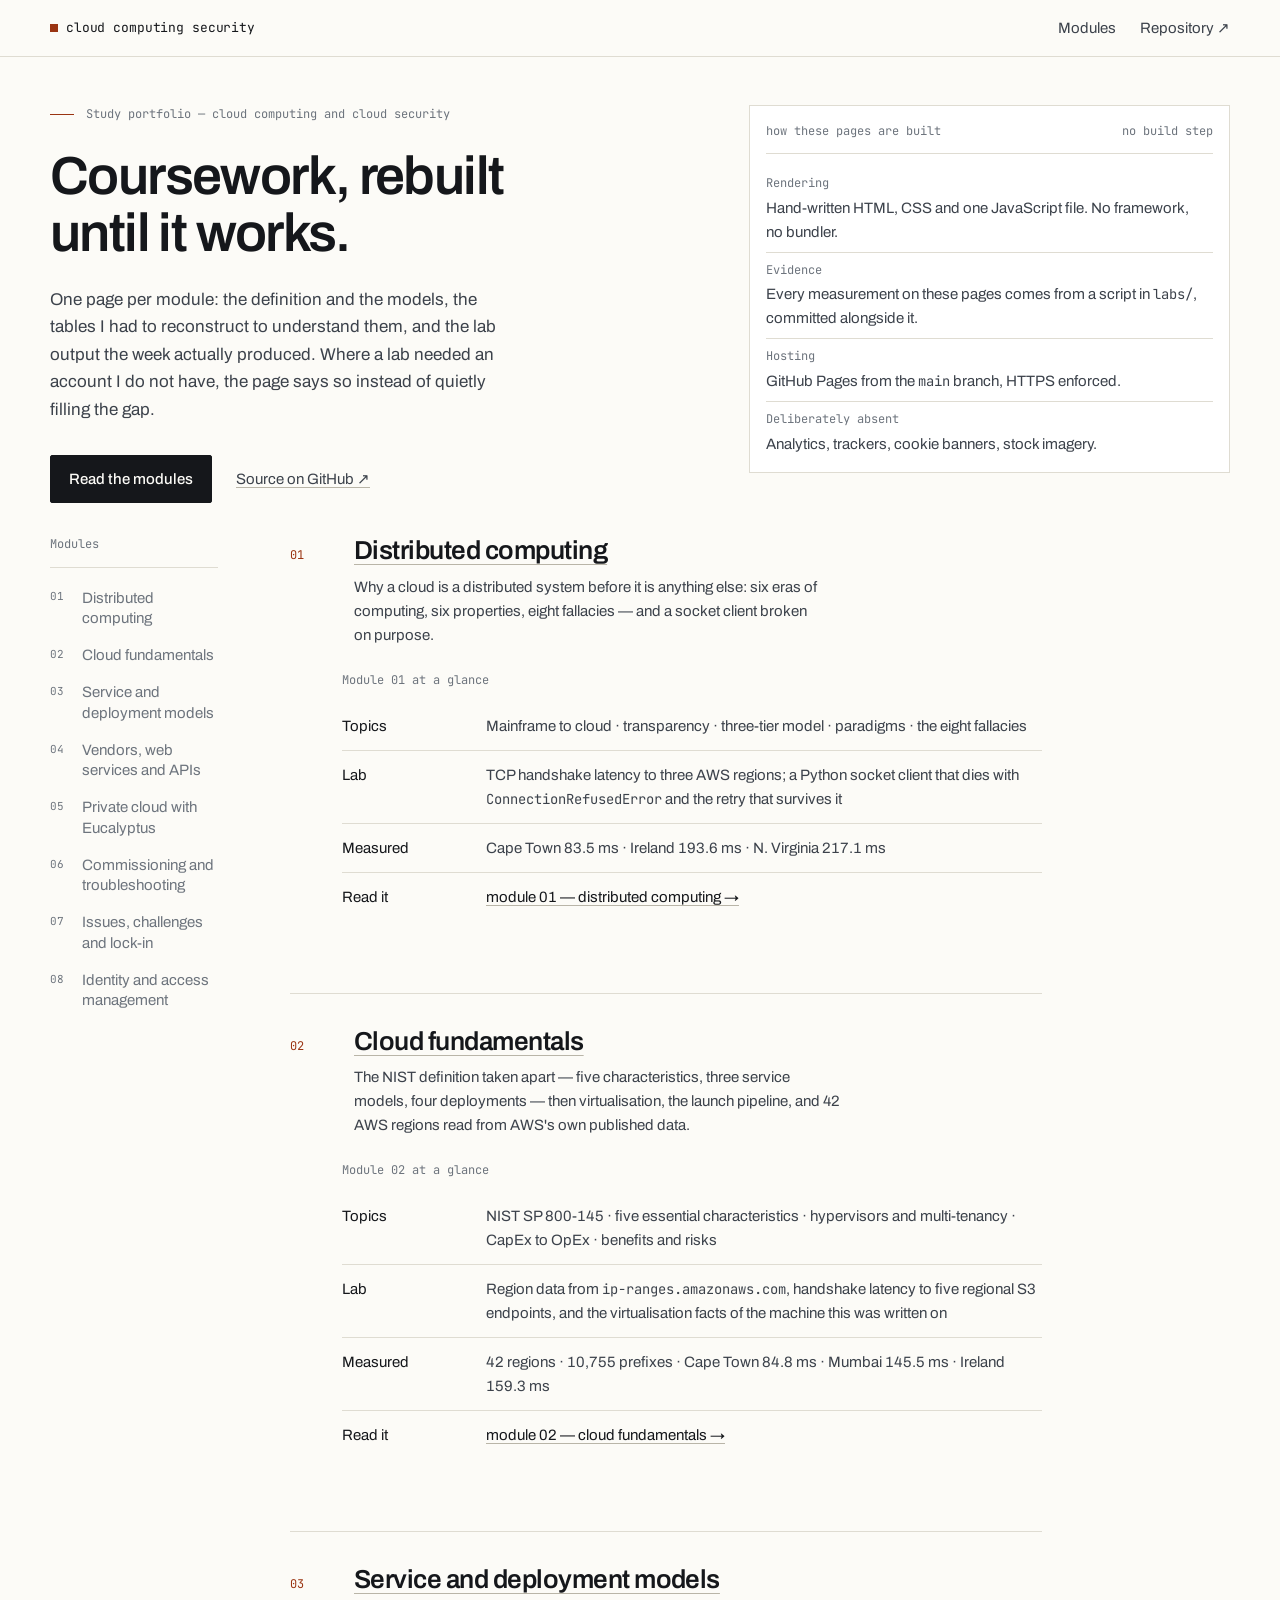
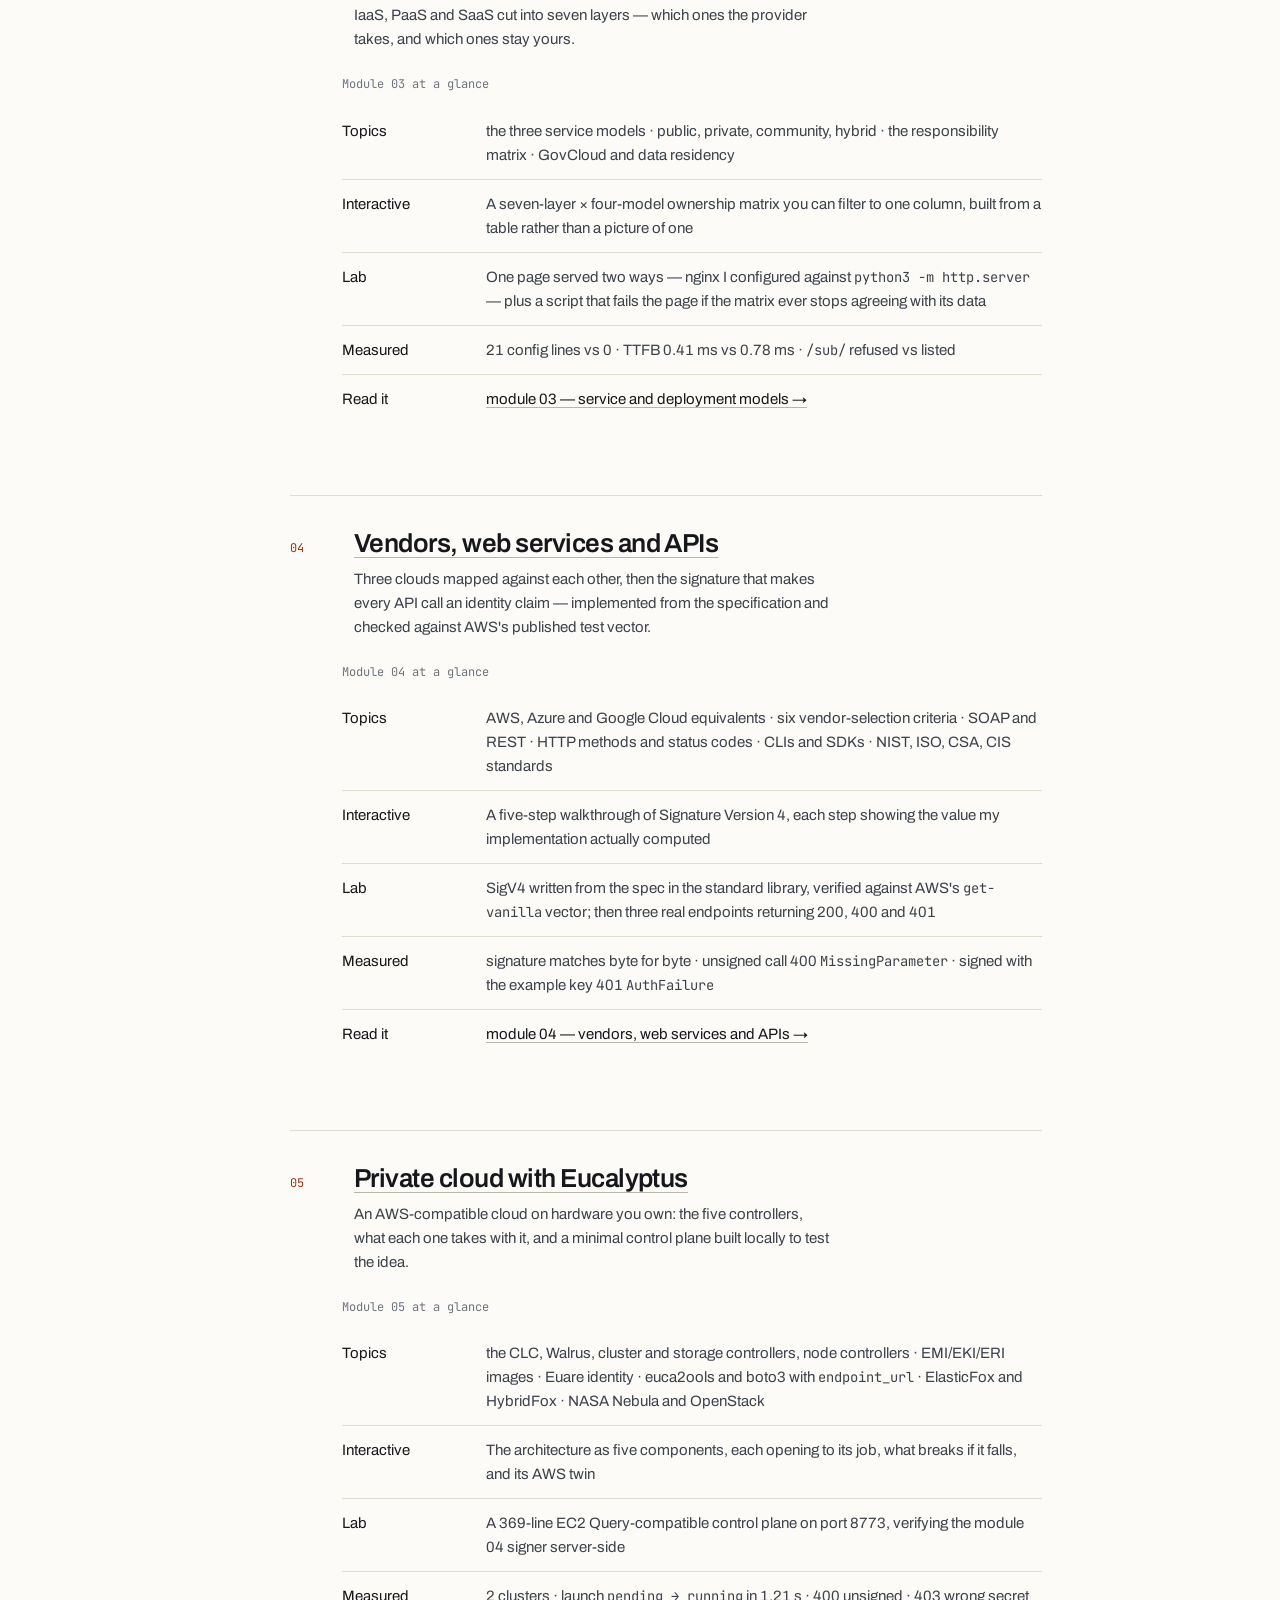
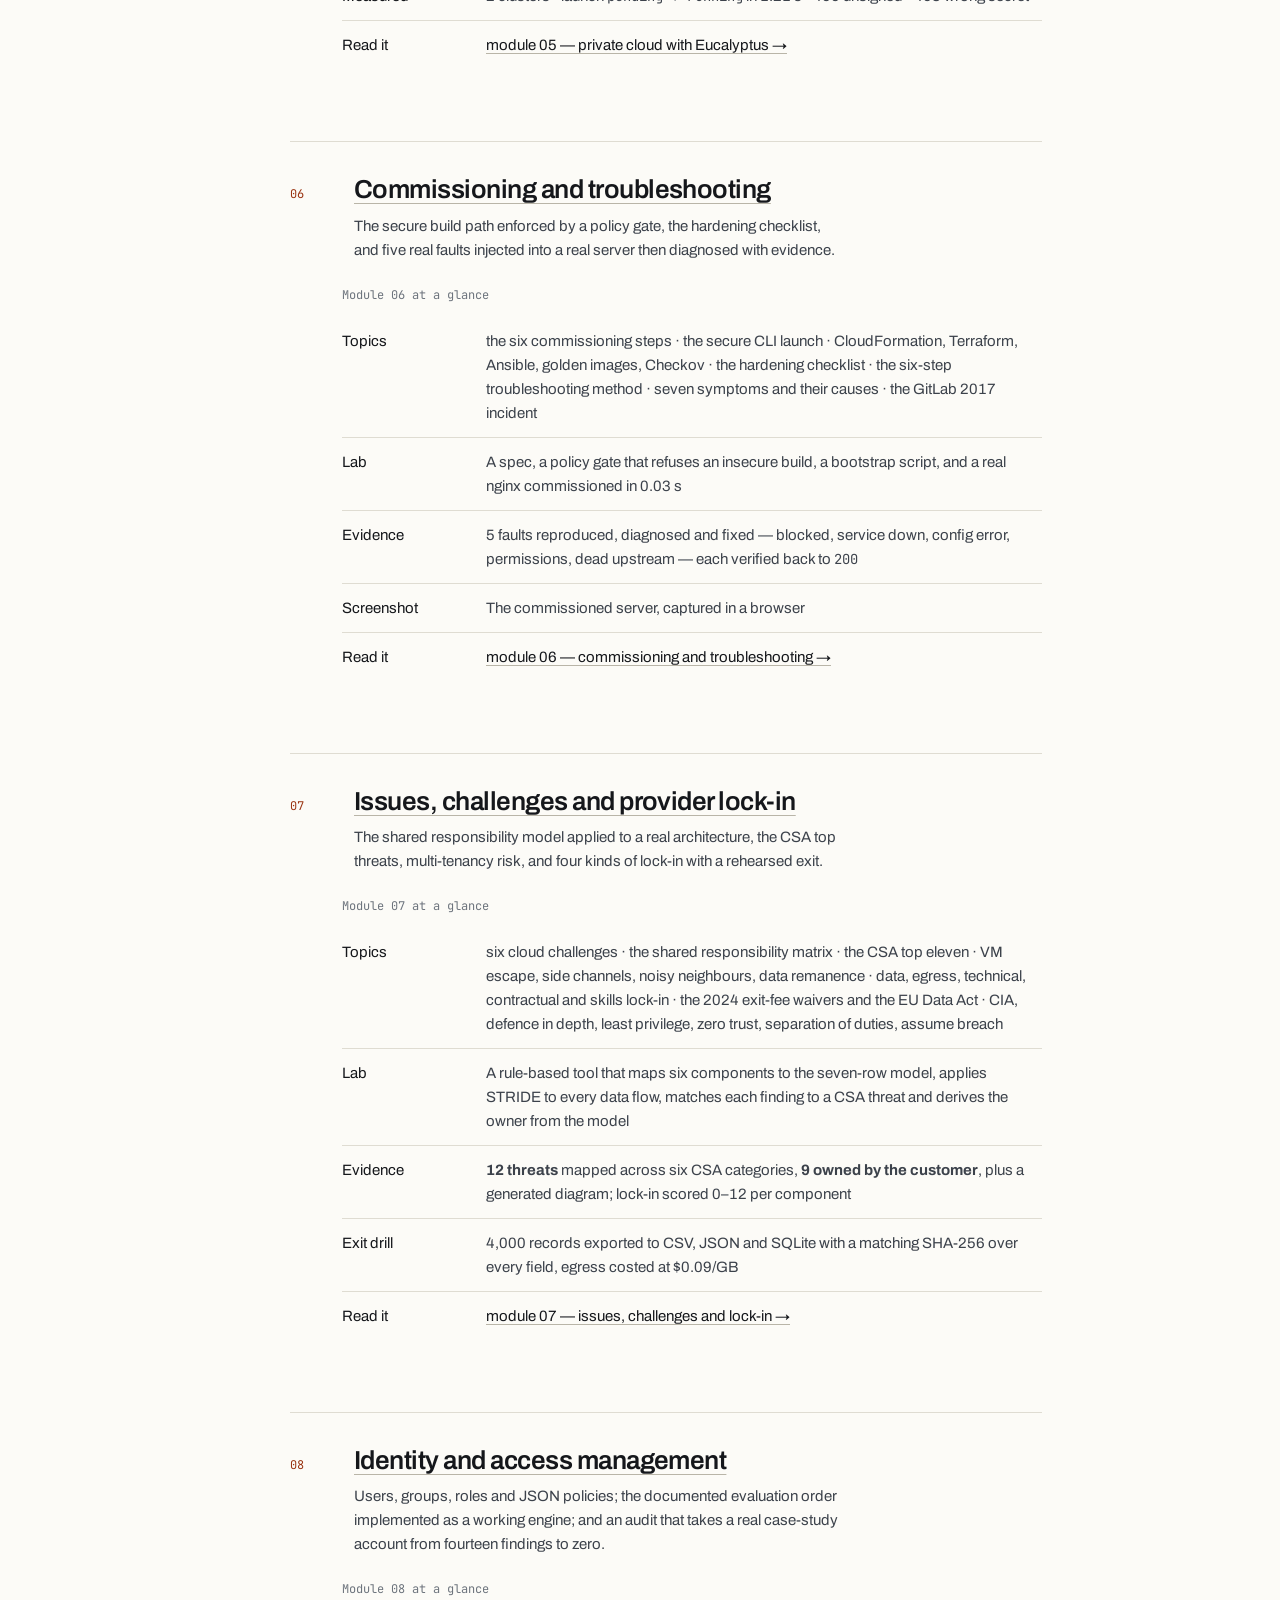
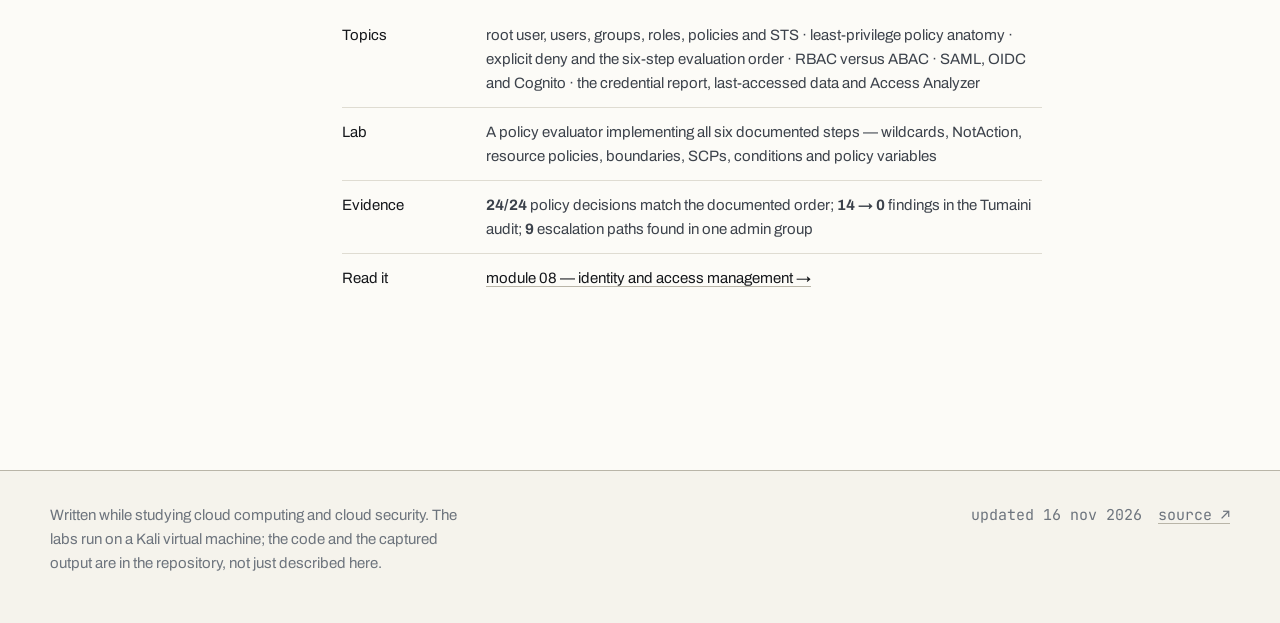
<file: index.html>
<!DOCTYPE html>
<html lang="en">
<head>
<meta charset="utf-8" />
<meta name="viewport" content="width=device-width, initial-scale=1" />
<title>Cloud computing security — study portfolio</title>
<meta name="description" content="A working cloud computing and cloud security portfolio: each module rebuilt as a page with its tables, reasoning and the lab output it produced." />
<link rel="preconnect" href="https://fonts.googleapis.com" />
<link rel="preconnect" href="https://fonts.gstatic.com" crossorigin />
<link href="https://fonts.googleapis.com/css2?family=Archivo:wght@400;500;600&family=Newsreader:opsz,wght@6..72,400;6..72,500&family=JetBrains+Mono:wght@400;500&display=swap" rel="stylesheet" />
<link rel="stylesheet" href="assets/css/styles.css" />
<link rel="icon" href="data:image/svg+xml,<svg xmlns='http://www.w3.org/2000/svg' viewBox='0 0 16 16'><rect width='16' height='16' fill='%2315171b'/><rect x='4' y='4' width='8' height='8' fill='%239a3412'/></svg>" />
</head>
<body id="top">
<a class="skip" href="#modules">Skip to the modules</a>

<header class="topbar">
  <div class="shell topbar__in">
    <a class="wordmark" href="#top"><span class="wordmark__mark" aria-hidden="true"></span>cloud computing security</a>
    <nav class="topbar__nav" aria-label="Page">
      <a href="#modules">Modules</a>
      <a href="https://github.com/mmmmohammed/cloud-computing-security" target="_blank" rel="noopener">Repository ↗</a>
    </nav>
  </div>
</header>

<main>
  <section class="masthead shell site-hero" aria-labelledby="home-title">
    <div>
      <p class="kicker">Study portfolio — cloud computing and cloud security</p>
      <h1 id="home-title">Coursework, rebuilt until it works.</h1>
      <p class="lede">
        One page per module: the definition and the models, the tables I had to reconstruct to understand
        them, and the lab output the week actually produced. Where a lab needed an account I do not have,
        the page says so instead of quietly filling the gap.
      </p>
      <div class="masthead__actions">
        <a class="btn" href="#modules">Read the modules</a>
        <a class="quiet-link" href="https://github.com/mmmmohammed/cloud-computing-security" target="_blank" rel="noopener">Source on GitHub ↗</a>
      </div>
    </div>

    <div class="masthead__aside">
      <div class="defcard">
        <div class="schematic__head"><span>how these pages are built</span><span>no build step</span></div>
        <dl class="factlist">
          <div><dt>Rendering</dt><dd>Hand-written HTML, CSS and one JavaScript file. No framework, no bundler.</dd></div>
          <div><dt>Evidence</dt><dd>Every measurement on these pages comes from a script in <span class="mono">labs/</span>, committed alongside it.</dd></div>
          <div><dt>Hosting</dt><dd>GitHub Pages from the <span class="mono">main</span> branch, HTTPS enforced.</dd></div>
          <div><dt>Deliberately absent</dt><dd>Analytics, trackers, cookie banners, stock imagery.</dd></div>
        </dl>
      </div>
    </div>
  </section>

  <div class="doc shell" id="modules">
    <aside class="toc" aria-label="Modules">
      <p class="toc__title">Modules</p>
      <ol class="toc__list">
        <li><a href="#m01"><span>01</span>Distributed computing</a></li>
        <li><a href="#m02"><span>02</span>Cloud fundamentals</a></li>
        <li><a href="#m03"><span>03</span>Service and deployment models</a></li>
        <li><a href="#m04"><span>04</span>Vendors, web services and APIs</a></li>
        <li><a href="#m05"><span>05</span>Private cloud with Eucalyptus</a></li>
        <li><a href="#m06"><span>06</span>Commissioning and troubleshooting</a></li>
        <li><a href="#m07"><span>07</span>Issues, challenges and lock-in</a></li>
        <li><a href="#m08"><span>08</span>Identity and access management</a></li>
      </ol>
    </aside>

    <div class="doc__main">

      <section class="sec" id="m01" aria-labelledby="m01-h">
        <header class="sec-head">
          <p class="sec-idx">01</p>
          <div>
            <h2 id="m01-h"><a href="module-01/index.html">Distributed computing</a></h2>
            <p>Why a cloud is a distributed system before it is anything else: six eras of computing, six properties, eight fallacies — and a socket client broken on purpose.</p>
          </div>
        </header>
        <div class="sec-body">
          <div class="tbl-wrap">
            <table class="tbl">
              <caption>Module 01 at a glance</caption>
              <tbody>
                <tr>
                  <td style="width:9rem">Topics</td>
                  <td>Mainframe to cloud · transparency · three-tier model · paradigms · the eight fallacies</td>
                </tr>
                <tr>
                  <td>Lab</td>
                  <td>TCP handshake latency to three AWS regions; a Python socket client that dies with <span class="mono">ConnectionRefusedError</span> and the retry that survives it</td>
                </tr>
                <tr>
                  <td>Measured</td>
                  <td>Cape Town 83.5 ms · Ireland 193.6 ms · N. Virginia 217.1 ms</td>
                </tr>
                <tr>
                  <td>Read it</td>
                  <td><a href="module-01/index.html">module 01 — distributed computing →</a></td>
                </tr>
              </tbody>
            </table>
          </div>
        </div>
      </section>

      <section class="sec" id="m02" aria-labelledby="m02-h">
        <header class="sec-head">
          <p class="sec-idx">02</p>
          <div>
            <h2 id="m02-h"><a href="module-02/index.html">Cloud fundamentals</a></h2>
            <p>The NIST definition taken apart — five characteristics, three service models, four deployments — then virtualisation, the launch pipeline, and 42 AWS regions read from AWS's own published data.</p>
          </div>
        </header>
        <div class="sec-body">
          <div class="tbl-wrap">
            <table class="tbl">
              <caption>Module 02 at a glance</caption>
              <tbody>
                <tr>
                  <td style="width:9rem">Topics</td>
                  <td>NIST SP 800-145 · five essential characteristics · hypervisors and multi-tenancy · CapEx to OpEx · benefits and risks</td>
                </tr>
                <tr>
                  <td>Lab</td>
                  <td>Region data from <span class="mono">ip-ranges.amazonaws.com</span>, handshake latency to five regional S3 endpoints, and the virtualisation facts of the machine this was written on</td>
                </tr>
                <tr>
                  <td>Measured</td>
                  <td>42 regions · 10,755 prefixes · Cape Town 84.8 ms · Mumbai 145.5 ms · Ireland 159.3 ms</td>
                </tr>
                <tr>
                  <td>Read it</td>
                  <td><a href="module-02/index.html">module 02 — cloud fundamentals →</a></td>
                </tr>
              </tbody>
            </table>
          </div>
        </div>
      </section>

      <section class="sec" id="m03" aria-labelledby="m03-h">
        <header class="sec-head">
          <p class="sec-idx">03</p>
          <div>
            <h2 id="m03-h"><a href="module-03/index.html">Service and deployment models</a></h2>
            <p>IaaS, PaaS and SaaS cut into seven layers — which ones the provider takes, and which ones stay yours.</p>
          </div>
        </header>
        <div class="sec-body">
          <div class="tbl-wrap">
            <table class="tbl">
              <caption>Module 03 at a glance</caption>
              <tbody>
                <tr>
                  <td style="width:9rem">Topics</td>
                  <td>the three service models · public, private, community, hybrid · the responsibility matrix · GovCloud and data residency</td>
                </tr>
                <tr>
                  <td>Interactive</td>
                  <td>A seven-layer × four-model ownership matrix you can filter to one column, built from a table rather than a picture of one</td>
                </tr>
                <tr>
                  <td>Lab</td>
                  <td>One page served two ways — nginx I configured against <span class="mono">python3 -m http.server</span> — plus a script that fails the page if the matrix ever stops agreeing with its data</td>
                </tr>
                <tr>
                  <td>Measured</td>
                  <td>21 config lines vs 0 · TTFB 0.41 ms vs 0.78 ms · <span class="mono">/sub/</span> refused vs listed</td>
                </tr>
                <tr>
                  <td>Read it</td>
                  <td><a href="module-03/index.html">module 03 — service and deployment models →</a></td>
                </tr>
              </tbody>
            </table>
          </div>
        </div>
      </section>

      <section class="sec" id="m04" aria-labelledby="m04-h">
        <header class="sec-head">
          <p class="sec-idx">04</p>
          <div>
            <h2 id="m04-h"><a href="module-04/index.html">Vendors, web services and APIs</a></h2>
            <p>Three clouds mapped against each other, then the signature that makes every API call an identity claim — implemented from the specification and checked against AWS's published test vector.</p>
          </div>
        </header>
        <div class="sec-body">
          <div class="tbl-wrap">
            <table class="tbl">
              <caption>Module 04 at a glance</caption>
              <tbody>
                <tr>
                  <td style="width:9rem">Topics</td>
                  <td>AWS, Azure and Google Cloud equivalents · six vendor-selection criteria · SOAP and REST · HTTP methods and status codes · CLIs and SDKs · NIST, ISO, CSA, CIS standards</td>
                </tr>
                <tr>
                  <td>Interactive</td>
                  <td>A five-step walkthrough of Signature Version 4, each step showing the value my implementation actually computed</td>
                </tr>
                <tr>
                  <td>Lab</td>
                  <td>SigV4 written from the spec in the standard library, verified against AWS's <span class="mono">get-vanilla</span> vector; then three real endpoints returning 200, 400 and 401</td>
                </tr>
                <tr>
                  <td>Measured</td>
                  <td>signature matches byte for byte · unsigned call 400 <span class="mono">MissingParameter</span> · signed with the example key 401 <span class="mono">AuthFailure</span></td>
                </tr>
                <tr>
                  <td>Read it</td>
                  <td><a href="module-04/index.html">module 04 — vendors, web services and APIs →</a></td>
                </tr>
              </tbody>
            </table>
          </div>
        </div>
      </section>

      <section class="sec" id="m05" aria-labelledby="m05-h">
        <header class="sec-head">
          <p class="sec-idx">05</p>
          <div>
            <h2 id="m05-h"><a href="module-05/index.html">Private cloud with Eucalyptus</a></h2>
            <p>An AWS-compatible cloud on hardware you own: the five controllers, what each one takes with it, and a minimal control plane built locally to test the idea.</p>
          </div>
        </header>
        <div class="sec-body">
          <div class="tbl-wrap">
            <table class="tbl">
              <caption>Module 05 at a glance</caption>
              <tbody>
                <tr>
                  <td style="width:9rem">Topics</td>
                  <td>the CLC, Walrus, cluster and storage controllers, node controllers · EMI/EKI/ERI images · Euare identity · euca2ools and boto3 with <span class="mono">endpoint_url</span> · ElasticFox and HybridFox · NASA Nebula and OpenStack</td>
                </tr>
                <tr>
                  <td>Interactive</td>
                  <td>The architecture as five components, each opening to its job, what breaks if it falls, and its AWS twin</td>
                </tr>
                <tr>
                  <td>Lab</td>
                  <td>A 369-line EC2 Query-compatible control plane on port 8773, verifying the module 04 signer server-side</td>
                </tr>
                <tr>
                  <td>Measured</td>
                  <td>2 clusters · launch <span class="mono">pending → running</span> in 1.21 s · 400 unsigned · 403 wrong secret</td>
                </tr>
                <tr>
                  <td>Read it</td>
                  <td><a href="module-05/index.html">module 05 — private cloud with Eucalyptus →</a></td>
                </tr>
              </tbody>
            </table>
          </div>
        </div>
      </section>

      <section class="sec" id="m06" aria-labelledby="m06-h">
        <header class="sec-head">
          <p class="sec-idx">06</p>
          <div>
            <h2 id="m06-h"><a href="module-06/index.html">Commissioning and troubleshooting</a></h2>
            <p>The secure build path enforced by a policy gate, the hardening checklist, and five real faults injected into a real server then diagnosed with evidence.</p>
          </div>
        </header>
        <div class="sec-body">
          <div class="tbl-wrap">
            <table class="tbl">
              <caption>Module 06 at a glance</caption>
              <tbody>
                <tr>
                  <td style="width:9rem">Topics</td>
                  <td>the six commissioning steps · the secure CLI launch · CloudFormation, Terraform, Ansible, golden images, Checkov · the hardening checklist · the six-step troubleshooting method · seven symptoms and their causes · the GitLab 2017 incident</td>
                </tr>
                <tr>
                  <td>Lab</td>
                  <td>A spec, a policy gate that refuses an insecure build, a bootstrap script, and a real nginx commissioned in 0.03 s</td>
                </tr>
                <tr>
                  <td>Evidence</td>
                  <td>5 faults reproduced, diagnosed and fixed — blocked, service down, config error, permissions, dead upstream — each verified back to <span class="mono">200</span></td>
                </tr>
                <tr>
                  <td>Screenshot</td>
                  <td>The commissioned server, captured in a browser</td>
                </tr>
                <tr>
                  <td>Read it</td>
                  <td><a href="module-06/index.html">module 06 — commissioning and troubleshooting →</a></td>
                </tr>
              </tbody>
            </table>
          </div>
        </div>
      </section>

      <section class="sec" id="m07" aria-labelledby="m07-h">
        <header class="sec-head">
          <p class="sec-idx">07</p>
          <div>
            <h2 id="m07-h"><a href="module-07/index.html">Issues, challenges and provider lock-in</a></h2>
            <p>The shared responsibility model applied to a real architecture, the CSA top threats, multi-tenancy risk, and four kinds of lock-in with a rehearsed exit.</p>
          </div>
        </header>
        <div class="sec-body">
          <div class="tbl-wrap">
            <table class="tbl">
              <caption>Module 07 at a glance</caption>
              <tbody>
                <tr>
                  <td style="width:9rem">Topics</td>
                  <td>six cloud challenges · the shared responsibility matrix · the CSA top eleven · VM escape, side channels, noisy neighbours, data remanence · data, egress, technical, contractual and skills lock-in · the 2024 exit-fee waivers and the EU Data Act · CIA, defence in depth, least privilege, zero trust, separation of duties, assume breach</td>
                </tr>
                <tr>
                  <td>Lab</td>
                  <td>A rule-based tool that maps six components to the seven-row model, applies STRIDE to every data flow, matches each finding to a CSA threat and derives the owner from the model</td>
                </tr>
                <tr>
                  <td>Evidence</td>
                  <td><b>12 threats</b> mapped across six CSA categories, <b>9 owned by the customer</b>, plus a generated diagram; lock-in scored 0–12 per component</td>
                </tr>
                <tr>
                  <td>Exit drill</td>
                  <td>4,000 records exported to CSV, JSON and SQLite with a matching SHA-256 over every field, egress costed at $0.09/GB</td>
                </tr>
                <tr>
                  <td>Read it</td>
                  <td><a href="module-07/index.html">module 07 — issues, challenges and lock-in →</a></td>
                </tr>
              </tbody>
            </table>
          </div>
        </div>
      </section>

      <section class="sec" id="m08" aria-labelledby="m08-h">
        <header class="sec-head">
          <p class="sec-idx">08</p>
          <div>
            <h2 id="m08-h"><a href="module-08/index.html">Identity and access management</a></h2>
            <p>Users, groups, roles and JSON policies; the documented evaluation order implemented as a working engine; and an audit that takes a real case-study account from fourteen findings to zero.</p>
          </div>
        </header>
        <div class="sec-body">
          <div class="tbl-wrap">
            <table class="tbl">
              <caption>Module 08 at a glance</caption>
              <tbody>
                <tr>
                  <td style="width:9rem">Topics</td>
                  <td>root user, users, groups, roles, policies and STS · least-privilege policy anatomy · explicit deny and the six-step evaluation order · RBAC versus ABAC · SAML, OIDC and Cognito · the credential report, last-accessed data and Access Analyzer</td>
                </tr>
                <tr>
                  <td>Lab</td>
                  <td>A policy evaluator implementing all six documented steps — wildcards, NotAction, resource policies, boundaries, SCPs, conditions and policy variables</td>
                </tr>
                <tr>
                  <td>Evidence</td>
                  <td><b>24/24</b> policy decisions match the documented order; <b>14 → 0</b> findings in the Tumaini audit; <b>9</b> escalation paths found in one admin group</td>
                </tr>
                <tr>
                  <td>Read it</td>
                  <td><a href="module-08/index.html">module 08 — identity and access management →</a></td>
                </tr>
              </tbody>
            </table>
          </div>
        </div>
      </section>

    </div>
  </div>
</main>

<footer class="foot">
  <div class="shell foot__in">
    <p>
      Written while studying cloud computing and cloud security. The labs run on a Kali virtual machine;
      the code and the captured output are in the repository, not just described here.
    </p>
    <p class="foot__meta">
      <span>updated 16 nov 2026</span>
      <a href="https://github.com/mmmmohammed/cloud-computing-security" target="_blank" rel="noopener">source ↗</a>
    </p>
  </div>
</footer>

<script src="assets/js/main.js" defer></script>
</body>
</html>
</file>
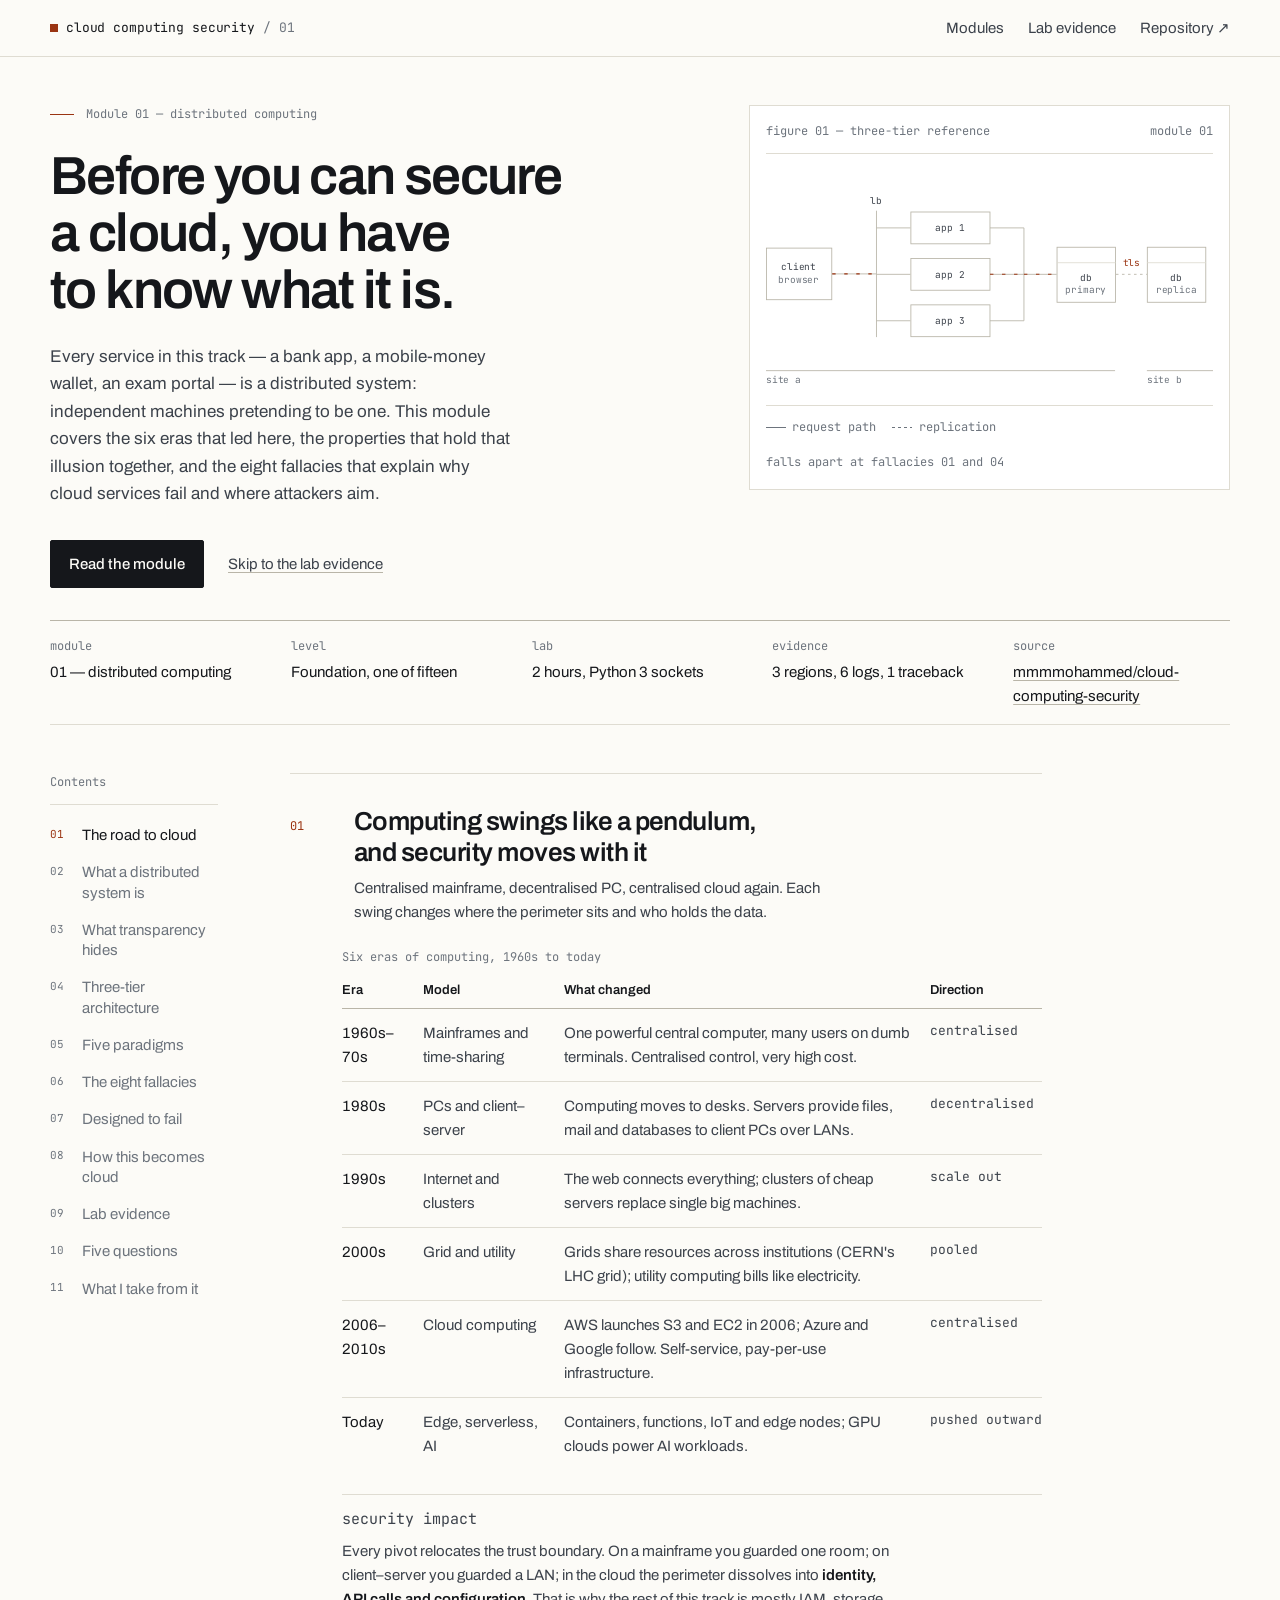
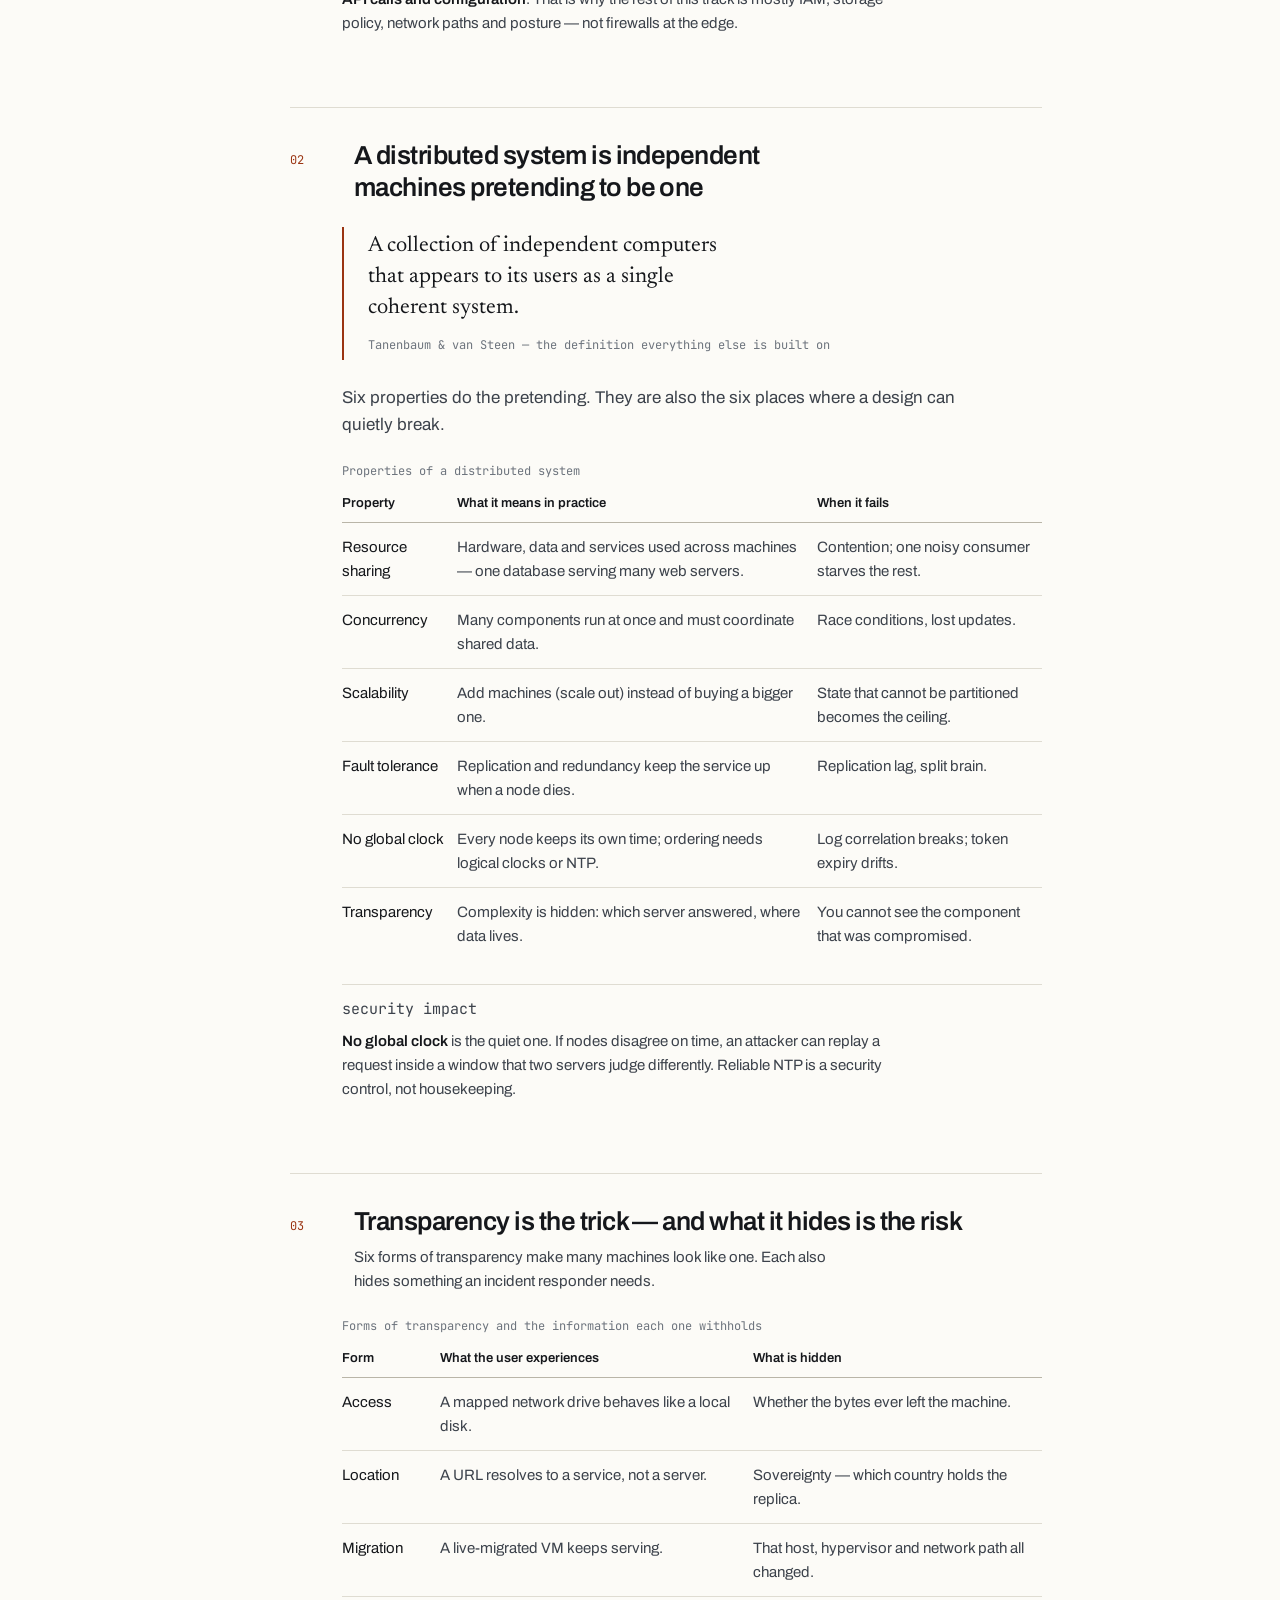
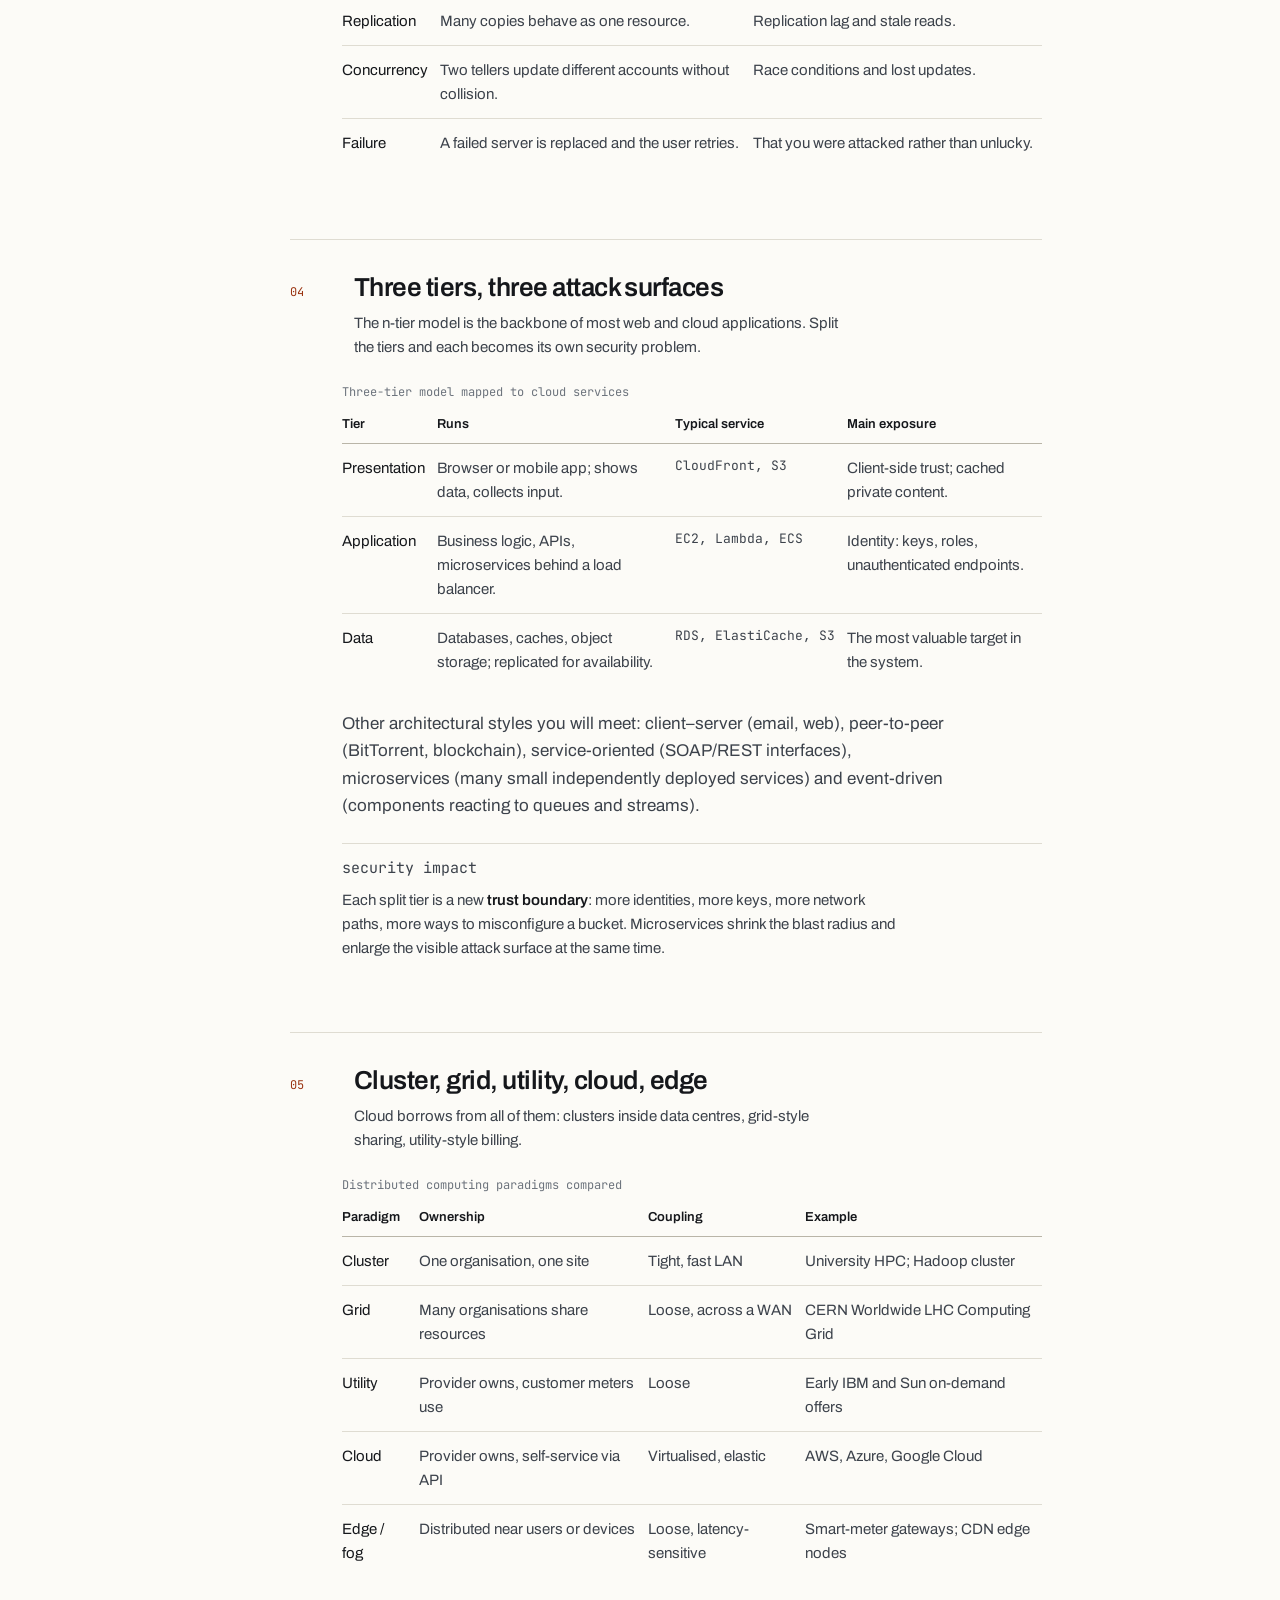
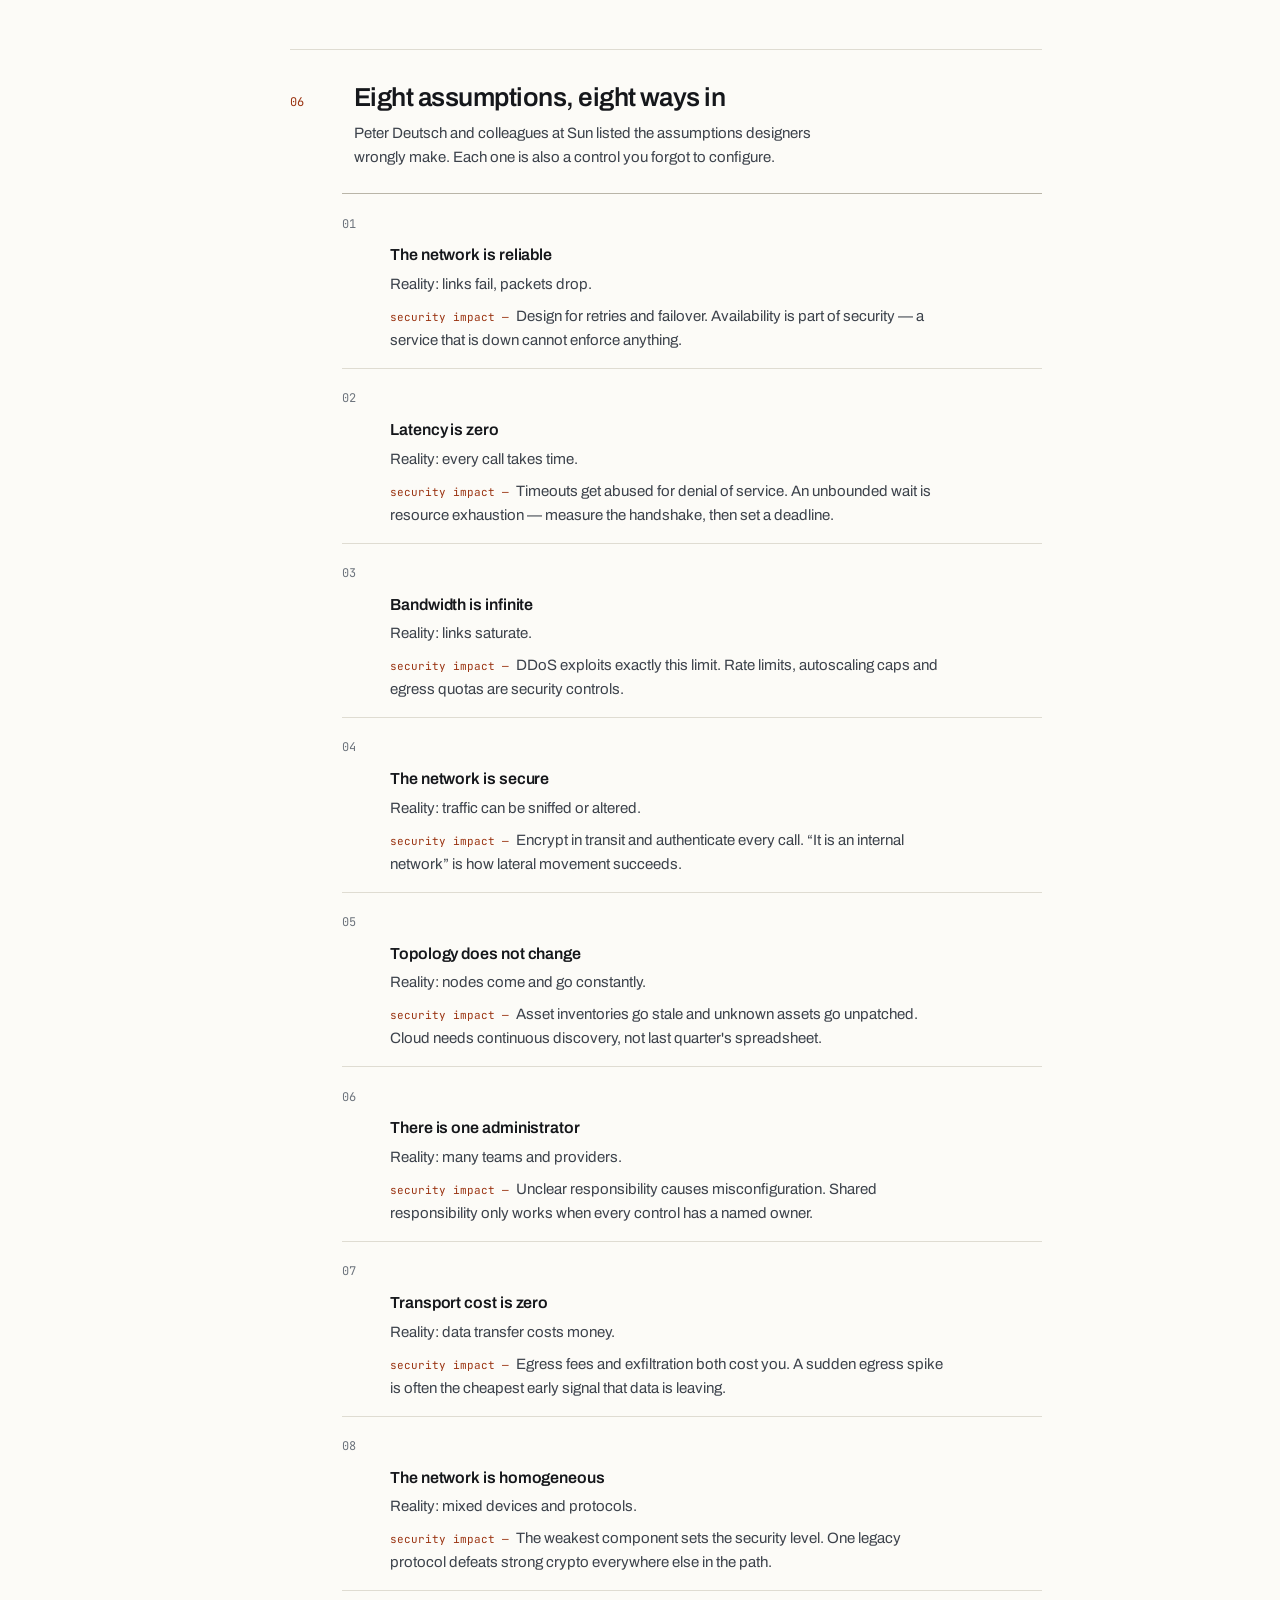
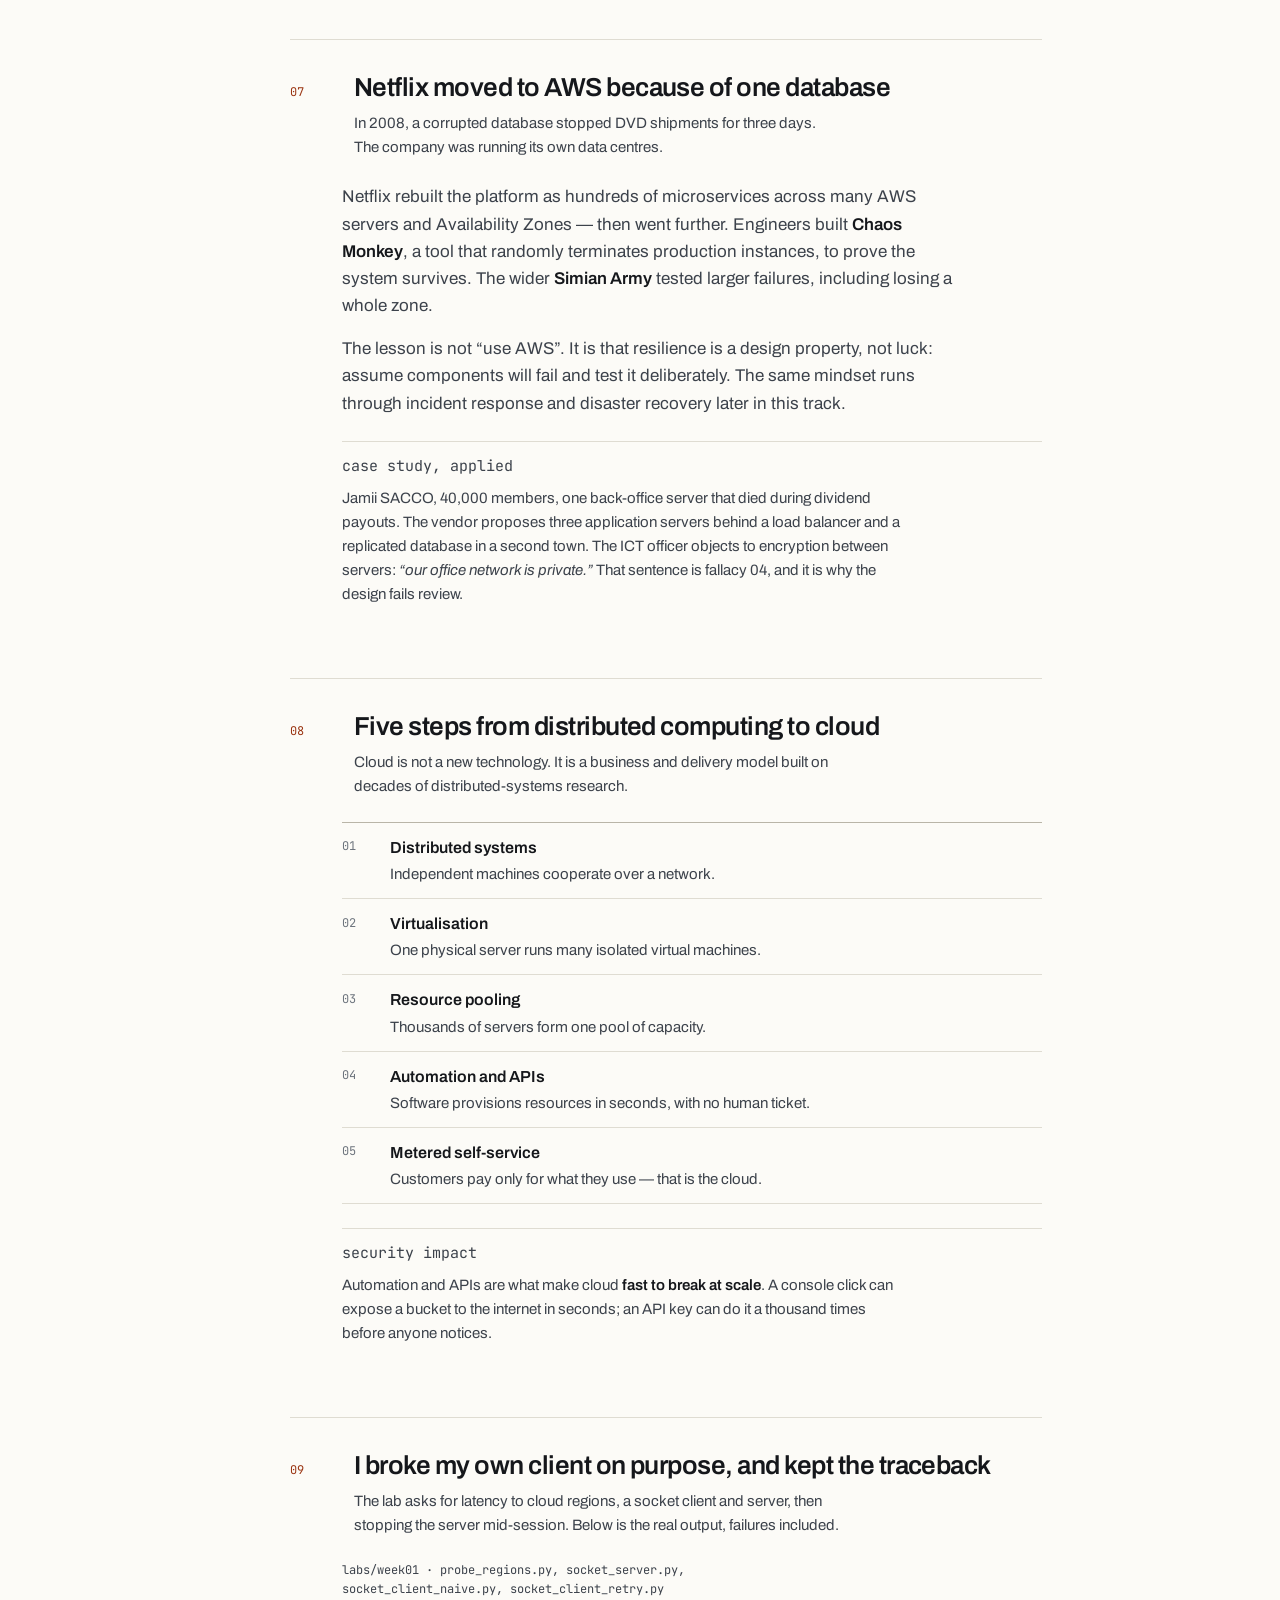
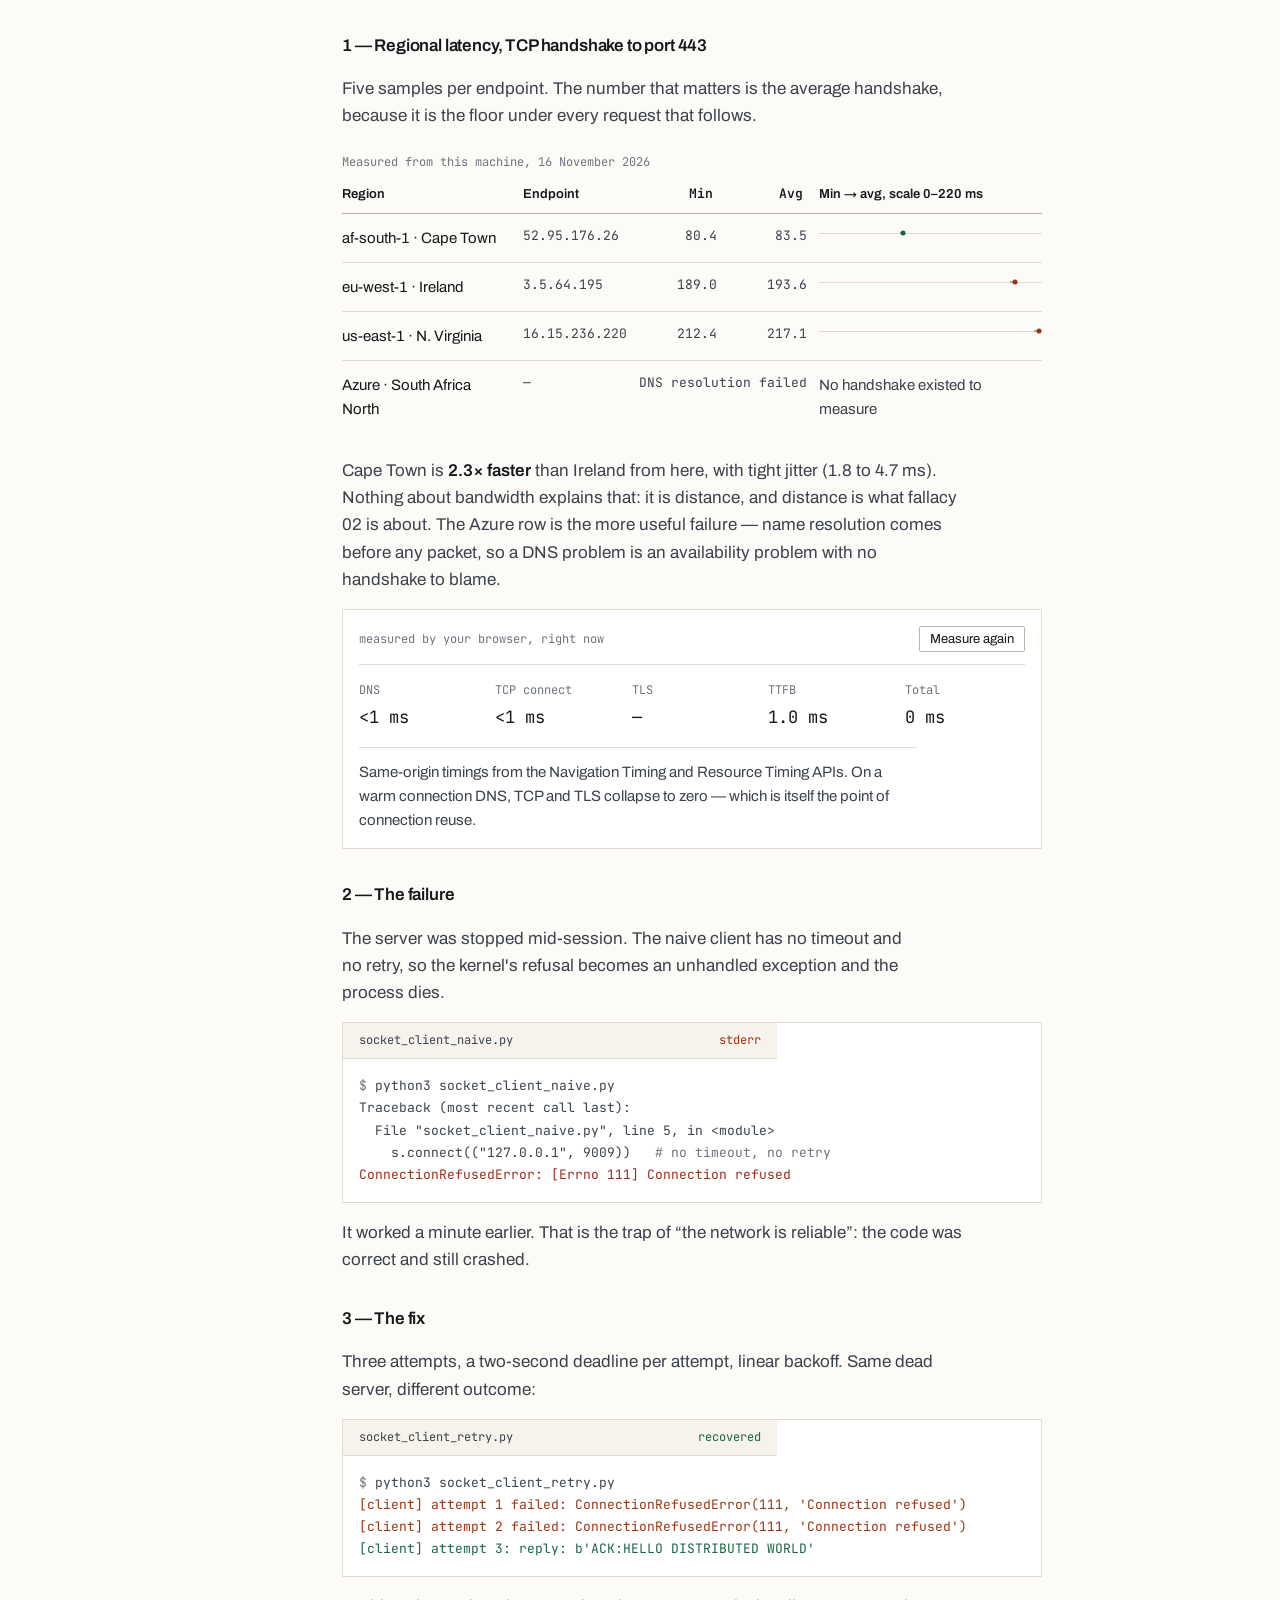
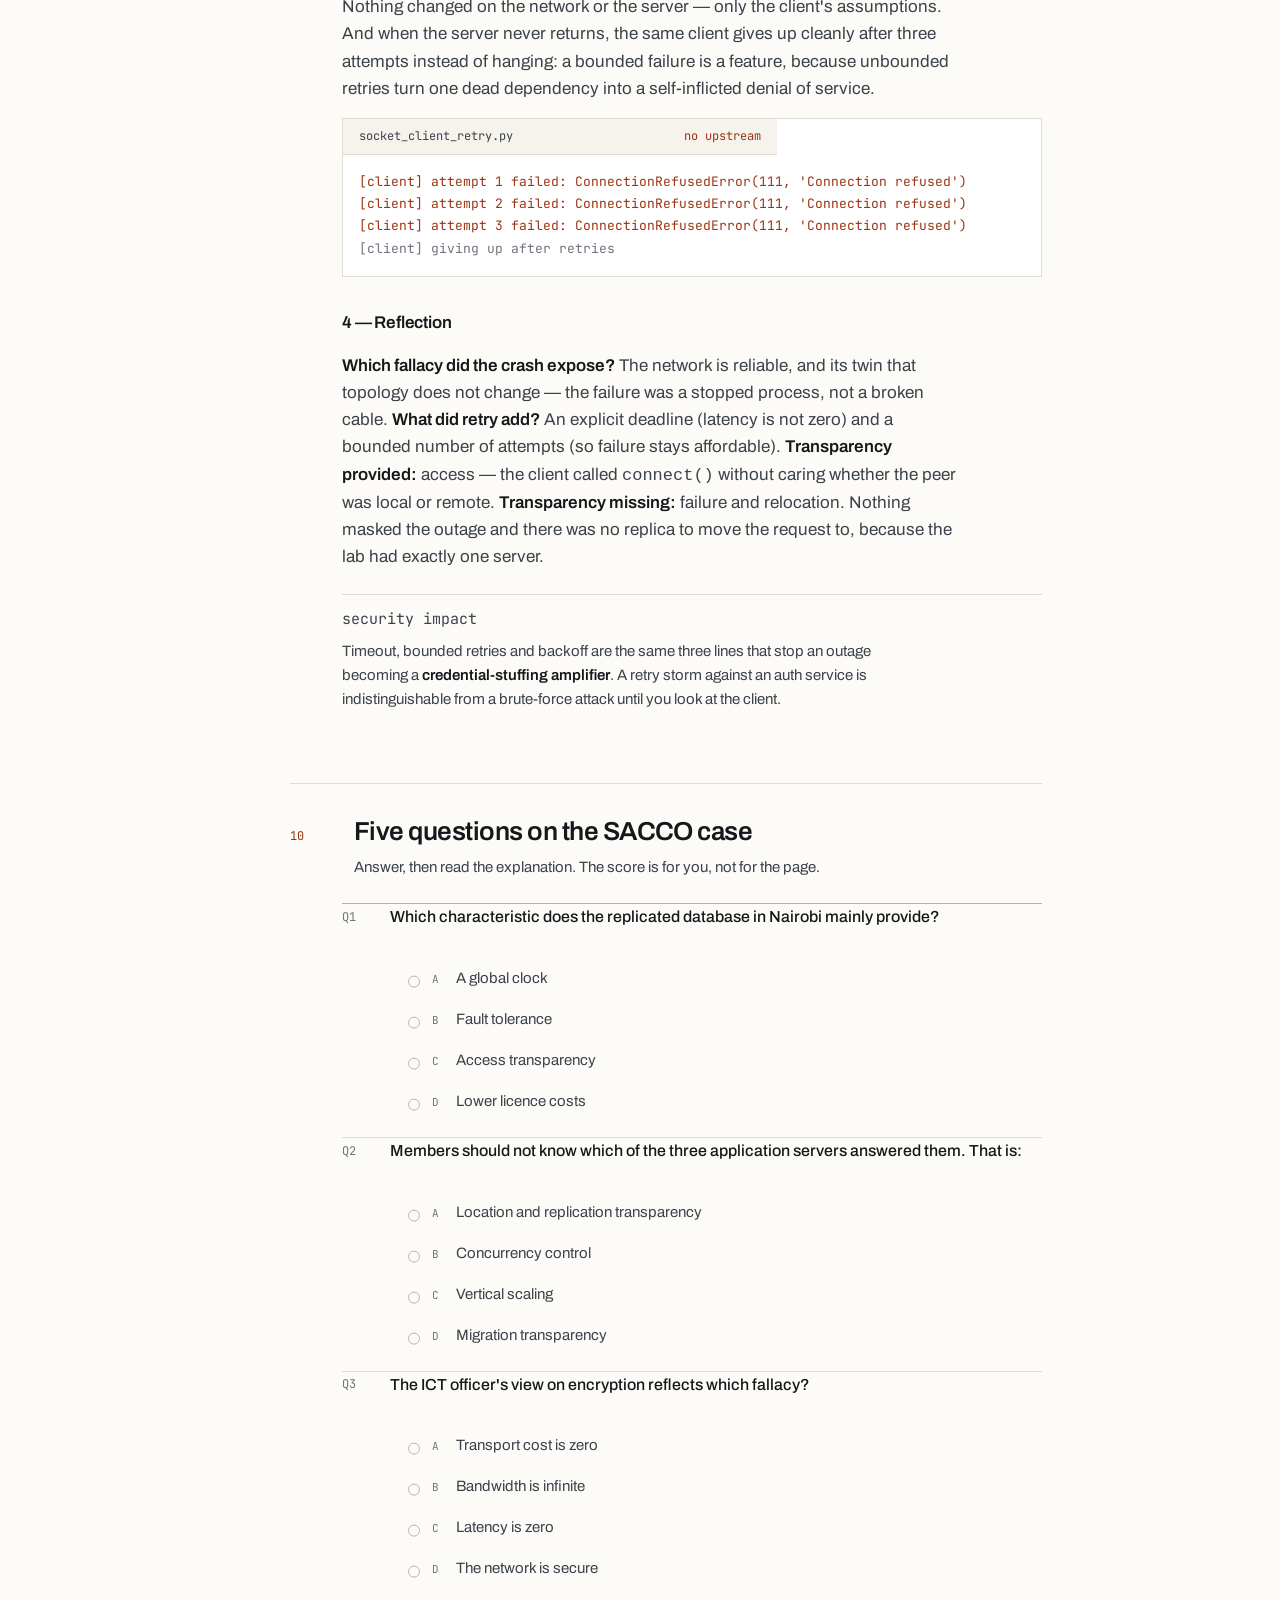
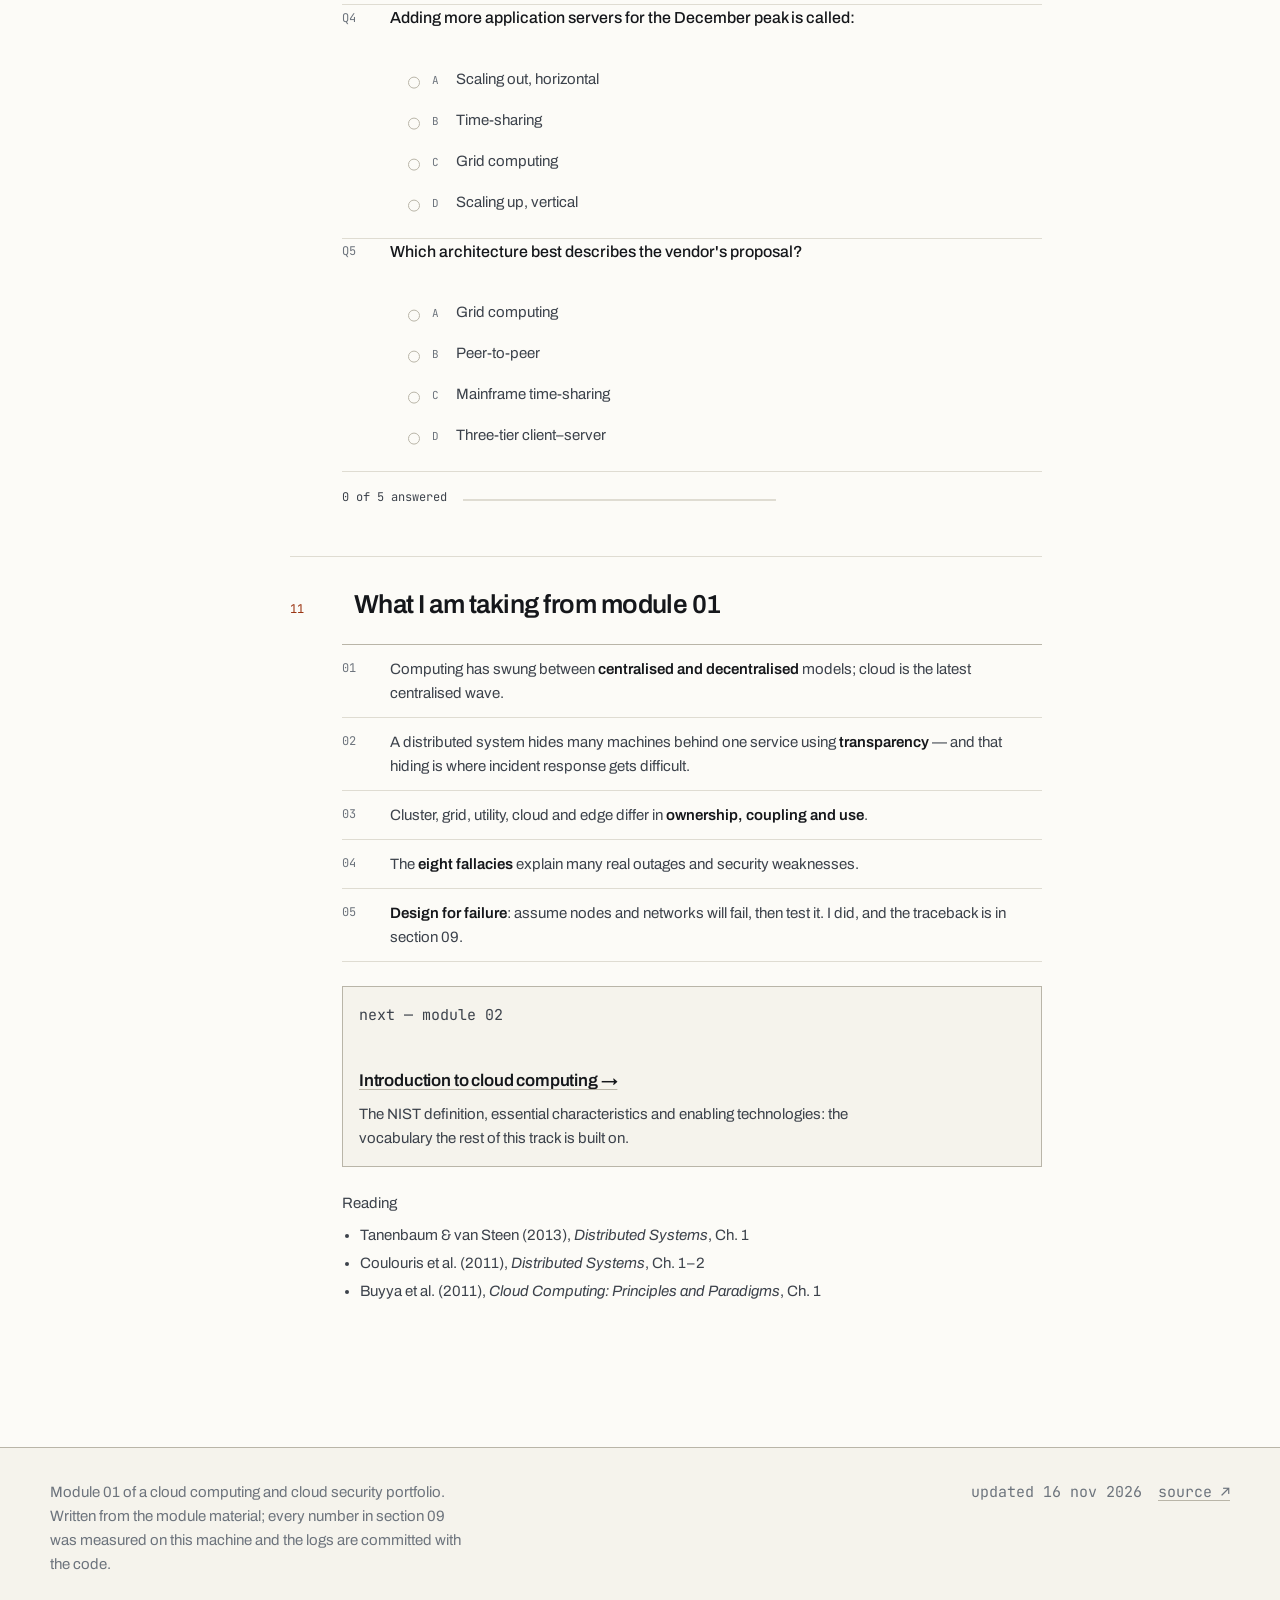
<file: module-01/index.html>
<!DOCTYPE html>
<html lang="en">
<head>
<meta charset="utf-8" />
<meta name="viewport" content="width=device-width, initial-scale=1" />
<title>Module 01 — Distributed computing · Cloud computing security</title>
<meta name="description" content="Module 01 of a cloud computing security portfolio: the six eras of computing, the properties and transparency of distributed systems, the eight fallacies, and a socket lab that fails on purpose." />
<link rel="preconnect" href="https://fonts.googleapis.com" />
<link rel="preconnect" href="https://fonts.gstatic.com" crossorigin />
<link href="https://fonts.googleapis.com/css2?family=Archivo:wght@400;500;600&family=Newsreader:opsz,wght@6..72,400;6..72,500&family=JetBrains+Mono:wght@400;500&display=swap" rel="stylesheet" />
<link rel="stylesheet" href="../assets/css/styles.css" />
<link rel="icon" href="data:image/svg+xml,<svg xmlns='http://www.w3.org/2000/svg' viewBox='0 0 16 16'><rect width='16' height='16' fill='%2315171b'/><rect x='4' y='4' width='8' height='8' fill='%239a3412'/></svg>" />
</head>
<body id="top">
<a class="skip" href="#doc">Skip to contents</a>

<div class="progress" aria-hidden="true"><span class="progress__bar" id="progress"></span></div>

<header class="topbar">
  <div class="shell topbar__in">
    <a class="wordmark" href="../index.html"><span class="wordmark__mark" aria-hidden="true"></span>cloud computing security <span>/ 01</span></a>
    <nav class="topbar__nav" aria-label="Page">
      <a href="../index.html">Modules</a>
      <a href="#lab">Lab evidence</a>
      <a href="https://github.com/mmmmohammed/cloud-computing-security" target="_blank" rel="noopener">Repository ↗</a>
    </nav>
  </div>
</header>

<main>
  <!-- ======================================================== masthead === -->
  <section class="masthead shell" aria-labelledby="page-title">
    <div>
      <p class="kicker">Module 01 — distributed computing</p>
      <h1 id="page-title">Before you can secure a cloud, you have to know what it is.</h1>
      <p class="lede">
        Every service in this track — a bank app, a mobile-money wallet, an exam portal — is a distributed
        system: independent machines pretending to be one. This module covers the six eras that led here, the
        properties that hold that illusion together, and the eight fallacies that explain why cloud services
        fail and where attackers aim.
      </p>
      <div class="masthead__actions">
        <a class="btn" href="#eras">Read the module</a>
        <a class="quiet-link" href="#lab">Skip to the lab evidence</a>
      </div>
    </div>

    <div class="masthead__aside">
      <figure class="schematic">
        <div class="schematic__head">
          <span>figure 01 — three-tier reference</span>
          <span>module 01</span>
        </div>
        <svg viewBox="0 0 520 264" role="img" aria-label="Schematic: a browser reaches a load balancer that distributes requests to three application servers, which read and write a primary database; a dashed replication link connects the primary to a replica in a second site.">
          <!-- client -->
          <rect class="node" x="0.5" y="95.5" width="76" height="60" />
          <text class="svg-label svg-label--ink" x="38" y="121" text-anchor="middle">client</text>
          <text class="svg-label" x="38" y="136" text-anchor="middle">browser</text>

          <!-- client to lb -->
          <line class="wire" x1="77" y1="125.5" x2="128" y2="125.5" />
          <path class="flow" d="M77 125.5 H128" />

          <!-- load balancer -->
          <line class="wire" x1="128.5" y1="52" x2="128.5" y2="199" />
          <text class="svg-label svg-label--ink" x="128" y="44" text-anchor="middle">lb</text>

          <!-- apps -->
          <line class="wire" x1="128.5" y1="72" x2="168" y2="72" />
          <line class="wire" x1="128.5" y1="126" x2="168" y2="126" />
          <line class="wire" x1="128.5" y1="180" x2="168" y2="180" />
          <rect class="node" x="168.5" y="53.5" width="92" height="37" />
          <rect class="node" x="168.5" y="107.5" width="92" height="37" />
          <rect class="node" x="168.5" y="161.5" width="92" height="37" />
          <text class="svg-label svg-label--ink" x="214" y="76" text-anchor="middle">app 1</text>
          <text class="svg-label svg-label--ink" x="214" y="130" text-anchor="middle">app 2</text>
          <text class="svg-label svg-label--ink" x="214" y="184" text-anchor="middle">app 3</text>

          <!-- bus to database -->
          <line class="wire" x1="260.5" y1="72" x2="300" y2="72" />
          <line class="wire" x1="260.5" y1="126" x2="300" y2="126" />
          <line class="wire" x1="260.5" y1="180" x2="300" y2="180" />
          <line class="wire" x1="300" y1="72" x2="300" y2="180" />
          <line class="wire" x1="300" y1="126" x2="338" y2="126" />
          <path class="flow" d="M260.5 126 H300" />
          <path class="flow" d="M300 126 H338" />

          <!-- primary db -->
          <rect class="node" x="338.5" y="94.5" width="68" height="64" />
          <line class="node-line" x1="338.5" y1="112.5" x2="406.5" y2="112.5" />
          <text class="svg-label svg-label--ink" x="372" y="134" text-anchor="middle">db</text>
          <text class="svg-label" x="372" y="148" text-anchor="middle">primary</text>

          <!-- replication -->
          <line class="wire wire--repl" x1="407" y1="126" x2="443" y2="126" />
          <text class="svg-label svg-label--accent" x="425" y="116" text-anchor="middle">tls</text>

          <!-- replica db -->
          <rect class="node" x="443.5" y="94.5" width="68" height="64" />
          <line class="node-line" x1="443.5" y1="112.5" x2="511.5" y2="112.5" />
          <text class="svg-label svg-label--ink" x="477" y="134" text-anchor="middle">db</text>
          <text class="svg-label" x="477" y="148" text-anchor="middle">replica</text>

          <!-- site markers -->
          <line class="wire" x1="0" y1="238" x2="406" y2="238" />
          <text class="svg-label" x="0" y="252">site a</text>
          <line class="wire" x1="443" y1="238" x2="520" y2="238" />
          <text class="svg-label" x="443" y="252">site b</text>
        </svg>
        <figcaption class="schematic__legend">
          <span class="legend-item"><span class="legend-line" aria-hidden="true"></span>request path</span>
          <span class="legend-item"><span class="legend-line legend-line--dash" aria-hidden="true"></span>replication</span>
          <span class="legend-item">falls apart at fallacies 01 and 04</span>
        </figcaption>
      </figure>
    </div>
  </section>

  <!-- ===================================================== meta strip === -->
  <div class="shell">
    <dl class="meta-strip">
      <div>
        <dt>module</dt>
        <dd>01 — distributed computing</dd>
      </div>
      <div>
        <dt>level</dt>
        <dd>Foundation, one of fifteen</dd>
      </div>
      <div>
        <dt>lab</dt>
        <dd>2 hours, Python 3 sockets</dd>
      </div>
      <div>
        <dt>evidence</dt>
        <dd>3 regions, 6 logs, 1 traceback</dd>
      </div>
      <div>
        <dt>source</dt>
        <dd><a href="https://github.com/mmmmohammed/cloud-computing-security" target="_blank" rel="noopener">mmmmohammed/cloud-computing-security</a></dd>
      </div>
    </dl>
  </div>

  <!-- =========================================================== doc ==== -->
  <div class="doc shell" id="doc">
    <aside class="toc" aria-label="Contents">
      <p class="toc__title">Contents</p>
      <ol class="toc__list">
        <li><a href="#eras" data-spy><span>01</span>The road to cloud</a></li>
        <li><a href="#system" data-spy><span>02</span>What a distributed system is</a></li>
        <li><a href="#transparency" data-spy><span>03</span>What transparency hides</a></li>
        <li><a href="#architecture" data-spy><span>04</span>Three-tier architecture</a></li>
        <li><a href="#paradigms" data-spy><span>05</span>Five paradigms</a></li>
        <li><a href="#fallacies" data-spy><span>06</span>The eight fallacies</a></li>
        <li><a href="#case" data-spy><span>07</span>Designed to fail</a></li>
        <li><a href="#pipeline" data-spy><span>08</span>How this becomes cloud</a></li>
        <li><a href="#lab" data-spy><span>09</span>Lab evidence</a></li>
        <li><a href="#quiz" data-spy><span>10</span>Five questions</a></li>
        <li><a href="#takeaways" data-spy><span>11</span>What I take from it</a></li>
      </ol>
    </aside>

    <div class="doc__main">

      <details class="toc-mobile">
        <summary>Contents — 11 sections</summary>
        <ol class="toc__list">
          <li><a href="#eras"><span>01</span>The road to cloud</a></li>
          <li><a href="#system"><span>02</span>What a distributed system is</a></li>
          <li><a href="#transparency"><span>03</span>What transparency hides</a></li>
          <li><a href="#architecture"><span>04</span>Three-tier architecture</a></li>
          <li><a href="#paradigms"><span>05</span>Five paradigms</a></li>
          <li><a href="#fallacies"><span>06</span>The eight fallacies</a></li>
          <li><a href="#case"><span>07</span>Designed to fail</a></li>
          <li><a href="#pipeline"><span>08</span>How this becomes cloud</a></li>
          <li><a href="#lab"><span>09</span>Lab evidence</a></li>
          <li><a href="#quiz"><span>10</span>Five questions</a></li>
          <li><a href="#takeaways"><span>11</span>What I take from it</a></li>
        </ol>
      </details>

      <!-- 01 ------------------------------------------------------------- -->
      <section class="sec" id="eras" aria-labelledby="eras-h">
        <header class="sec-head">
          <p class="sec-idx">01</p>
          <div>
            <h2 id="eras-h">Computing swings like a pendulum, and security moves with it</h2>
            <p>Centralised mainframe, decentralised PC, centralised cloud again. Each swing changes where the perimeter sits and who holds the data.</p>
          </div>
        </header>
        <div class="sec-body">
          <div class="tbl-wrap">
            <table class="tbl">
              <caption>Six eras of computing, 1960s to today</caption>
              <thead>
                <tr>
                  <th scope="col">Era</th>
                  <th scope="col">Model</th>
                  <th scope="col">What changed</th>
                  <th scope="col">Direction</th>
                </tr>
              </thead>
              <tbody>
                <tr>
                  <td>1960s–70s</td>
                  <td>Mainframes and time-sharing</td>
                  <td>One powerful central computer, many users on dumb terminals. Centralised control, very high cost.</td>
                  <td class="id">centralised</td>
                </tr>
                <tr>
                  <td>1980s</td>
                  <td>PCs and client–server</td>
                  <td>Computing moves to desks. Servers provide files, mail and databases to client PCs over LANs.</td>
                  <td class="id">decentralised</td>
                </tr>
                <tr>
                  <td>1990s</td>
                  <td>Internet and clusters</td>
                  <td>The web connects everything; clusters of cheap servers replace single big machines.</td>
                  <td class="id">scale out</td>
                </tr>
                <tr>
                  <td>2000s</td>
                  <td>Grid and utility</td>
                  <td>Grids share resources across institutions (CERN's LHC grid); utility computing bills like electricity.</td>
                  <td class="id">pooled</td>
                </tr>
                <tr>
                  <td>2006–2010s</td>
                  <td>Cloud computing</td>
                  <td>AWS launches S3 and EC2 in 2006; Azure and Google follow. Self-service, pay-per-use infrastructure.</td>
                  <td class="id">centralised</td>
                </tr>
                <tr>
                  <td>Today</td>
                  <td>Edge, serverless, AI</td>
                  <td>Containers, functions, IoT and edge nodes; GPU clouds power AI workloads.</td>
                  <td class="id">pushed outward</td>
                </tr>
              </tbody>
            </table>
          </div>

          <aside class="note">
            <p class="note__label">security impact</p>
            <p>
              Every pivot relocates the trust boundary. On a mainframe you guarded one room; on client–server you
              guarded a LAN; in the cloud the perimeter dissolves into <strong>identity, API calls and
              configuration</strong>. That is why the rest of this track is mostly IAM, storage policy, network
              paths and posture — not firewalls at the edge.
            </p>
          </aside>
        </div>
      </section>

      <!-- 02 ------------------------------------------------------------- -->
      <section class="sec" id="system" aria-labelledby="system-h">
        <header class="sec-head">
          <p class="sec-idx">02</p>
          <div>
            <h2 id="system-h">A distributed system is independent machines pretending to be one</h2>
          </div>
        </header>
        <div class="sec-body">
          <blockquote class="pullquote">
            <p>A collection of independent computers that appears to its users as a single coherent system.</p>
            <footer>Tanenbaum &amp; van Steen — the definition everything else is built on</footer>
          </blockquote>

          <p>Six properties do the pretending. They are also the six places where a design can quietly break.</p>

          <div class="tbl-wrap">
            <table class="tbl">
              <caption>Properties of a distributed system</caption>
              <thead>
                <tr>
                  <th scope="col">Property</th>
                  <th scope="col">What it means in practice</th>
                  <th scope="col">When it fails</th>
                </tr>
              </thead>
              <tbody>
                <tr>
                  <td>Resource sharing</td>
                  <td>Hardware, data and services used across machines — one database serving many web servers.</td>
                  <td>Contention; one noisy consumer starves the rest.</td>
                </tr>
                <tr>
                  <td>Concurrency</td>
                  <td>Many components run at once and must coordinate shared data.</td>
                  <td>Race conditions, lost updates.</td>
                </tr>
                <tr>
                  <td>Scalability</td>
                  <td>Add machines (scale out) instead of buying a bigger one.</td>
                  <td>State that cannot be partitioned becomes the ceiling.</td>
                </tr>
                <tr>
                  <td>Fault tolerance</td>
                  <td>Replication and redundancy keep the service up when a node dies.</td>
                  <td>Replication lag, split brain.</td>
                </tr>
                <tr>
                  <td>No global clock</td>
                  <td>Every node keeps its own time; ordering needs logical clocks or NTP.</td>
                  <td>Log correlation breaks; token expiry drifts.</td>
                </tr>
                <tr>
                  <td>Transparency</td>
                  <td>Complexity is hidden: which server answered, where data lives.</td>
                  <td>You cannot see the component that was compromised.</td>
                </tr>
              </tbody>
            </table>
          </div>

          <aside class="note">
            <p class="note__label">security impact</p>
            <p>
              <strong>No global clock</strong> is the quiet one. If nodes disagree on time, an attacker can replay
              a request inside a window that two servers judge differently. Reliable NTP is a security control,
              not housekeeping.
            </p>
          </aside>
        </div>
      </section>

      <!-- 03 ------------------------------------------------------------- -->
      <section class="sec" id="transparency" aria-labelledby="transparency-h">
        <header class="sec-head">
          <p class="sec-idx">03</p>
          <div>
            <h2 id="transparency-h">Transparency is the trick — and what it hides is the risk</h2>
            <p>Six forms of transparency make many machines look like one. Each also hides something an incident responder needs.</p>
          </div>
        </header>
        <div class="sec-body">
          <div class="tbl-wrap">
            <table class="tbl">
              <caption>Forms of transparency and the information each one withholds</caption>
              <thead>
                <tr>
                  <th scope="col">Form</th>
                  <th scope="col">What the user experiences</th>
                  <th scope="col">What is hidden</th>
                </tr>
              </thead>
              <tbody>
                <tr>
                  <td>Access</td>
                  <td>A mapped network drive behaves like a local disk.</td>
                  <td>Whether the bytes ever left the machine.</td>
                </tr>
                <tr>
                  <td>Location</td>
                  <td>A URL resolves to a service, not a server.</td>
                  <td>Sovereignty — which country holds the replica.</td>
                </tr>
                <tr>
                  <td>Migration</td>
                  <td>A live-migrated VM keeps serving.</td>
                  <td>That host, hypervisor and network path all changed.</td>
                </tr>
                <tr>
                  <td>Replication</td>
                  <td>Many copies behave as one resource.</td>
                  <td>Replication lag and stale reads.</td>
                </tr>
                <tr>
                  <td>Concurrency</td>
                  <td>Two tellers update different accounts without collision.</td>
                  <td>Race conditions and lost updates.</td>
                </tr>
                <tr>
                  <td>Failure</td>
                  <td>A failed server is replaced and the user retries.</td>
                  <td>That you were attacked rather than unlucky.</td>
                </tr>
              </tbody>
            </table>
          </div>
        </div>
      </section>

      <!-- 04 ------------------------------------------------------------- -->
      <section class="sec" id="architecture" aria-labelledby="arch-h">
        <header class="sec-head">
          <p class="sec-idx">04</p>
          <div>
            <h2 id="arch-h">Three tiers, three attack surfaces</h2>
            <p>The n-tier model is the backbone of most web and cloud applications. Split the tiers and each becomes its own security problem.</p>
          </div>
        </header>
        <div class="sec-body">
          <div class="tbl-wrap">
            <table class="tbl">
              <caption>Three-tier model mapped to cloud services</caption>
              <thead>
                <tr>
                  <th scope="col">Tier</th>
                  <th scope="col">Runs</th>
                  <th scope="col">Typical service</th>
                  <th scope="col">Main exposure</th>
                </tr>
              </thead>
              <tbody>
                <tr>
                  <td>Presentation</td>
                  <td>Browser or mobile app; shows data, collects input.</td>
                  <td class="id">CloudFront, S3</td>
                  <td>Client-side trust; cached private content.</td>
                </tr>
                <tr>
                  <td>Application</td>
                  <td>Business logic, APIs, microservices behind a load balancer.</td>
                  <td class="id">EC2, Lambda, ECS</td>
                  <td>Identity: keys, roles, unauthenticated endpoints.</td>
                </tr>
                <tr>
                  <td>Data</td>
                  <td>Databases, caches, object storage; replicated for availability.</td>
                  <td class="id">RDS, ElastiCache, S3</td>
                  <td>The most valuable target in the system.</td>
                </tr>
              </tbody>
            </table>
          </div>

          <p>
            Other architectural styles you will meet: client–server (email, web), peer-to-peer (BitTorrent,
            blockchain), service-oriented (SOAP/REST interfaces), microservices (many small independently
            deployed services) and event-driven (components reacting to queues and streams).
          </p>

          <aside class="note">
            <p class="note__label">security impact</p>
            <p>
              Each split tier is a new <strong>trust boundary</strong>: more identities, more keys, more network
              paths, more ways to misconfigure a bucket. Microservices shrink the blast radius and enlarge the
              visible attack surface at the same time.
            </p>
          </aside>
        </div>
      </section>

      <!-- 05 ------------------------------------------------------------- -->
      <section class="sec" id="paradigms" aria-labelledby="paradigms-h">
        <header class="sec-head">
          <p class="sec-idx">05</p>
          <div>
            <h2 id="paradigms-h">Cluster, grid, utility, cloud, edge</h2>
            <p>Cloud borrows from all of them: clusters inside data centres, grid-style sharing, utility-style billing.</p>
          </div>
        </header>
        <div class="sec-body">
          <div class="tbl-wrap">
            <table class="tbl">
              <caption>Distributed computing paradigms compared</caption>
              <thead>
                <tr>
                  <th scope="col">Paradigm</th>
                  <th scope="col">Ownership</th>
                  <th scope="col">Coupling</th>
                  <th scope="col">Example</th>
                </tr>
              </thead>
              <tbody>
                <tr>
                  <td>Cluster</td>
                  <td>One organisation, one site</td>
                  <td>Tight, fast LAN</td>
                  <td>University HPC; Hadoop cluster</td>
                </tr>
                <tr>
                  <td>Grid</td>
                  <td>Many organisations share resources</td>
                  <td>Loose, across a WAN</td>
                  <td>CERN Worldwide LHC Computing Grid</td>
                </tr>
                <tr>
                  <td>Utility</td>
                  <td>Provider owns, customer meters use</td>
                  <td>Loose</td>
                  <td>Early IBM and Sun on-demand offers</td>
                </tr>
                <tr>
                  <td>Cloud</td>
                  <td>Provider owns, self-service via API</td>
                  <td>Virtualised, elastic</td>
                  <td>AWS, Azure, Google Cloud</td>
                </tr>
                <tr>
                  <td>Edge / fog</td>
                  <td>Distributed near users or devices</td>
                  <td>Loose, latency-sensitive</td>
                  <td>Smart-meter gateways; CDN edge nodes</td>
                </tr>
              </tbody>
            </table>
          </div>
        </div>
      </section>

      <!-- 06 ------------------------------------------------------------- -->
      <section class="sec" id="fallacies" aria-labelledby="fallacies-h">
        <header class="sec-head">
          <p class="sec-idx">06</p>
          <div>
            <h2 id="fallacies-h">Eight assumptions, eight ways in</h2>
            <p>Peter Deutsch and colleagues at Sun listed the assumptions designers wrongly make. Each one is also a control you forgot to configure.</p>
          </div>
        </header>
        <div class="sec-body">
          <ol class="fallacies">
            <li class="fallacy">
              <span class="fallacy__num">01</span>
              <div>
                <h3>The network is reliable</h3>
                <p class="fallacy__reality">Reality: links fail, packets drop.</p>
                <p class="fallacy__impact">Design for retries and failover. Availability is part of security — a service that is down cannot enforce anything.</p>
              </div>
            </li>
            <li class="fallacy">
              <span class="fallacy__num">02</span>
              <div>
                <h3>Latency is zero</h3>
                <p class="fallacy__reality">Reality: every call takes time.</p>
                <p class="fallacy__impact">Timeouts get abused for denial of service. An unbounded wait is resource exhaustion — measure the handshake, then set a deadline.</p>
              </div>
            </li>
            <li class="fallacy">
              <span class="fallacy__num">03</span>
              <div>
                <h3>Bandwidth is infinite</h3>
                <p class="fallacy__reality">Reality: links saturate.</p>
                <p class="fallacy__impact">DDoS exploits exactly this limit. Rate limits, autoscaling caps and egress quotas are security controls.</p>
              </div>
            </li>
            <li class="fallacy">
              <span class="fallacy__num">04</span>
              <div>
                <h3>The network is secure</h3>
                <p class="fallacy__reality">Reality: traffic can be sniffed or altered.</p>
                <p class="fallacy__impact">Encrypt in transit and authenticate every call. “It is an internal network” is how lateral movement succeeds.</p>
              </div>
            </li>
            <li class="fallacy">
              <span class="fallacy__num">05</span>
              <div>
                <h3>Topology does not change</h3>
                <p class="fallacy__reality">Reality: nodes come and go constantly.</p>
                <p class="fallacy__impact">Asset inventories go stale and unknown assets go unpatched. Cloud needs continuous discovery, not last quarter's spreadsheet.</p>
              </div>
            </li>
            <li class="fallacy">
              <span class="fallacy__num">06</span>
              <div>
                <h3>There is one administrator</h3>
                <p class="fallacy__reality">Reality: many teams and providers.</p>
                <p class="fallacy__impact">Unclear responsibility causes misconfiguration. Shared responsibility only works when every control has a named owner.</p>
              </div>
            </li>
            <li class="fallacy">
              <span class="fallacy__num">07</span>
              <div>
                <h3>Transport cost is zero</h3>
                <p class="fallacy__reality">Reality: data transfer costs money.</p>
                <p class="fallacy__impact">Egress fees and exfiltration both cost you. A sudden egress spike is often the cheapest early signal that data is leaving.</p>
              </div>
            </li>
            <li class="fallacy">
              <span class="fallacy__num">08</span>
              <div>
                <h3>The network is homogeneous</h3>
                <p class="fallacy__reality">Reality: mixed devices and protocols.</p>
                <p class="fallacy__impact">The weakest component sets the security level. One legacy protocol defeats strong crypto everywhere else in the path.</p>
              </div>
            </li>
          </ol>
        </div>
      </section>

      <!-- 07 ------------------------------------------------------------- -->
      <section class="sec" id="case" aria-labelledby="case-h">
        <header class="sec-head">
          <p class="sec-idx">07</p>
          <div>
            <h2 id="case-h">Netflix moved to AWS because of one database</h2>
            <p>In 2008, a corrupted database stopped DVD shipments for three days. The company was running its own data centres.</p>
          </div>
        </header>
        <div class="sec-body">
          <p>
            Netflix rebuilt the platform as hundreds of microservices across many AWS servers and Availability
            Zones — then went further. Engineers built <strong>Chaos Monkey</strong>, a tool that randomly
            terminates production instances, to prove the system survives. The wider <strong>Simian Army</strong>
            tested larger failures, including losing a whole zone.
          </p>
          <p>
            The lesson is not “use AWS”. It is that resilience is a design property, not luck: assume components
            will fail and test it deliberately. The same mindset runs through incident response and disaster
            recovery later in this track.
          </p>

          <aside class="note">
            <p class="note__label">case study, applied</p>
            <p>
              Jamii SACCO, 40,000 members, one back-office server that died during dividend payouts. The vendor
              proposes three application servers behind a load balancer and a replicated database in a second
              town. The ICT officer objects to encryption between servers: <em>“our office network is private.”</em>
              That sentence is fallacy 04, and it is why the design fails review.
            </p>
          </aside>
        </div>
      </section>

      <!-- 08 ------------------------------------------------------------- -->
      <section class="sec" id="pipeline" aria-labelledby="pipeline-h">
        <header class="sec-head">
          <p class="sec-idx">08</p>
          <div>
            <h2 id="pipeline-h">Five steps from distributed computing to cloud</h2>
            <p>Cloud is not a new technology. It is a business and delivery model built on decades of distributed-systems research.</p>
          </div>
        </header>
        <div class="sec-body">
          <ol class="steps">
            <li><span></span><div><b>Distributed systems</b>Independent machines cooperate over a network.</div></li>
            <li><span></span><div><b>Virtualisation</b>One physical server runs many isolated virtual machines.</div></li>
            <li><span></span><div><b>Resource pooling</b>Thousands of servers form one pool of capacity.</div></li>
            <li><span></span><div><b>Automation and APIs</b>Software provisions resources in seconds, with no human ticket.</div></li>
            <li><span></span><div><b>Metered self-service</b>Customers pay only for what they use — that is the cloud.</div></li>
          </ol>

          <aside class="note">
            <p class="note__label">security impact</p>
            <p>
              Automation and APIs are what make cloud <strong>fast to break at scale</strong>. A console click can
              expose a bucket to the internet in seconds; an API key can do it a thousand times before anyone
              notices.
            </p>
          </aside>
        </div>
      </section>

      <!-- 09 ------------------------------------------------------------- -->
      <section class="sec" id="lab" aria-labelledby="lab-h">
        <header class="sec-head">
          <p class="sec-idx">09</p>
          <div>
            <h2 id="lab-h">I broke my own client on purpose, and kept the traceback</h2>
            <p>The lab asks for latency to cloud regions, a socket client and server, then stopping the server mid-session. Below is the real output, failures included.</p>
          </div>
        </header>
        <div class="sec-body">
          <p class="file-path">labs/week01 · probe_regions.py, socket_server.py, socket_client_naive.py, socket_client_retry.py</p>

          <h3>1 — Regional latency, TCP handshake to port 443</h3>
          <p>Five samples per endpoint. The number that matters is the average handshake, because it is the floor under every request that follows.</p>

          <div class="tbl-wrap">
            <table class="tbl">
              <caption>Measured from this machine, 16 November 2026</caption>
              <thead>
                <tr>
                  <th scope="col">Region</th>
                  <th scope="col">Endpoint</th>
                  <th scope="col" class="num">Min</th>
                  <th scope="col" class="num">Avg</th>
                  <th scope="col">Min → avg, scale 0–220 ms</th>
                </tr>
              </thead>
              <tbody>
                <tr>
                  <td>af-south-1 · Cape Town</td>
                  <td class="id">52.95.176.26</td>
                  <td class="num">80.4</td>
                  <td class="num">83.5</td>
                  <td>
                    <span class="range range--best">
                      <span class="range__fill" style="left:36.5%;width:1.5%"></span>
                      <span class="range__dot" style="left:38%"></span>
                    </span>
                  </td>
                </tr>
                <tr>
                  <td>eu-west-1 · Ireland</td>
                  <td class="id">3.5.64.195</td>
                  <td class="num">189.0</td>
                  <td class="num">193.6</td>
                  <td>
                    <span class="range">
                      <span class="range__fill" style="left:85.9%;width:2.1%"></span>
                      <span class="range__dot" style="left:88%"></span>
                    </span>
                  </td>
                </tr>
                <tr>
                  <td>us-east-1 · N. Virginia</td>
                  <td class="id">16.15.236.220</td>
                  <td class="num">212.4</td>
                  <td class="num">217.1</td>
                  <td>
                    <span class="range">
                      <span class="range__fill" style="left:96.5%;width:2.2%"></span>
                      <span class="range__dot" style="left:98.7%"></span>
                    </span>
                  </td>
                </tr>
                <tr>
                  <td>Azure · South Africa North</td>
                  <td class="id">—</td>
                  <td class="num" colspan="2">DNS resolution failed</td>
                  <td>No handshake existed to measure</td>
                </tr>
              </tbody>
            </table>
          </div>

          <p>
            Cape Town is <strong>2.3× faster</strong> than Ireland from here, with tight jitter (1.8 to 4.7 ms).
            Nothing about bandwidth explains that: it is distance, and distance is what fallacy 02 is about.
            The Azure row is the more useful failure — name resolution comes before any packet, so a DNS problem
            is an availability problem with no handshake to blame.
          </p>

          <div class="measure" id="measure">
            <div class="measure__head">
              <p>measured by your browser, right now</p>
              <button class="mini-btn" type="button" id="measure-btn">Measure again</button>
            </div>
            <dl class="measure__grid" aria-live="polite">
              <div><dt>DNS</dt><dd id="m-dns">—</dd></div>
              <div><dt>TCP connect</dt><dd id="m-tcp">—</dd></div>
              <div><dt>TLS</dt><dd id="m-tls">—</dd></div>
              <div><dt>TTFB</dt><dd id="m-ttfb">—</dd></div>
              <div><dt>Total</dt><dd id="m-total">—</dd></div>
            </dl>
            <p class="measure__note" id="m-note">
              Same-origin timings from the Navigation Timing and Resource Timing APIs. On a warm connection DNS,
              TCP and TLS collapse to zero — which is itself the point of connection reuse.
            </p>
          </div>

          <h3>2 — The failure</h3>
          <p>
            The server was stopped mid-session. The naive client has no timeout and no retry, so the kernel's
            refusal becomes an unhandled exception and the process dies.
          </p>

          <div class="code">
            <p class="code__head"><span>socket_client_naive.py</span><span class="code__tag">stderr</span></p>
<pre><span class="c-prompt">$</span> python3 socket_client_naive.py
Traceback (most recent call last):
  File "socket_client_naive.py", line 5, in &lt;module&gt;
    s.connect(("127.0.0.1", 9009))   <span class="c-dim"># no timeout, no retry</span>
<span class="c-err">ConnectionRefusedError: [Errno 111] Connection refused</span></pre>
          </div>

          <p>It worked a minute earlier. That is the trap of “the network is reliable”: the code was correct and still crashed.</p>

          <h3>3 — The fix</h3>
          <p>Three attempts, a two-second deadline per attempt, linear backoff. Same dead server, different outcome:</p>

          <div class="code">
            <p class="code__head"><span>socket_client_retry.py</span><span class="code__tag code__tag--ok">recovered</span></p>
<pre><span class="c-prompt">$</span> python3 socket_client_retry.py
<span class="c-warn">[client] attempt 1 failed: ConnectionRefusedError(111, 'Connection refused')</span>
<span class="c-warn">[client] attempt 2 failed: ConnectionRefusedError(111, 'Connection refused')</span>
<span class="c-ok">[client] attempt 3: reply: b'ACK:HELLO DISTRIBUTED WORLD'</span></pre>
          </div>

          <p>
            Nothing changed on the network or the server — only the client's assumptions. And when the server
            never returns, the same client gives up cleanly after three attempts instead of hanging: a bounded
            failure is a feature, because unbounded retries turn one dead dependency into a self-inflicted
            denial of service.
          </p>

          <div class="code">
            <p class="code__head"><span>socket_client_retry.py</span><span class="code__tag">no upstream</span></p>
<pre><span class="c-warn">[client] attempt 1 failed: ConnectionRefusedError(111, 'Connection refused')</span>
<span class="c-warn">[client] attempt 2 failed: ConnectionRefusedError(111, 'Connection refused')</span>
<span class="c-warn">[client] attempt 3 failed: ConnectionRefusedError(111, 'Connection refused')</span>
<span class="c-dim">[client] giving up after retries</span></pre>
          </div>

          <h3>4 — Reflection</h3>
          <p>
            <strong>Which fallacy did the crash expose?</strong> The network is reliable, and its twin that
            topology does not change — the failure was a stopped process, not a broken cable.
            <strong>What did retry add?</strong> An explicit deadline (latency is not zero) and a bounded number
            of attempts (so failure stays affordable). <strong>Transparency provided:</strong> access — the
            client called <code>connect()</code> without caring whether the peer was local or remote.
            <strong>Transparency missing:</strong> failure and relocation. Nothing masked the outage and there
            was no replica to move the request to, because the lab had exactly one server.
          </p>

          <aside class="note">
            <p class="note__label">security impact</p>
            <p>
              Timeout, bounded retries and backoff are the same three lines that stop an outage becoming a
              <strong>credential-stuffing amplifier</strong>. A retry storm against an auth service is
              indistinguishable from a brute-force attack until you look at the client.
            </p>
          </aside>
        </div>
      </section>

      <!-- 10 ------------------------------------------------------------- -->
      <section class="sec" id="quiz" aria-labelledby="quiz-h">
        <header class="sec-head">
          <p class="sec-idx">10</p>
          <div>
            <h2 id="quiz-h">Five questions on the SACCO case</h2>
            <p>Answer, then read the explanation. The score is for you, not for the page.</p>
          </div>
        </header>
        <div class="sec-body">
          <form class="quiz">
            <fieldset class="q" data-answer="B">
              <legend><span class="q__num">Q1</span>Which characteristic does the replicated database in Nairobi mainly provide?</legend>
              <div class="opts">
                <label class="opt"><input type="radio" name="q1" value="A"><span class="opt__key">A</span><span>A global clock</span></label>
                <label class="opt"><input type="radio" name="q1" value="B"><span class="opt__key">B</span><span>Fault tolerance</span></label>
                <label class="opt"><input type="radio" name="q1" value="C"><span class="opt__key">C</span><span>Access transparency</span></label>
                <label class="opt"><input type="radio" name="q1" value="D"><span class="opt__key">D</span><span>Lower licence costs</span></label>
              </div>
              <p class="feedback" hidden><b>B. Fault tolerance.</b> A second copy at another site lets withdrawals continue when one site fails. It is not a clock, and it hides nothing from the user.</p>
            </fieldset>

            <fieldset class="q" data-answer="A">
              <legend><span class="q__num">Q2</span>Members should not know which of the three application servers answered them. That is:</legend>
              <div class="opts">
                <label class="opt"><input type="radio" name="q2" value="A"><span class="opt__key">A</span><span>Location and replication transparency</span></label>
                <label class="opt"><input type="radio" name="q2" value="B"><span class="opt__key">B</span><span>Concurrency control</span></label>
                <label class="opt"><input type="radio" name="q2" value="C"><span class="opt__key">C</span><span>Vertical scaling</span></label>
                <label class="opt"><input type="radio" name="q2" value="D"><span class="opt__key">D</span><span>Migration transparency</span></label>
              </div>
              <p class="feedback" hidden><b>A. Location and replication transparency.</b> The load balancer hides which replica, and where, served the request.</p>
            </fieldset>

            <fieldset class="q" data-answer="D">
              <legend><span class="q__num">Q3</span>The ICT officer's view on encryption reflects which fallacy?</legend>
              <div class="opts">
                <label class="opt"><input type="radio" name="q3" value="A"><span class="opt__key">A</span><span>Transport cost is zero</span></label>
                <label class="opt"><input type="radio" name="q3" value="B"><span class="opt__key">B</span><span>Bandwidth is infinite</span></label>
                <label class="opt"><input type="radio" name="q3" value="C"><span class="opt__key">C</span><span>Latency is zero</span></label>
                <label class="opt"><input type="radio" name="q3" value="D"><span class="opt__key">D</span><span>The network is secure</span></label>
              </div>
              <p class="feedback" hidden><b>D. The network is secure.</b> Assuming the internal network is safe ignores insiders, malware and sniffing. Traffic between servers should still be encrypted and mutually authenticated.</p>
            </fieldset>

            <fieldset class="q" data-answer="A">
              <legend><span class="q__num">Q4</span>Adding more application servers for the December peak is called:</legend>
              <div class="opts">
                <label class="opt"><input type="radio" name="q4" value="A"><span class="opt__key">A</span><span>Scaling out, horizontal</span></label>
                <label class="opt"><input type="radio" name="q4" value="B"><span class="opt__key">B</span><span>Time-sharing</span></label>
                <label class="opt"><input type="radio" name="q4" value="C"><span class="opt__key">C</span><span>Grid computing</span></label>
                <label class="opt"><input type="radio" name="q4" value="D"><span class="opt__key">D</span><span>Scaling up, vertical</span></label>
              </div>
              <p class="feedback" hidden><b>A. Scaling out.</b> More machines of similar size is horizontal scaling; vertical scaling would be buying one bigger machine.</p>
            </fieldset>

            <fieldset class="q" data-answer="D">
              <legend><span class="q__num">Q5</span>Which architecture best describes the vendor's proposal?</legend>
              <div class="opts">
                <label class="opt"><input type="radio" name="q5" value="A"><span class="opt__key">A</span><span>Grid computing</span></label>
                <label class="opt"><input type="radio" name="q5" value="B"><span class="opt__key">B</span><span>Peer-to-peer</span></label>
                <label class="opt"><input type="radio" name="q5" value="C"><span class="opt__key">C</span><span>Mainframe time-sharing</span></label>
                <label class="opt"><input type="radio" name="q5" value="D"><span class="opt__key">D</span><span>Three-tier client–server</span></label>
              </div>
              <p class="feedback" hidden><b>D. Three-tier client–server.</b> Mobile app, app servers and database form the three tiers. The better discussion is what the second site adds: replication lag, conflicting updates and a larger attack surface.</p>
            </fieldset>

            <p class="score">
              <span id="score-text">0 of 5 answered</span>
              <span class="score__bar" aria-hidden="true"><span class="score__fill" id="score-fill"></span></span>
            </p>
          </form>
        </div>
      </section>

      <!-- 11 ------------------------------------------------------------- -->
      <section class="sec" id="takeaways" aria-labelledby="take-h">
        <header class="sec-head">
          <p class="sec-idx">11</p>
          <div>
            <h2 id="take-h">What I am taking from module 01</h2>
          </div>
        </header>
        <div class="sec-body">
          <ol class="takeaways">
            <li><span class="n">01</span><span>Computing has swung between <b>centralised and decentralised</b> models; cloud is the latest centralised wave.</span></li>
            <li><span class="n">02</span><span>A distributed system hides many machines behind one service using <b>transparency</b> — and that hiding is where incident response gets difficult.</span></li>
            <li><span class="n">03</span><span>Cluster, grid, utility, cloud and edge differ in <b>ownership, coupling and use</b>.</span></li>
            <li><span class="n">04</span><span>The <b>eight fallacies</b> explain many real outages and security weaknesses.</span></li>
            <li><span class="n">05</span><span><b>Design for failure</b>: assume nodes and networks will fail, then test it. I did, and the traceback is in section 09.</span></li>
          </ol>

          <div class="next">
            <p class="next__label">next — module 02</p>
            <h3><a href="../module-02/index.html">Introduction to cloud computing →</a></h3>
            <p>The NIST definition, essential characteristics and enabling technologies: the vocabulary the rest of this track is built on.</p>
          </div>

          <div class="reading">
            <p>Reading</p>
            <ul>
              <li>Tanenbaum &amp; van Steen (2013), <em>Distributed Systems</em>, Ch. 1</li>
              <li>Coulouris et al. (2011), <em>Distributed Systems</em>, Ch. 1–2</li>
              <li>Buyya et al. (2011), <em>Cloud Computing: Principles and Paradigms</em>, Ch. 1</li>
            </ul>
          </div>
        </div>
      </section>

    </div>
  </div>
</main>

<footer class="foot">
  <div class="shell foot__in">
    <p>
      Module 01 of a cloud computing and cloud security portfolio. Written from the module material; every
      number in section 09 was measured on this machine and the logs are committed with the code.
    </p>
    <p class="foot__meta">
      <span>updated 16 nov 2026</span>
      <a href="https://github.com/mmmmohammed/cloud-computing-security" target="_blank" rel="noopener">source ↗</a>
    </p>
  </div>
</footer>

<script src="../assets/js/main.js" defer></script>
</body>
</html>
</file>
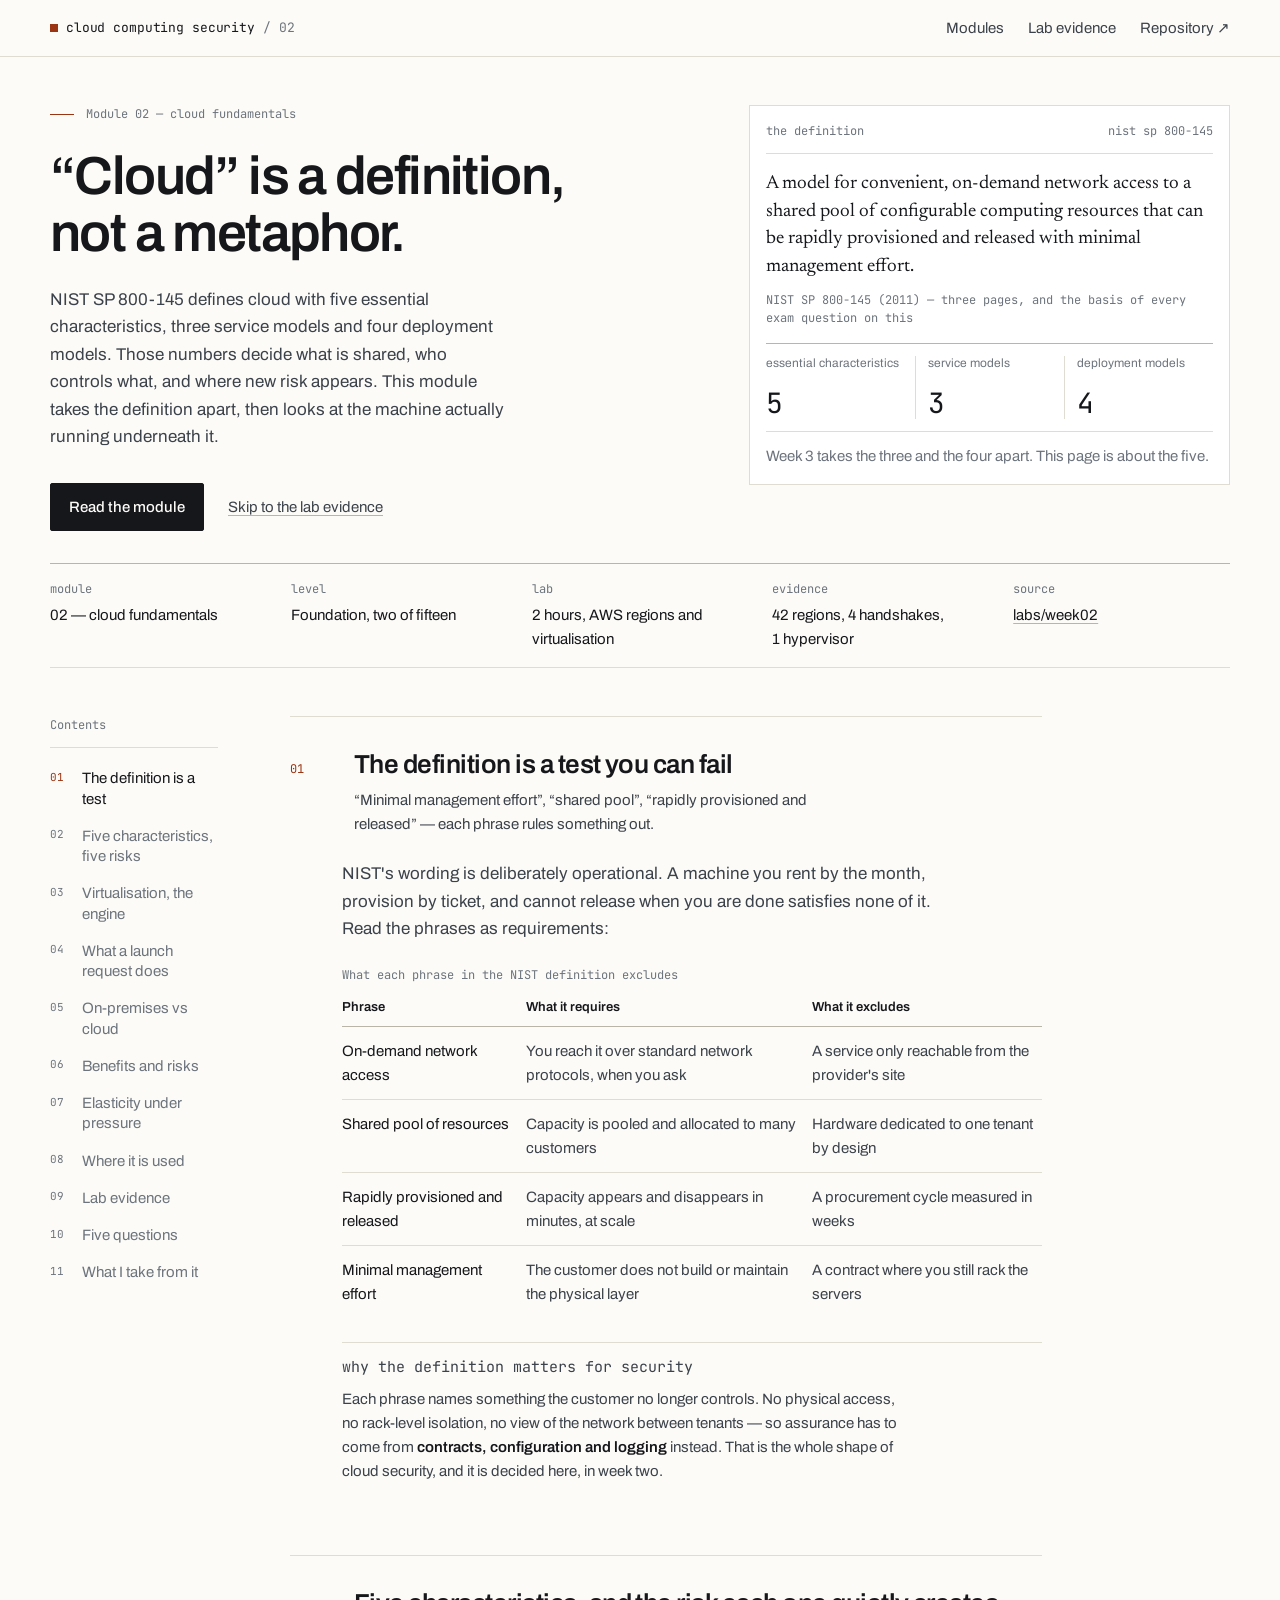
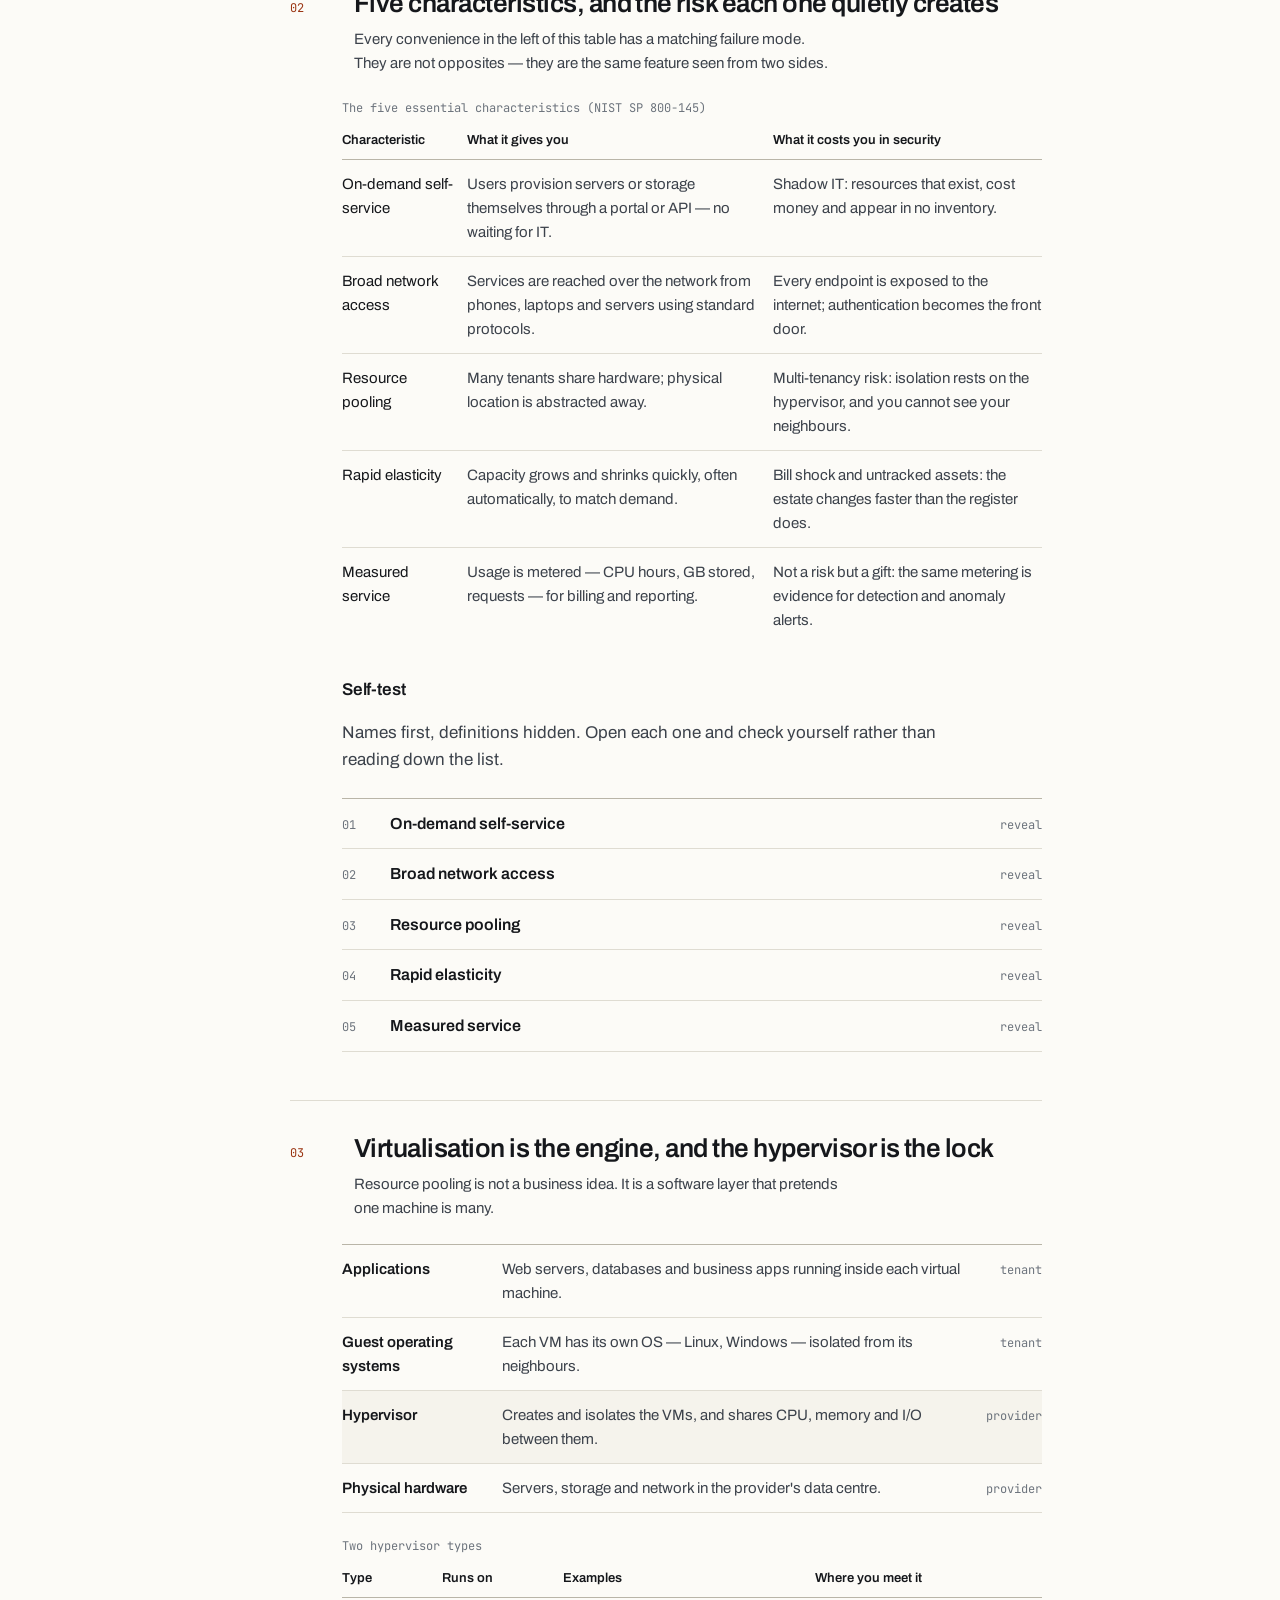
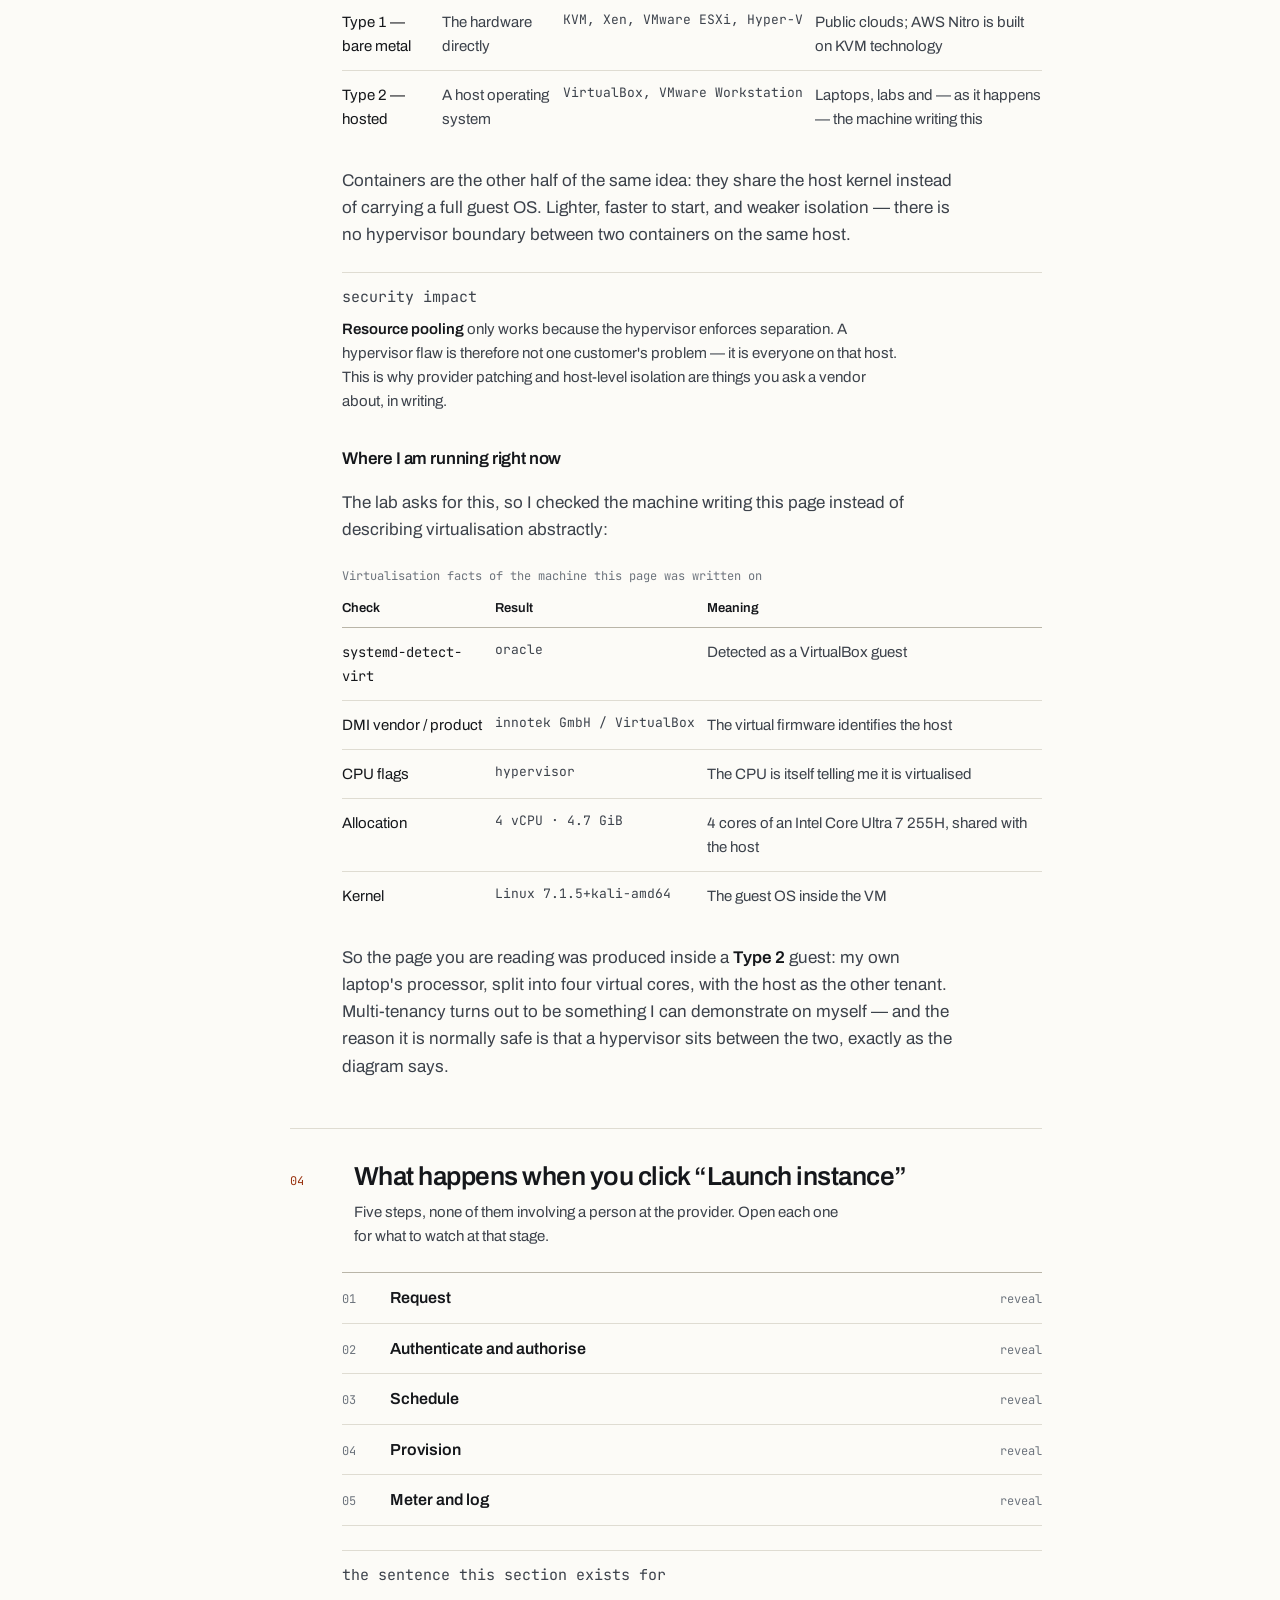
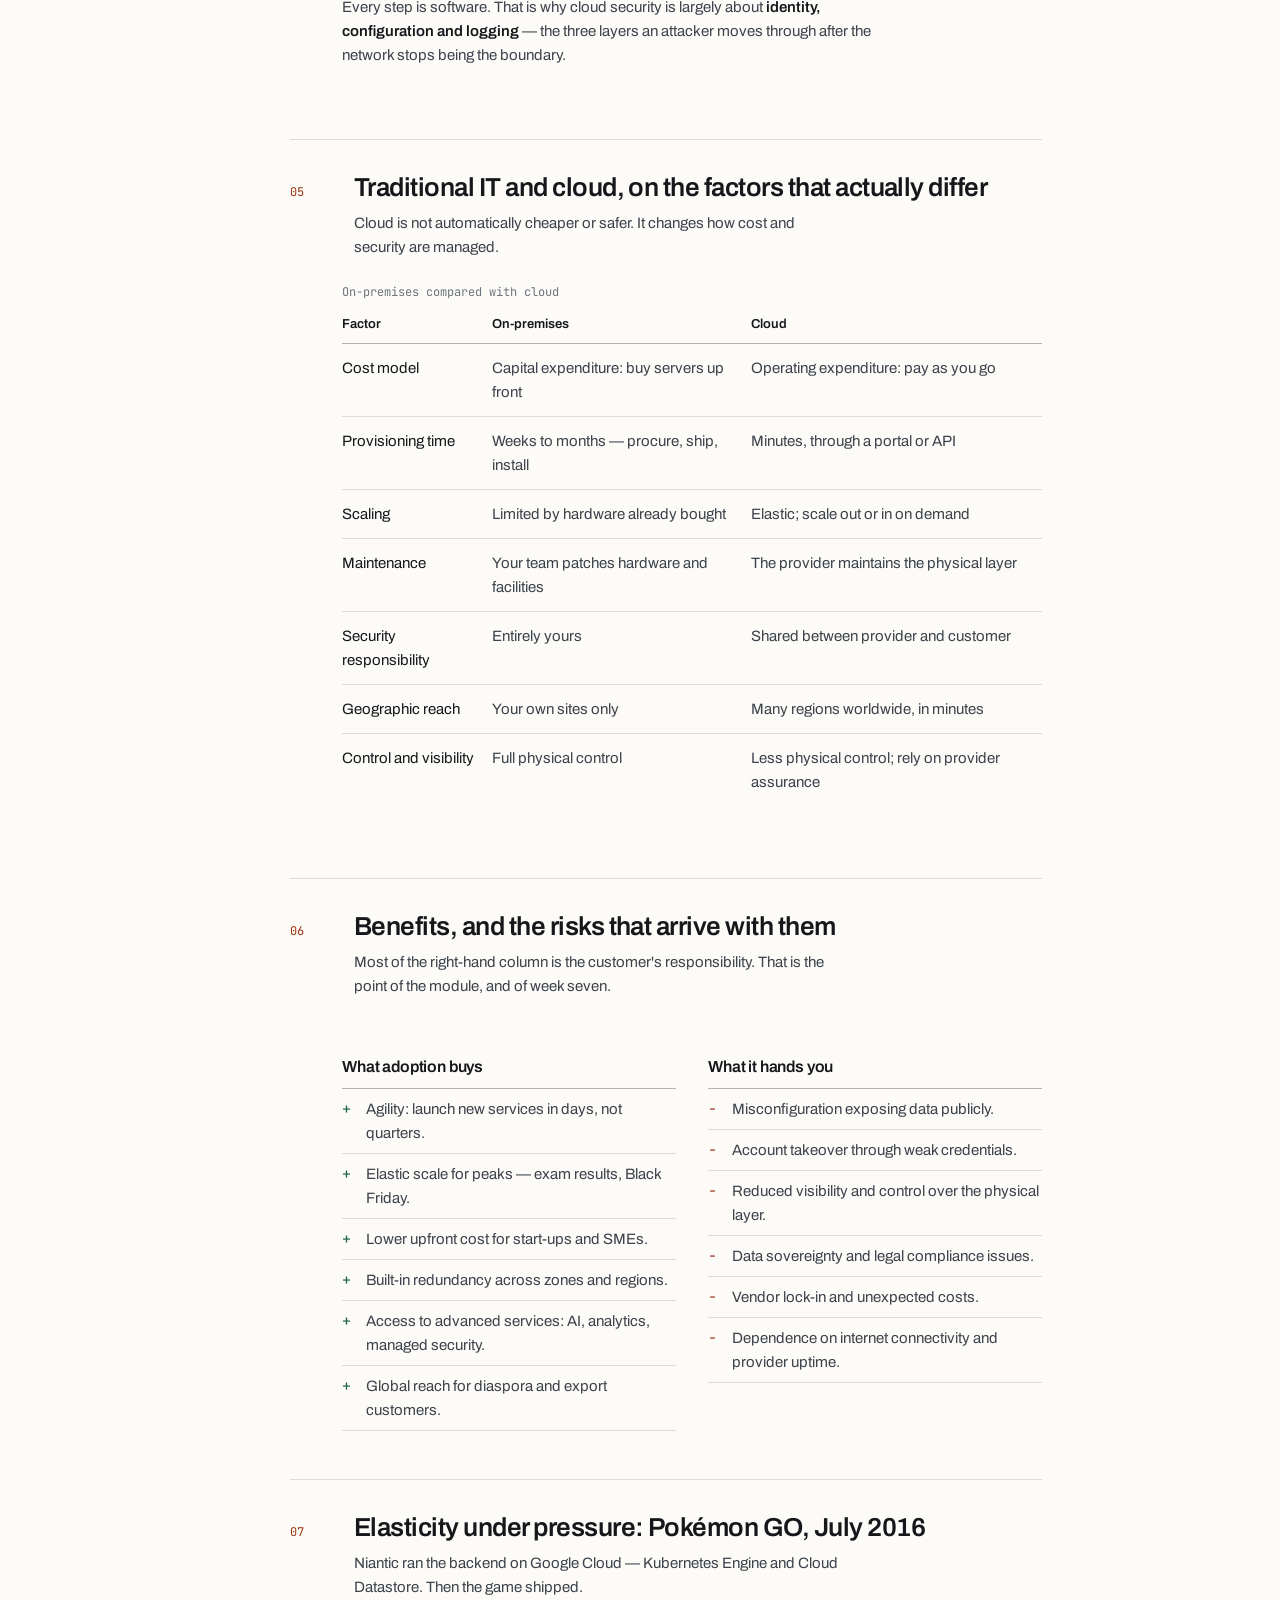
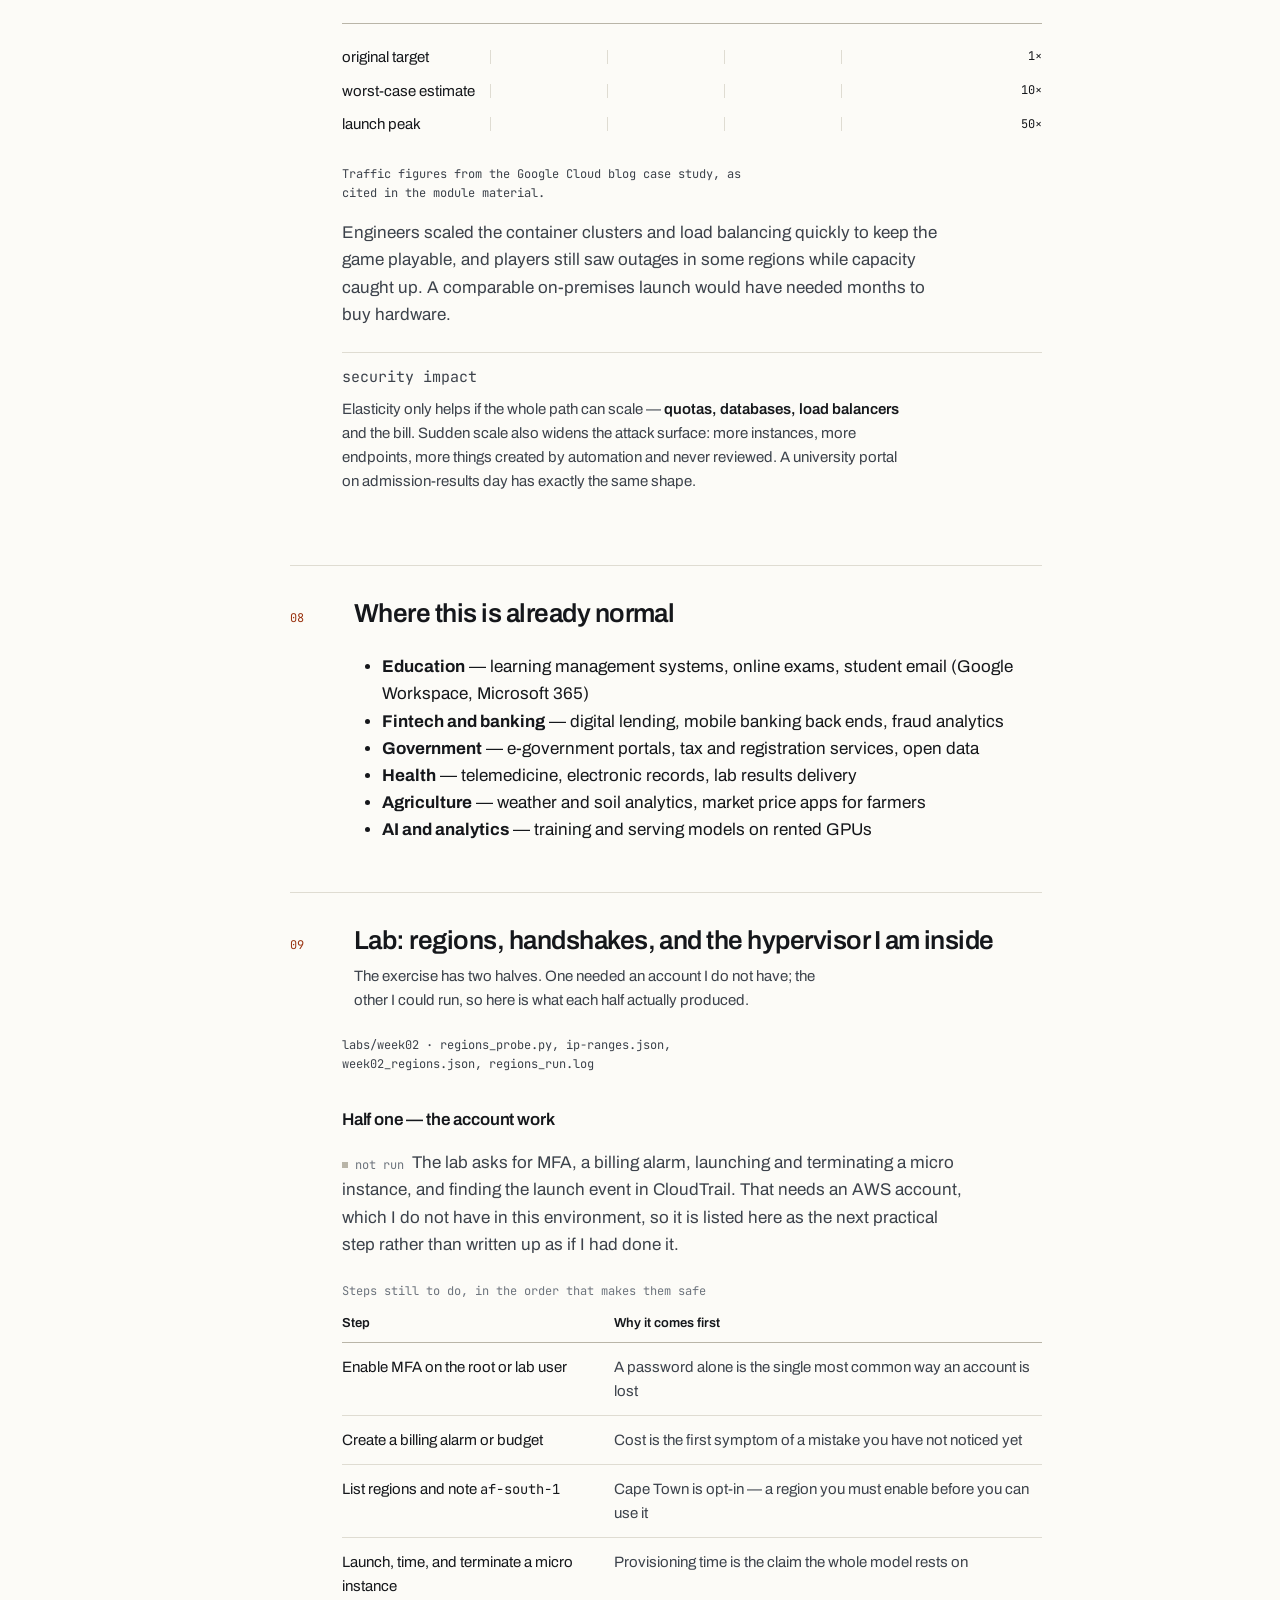
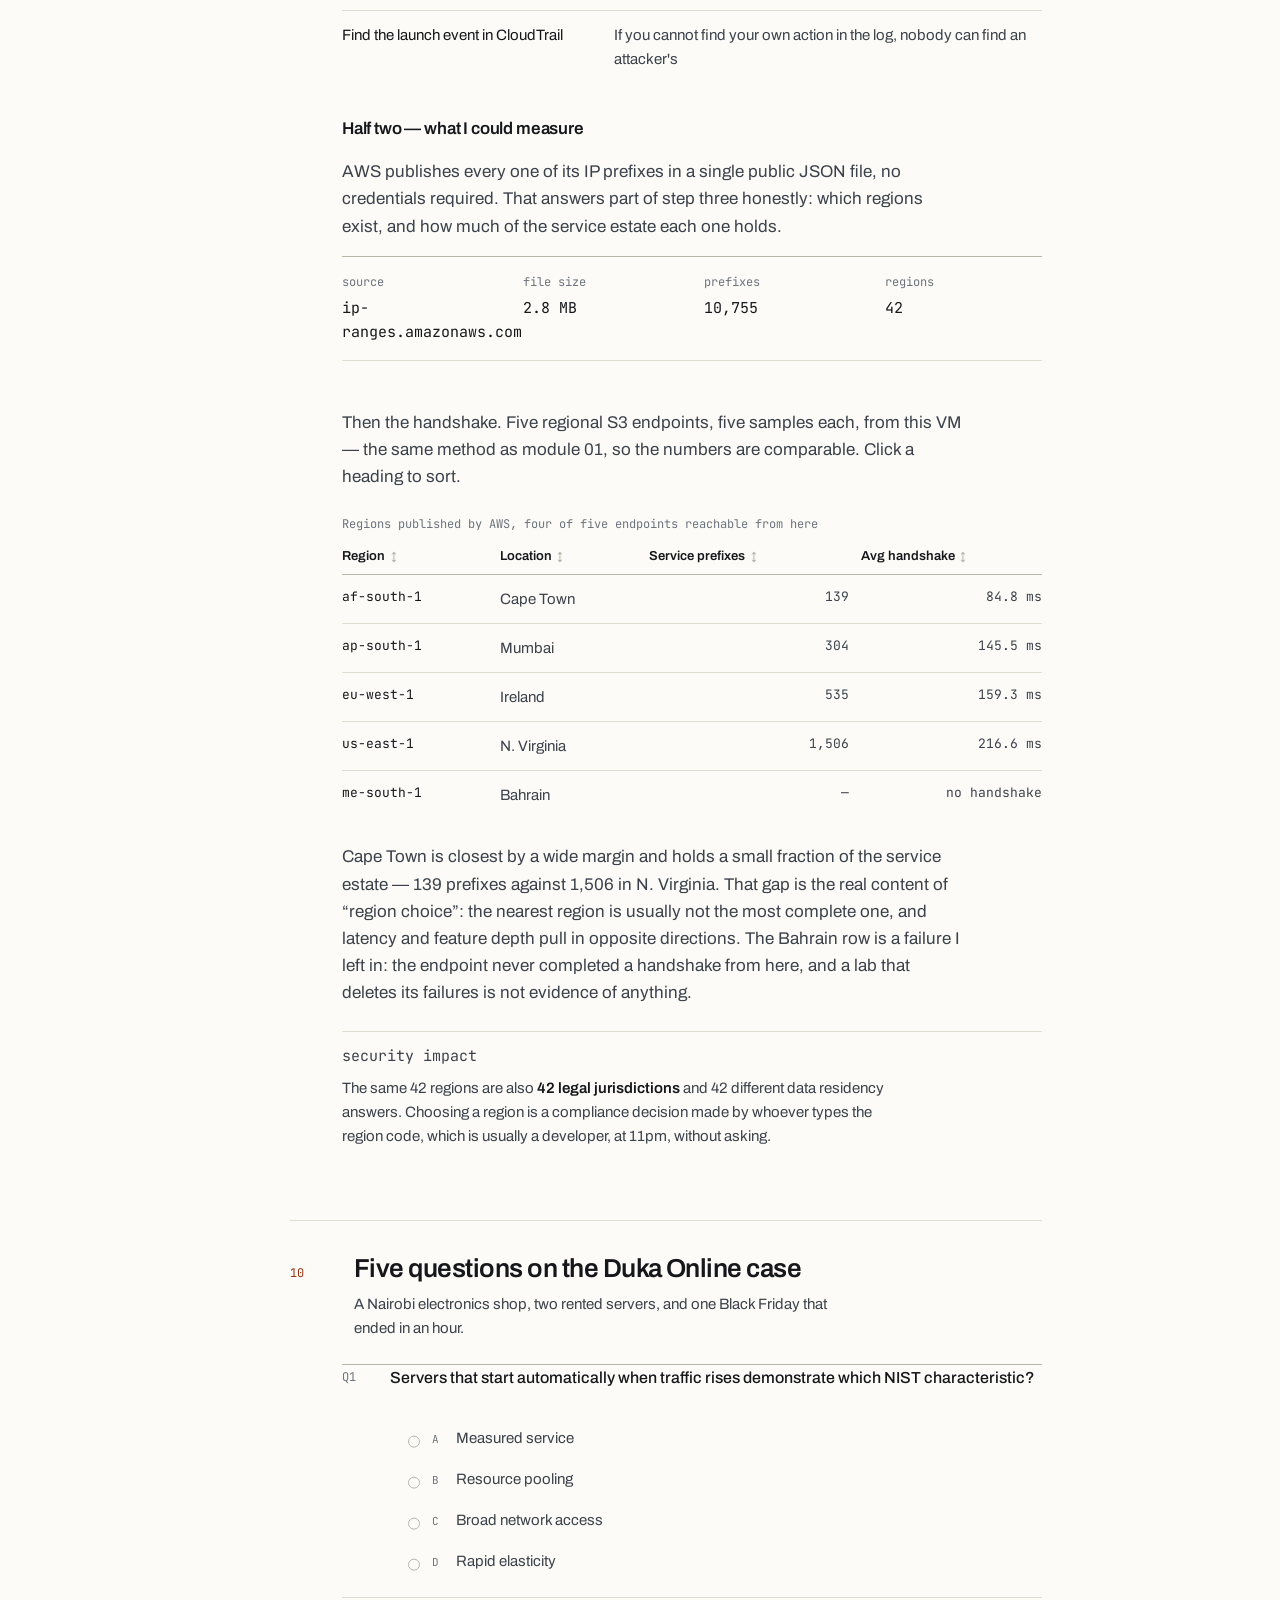
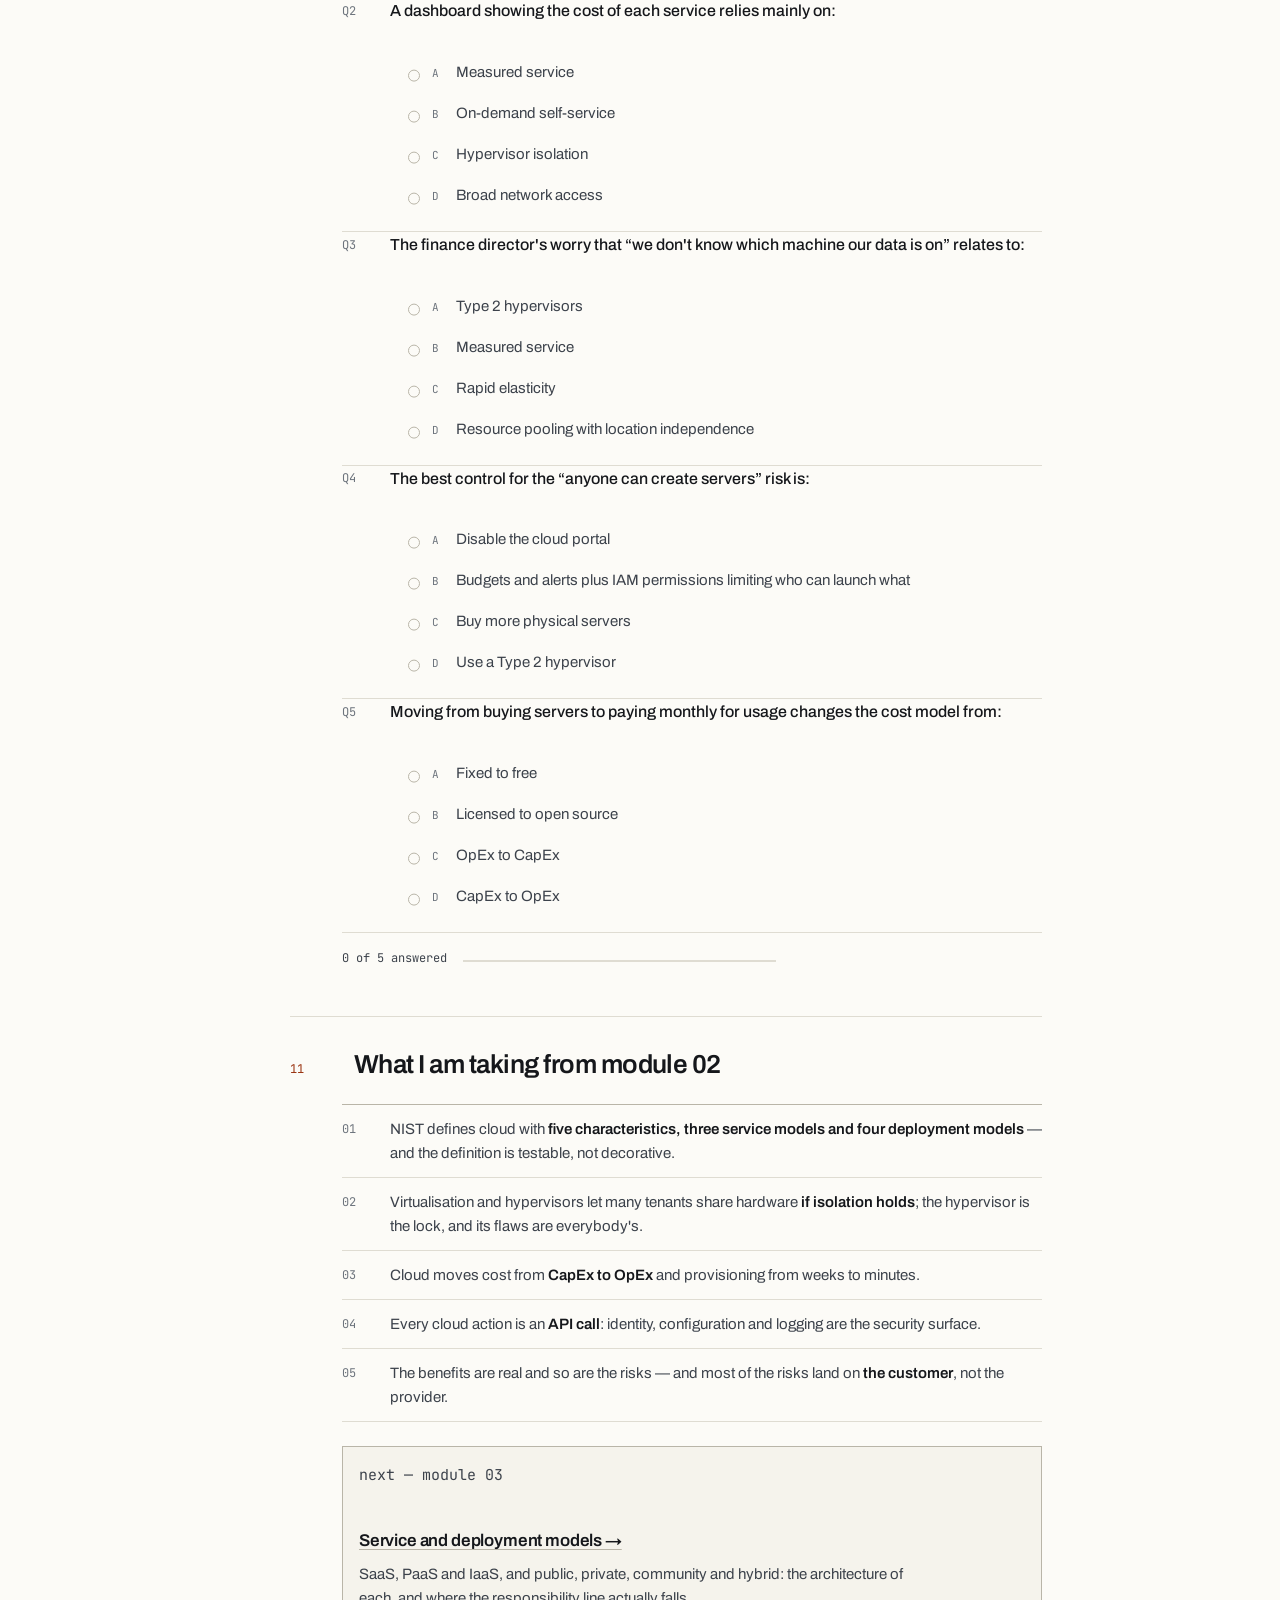
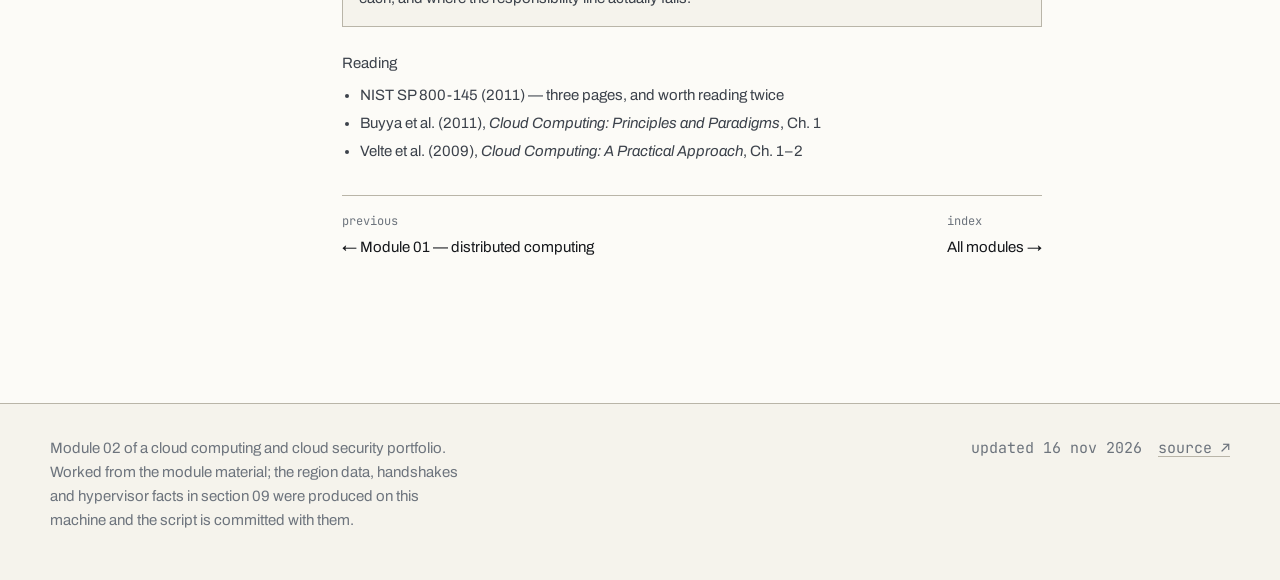
<file: module-02/index.html>
<!DOCTYPE html>
<html lang="en">
<head>
<meta charset="utf-8" />
<meta name="viewport" content="width=device-width, initial-scale=1" />
<title>Module 02 — Cloud fundamentals · Cloud computing security</title>
<meta name="description" content="The NIST SP 800-145 definition of cloud computing, its five essential characteristics and the risks each one creates, virtualisation and hypervisors, and a lab that measures AWS regions and this machine's own hypervisor." />
<link rel="preconnect" href="https://fonts.googleapis.com" />
<link rel="preconnect" href="https://fonts.gstatic.com" crossorigin />
<link href="https://fonts.googleapis.com/css2?family=Archivo:wght@400;500;600&family=Newsreader:opsz,wght@6..72,400;6..72,500&family=JetBrains+Mono:wght@400;500&display=swap" rel="stylesheet" />
<link rel="stylesheet" href="../assets/css/styles.css" />
<link rel="icon" href="data:image/svg+xml,<svg xmlns='http://www.w3.org/2000/svg' viewBox='0 0 16 16'><rect width='16' height='16' fill='%2315171b'/><rect x='4' y='4' width='8' height='8' fill='%239a3412'/></svg>" />
</head>
<body id="top">
<a class="skip" href="#doc">Skip to contents</a>

<div class="progress" aria-hidden="true"><span class="progress__bar" id="progress"></span></div>

<header class="topbar">
  <div class="shell topbar__in">
    <a class="wordmark" href="../index.html"><span class="wordmark__mark" aria-hidden="true"></span>cloud computing security <span>/ 02</span></a>
    <nav class="topbar__nav" aria-label="Page">
      <a href="../index.html">Modules</a>
      <a href="#lab">Lab evidence</a>
      <a href="https://github.com/mmmmohammed/cloud-computing-security" target="_blank" rel="noopener">Repository ↗</a>
    </nav>
  </div>
</header>

<main>
  <!-- ======================================================== masthead === -->
  <section class="masthead shell" aria-labelledby="page-title">
    <div>
      <p class="kicker">Module 02 — cloud fundamentals</p>
      <h1 id="page-title">“Cloud” is a definition, not a metaphor.</h1>
      <p class="lede">
        NIST SP 800-145 defines cloud with five essential characteristics, three service models and four
        deployment models. Those numbers decide what is shared, who controls what, and where new risk appears.
        This module takes the definition apart, then looks at the machine actually running underneath it.
      </p>
      <div class="masthead__actions">
        <a class="btn" href="#definition">Read the module</a>
        <a class="quiet-link" href="#lab">Skip to the lab evidence</a>
      </div>
    </div>

    <div class="masthead__aside">
      <div class="defcard">
        <div class="schematic__head"><span>the definition</span><span>nist sp 800-145</span></div>
        <p class="defcard__quote">
          A model for convenient, on-demand network access to a shared pool of configurable computing
          resources that can be rapidly provisioned and released with minimal management effort.
          <cite>NIST SP 800-145 (2011) — three pages, and the basis of every exam question on this</cite>
        </p>
        <dl class="triad">
          <div><dt>essential characteristics</dt><dd>5</dd></div>
          <div><dt>service models</dt><dd>3</dd></div>
          <div><dt>deployment models</dt><dd>4</dd></div>
        </dl>
        <p class="defcard__foot">Week 3 takes the three and the four apart. This page is about the five.</p>
      </div>
    </div>
  </section>

  <!-- ===================================================== meta strip === -->
  <div class="shell">
    <dl class="meta-strip">
      <div>
        <dt>module</dt>
        <dd>02 — cloud fundamentals</dd>
      </div>
      <div>
        <dt>level</dt>
        <dd>Foundation, two of fifteen</dd>
      </div>
      <div>
        <dt>lab</dt>
        <dd>2 hours, AWS regions and virtualisation</dd>
      </div>
      <div>
        <dt>evidence</dt>
        <dd>42 regions, 4 handshakes, 1 hypervisor</dd>
      </div>
      <div>
        <dt>source</dt>
        <dd><a href="https://github.com/mmmmohammed/cloud-computing-security" target="_blank" rel="noopener">labs/week02</a></dd>
      </div>
    </dl>
  </div>

  <!-- =========================================================== doc ==== -->
  <div class="doc shell" id="doc">
    <aside class="toc" aria-label="Contents">
      <p class="toc__title">Contents</p>
      <ol class="toc__list">
        <li><a href="#definition" data-spy><span>01</span>The definition is a test</a></li>
        <li><a href="#characteristics" data-spy><span>02</span>Five characteristics, five risks</a></li>
        <li><a href="#virtualisation" data-spy><span>03</span>Virtualisation, the engine</a></li>
        <li><a href="#launch" data-spy><span>04</span>What a launch request does</a></li>
        <li><a href="#compare" data-spy><span>05</span>On-premises vs cloud</a></li>
        <li><a href="#ledger" data-spy><span>06</span>Benefits and risks</a></li>
        <li><a href="#case" data-spy><span>07</span>Elasticity under pressure</a></li>
        <li><a href="#uses" data-spy><span>08</span>Where it is used</a></li>
        <li><a href="#lab" data-spy><span>09</span>Lab evidence</a></li>
        <li><a href="#quiz" data-spy><span>10</span>Five questions</a></li>
        <li><a href="#takeaways" data-spy><span>11</span>What I take from it</a></li>
      </ol>
    </aside>

    <div class="doc__main">

      <details class="toc-mobile">
        <summary>Contents — 11 sections</summary>
        <ol class="toc__list">
          <li><a href="#definition"><span>01</span>The definition is a test</a></li>
          <li><a href="#characteristics"><span>02</span>Five characteristics, five risks</a></li>
          <li><a href="#virtualisation"><span>03</span>Virtualisation, the engine</a></li>
          <li><a href="#launch"><span>04</span>What a launch request does</a></li>
          <li><a href="#compare"><span>05</span>On-premises vs cloud</a></li>
          <li><a href="#ledger"><span>06</span>Benefits and risks</a></li>
          <li><a href="#case"><span>07</span>Elasticity under pressure</a></li>
          <li><a href="#uses"><span>08</span>Where it is used</a></li>
          <li><a href="#lab"><span>09</span>Lab evidence</a></li>
          <li><a href="#quiz"><span>10</span>Five questions</a></li>
          <li><a href="#takeaways"><span>11</span>What I take from it</a></li>
        </ol>
      </details>

      <!-- 01 ------------------------------------------------------------- -->
      <section class="sec" id="definition" aria-labelledby="def-h">
        <header class="sec-head">
          <p class="sec-idx">01</p>
          <div>
            <h2 id="def-h">The definition is a test you can fail</h2>
            <p>“Minimal management effort”, “shared pool”, “rapidly provisioned and released” — each phrase rules something out.</p>
          </div>
        </header>
        <div class="sec-body">
          <p>
            NIST's wording is deliberately operational. A machine you rent by the month, provision by ticket,
            and cannot release when you are done satisfies none of it. Read the phrases as requirements:
          </p>

          <div class="tbl-wrap">
            <table class="tbl">
              <caption>What each phrase in the NIST definition excludes</caption>
              <thead>
                <tr>
                  <th scope="col">Phrase</th>
                  <th scope="col">What it requires</th>
                  <th scope="col">What it excludes</th>
                </tr>
              </thead>
              <tbody>
                <tr>
                  <td>On-demand network access</td>
                  <td>You reach it over standard network protocols, when you ask</td>
                  <td>A service only reachable from the provider's site</td>
                </tr>
                <tr>
                  <td>Shared pool of resources</td>
                  <td>Capacity is pooled and allocated to many customers</td>
                  <td>Hardware dedicated to one tenant by design</td>
                </tr>
                <tr>
                  <td>Rapidly provisioned and released</td>
                  <td>Capacity appears and disappears in minutes, at scale</td>
                  <td>A procurement cycle measured in weeks</td>
                </tr>
                <tr>
                  <td>Minimal management effort</td>
                  <td>The customer does not build or maintain the physical layer</td>
                  <td>A contract where you still rack the servers</td>
                </tr>
              </tbody>
            </table>
          </div>

          <aside class="note">
            <p class="note__label">why the definition matters for security</p>
            <p>
              Each phrase names something the customer no longer controls. No physical access, no rack-level
              isolation, no view of the network between tenants — so assurance has to come from
              <strong>contracts, configuration and logging</strong> instead. That is the whole shape of cloud
              security, and it is decided here, in week two.
            </p>
          </aside>
        </div>
      </section>

      <!-- 02 ------------------------------------------------------------- -->
      <section class="sec" id="characteristics" aria-labelledby="chars-h">
        <header class="sec-head">
          <p class="sec-idx">02</p>
          <div>
            <h2 id="chars-h">Five characteristics, and the risk each one quietly creates</h2>
            <p>Every convenience in the left of this table has a matching failure mode. They are not opposites — they are the same feature seen from two sides.</p>
          </div>
        </header>
        <div class="sec-body">
          <div class="tbl-wrap">
            <table class="tbl">
              <caption>The five essential characteristics (NIST SP 800-145)</caption>
              <thead>
                <tr>
                  <th scope="col">Characteristic</th>
                  <th scope="col">What it gives you</th>
                  <th scope="col">What it costs you in security</th>
                </tr>
              </thead>
              <tbody>
                <tr>
                  <td>On-demand self-service</td>
                  <td>Users provision servers or storage themselves through a portal or API — no waiting for IT.</td>
                  <td>Shadow IT: resources that exist, cost money and appear in no inventory.</td>
                </tr>
                <tr>
                  <td>Broad network access</td>
                  <td>Services are reached over the network from phones, laptops and servers using standard protocols.</td>
                  <td>Every endpoint is exposed to the internet; authentication becomes the front door.</td>
                </tr>
                <tr>
                  <td>Resource pooling</td>
                  <td>Many tenants share hardware; physical location is abstracted away.</td>
                  <td>Multi-tenancy risk: isolation rests on the hypervisor, and you cannot see your neighbours.</td>
                </tr>
                <tr>
                  <td>Rapid elasticity</td>
                  <td>Capacity grows and shrinks quickly, often automatically, to match demand.</td>
                  <td>Bill shock and untracked assets: the estate changes faster than the register does.</td>
                </tr>
                <tr>
                  <td>Measured service</td>
                  <td>Usage is metered — CPU hours, GB stored, requests — for billing and reporting.</td>
                  <td>Not a risk but a gift: the same metering is evidence for detection and anomaly alerts.</td>
                </tr>
              </tbody>
            </table>
          </div>

          <h3>Self-test</h3>
          <p>Names first, definitions hidden. Open each one and check yourself rather than reading down the list.</p>

          <div class="selftest">
            <details>
              <summary><span class="sum-num">01</span><span class="sum-title">On-demand self-service</span><span class="sum-hint"></span></summary>
              <div class="reveal-body">
                <p>Users provision servers or storage themselves through a portal or API, with no waiting for IT and no human in the loop.</p>
                <p class="risk">resources nobody tracks. Self-service without a permission boundary is how organisations discover they own twelve test databases.</p>
              </div>
            </details>
            <details>
              <summary><span class="sum-num">02</span><span class="sum-title">Broad network access</span><span class="sum-hint"></span></summary>
              <div class="reveal-body">
                <p>Services are reachable over the network from phones, laptops and servers, using standard protocols.</p>
                <p class="risk">the attack surface is the internet. Anything reachable is scanned continuously, usually within minutes.</p>
              </div>
            </details>
            <details>
              <summary><span class="sum-num">03</span><span class="sum-title">Resource pooling</span><span class="sum-hint"></span></summary>
              <div class="reveal-body">
                <p>The provider serves many customers from shared hardware, and abstracts where that hardware physically sits.</p>
                <p class="risk">isolation depends entirely on the hypervisor. A hypervisor flaw can break it between tenants — a VM escape.</p>
              </div>
            </details>
            <details>
              <summary><span class="sum-num">04</span><span class="sum-title">Rapid elasticity</span><span class="sum-hint"></span></summary>
              <div class="reveal-body">
                <p>Capacity grows and shrinks quickly, often automatically, to match demand.</p>
                <p class="risk">cost and inventory both move faster than people do. The bill and the asset register drift apart.</p>
              </div>
            </details>
            <details>
              <summary><span class="sum-num">05</span><span class="sum-title">Measured service</span><span class="sum-hint"></span></summary>
              <div class="reveal-body">
                <p>Usage is metered — CPU hours, gigabytes stored, requests served — for billing, reporting and control.</p>
                <p class="risk">the opposite of one: metering is the cheapest detection signal in the cloud. A sudden egress spike usually shows up on a bill before it shows up in an alert.</p>
              </div>
            </details>
          </div>
        </div>
      </section>

      <!-- 03 ------------------------------------------------------------- -->
      <section class="sec" id="virtualisation" aria-labelledby="virt-h">
        <header class="sec-head">
          <p class="sec-idx">03</p>
          <div>
            <h2 id="virt-h">Virtualisation is the engine, and the hypervisor is the lock</h2>
            <p>Resource pooling is not a business idea. It is a software layer that pretends one machine is many.</p>
          </div>
        </header>
        <div class="sec-body">
          <dl class="layers">
            <div>
              <dt>Applications</dt>
              <dd>Web servers, databases and business apps running inside each virtual machine.</dd>
              <span class="tag-mono">tenant</span>
            </div>
            <div>
              <dt>Guest operating systems</dt>
              <dd>Each VM has its own OS — Linux, Windows — isolated from its neighbours.</dd>
              <span class="tag-mono">tenant</span>
            </div>
            <div class="is-key">
              <dt>Hypervisor</dt>
              <dd>Creates and isolates the VMs, and shares CPU, memory and I/O between them.</dd>
              <span class="tag-mono">provider</span>
            </div>
            <div>
              <dt>Physical hardware</dt>
              <dd>Servers, storage and network in the provider's data centre.</dd>
              <span class="tag-mono">provider</span>
            </div>
          </dl>

          <div class="tbl-wrap">
            <table class="tbl">
              <caption>Two hypervisor types</caption>
              <thead>
                <tr>
                  <th scope="col">Type</th>
                  <th scope="col">Runs on</th>
                  <th scope="col">Examples</th>
                  <th scope="col">Where you meet it</th>
                </tr>
              </thead>
              <tbody>
                <tr>
                  <td>Type 1 — bare metal</td>
                  <td>The hardware directly</td>
                  <td class="id">KVM, Xen, VMware ESXi, Hyper-V</td>
                  <td>Public clouds; AWS Nitro is built on KVM technology</td>
                </tr>
                <tr>
                  <td>Type 2 — hosted</td>
                  <td>A host operating system</td>
                  <td class="id">VirtualBox, VMware Workstation</td>
                  <td>Laptops, labs and — as it happens — the machine writing this</td>
                </tr>
              </tbody>
            </table>
          </div>

          <p>
            Containers are the other half of the same idea: they share the host kernel instead of carrying a
            full guest OS. Lighter, faster to start, and weaker isolation — there is no hypervisor boundary
            between two containers on the same host.
          </p>

          <aside class="note">
            <p class="note__label">security impact</p>
            <p>
              <strong>Resource pooling</strong> only works because the hypervisor enforces separation. A
              hypervisor flaw is therefore not one customer's problem — it is everyone on that host. This is
              why provider patching and host-level isolation are things you ask a vendor about, in writing.
            </p>
          </aside>

          <h3>Where I am running right now</h3>
          <p>
            The lab asks for this, so I checked the machine writing this page instead of describing
            virtualisation abstractly:
          </p>
          <div class="tbl-wrap">
            <table class="tbl">
              <caption>Virtualisation facts of the machine this page was written on</caption>
              <thead>
                <tr><th scope="col">Check</th><th scope="col">Result</th><th scope="col">Meaning</th></tr>
              </thead>
              <tbody>
                <tr><td><span class="mono">systemd-detect-virt</span></td><td class="id">oracle</td><td>Detected as a VirtualBox guest</td></tr>
                <tr><td>DMI vendor / product</td><td class="id">innotek GmbH / VirtualBox</td><td>The virtual firmware identifies the host</td></tr>
                <tr><td>CPU flags</td><td class="id">hypervisor</td><td>The CPU is itself telling me it is virtualised</td></tr>
                <tr><td>Allocation</td><td class="id">4 vCPU · 4.7 GiB</td><td>4 cores of an Intel Core Ultra 7 255H, shared with the host</td></tr>
                <tr><td>Kernel</td><td class="id">Linux 7.1.5+kali-amd64</td><td>The guest OS inside the VM</td></tr>
              </tbody>
            </table>
          </div>
          <p>
            So the page you are reading was produced inside a <strong>Type 2</strong> guest: my own laptop's
            processor, split into four virtual cores, with the host as the other tenant. Multi-tenancy turns
            out to be something I can demonstrate on myself — and the reason it is normally safe is that a
            hypervisor sits between the two, exactly as the diagram says.
          </p>
        </div>
      </section>

      <!-- 04 ------------------------------------------------------------- -->
      <section class="sec" id="launch" aria-labelledby="launch-h">
        <header class="sec-head">
          <p class="sec-idx">04</p>
          <div>
            <h2 id="launch-h">What happens when you click “Launch instance”</h2>
            <p>Five steps, none of them involving a person at the provider. Open each one for what to watch at that stage.</p>
          </div>
        </header>
        <div class="sec-body">
          <div class="seq">
            <details>
              <summary><span class="sum-num">01</span><span class="sum-title">Request</span><span class="sum-hint"></span></summary>
              <div class="reveal-body">
                <p>You submit a request in the console, CLI or API, with your credentials attached.</p>
                <p class="risk">the credentials themselves. A key committed to a public repository is a launch request waiting for someone else to send.</p>
              </div>
            </details>
            <details>
              <summary><span class="sum-num">02</span><span class="sum-title">Authenticate and authorise</span><span class="sum-hint"></span></summary>
              <div class="reveal-body">
                <p>IAM establishes who you are and whether policy allows the action — before anything is created.</p>
                <p class="risk">over-broad policy. “Allow * on *” means one stolen key is the whole account, so this is the step where least privilege is either real or theatre.</p>
              </div>
            </details>
            <details>
              <summary><span class="sum-num">03</span><span class="sum-title">Schedule</span><span class="sum-hint"></span></summary>
              <div class="reveal-body">
                <p>The control plane picks a host with free capacity, in the zone you asked for.</p>
                <p class="risk">nothing you can see. Placement is the provider's decision, which is exactly why “where is my data?” has to be answered by region, not by machine.</p>
              </div>
            </details>
            <details>
              <summary><span class="sum-num">04</span><span class="sum-title">Provision</span><span class="sum-hint"></span></summary>
              <div class="reveal-body">
                <p>The hypervisor creates the VM and attaches storage and network. This is the part that used to take weeks.</p>
                <p class="risk">the defaults. A network interface with a public address and an open security group is a provisioning choice, made in seconds, that decides your exposure.</p>
              </div>
            </details>
            <details>
              <summary><span class="sum-num">05</span><span class="sum-title">Meter and log</span><span class="sum-hint"></span></summary>
              <div class="reveal-body">
                <p>Usage starts billing, and the API call is written to the audit log.</p>
                <p class="risk">the log is only evidence if it is on and retained. CloudTrail-style history is the difference between an incident you can reconstruct and one you can only describe.</p>
              </div>
            </details>
          </div>

          <aside class="note">
            <p class="note__label">the sentence this section exists for</p>
            <p>
              Every step is software. That is why cloud security is largely about <strong>identity,
              configuration and logging</strong> — the three layers an attacker moves through after the
              network stops being the boundary.
            </p>
          </aside>
        </div>
      </section>

      <!-- 05 ------------------------------------------------------------- -->
      <section class="sec" id="compare" aria-labelledby="cmp-h">
        <header class="sec-head">
          <p class="sec-idx">05</p>
          <div>
            <h2 id="cmp-h">Traditional IT and cloud, on the factors that actually differ</h2>
            <p>Cloud is not automatically cheaper or safer. It changes how cost and security are managed.</p>
          </div>
        </header>
        <div class="sec-body">
          <div class="tbl-wrap">
            <table class="tbl">
              <caption>On-premises compared with cloud</caption>
              <thead>
                <tr>
                  <th scope="col">Factor</th>
                  <th scope="col">On-premises</th>
                  <th scope="col">Cloud</th>
                </tr>
              </thead>
              <tbody>
                <tr>
                  <td>Cost model</td>
                  <td>Capital expenditure: buy servers up front</td>
                  <td>Operating expenditure: pay as you go</td>
                </tr>
                <tr>
                  <td>Provisioning time</td>
                  <td>Weeks to months — procure, ship, install</td>
                  <td>Minutes, through a portal or API</td>
                </tr>
                <tr>
                  <td>Scaling</td>
                  <td>Limited by hardware already bought</td>
                  <td>Elastic; scale out or in on demand</td>
                </tr>
                <tr>
                  <td>Maintenance</td>
                  <td>Your team patches hardware and facilities</td>
                  <td>The provider maintains the physical layer</td>
                </tr>
                <tr>
                  <td>Security responsibility</td>
                  <td>Entirely yours</td>
                  <td>Shared between provider and customer</td>
                </tr>
                <tr>
                  <td>Geographic reach</td>
                  <td>Your own sites only</td>
                  <td>Many regions worldwide, in minutes</td>
                </tr>
                <tr>
                  <td>Control and visibility</td>
                  <td>Full physical control</td>
                  <td>Less physical control; rely on provider assurance</td>
                </tr>
              </tbody>
            </table>
          </div>
        </div>
      </section>

      <!-- 06 ------------------------------------------------------------- -->
      <section class="sec" id="ledger" aria-labelledby="led-h">
        <header class="sec-head">
          <p class="sec-idx">06</p>
          <div>
            <h2 id="led-h">Benefits, and the risks that arrive with them</h2>
            <p>Most of the right-hand column is the customer's responsibility. That is the point of the module, and of week seven.</p>
          </div>
        </header>
        <div class="sec-body">
          <div class="ledger">
            <div>
              <h3>What adoption buys</h3>
              <ul>
                <li>Agility: launch new services in days, not quarters.</li>
                <li>Elastic scale for peaks — exam results, Black Friday.</li>
                <li>Lower upfront cost for start-ups and SMEs.</li>
                <li>Built-in redundancy across zones and regions.</li>
                <li>Access to advanced services: AI, analytics, managed security.</li>
                <li>Global reach for diaspora and export customers.</li>
              </ul>
            </div>
            <div class="risk">
              <h3>What it hands you</h3>
              <ul class="risk">
                <li>Misconfiguration exposing data publicly.</li>
                <li>Account takeover through weak credentials.</li>
                <li>Reduced visibility and control over the physical layer.</li>
                <li>Data sovereignty and legal compliance issues.</li>
                <li>Vendor lock-in and unexpected costs.</li>
                <li>Dependence on internet connectivity and provider uptime.</li>
              </ul>
            </div>
          </div>
        </div>
      </section>

      <!-- 07 ------------------------------------------------------------- -->
      <section class="sec" id="case" aria-labelledby="case-h">
        <header class="sec-head">
          <p class="sec-idx">07</p>
          <div>
            <h2 id="case-h">Elasticity under pressure: Pokémon GO, July 2016</h2>
            <p>Niantic ran the backend on Google Cloud — Kubernetes Engine and Cloud Datastore. Then the game shipped.</p>
          </div>
        </header>
        <div class="sec-body">
          <div class="bars" role="img" aria-label="Traffic at launch reached about 50 times the original target and 10 times the developer's worst-case estimate.">
            <div class="bar-row">
              <span>original target</span>
              <span class="bar-track"><span class="bar-fill-x" style="width:2%"></span></span>
              <span class="bar-val">1×</span>
            </div>
            <div class="bar-row">
              <span>worst-case estimate</span>
              <span class="bar-track"><span class="bar-fill-x" style="width:20%"></span></span>
              <span class="bar-val">10×</span>
            </div>
            <div class="bar-row">
              <span>launch peak</span>
              <span class="bar-track"><span class="bar-fill-x is-peak" style="width:100%"></span></span>
              <span class="bar-val">50×</span>
            </div>
          </div>
          <p class="file-path">Traffic figures from the Google Cloud blog case study, as cited in the module material.</p>

          <p>
            Engineers scaled the container clusters and load balancing quickly to keep the game playable, and
            players still saw outages in some regions while capacity caught up. A comparable on-premises
            launch would have needed months to buy hardware.
          </p>

          <aside class="note">
            <p class="note__label">security impact</p>
            <p>
              Elasticity only helps if the whole path can scale — <strong>quotas, databases, load
              balancers</strong> and the bill. Sudden scale also widens the attack surface: more instances,
              more endpoints, more things created by automation and never reviewed. A university portal on
              admission-results day has exactly the same shape.
            </p>
          </aside>
        </div>
      </section>

      <!-- 08 ------------------------------------------------------------- -->
      <section class="sec" id="uses" aria-labelledby="uses-h">
        <header class="sec-head">
          <p class="sec-idx">08</p>
          <div>
            <h2 id="uses-h">Where this is already normal</h2>
          </div>
        </header>
        <div class="sec-body">
          <ul class="styles-list">
            <li><b>Education</b> — learning management systems, online exams, student email (Google Workspace, Microsoft 365)</li>
            <li><b>Fintech and banking</b> — digital lending, mobile banking back ends, fraud analytics</li>
            <li><b>Government</b> — e-government portals, tax and registration services, open data</li>
            <li><b>Health</b> — telemedicine, electronic records, lab results delivery</li>
            <li><b>Agriculture</b> — weather and soil analytics, market price apps for farmers</li>
            <li><b>AI and analytics</b> — training and serving models on rented GPUs</li>
          </ul>
        </div>
      </section>

      <!-- 09 ------------------------------------------------------------- -->
      <section class="sec" id="lab" aria-labelledby="lab-h">
        <header class="sec-head">
          <p class="sec-idx">09</p>
          <div>
            <h2 id="lab-h">Lab: regions, handshakes, and the hypervisor I am inside</h2>
            <p>The exercise has two halves. One needed an account I do not have; the other I could run, so here is what each half actually produced.</p>
          </div>
        </header>
        <div class="sec-body">
          <p class="file-path">labs/week02 · regions_probe.py, ip-ranges.json, week02_regions.json, regions_run.log</p>

          <h3>Half one — the account work</h3>
          <p>
            <span class="status status--planned">not run</span>&nbsp;
            The lab asks for MFA, a billing alarm, launching and terminating a micro instance, and finding the
            launch event in CloudTrail. That needs an AWS account, which I do not have in this environment, so
            it is listed here as the next practical step rather than written up as if I had done it.
          </p>
          <div class="tbl-wrap">
            <table class="tbl">
              <caption>Steps still to do, in the order that makes them safe</caption>
              <thead><tr><th scope="col">Step</th><th scope="col">Why it comes first</th></tr></thead>
              <tbody>
                <tr><td>Enable MFA on the root or lab user</td><td>A password alone is the single most common way an account is lost</td></tr>
                <tr><td>Create a billing alarm or budget</td><td>Cost is the first symptom of a mistake you have not noticed yet</td></tr>
                <tr><td>List regions and note <span class="mono">af-south-1</span></td><td>Cape Town is opt-in — a region you must enable before you can use it</td></tr>
                <tr><td>Launch, time, and terminate a micro instance</td><td>Provisioning time is the claim the whole model rests on</td></tr>
                <tr><td>Find the launch event in CloudTrail</td><td>If you cannot find your own action in the log, nobody can find an attacker's</td></tr>
              </tbody>
            </table>
          </div>

          <h3>Half two — what I could measure</h3>
          <p>
            AWS publishes every one of its IP prefixes in a single public JSON file, no credentials required.
            That answers part of step three honestly: which regions exist, and how much of the service estate
            each one holds.
          </p>

          <dl class="meta-strip" style="grid-template-columns:repeat(4,minmax(0,1fr))">
            <div><dt>source</dt><dd class="mono">ip-ranges.amazonaws.com</dd></div>
            <div><dt>file size</dt><dd class="mono">2.8 MB</dd></div>
            <div><dt>prefixes</dt><dd class="mono">10,755</dd></div>
            <div><dt>regions</dt><dd class="mono">42</dd></div>
          </dl>

          <p>
            Then the handshake. Five regional S3 endpoints, five samples each, from this VM — the same method as
            module 01, so the numbers are comparable. Click a heading to sort.
          </p>

          <div class="tbl-wrap">
            <table class="tbl" data-sortable>
              <caption>Regions published by AWS, four of five endpoints reachable from here</caption>
              <thead>
                <tr>
                  <th scope="col" data-key="region"><button class="sort" type="button">Region</button></th>
                  <th scope="col" data-key="city"><button class="sort" type="button">Location</button></th>
                  <th scope="col" data-key="prefixes" data-numeric><button class="sort" type="button">Service prefixes</button></th>
                  <th scope="col" data-key="avg" data-numeric><button class="sort" type="button">Avg handshake</button></th>
                </tr>
              </thead>
              <tbody>
                <tr>
                  <td class="id">af-south-1</td>
                  <td>Cape Town</td>
                  <td class="num" data-v="139">139</td>
                  <td class="num" data-v="84.8">84.8 ms</td>
                </tr>
                <tr>
                  <td class="id">ap-south-1</td>
                  <td>Mumbai</td>
                  <td class="num" data-v="304">304</td>
                  <td class="num" data-v="145.5">145.5 ms</td>
                </tr>
                <tr>
                  <td class="id">eu-west-1</td>
                  <td>Ireland</td>
                  <td class="num" data-v="535">535</td>
                  <td class="num" data-v="159.3">159.3 ms</td>
                </tr>
                <tr>
                  <td class="id">us-east-1</td>
                  <td>N. Virginia</td>
                  <td class="num" data-v="1506">1,506</td>
                  <td class="num" data-v="216.6">216.6 ms</td>
                </tr>
                <tr>
                  <td class="id">me-south-1</td>
                  <td>Bahrain</td>
                  <td class="num" data-v="0">—</td>
                  <td class="num" data-v="99999">no handshake</td>
                </tr>
              </tbody>
            </table>
          </div>

          <p>
            Cape Town is closest by a wide margin and holds a small fraction of the service estate — 139
            prefixes against 1,506 in N. Virginia. That gap is the real content of “region choice”: the nearest
            region is usually not the most complete one, and latency and feature depth pull in opposite
            directions. The Bahrain row is a failure I left in: the endpoint never completed a handshake from
            here, and a lab that deletes its failures is not evidence of anything.
          </p>

          <aside class="note">
            <p class="note__label">security impact</p>
            <p>
              The same 42 regions are also <strong>42 legal jurisdictions</strong> and 42 different data
              residency answers. Choosing a region is a compliance decision made by whoever types the region
              code, which is usually a developer, at 11pm, without asking.
            </p>
          </aside>
        </div>
      </section>

      <!-- 10 ------------------------------------------------------------- -->
      <section class="sec" id="quiz" aria-labelledby="quiz-h">
        <header class="sec-head">
          <p class="sec-idx">10</p>
          <div>
            <h2 id="quiz-h">Five questions on the Duka Online case</h2>
            <p>A Nairobi electronics shop, two rented servers, and one Black Friday that ended in an hour.</p>
          </div>
        </header>
        <div class="sec-body">
          <form class="quiz">
            <fieldset class="q" data-answer="D">
              <legend><span class="q__num">Q1</span>Servers that start automatically when traffic rises demonstrate which NIST characteristic?</legend>
              <div class="opts">
                <label class="opt"><input type="radio" name="q1" value="A"><span class="opt__key">A</span><span>Measured service</span></label>
                <label class="opt"><input type="radio" name="q1" value="B"><span class="opt__key">B</span><span>Resource pooling</span></label>
                <label class="opt"><input type="radio" name="q1" value="C"><span class="opt__key">C</span><span>Broad network access</span></label>
                <label class="opt"><input type="radio" name="q1" value="D"><span class="opt__key">D</span><span>Rapid elasticity</span></label>
              </div>
              <p class="feedback" hidden><b>D. Rapid elasticity.</b> Capacity scaling out and in quickly, often automatically, is the definition of elasticity.</p>
            </fieldset>

            <fieldset class="q" data-answer="A">
              <legend><span class="q__num">Q2</span>A dashboard showing the cost of each service relies mainly on:</legend>
              <div class="opts">
                <label class="opt"><input type="radio" name="q2" value="A"><span class="opt__key">A</span><span>Measured service</span></label>
                <label class="opt"><input type="radio" name="q2" value="B"><span class="opt__key">B</span><span>On-demand self-service</span></label>
                <label class="opt"><input type="radio" name="q2" value="C"><span class="opt__key">C</span><span>Hypervisor isolation</span></label>
                <label class="opt"><input type="radio" name="q2" value="D"><span class="opt__key">D</span><span>Broad network access</span></label>
              </div>
              <p class="feedback" hidden><b>A. Measured service.</b> Metering is what produces per-service cost reporting. Without it there is nothing to put on the dashboard.</p>
            </fieldset>

            <fieldset class="q" data-answer="D">
              <legend><span class="q__num">Q3</span>The finance director's worry that “we don't know which machine our data is on” relates to:</legend>
              <div class="opts">
                <label class="opt"><input type="radio" name="q3" value="A"><span class="opt__key">A</span><span>Type 2 hypervisors</span></label>
                <label class="opt"><input type="radio" name="q3" value="B"><span class="opt__key">B</span><span>Measured service</span></label>
                <label class="opt"><input type="radio" name="q3" value="C"><span class="opt__key">C</span><span>Rapid elasticity</span></label>
                <label class="opt"><input type="radio" name="q3" value="D"><span class="opt__key">D</span><span>Resource pooling with location independence</span></label>
              </div>
              <p class="feedback" hidden><b>D. Resource pooling with location independence.</b> Pooling abstracts the physical machine; customers normally choose only a region, which is why “where is it?” has to be answered in policy rather than by pointing at a server.</p>
            </fieldset>

            <fieldset class="q" data-answer="B">
              <legend><span class="q__num">Q4</span>The best control for the “anyone can create servers” risk is:</legend>
              <div class="opts">
                <label class="opt"><input type="radio" name="q4" value="A"><span class="opt__key">A</span><span>Disable the cloud portal</span></label>
                <label class="opt"><input type="radio" name="q4" value="B"><span class="opt__key">B</span><span>Budgets and alerts plus IAM permissions limiting who can launch what</span></label>
                <label class="opt"><input type="radio" name="q4" value="C"><span class="opt__key">C</span><span>Buy more physical servers</span></label>
                <label class="opt"><input type="radio" name="q4" value="D"><span class="opt__key">D</span><span>Use a Type 2 hypervisor</span></label>
              </div>
              <p class="feedback" hidden><b>B. Budgets and alerts plus IAM permissions.</b> Self-service should be governed, not removed: permissions decide who may act, budgets bound what it can cost.</p>
            </fieldset>

            <fieldset class="q" data-answer="D">
              <legend><span class="q__num">Q5</span>Moving from buying servers to paying monthly for usage changes the cost model from:</legend>
              <div class="opts">
                <label class="opt"><input type="radio" name="q5" value="A"><span class="opt__key">A</span><span>Fixed to free</span></label>
                <label class="opt"><input type="radio" name="q5" value="B"><span class="opt__key">B</span><span>Licensed to open source</span></label>
                <label class="opt"><input type="radio" name="q5" value="C"><span class="opt__key">C</span><span>OpEx to CapEx</span></label>
                <label class="opt"><input type="radio" name="q5" value="D"><span class="opt__key">D</span><span>CapEx to OpEx</span></label>
              </div>
              <p class="feedback" hidden><b>D. CapEx to OpEx.</b> Capital expenditure on hardware becomes operating expenditure on services — which is why cost control becomes a continuous job rather than a purchase decision.</p>
            </fieldset>

            <p class="score">
              <span id="score-text">0 of 5 answered</span>
              <span class="score__bar" aria-hidden="true"><span class="score__fill" id="score-fill"></span></span>
            </p>
          </form>
        </div>
      </section>

      <!-- 11 ------------------------------------------------------------- -->
      <section class="sec" id="takeaways" aria-labelledby="take-h">
        <header class="sec-head">
          <p class="sec-idx">11</p>
          <div>
            <h2 id="take-h">What I am taking from module 02</h2>
          </div>
        </header>
        <div class="sec-body">
          <ol class="takeaways">
            <li><span class="n">01</span><span>NIST defines cloud with <b>five characteristics, three service models and four deployment models</b> — and the definition is testable, not decorative.</span></li>
            <li><span class="n">02</span><span>Virtualisation and hypervisors let many tenants share hardware <b>if isolation holds</b>; the hypervisor is the lock, and its flaws are everybody's.</span></li>
            <li><span class="n">03</span><span>Cloud moves cost from <b>CapEx to OpEx</b> and provisioning from weeks to minutes.</span></li>
            <li><span class="n">04</span><span>Every cloud action is an <b>API call</b>: identity, configuration and logging are the security surface.</span></li>
            <li><span class="n">05</span><span>The benefits are real and so are the risks — and most of the risks land on <b>the customer</b>, not the provider.</span></li>
          </ol>

          <div class="next">
            <p class="next__label">next — module 03</p>
            <h3><a href="../index.html#m03">Service and deployment models →</a></h3>
            <p>SaaS, PaaS and IaaS, and public, private, community and hybrid: the architecture of each, and where the responsibility line actually falls.</p>
          </div>

          <div class="reading">
            <p>Reading</p>
            <ul>
              <li>NIST SP 800-145 (2011) — three pages, and worth reading twice</li>
              <li>Buyya et al. (2011), <em>Cloud Computing: Principles and Paradigms</em>, Ch. 1</li>
              <li>Velte et al. (2009), <em>Cloud Computing: A Practical Approach</em>, Ch. 1–2</li>
            </ul>
          </div>

          <nav class="pager" aria-label="Modules">
            <a href="../module-01/index.html"><span>previous</span>← Module 01 — distributed computing</a>
            <a href="../index.html"><span>index</span>All modules →</a>
          </nav>
        </div>
      </section>

    </div>
  </div>
</main>

<footer class="foot">
  <div class="shell foot__in">
    <p>
      Module 02 of a cloud computing and cloud security portfolio. Worked from the module material; the
      region data, handshakes and hypervisor facts in section 09 were produced on this machine and the
      script is committed with them.
    </p>
    <p class="foot__meta">
      <span>updated 16 nov 2026</span>
      <a href="https://github.com/mmmmohammed/cloud-computing-security" target="_blank" rel="noopener">source ↗</a>
    </p>
  </div>
</footer>

<script src="../assets/js/main.js" defer></script>
</body>
</html>
</file>
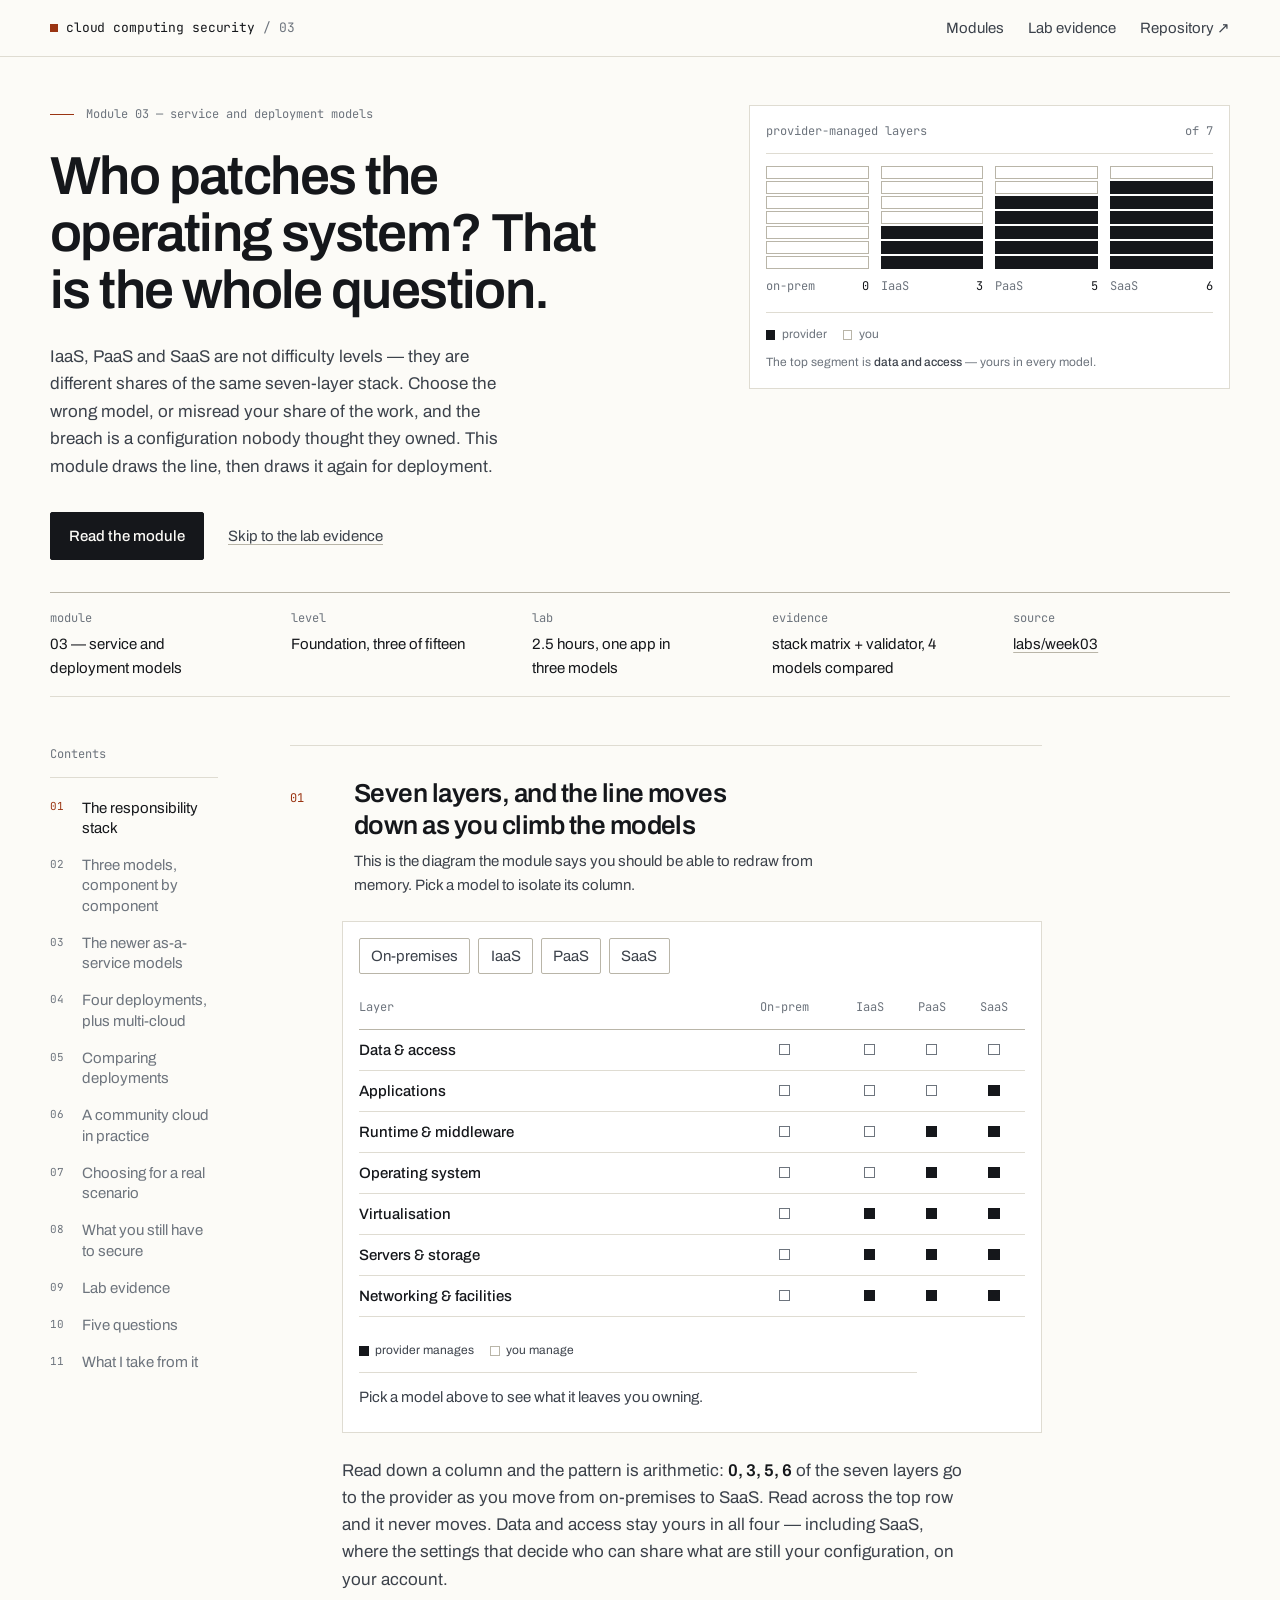
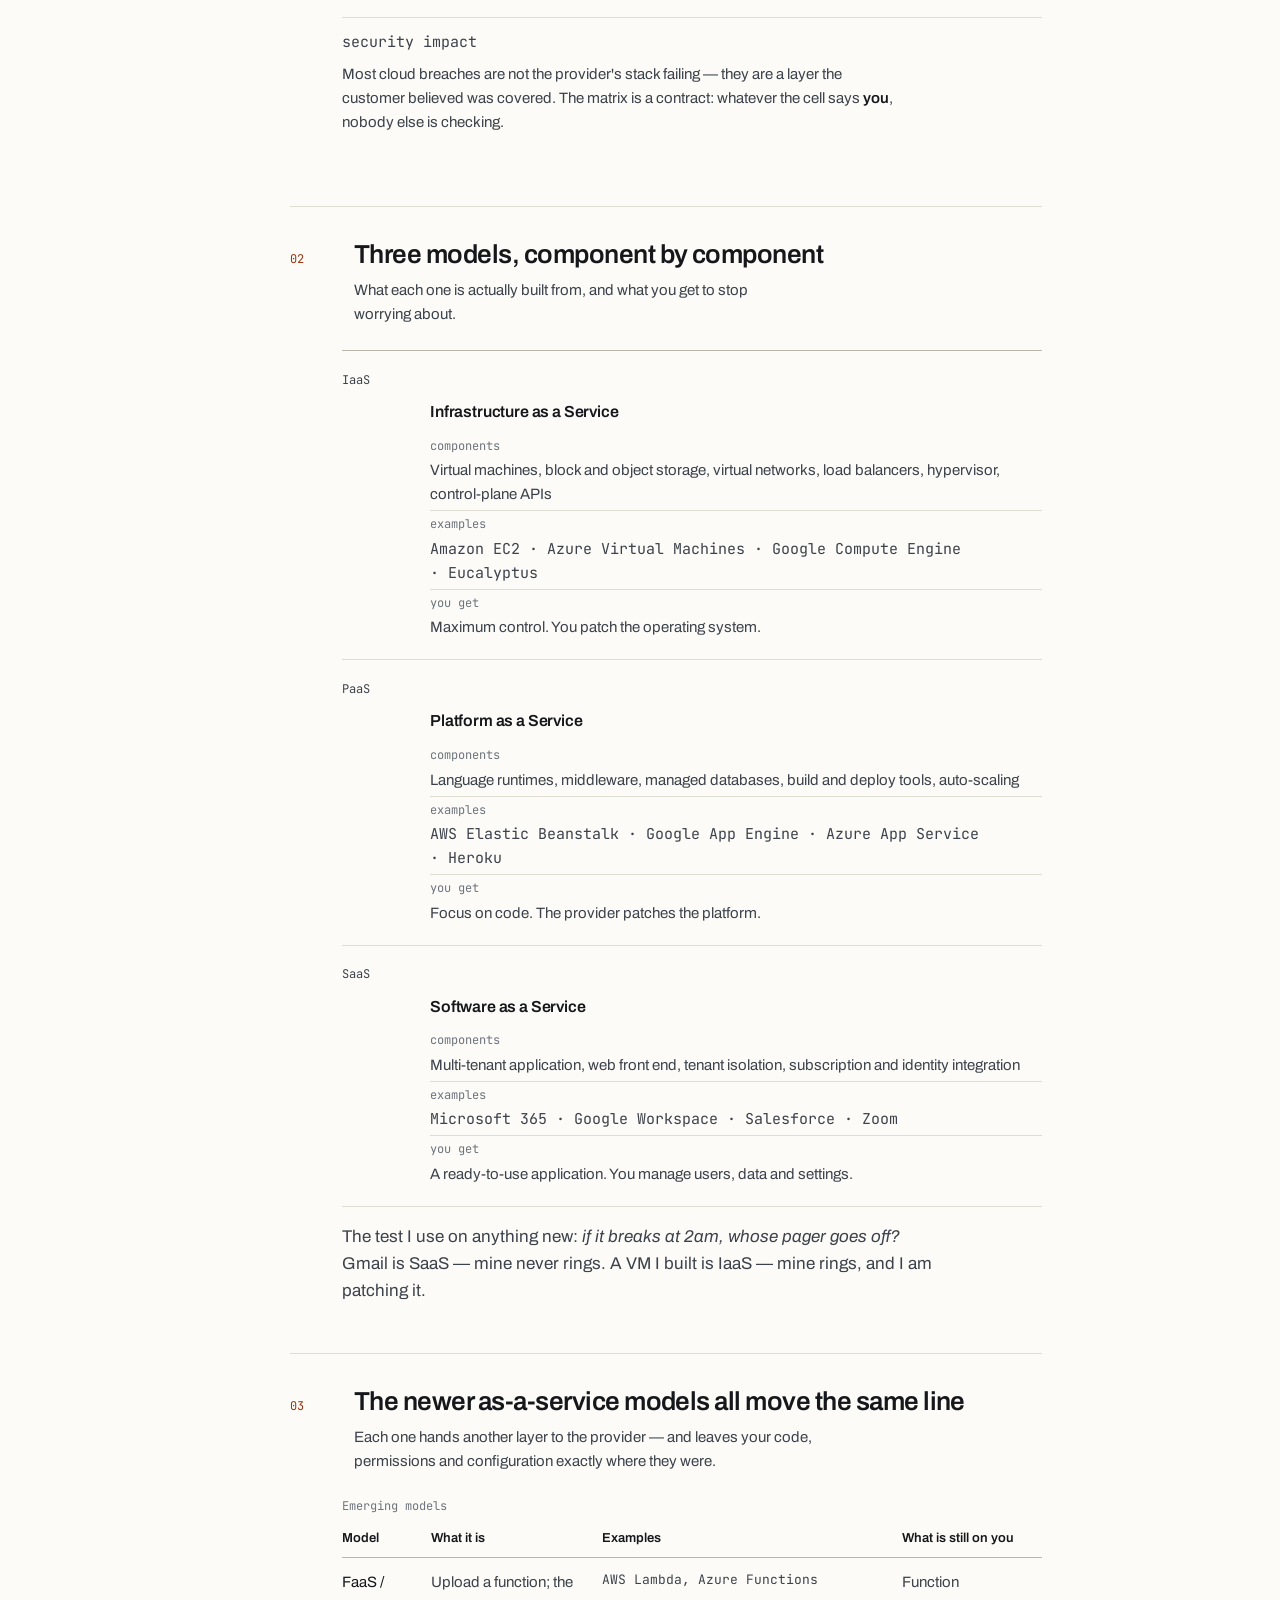
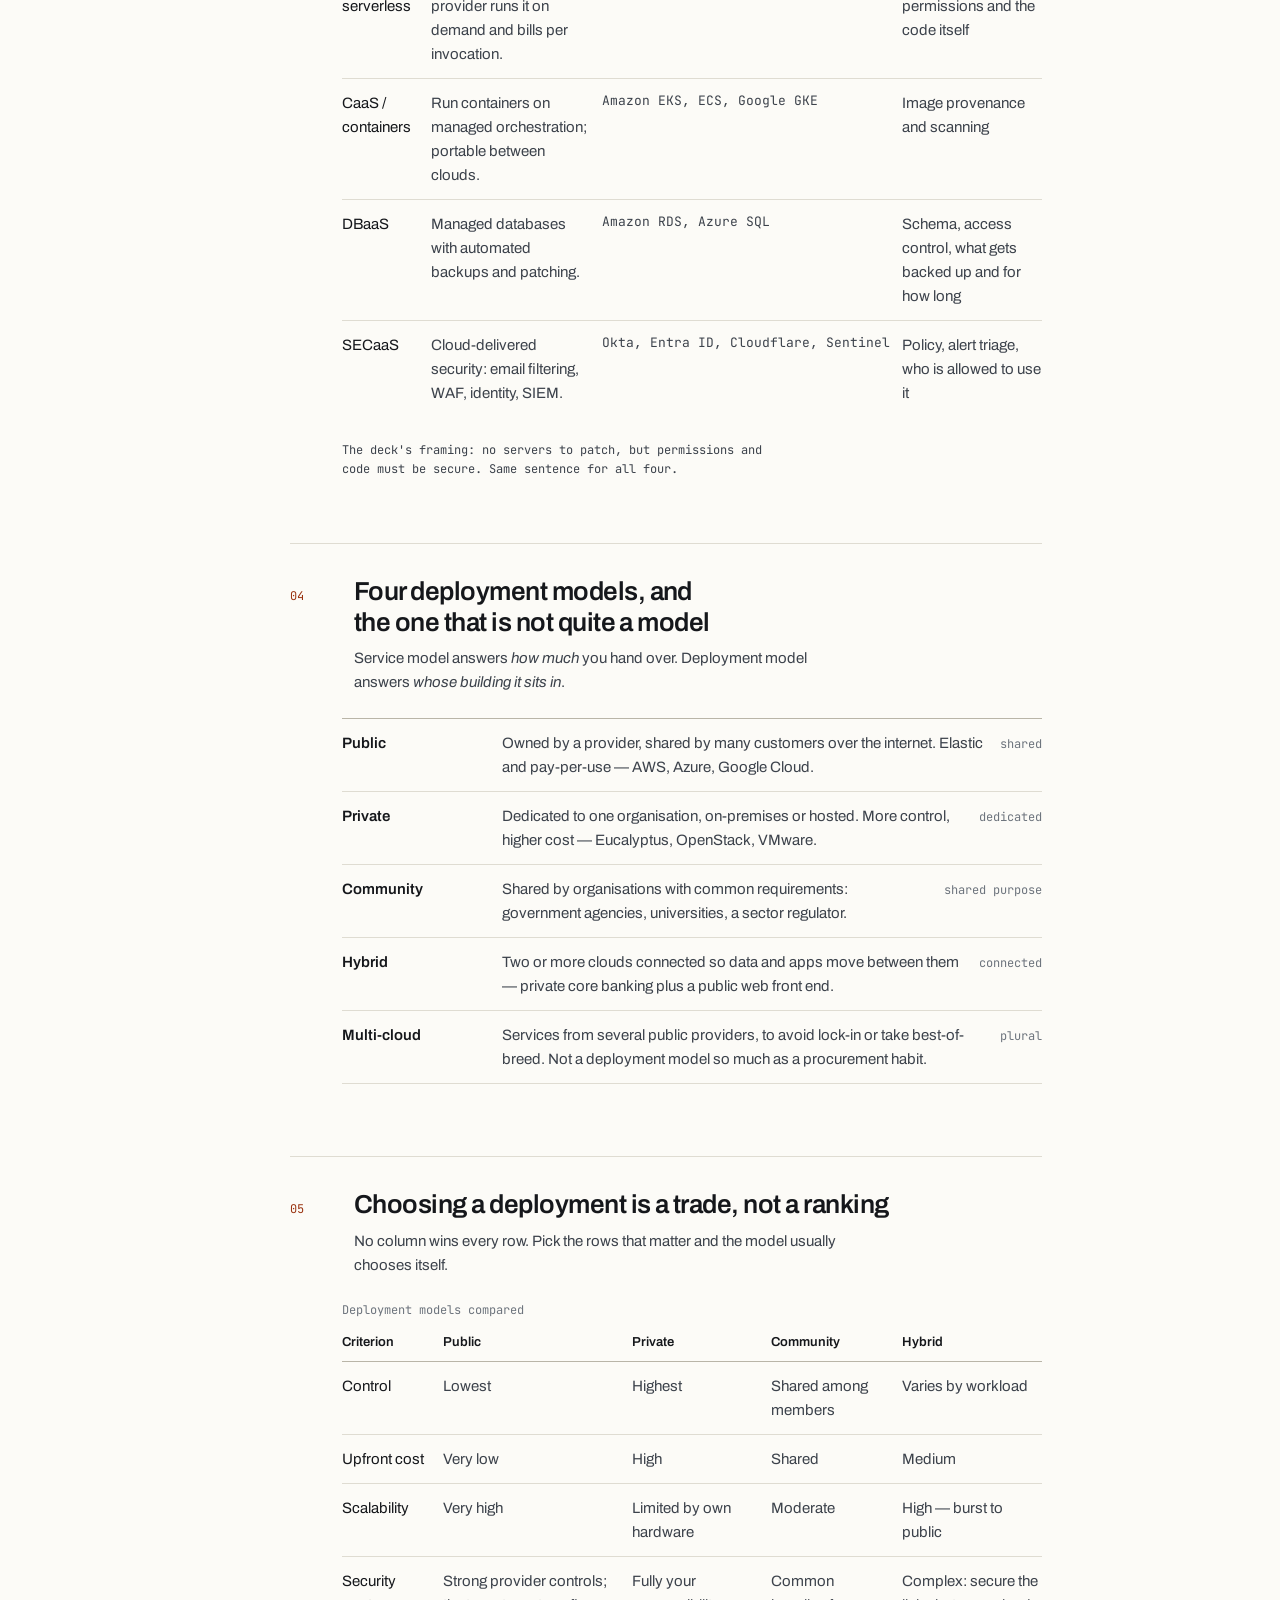
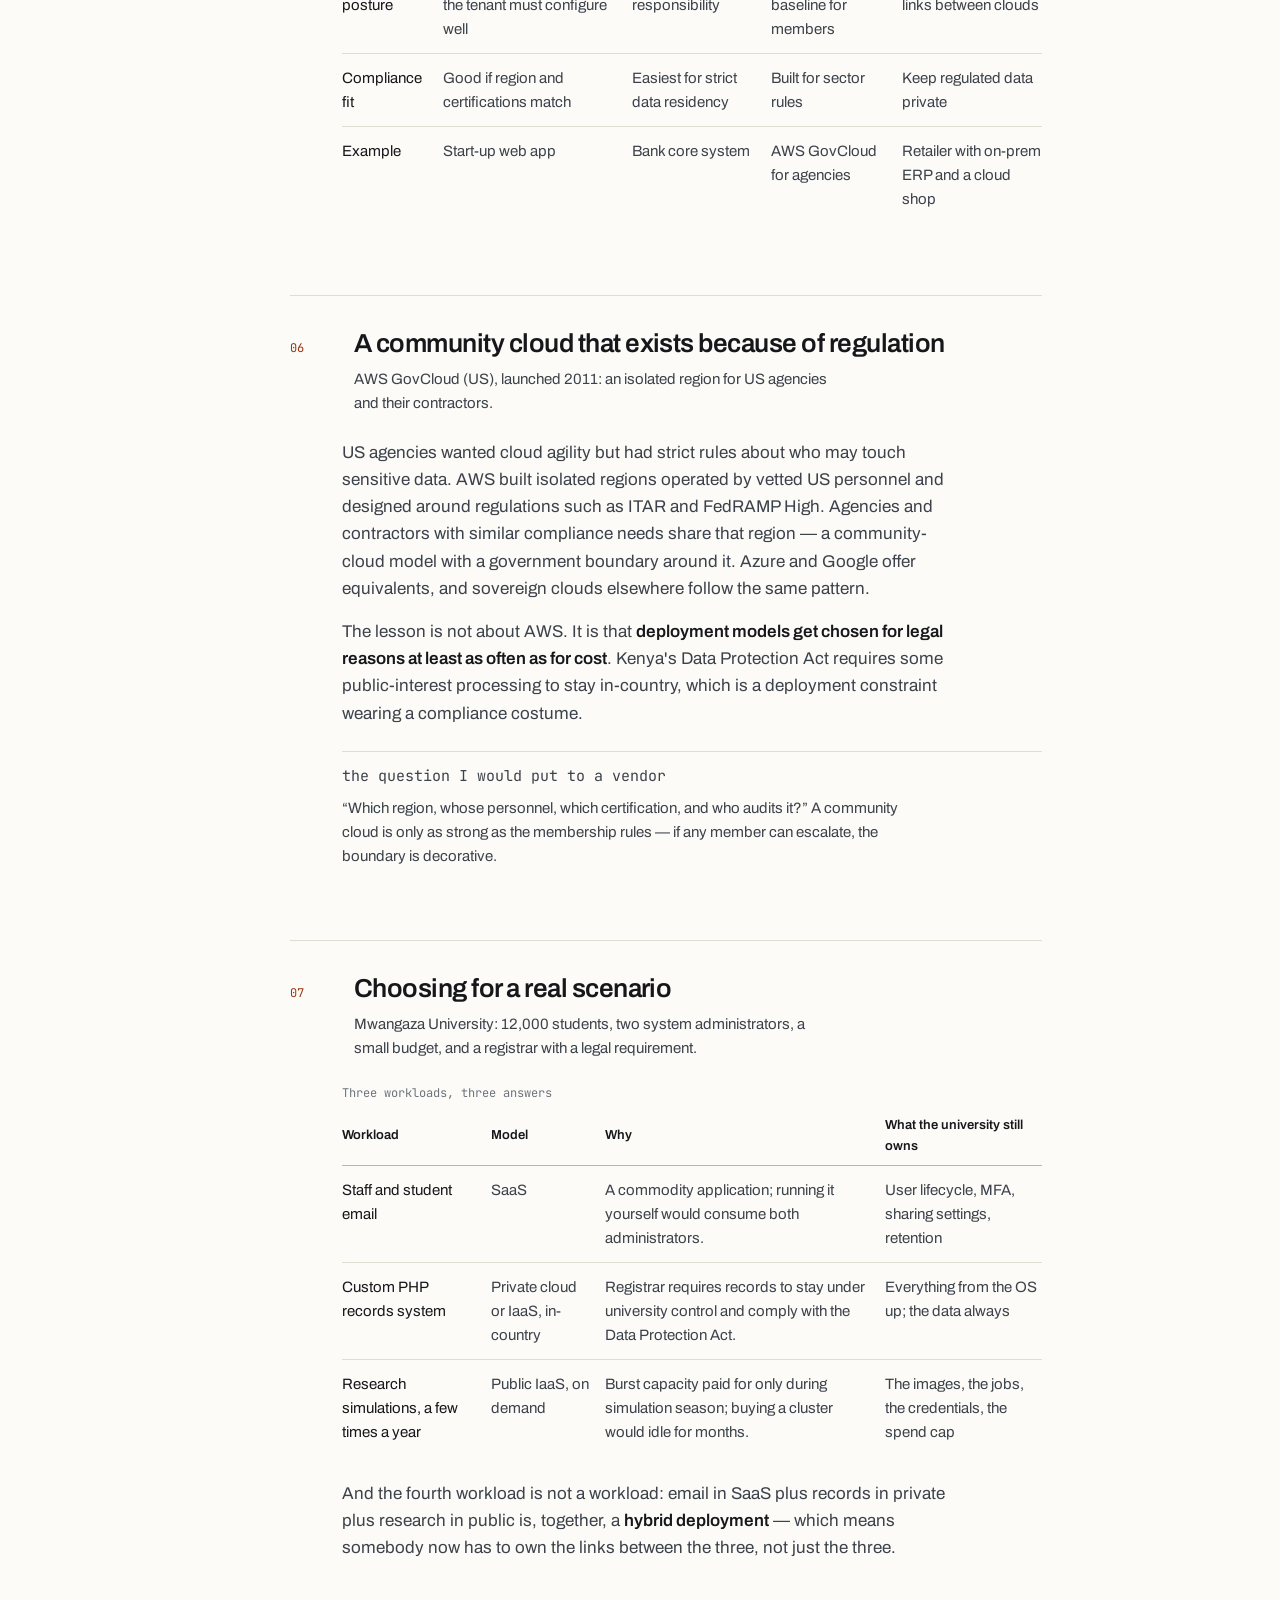
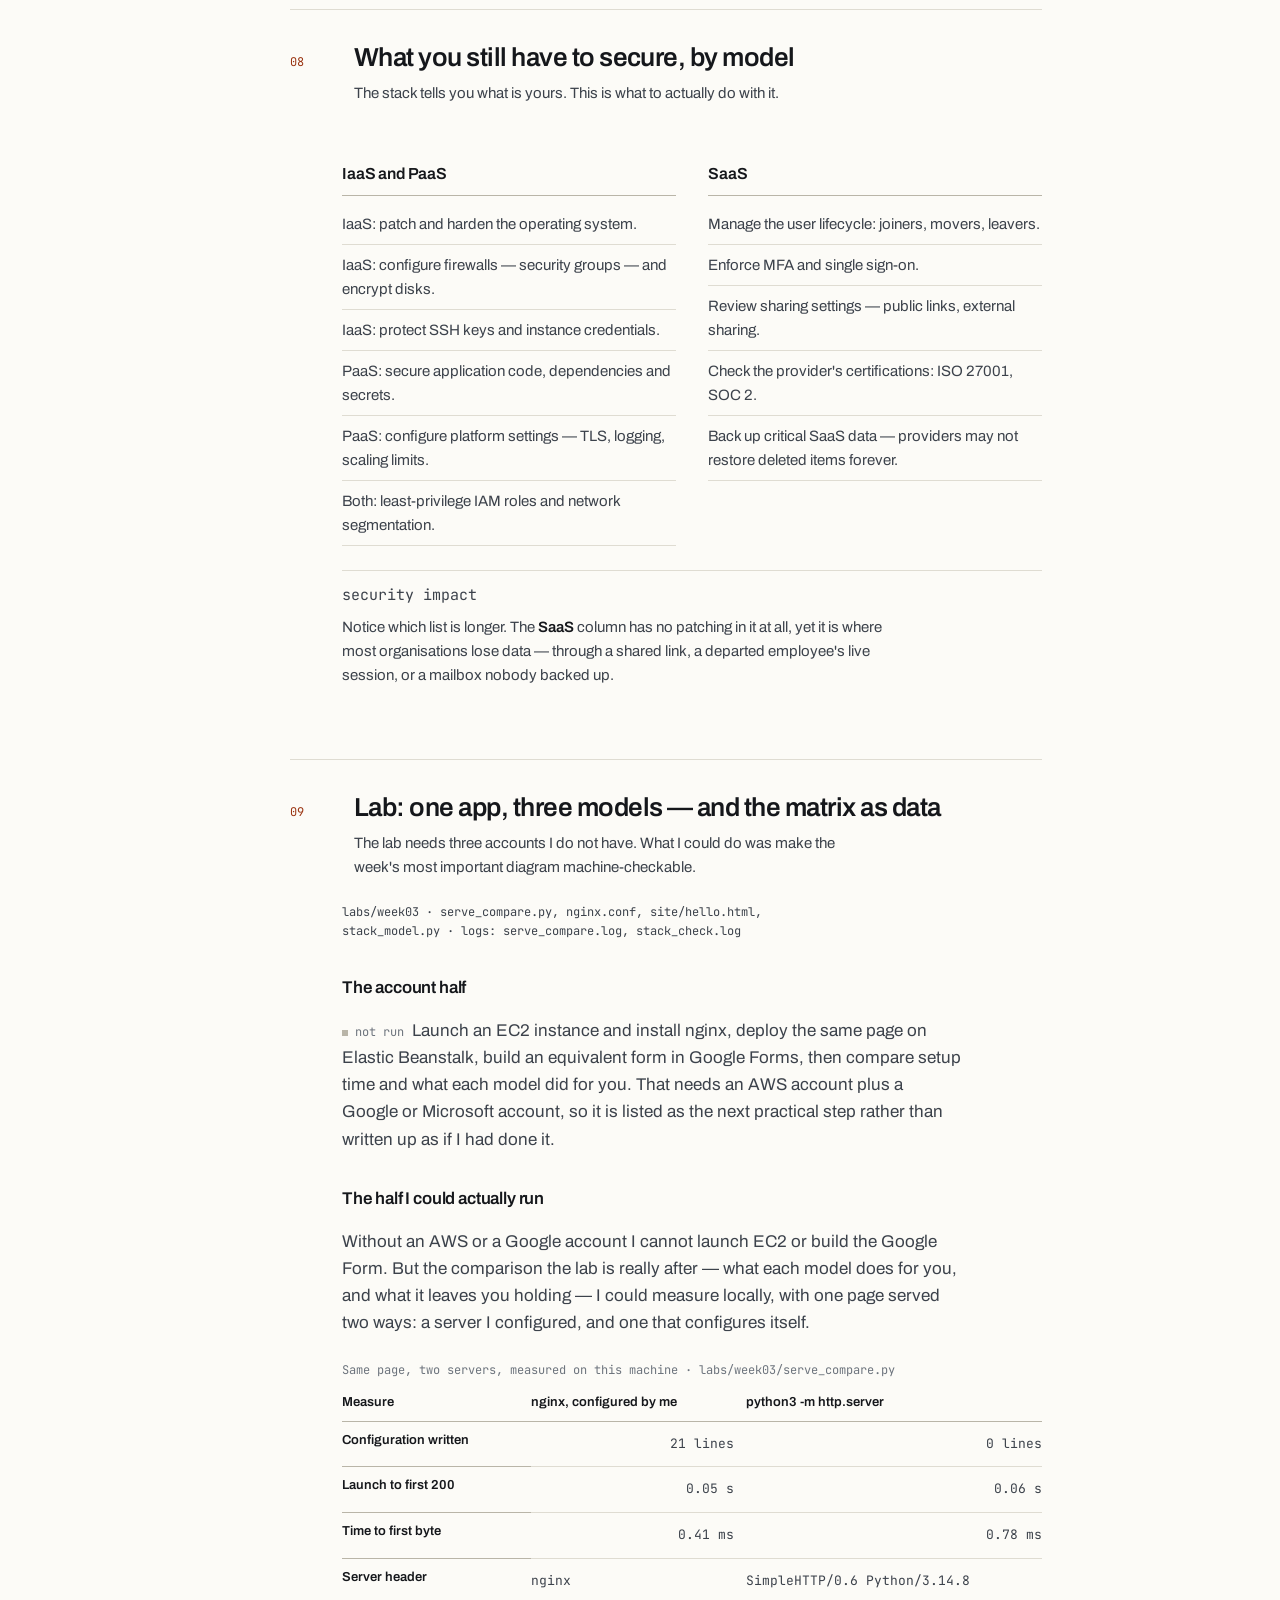
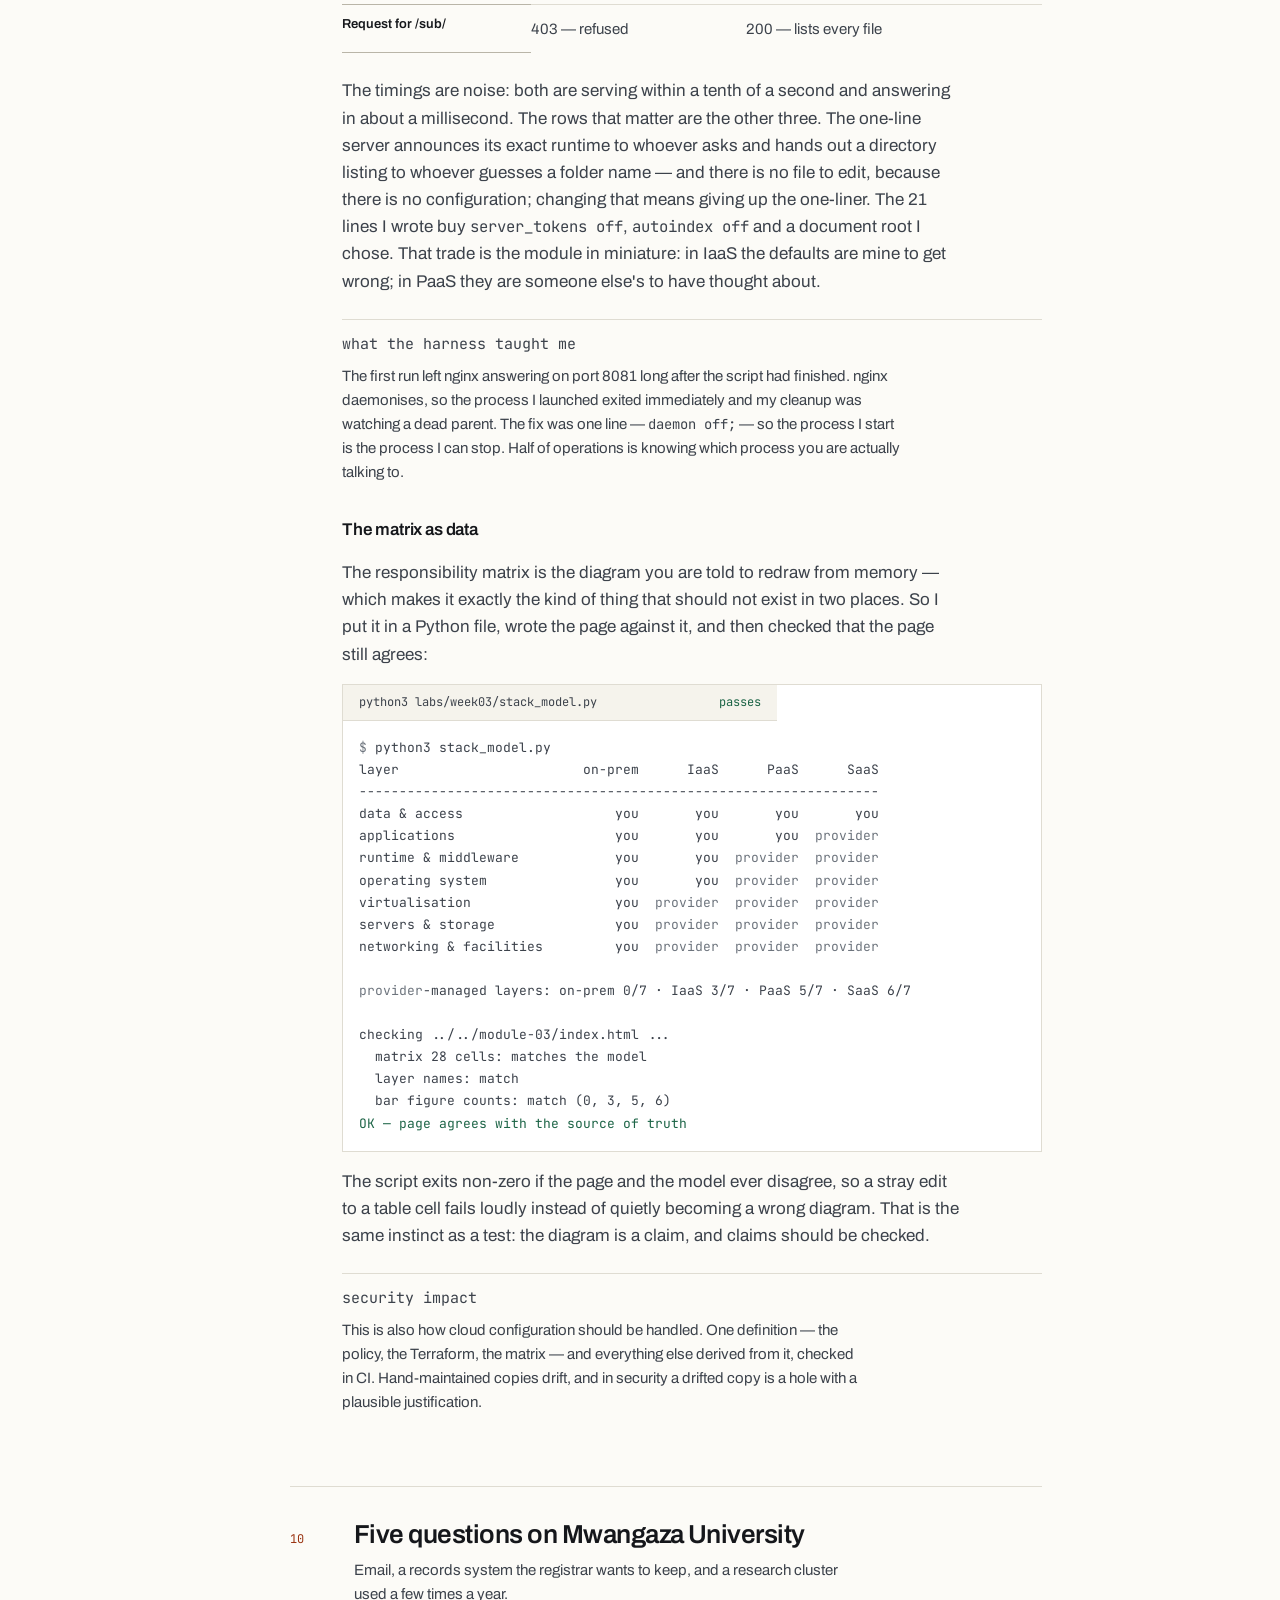
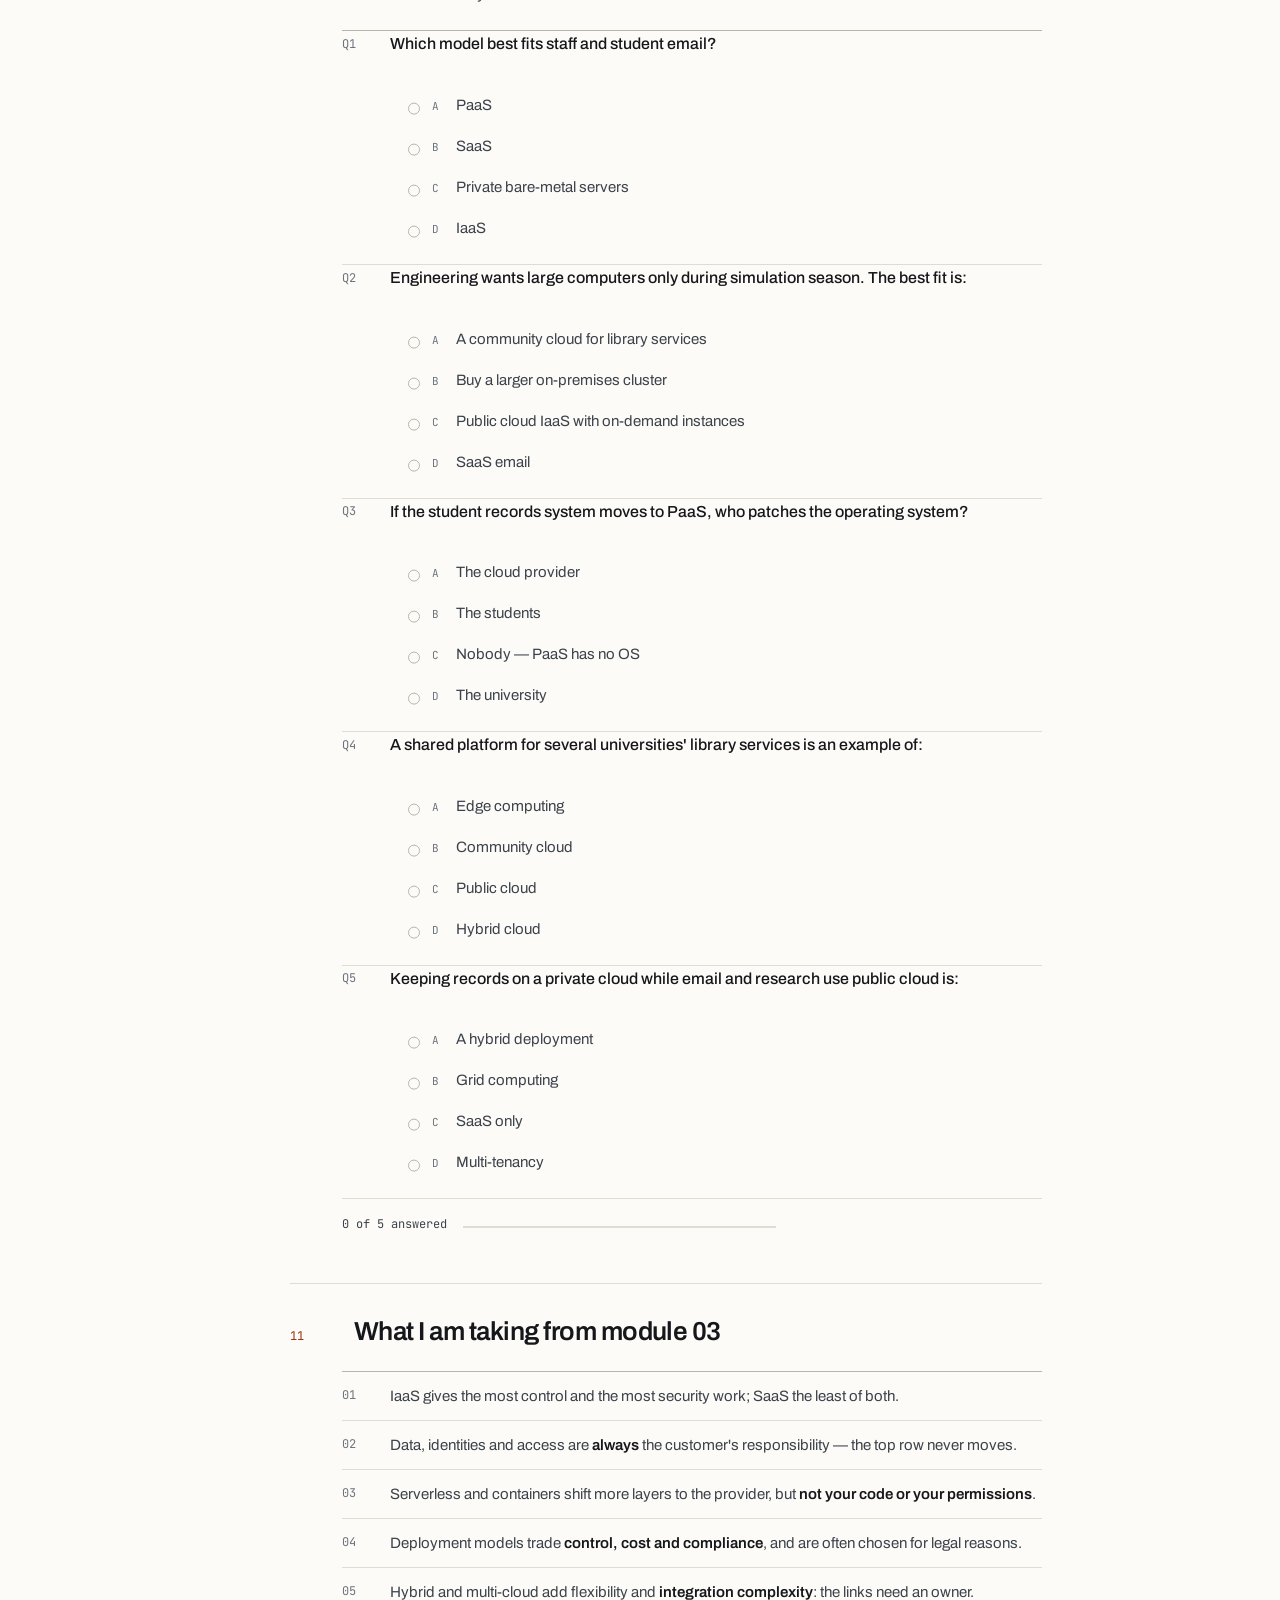
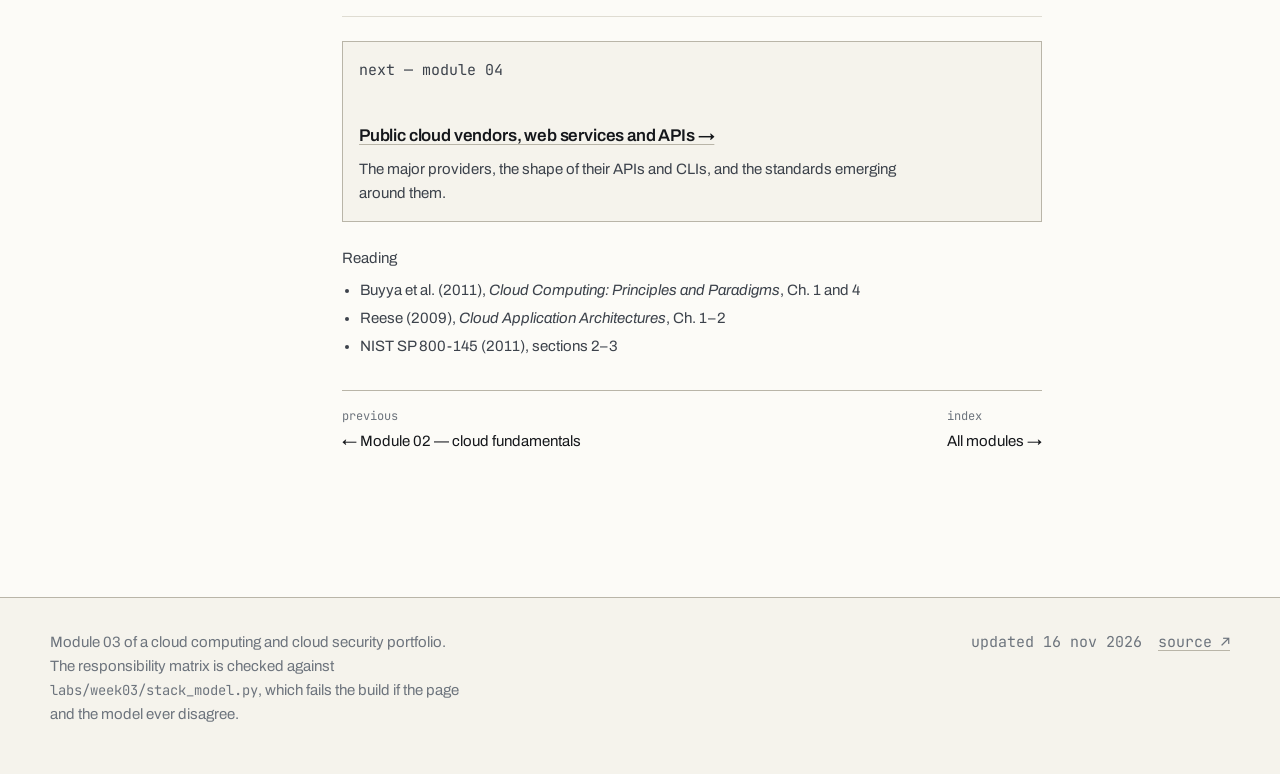
<file: module-03/index.html>
<!DOCTYPE html>
<html lang="en">
<head>
<meta charset="utf-8" />
<meta name="viewport" content="width=device-width, initial-scale=1" />
<title>Module 03 — Service and deployment models · Cloud computing security</title>
<meta name="description" content="Who manages which layer in IaaS, PaaS and SaaS; emerging as-a-service models; and how public, private, community and hybrid deployments trade control, cost and compliance." />
<link rel="preconnect" href="https://fonts.googleapis.com" />
<link rel="preconnect" href="https://fonts.gstatic.com" crossorigin />
<link href="https://fonts.googleapis.com/css2?family=Archivo:wght@400;500;600&family=Newsreader:opsz,wght@6..72,400;6..72,500&family=JetBrains+Mono:wght@400;500&display=swap" rel="stylesheet" />
<link rel="stylesheet" href="../assets/css/styles.css" />
<link rel="icon" href="data:image/svg+xml,<svg xmlns='http://www.w3.org/2000/svg' viewBox='0 0 16 16'><rect width='16' height='16' fill='%2315171b'/><rect x='4' y='4' width='8' height='8' fill='%239a3412'/></svg>" />
</head>
<body id="top">
<a class="skip" href="#doc">Skip to contents</a>

<div class="progress" aria-hidden="true"><span class="progress__bar" id="progress"></span></div>

<header class="topbar">
  <div class="shell topbar__in">
    <a class="wordmark" href="../index.html"><span class="wordmark__mark" aria-hidden="true"></span>cloud computing security <span>/ 03</span></a>
    <nav class="topbar__nav" aria-label="Page">
      <a href="../index.html">Modules</a>
      <a href="#lab">Lab evidence</a>
      <a href="https://github.com/mmmmohammed/cloud-computing-security" target="_blank" rel="noopener">Repository ↗</a>
    </nav>
  </div>
</header>

<main>
  <!-- ======================================================== masthead === -->
  <section class="masthead shell" aria-labelledby="page-title">
    <div>
      <p class="kicker">Module 03 — service and deployment models</p>
      <h1 id="page-title">Who patches the operating system? That is the whole question.</h1>
      <p class="lede">
        IaaS, PaaS and SaaS are not difficulty levels — they are different shares of the same seven-layer stack.
        Choose the wrong model, or misread your share of the work, and the breach is a configuration nobody
        thought they owned. This module draws the line, then draws it again for deployment.
      </p>
      <div class="masthead__actions">
        <a class="btn" href="#stack">Read the module</a>
        <a class="quiet-link" href="#lab">Skip to the lab evidence</a>
      </div>
    </div>

    <div class="masthead__aside">
      <figure class="ownbars" aria-labelledby="ownbars-cap">
        <div class="schematic__head"><span>provider-managed layers</span><span>of 7</span></div>
        <div class="ownbars__grid">
          <div class="ownbar">
            <div class="ownbar__stack" aria-hidden="true">
              <span class="seg seg--you"></span><span class="seg seg--you"></span><span class="seg seg--you"></span><span class="seg seg--you"></span><span class="seg seg--you"></span><span class="seg seg--you"></span><span class="seg seg--you"></span>
            </div>
            <p class="ownbar__label">on-prem <span>0</span></p>
          </div>
          <div class="ownbar">
            <div class="ownbar__stack" aria-hidden="true">
              <span class="seg seg--you"></span><span class="seg seg--you"></span><span class="seg seg--you"></span><span class="seg seg--you"></span><span class="seg seg--provider"></span><span class="seg seg--provider"></span><span class="seg seg--provider"></span>
            </div>
            <p class="ownbar__label">IaaS <span>3</span></p>
          </div>
          <div class="ownbar">
            <div class="ownbar__stack" aria-hidden="true">
              <span class="seg seg--you"></span><span class="seg seg--you"></span><span class="seg seg--provider"></span><span class="seg seg--provider"></span><span class="seg seg--provider"></span><span class="seg seg--provider"></span><span class="seg seg--provider"></span>
            </div>
            <p class="ownbar__label">PaaS <span>5</span></p>
          </div>
          <div class="ownbar">
            <div class="ownbar__stack" aria-hidden="true">
              <span class="seg seg--you"></span><span class="seg seg--provider"></span><span class="seg seg--provider"></span><span class="seg seg--provider"></span><span class="seg seg--provider"></span><span class="seg seg--provider"></span><span class="seg seg--provider"></span>
            </div>
            <p class="ownbar__label">SaaS <span>6</span></p>
          </div>
        </div>
        <figcaption class="ownbars__cap" id="ownbars-cap">
          <span class="legend-item"><span class="legend-swatch legend-swatch--fill" aria-hidden="true"></span>provider</span>
          <span class="legend-item"><span class="legend-swatch" aria-hidden="true"></span>you</span>
          <span>The top segment is <strong>data and access</strong> — yours in every model.</span>
        </figcaption>
      </figure>
    </div>
  </section>

  <!-- ===================================================== meta strip === -->
  <div class="shell">
    <dl class="meta-strip">
      <div>
        <dt>module</dt>
        <dd>03 — service and deployment models</dd>
      </div>
      <div>
        <dt>level</dt>
        <dd>Foundation, three of fifteen</dd>
      </div>
      <div>
        <dt>lab</dt>
        <dd>2.5 hours, one app in three models</dd>
      </div>
      <div>
        <dt>evidence</dt>
        <dd>stack matrix + validator, 4 models compared</dd>
      </div>
      <div>
        <dt>source</dt>
        <dd><a href="https://github.com/mmmmohammed/cloud-computing-security" target="_blank" rel="noopener">labs/week03</a></dd>
      </div>
    </dl>
  </div>

  <!-- =========================================================== doc ==== -->
  <div class="doc shell" id="doc">
    <aside class="toc" aria-label="Contents">
      <p class="toc__title">Contents</p>
      <ol class="toc__list">
        <li><a href="#stack" data-spy><span>01</span>The responsibility stack</a></li>
        <li><a href="#models" data-spy><span>02</span>Three models, component by component</a></li>
        <li><a href="#emerging" data-spy><span>03</span>The newer as-a-service models</a></li>
        <li><a href="#deployment" data-spy><span>04</span>Four deployments, plus multi-cloud</a></li>
        <li><a href="#compare" data-spy><span>05</span>Comparing deployments</a></li>
        <li><a href="#community" data-spy><span>06</span>A community cloud in practice</a></li>
        <li><a href="#choose" data-spy><span>07</span>Choosing for a real scenario</a></li>
        <li><a href="#security" data-spy><span>08</span>What you still have to secure</a></li>
        <li><a href="#lab" data-spy><span>09</span>Lab evidence</a></li>
        <li><a href="#quiz" data-spy><span>10</span>Five questions</a></li>
        <li><a href="#takeaways" data-spy><span>11</span>What I take from it</a></li>
      </ol>
    </aside>

    <div class="doc__main">

      <details class="toc-mobile">
        <summary>Contents — 11 sections</summary>
        <ol class="toc__list">
          <li><a href="#stack"><span>01</span>The responsibility stack</a></li>
          <li><a href="#models"><span>02</span>Three models, component by component</a></li>
          <li><a href="#emerging"><span>03</span>The newer as-a-service models</a></li>
          <li><a href="#deployment"><span>04</span>Four deployments, plus multi-cloud</a></li>
          <li><a href="#compare"><span>05</span>Comparing deployments</a></li>
          <li><a href="#community"><span>06</span>A community cloud in practice</a></li>
          <li><a href="#choose"><span>07</span>Choosing for a real scenario</a></li>
          <li><a href="#security"><span>08</span>What you still have to secure</a></li>
          <li><a href="#lab"><span>09</span>Lab evidence</a></li>
          <li><a href="#quiz"><span>10</span>Five questions</a></li>
          <li><a href="#takeaways"><span>11</span>What I take from it</a></li>
        </ol>
      </details>

      <!-- 01 ------------------------------------------------------------- -->
      <section class="sec" id="stack" aria-labelledby="stack-h">
        <header class="sec-head">
          <p class="sec-idx">01</p>
          <div>
            <h2 id="stack-h">Seven layers, and the line moves down as you climb the models</h2>
            <p>This is the diagram the module says you should be able to redraw from memory. Pick a model to isolate its column.</p>
          </div>
        </header>
        <div class="sec-body">
          <figure class="stackfig" id="stackfig" data-focus="none">
            <div class="stack-controls" role="group" aria-label="Highlight one service model">
              <button type="button" class="chip-btn" data-focus="onprem" aria-pressed="false">On-premises</button>
              <button type="button" class="chip-btn" data-focus="iaas" aria-pressed="false">IaaS</button>
              <button type="button" class="chip-btn" data-focus="paas" aria-pressed="false">PaaS</button>
              <button type="button" class="chip-btn" data-focus="saas" aria-pressed="false">SaaS</button>
            </div>

            <div class="tbl-wrap">
              <table class="stack">
                <caption class="visually-hidden">Which party manages each layer under each service model</caption>
                <thead>
                  <tr>
                    <th scope="col">Layer</th>
                    <th scope="col" data-col="onprem">On-prem</th>
                    <th scope="col" data-col="iaas">IaaS</th>
                    <th scope="col" data-col="paas">PaaS</th>
                    <th scope="col" data-col="saas">SaaS</th>
                  </tr>
                </thead>
                <tbody>
                  <tr data-layer="data">
                    <th scope="row">Data &amp; access</th>
                    <td data-col="onprem" data-owner="you"><span class="own own--you" aria-hidden="true"></span><span class="visually-hidden">you manage</span></td>
                    <td data-col="iaas" data-owner="you"><span class="own own--you" aria-hidden="true"></span><span class="visually-hidden">you manage</span></td>
                    <td data-col="paas" data-owner="you"><span class="own own--you" aria-hidden="true"></span><span class="visually-hidden">you manage</span></td>
                    <td data-col="saas" data-owner="you"><span class="own own--you" aria-hidden="true"></span><span class="visually-hidden">you manage</span></td>
                  </tr>
                  <tr data-layer="applications">
                    <th scope="row">Applications</th>
                    <td data-col="onprem" data-owner="you"><span class="own own--you" aria-hidden="true"></span><span class="visually-hidden">you manage</span></td>
                    <td data-col="iaas" data-owner="you"><span class="own own--you" aria-hidden="true"></span><span class="visually-hidden">you manage</span></td>
                    <td data-col="paas" data-owner="you"><span class="own own--you" aria-hidden="true"></span><span class="visually-hidden">you manage</span></td>
                    <td data-col="saas" data-owner="provider"><span class="own own--provider" aria-hidden="true"></span><span class="visually-hidden">provider manages</span></td>
                  </tr>
                  <tr data-layer="runtime">
                    <th scope="row">Runtime &amp; middleware</th>
                    <td data-col="onprem" data-owner="you"><span class="own own--you" aria-hidden="true"></span><span class="visually-hidden">you manage</span></td>
                    <td data-col="iaas" data-owner="you"><span class="own own--you" aria-hidden="true"></span><span class="visually-hidden">you manage</span></td>
                    <td data-col="paas" data-owner="provider"><span class="own own--provider" aria-hidden="true"></span><span class="visually-hidden">provider manages</span></td>
                    <td data-col="saas" data-owner="provider"><span class="own own--provider" aria-hidden="true"></span><span class="visually-hidden">provider manages</span></td>
                  </tr>
                  <tr data-layer="os">
                    <th scope="row">Operating system</th>
                    <td data-col="onprem" data-owner="you"><span class="own own--you" aria-hidden="true"></span><span class="visually-hidden">you manage</span></td>
                    <td data-col="iaas" data-owner="you"><span class="own own--you" aria-hidden="true"></span><span class="visually-hidden">you manage</span></td>
                    <td data-col="paas" data-owner="provider"><span class="own own--provider" aria-hidden="true"></span><span class="visually-hidden">provider manages</span></td>
                    <td data-col="saas" data-owner="provider"><span class="own own--provider" aria-hidden="true"></span><span class="visually-hidden">provider manages</span></td>
                  </tr>
                  <tr data-layer="virtualisation">
                    <th scope="row">Virtualisation</th>
                    <td data-col="onprem" data-owner="you"><span class="own own--you" aria-hidden="true"></span><span class="visually-hidden">you manage</span></td>
                    <td data-col="iaas" data-owner="provider"><span class="own own--provider" aria-hidden="true"></span><span class="visually-hidden">provider manages</span></td>
                    <td data-col="paas" data-owner="provider"><span class="own own--provider" aria-hidden="true"></span><span class="visually-hidden">provider manages</span></td>
                    <td data-col="saas" data-owner="provider"><span class="own own--provider" aria-hidden="true"></span><span class="visually-hidden">provider manages</span></td>
                  </tr>
                  <tr data-layer="servers">
                    <th scope="row">Servers &amp; storage</th>
                    <td data-col="onprem" data-owner="you"><span class="own own--you" aria-hidden="true"></span><span class="visually-hidden">you manage</span></td>
                    <td data-col="iaas" data-owner="provider"><span class="own own--provider" aria-hidden="true"></span><span class="visually-hidden">provider manages</span></td>
                    <td data-col="paas" data-owner="provider"><span class="own own--provider" aria-hidden="true"></span><span class="visually-hidden">provider manages</span></td>
                    <td data-col="saas" data-owner="provider"><span class="own own--provider" aria-hidden="true"></span><span class="visually-hidden">provider manages</span></td>
                  </tr>
                  <tr data-layer="network">
                    <th scope="row">Networking &amp; facilities</th>
                    <td data-col="onprem" data-owner="you"><span class="own own--you" aria-hidden="true"></span><span class="visually-hidden">you manage</span></td>
                    <td data-col="iaas" data-owner="provider"><span class="own own--provider" aria-hidden="true"></span><span class="visually-hidden">provider manages</span></td>
                    <td data-col="paas" data-owner="provider"><span class="own own--provider" aria-hidden="true"></span><span class="visually-hidden">provider manages</span></td>
                    <td data-col="saas" data-owner="provider"><span class="own own--provider" aria-hidden="true"></span><span class="visually-hidden">provider manages</span></td>
                  </tr>
                </tbody>
              </table>
            </div>

            <p class="stack-legend">
              <span class="legend-item"><span class="legend-swatch legend-swatch--fill" aria-hidden="true"></span>provider manages</span>
              <span class="legend-item"><span class="legend-swatch" aria-hidden="true"></span>you manage</span>
            </p>
            <p class="stack-summary" id="stack-summary" aria-live="polite">Pick a model above to see what it leaves you owning.</p>
          </figure>

          <p>
            Read down a column and the pattern is arithmetic: <strong>0, 3, 5, 6</strong> of the seven layers go
            to the provider as you move from on-premises to SaaS. Read across the top row and it never moves.
            Data and access stay yours in all four — including SaaS, where the settings that decide who can
            share what are still your configuration, on your account.
          </p>

          <aside class="note">
            <p class="note__label">security impact</p>
            <p>
              Most cloud breaches are not the provider's stack failing — they are a layer the customer believed
              was covered. The matrix is a contract: whatever the cell says <strong>you</strong>, nobody else is
              checking.
            </p>
          </aside>
        </div>
      </section>

      <!-- 02 ------------------------------------------------------------- -->
      <section class="sec" id="models" aria-labelledby="models-h">
        <header class="sec-head">
          <p class="sec-idx">02</p>
          <div>
            <h2 id="models-h">Three models, component by component</h2>
            <p>What each one is actually built from, and what you get to stop worrying about.</p>
          </div>
        </header>
        <div class="sec-body">
          <div class="modelspec">
            <div class="modelspec__row">
              <p class="modelspec__label">IaaS</p>
              <div>
                <h3>Infrastructure as a Service</h3>
                <dl class="factlist">
                  <div><dt>components</dt><dd>Virtual machines, block and object storage, virtual networks, load balancers, hypervisor, control-plane APIs</dd></div>
                  <div><dt>examples</dt><dd class="mono">Amazon EC2 · Azure Virtual Machines · Google Compute Engine · Eucalyptus</dd></div>
                  <div><dt>you get</dt><dd>Maximum control. You patch the operating system.</dd></div>
                </dl>
              </div>
            </div>
            <div class="modelspec__row">
              <p class="modelspec__label">PaaS</p>
              <div>
                <h3>Platform as a Service</h3>
                <dl class="factlist">
                  <div><dt>components</dt><dd>Language runtimes, middleware, managed databases, build and deploy tools, auto-scaling</dd></div>
                  <div><dt>examples</dt><dd class="mono">AWS Elastic Beanstalk · Google App Engine · Azure App Service · Heroku</dd></div>
                  <div><dt>you get</dt><dd>Focus on code. The provider patches the platform.</dd></div>
                </dl>
              </div>
            </div>
            <div class="modelspec__row">
              <p class="modelspec__label">SaaS</p>
              <div>
                <h3>Software as a Service</h3>
                <dl class="factlist">
                  <div><dt>components</dt><dd>Multi-tenant application, web front end, tenant isolation, subscription and identity integration</dd></div>
                  <div><dt>examples</dt><dd class="mono">Microsoft 365 · Google Workspace · Salesforce · Zoom</dd></div>
                  <div><dt>you get</dt><dd>A ready-to-use application. You manage users, data and settings.</dd></div>
                </dl>
              </div>
            </div>
          </div>

          <p>
            The test I use on anything new: <em>if it breaks at 2am, whose pager goes off?</em> Gmail is SaaS —
            mine never rings. A VM I built is IaaS — mine rings, and I am patching it.
          </p>
        </div>
      </section>

      <!-- 03 ------------------------------------------------------------- -->
      <section class="sec" id="emerging" aria-labelledby="emerging-h">
        <header class="sec-head">
          <p class="sec-idx">03</p>
          <div>
            <h2 id="emerging-h">The newer as-a-service models all move the same line</h2>
            <p>Each one hands another layer to the provider — and leaves your code, permissions and configuration exactly where they were.</p>
          </div>
        </header>
        <div class="sec-body">
          <div class="tbl-wrap">
            <table class="tbl">
              <caption>Emerging models</caption>
              <thead><tr><th scope="col">Model</th><th scope="col">What it is</th><th scope="col">Examples</th><th scope="col">What is still on you</th></tr></thead>
              <tbody>
                <tr>
                  <td>FaaS / serverless</td>
                  <td>Upload a function; the provider runs it on demand and bills per invocation.</td>
                  <td class="id">AWS Lambda, Azure Functions</td>
                  <td>Function permissions and the code itself</td>
                </tr>
                <tr>
                  <td>CaaS / containers</td>
                  <td>Run containers on managed orchestration; portable between clouds.</td>
                  <td class="id">Amazon EKS, ECS, Google GKE</td>
                  <td>Image provenance and scanning</td>
                </tr>
                <tr>
                  <td>DBaaS</td>
                  <td>Managed databases with automated backups and patching.</td>
                  <td class="id">Amazon RDS, Azure SQL</td>
                  <td>Schema, access control, what gets backed up and for how long</td>
                </tr>
                <tr>
                  <td>SECaaS</td>
                  <td>Cloud-delivered security: email filtering, WAF, identity, SIEM.</td>
                  <td class="id">Okta, Entra ID, Cloudflare, Sentinel</td>
                  <td>Policy, alert triage, who is allowed to use it</td>
                </tr>
              </tbody>
            </table>
          </div>
          <p class="file-path">The deck's framing: no servers to patch, but permissions and code must be secure. Same sentence for all four.</p>
        </div>
      </section>

      <!-- 04 ------------------------------------------------------------- -->
      <section class="sec" id="deployment" aria-labelledby="deploy-h">
        <header class="sec-head">
          <p class="sec-idx">04</p>
          <div>
            <h2 id="deploy-h">Four deployment models, and the one that is not quite a model</h2>
            <p>Service model answers <em>how much</em> you hand over. Deployment model answers <em>whose building it sits in</em>.</p>
          </div>
        </header>
        <div class="sec-body">
          <dl class="layers">
            <div>
              <dt>Public</dt>
              <dd>Owned by a provider, shared by many customers over the internet. Elastic and pay-per-use — AWS, Azure, Google Cloud.</dd>
              <span class="tag-mono">shared</span>
            </div>
            <div>
              <dt>Private</dt>
              <dd>Dedicated to one organisation, on-premises or hosted. More control, higher cost — Eucalyptus, OpenStack, VMware.</dd>
              <span class="tag-mono">dedicated</span>
            </div>
            <div>
              <dt>Community</dt>
              <dd>Shared by organisations with common requirements: government agencies, universities, a sector regulator.</dd>
              <span class="tag-mono">shared purpose</span>
            </div>
            <div>
              <dt>Hybrid</dt>
              <dd>Two or more clouds connected so data and apps move between them — private core banking plus a public web front end.</dd>
              <span class="tag-mono">connected</span>
            </div>
            <div>
              <dt>Multi-cloud</dt>
              <dd>Services from several public providers, to avoid lock-in or take best-of-breed. Not a deployment model so much as a procurement habit.</dd>
              <span class="tag-mono">plural</span>
            </div>
          </dl>
        </div>
      </section>

      <!-- 05 ------------------------------------------------------------- -->
      <section class="sec" id="compare" aria-labelledby="cmp3-h">
        <header class="sec-head">
          <p class="sec-idx">05</p>
          <div>
            <h2 id="cmp3-h">Choosing a deployment is a trade, not a ranking</h2>
            <p>No column wins every row. Pick the rows that matter and the model usually chooses itself.</p>
          </div>
        </header>
        <div class="sec-body">
          <div class="tbl-wrap">
            <table class="tbl">
              <caption>Deployment models compared</caption>
              <thead>
                <tr>
                  <th scope="col">Criterion</th>
                  <th scope="col">Public</th>
                  <th scope="col">Private</th>
                  <th scope="col">Community</th>
                  <th scope="col">Hybrid</th>
                </tr>
              </thead>
              <tbody>
                <tr>
                  <td>Control</td>
                  <td>Lowest</td>
                  <td>Highest</td>
                  <td>Shared among members</td>
                  <td>Varies by workload</td>
                </tr>
                <tr>
                  <td>Upfront cost</td>
                  <td>Very low</td>
                  <td>High</td>
                  <td>Shared</td>
                  <td>Medium</td>
                </tr>
                <tr>
                  <td>Scalability</td>
                  <td>Very high</td>
                  <td>Limited by own hardware</td>
                  <td>Moderate</td>
                  <td>High — burst to public</td>
                </tr>
                <tr>
                  <td>Security posture</td>
                  <td>Strong provider controls; the tenant must configure well</td>
                  <td>Fully your responsibility</td>
                  <td>Common baseline for members</td>
                  <td>Complex: secure the links between clouds</td>
                </tr>
                <tr>
                  <td>Compliance fit</td>
                  <td>Good if region and certifications match</td>
                  <td>Easiest for strict data residency</td>
                  <td>Built for sector rules</td>
                  <td>Keep regulated data private</td>
                </tr>
                <tr>
                  <td>Example</td>
                  <td>Start-up web app</td>
                  <td>Bank core system</td>
                  <td>AWS GovCloud for agencies</td>
                  <td>Retailer with on-prem ERP and a cloud shop</td>
                </tr>
              </tbody>
            </table>
          </div>
        </div>
      </section>

      <!-- 06 ------------------------------------------------------------- -->
      <section class="sec" id="community" aria-labelledby="gov-h">
        <header class="sec-head">
          <p class="sec-idx">06</p>
          <div>
            <h2 id="gov-h">A community cloud that exists because of regulation</h2>
            <p>AWS GovCloud (US), launched 2011: an isolated region for US agencies and their contractors.</p>
          </div>
        </header>
        <div class="sec-body">
          <p>
            US agencies wanted cloud agility but had strict rules about who may touch sensitive data. AWS built
            isolated regions operated by vetted US personnel and designed around regulations such as ITAR and
            FedRAMP High. Agencies and contractors with similar compliance needs share that region — a
            community-cloud model with a government boundary around it. Azure and Google offer equivalents, and
            sovereign clouds elsewhere follow the same pattern.
          </p>
          <p>
            The lesson is not about AWS. It is that <strong>deployment models get chosen for legal reasons at
            least as often as for cost</strong>. Kenya's Data Protection Act requires some public-interest
            processing to stay in-country, which is a deployment constraint wearing a compliance costume.
          </p>

          <aside class="note">
            <p class="note__label">the question I would put to a vendor</p>
            <p>
              “Which region, whose personnel, which certification, and who audits it?” A community cloud is
              only as strong as the membership rules — if any member can escalate, the boundary is decorative.
            </p>
          </aside>
        </div>
      </section>

      <!-- 07 ------------------------------------------------------------- -->
      <section class="sec" id="choose" aria-labelledby="choose-h">
        <header class="sec-head">
          <p class="sec-idx">07</p>
          <div>
            <h2 id="choose-h">Choosing for a real scenario</h2>
            <p>Mwangaza University: 12,000 students, two system administrators, a small budget, and a registrar with a legal requirement.</p>
          </div>
        </header>
        <div class="sec-body">
          <div class="tbl-wrap">
            <table class="tbl">
              <caption>Three workloads, three answers</caption>
              <thead>
                <tr>
                  <th scope="col">Workload</th>
                  <th scope="col">Model</th>
                  <th scope="col">Why</th>
                  <th scope="col">What the university still owns</th>
                </tr>
              </thead>
              <tbody>
                <tr>
                  <td>Staff and student email</td>
                  <td>SaaS</td>
                  <td>A commodity application; running it yourself would consume both administrators.</td>
                  <td>User lifecycle, MFA, sharing settings, retention</td>
                </tr>
                <tr>
                  <td>Custom PHP records system</td>
                  <td>Private cloud or IaaS, in-country</td>
                  <td>Registrar requires records to stay under university control and comply with the Data Protection Act.</td>
                  <td>Everything from the OS up; the data always</td>
                </tr>
                <tr>
                  <td>Research simulations, a few times a year</td>
                  <td>Public IaaS, on demand</td>
                  <td>Burst capacity paid for only during simulation season; buying a cluster would idle for months.</td>
                  <td>The images, the jobs, the credentials, the spend cap</td>
                </tr>
              </tbody>
            </table>
          </div>
          <p>
            And the fourth workload is not a workload: email in SaaS plus records in private plus research in
            public is, together, a <strong>hybrid deployment</strong> — which means somebody now has to own the
            links between the three, not just the three.
          </p>
        </div>
      </section>

      <!-- 08 ------------------------------------------------------------- -->
      <section class="sec" id="security" aria-labelledby="sec3-h">
        <header class="sec-head">
          <p class="sec-idx">08</p>
          <div>
            <h2 id="sec3-h">What you still have to secure, by model</h2>
            <p>The stack tells you what is yours. This is what to actually do with it.</p>
          </div>
        </header>
        <div class="sec-body">
          <div class="split">
            <div>
              <h3>IaaS and PaaS</h3>
              <ul>
                <li>IaaS: patch and harden the operating system.</li>
                <li>IaaS: configure firewalls — security groups — and encrypt disks.</li>
                <li>IaaS: protect SSH keys and instance credentials.</li>
                <li>PaaS: secure application code, dependencies and secrets.</li>
                <li>PaaS: configure platform settings — TLS, logging, scaling limits.</li>
                <li>Both: least-privilege IAM roles and network segmentation.</li>
              </ul>
            </div>
            <div>
              <h3>SaaS</h3>
              <ul>
                <li>Manage the user lifecycle: joiners, movers, leavers.</li>
                <li>Enforce MFA and single sign-on.</li>
                <li>Review sharing settings — public links, external sharing.</li>
                <li>Check the provider's certifications: ISO 27001, SOC 2.</li>
                <li>Back up critical SaaS data — providers may not restore deleted items forever.</li>
              </ul>
            </div>
          </div>

          <aside class="note">
            <p class="note__label">security impact</p>
            <p>
              Notice which list is longer. The <strong>SaaS</strong> column has no patching in it at all, yet it
              is where most organisations lose data — through a shared link, a departed employee's live session,
              or a mailbox nobody backed up.
            </p>
          </aside>
        </div>
      </section>

      <!-- 09 ------------------------------------------------------------- -->
      <section class="sec" id="lab" aria-labelledby="lab-h">
        <header class="sec-head">
          <p class="sec-idx">09</p>
          <div>
            <h2 id="lab-h">Lab: one app, three models — and the matrix as data</h2>
            <p>The lab needs three accounts I do not have. What I could do was make the week's most important diagram machine-checkable.</p>
          </div>
        </header>
        <div class="sec-body">
          <p class="file-path">labs/week03 · serve_compare.py, nginx.conf, site/hello.html, stack_model.py · logs: serve_compare.log, stack_check.log</p>

          <h3>The account half</h3>
          <p>
            <span class="status status--planned">not run</span>&nbsp;
            Launch an EC2 instance and install nginx, deploy the same page on Elastic Beanstalk, build an
            equivalent form in Google Forms, then compare setup time and what each model did for you. That needs
            an AWS account plus a Google or Microsoft account, so it is listed as the next practical step rather
            than written up as if I had done it.
          </p>

          <h3>The half I could actually run</h3>
          <p>
            Without an AWS or a Google account I cannot launch EC2 or build the Google Form. But the comparison
            the lab is really after — what each model does for you, and what it leaves you holding — I could
            measure locally, with one page served two ways: a server I configured, and one that configures
            itself.
          </p>

          <div class="tbl-wrap">
            <table class="tbl">
              <caption>Same page, two servers, measured on this machine · labs/week03/serve_compare.py</caption>
              <thead>
                <tr>
                  <th scope="col">Measure</th>
                  <th scope="col">nginx, configured by me</th>
                  <th scope="col">python3 -m http.server</th>
                </tr>
              </thead>
              <tbody>
                <tr><th scope="row">Configuration written</th><td class="num">21 lines</td><td class="num">0 lines</td></tr>
                <tr><th scope="row">Launch to first 200</th><td class="num">0.05 s</td><td class="num">0.06 s</td></tr>
                <tr><th scope="row">Time to first byte</th><td class="num">0.41 ms</td><td class="num">0.78 ms</td></tr>
                <tr><th scope="row">Server header</th><td class="id">nginx</td><td class="id">SimpleHTTP/0.6 Python/3.14.8</td></tr>
                <tr><th scope="row">Request for /sub/</th><td>403 — refused</td><td>200 — lists every file</td></tr>
              </tbody>
            </table>
          </div>

          <p>
            The timings are noise: both are serving within a tenth of a second and answering in about a
            millisecond. The rows that matter are the other three. The one-line server announces its exact
            runtime to whoever asks and hands out a directory listing to whoever guesses a folder name — and
            there is no file to edit, because there is no configuration; changing that means giving up the
            one-liner. The 21 lines I wrote buy <span class="mono">server_tokens off</span>,
            <span class="mono">autoindex off</span> and a document root I chose. That trade is the module in
            miniature: in IaaS the defaults are mine to get wrong; in PaaS they are someone else's to have
            thought about.
          </p>

          <aside class="note">
            <p class="note__label">what the harness taught me</p>
            <p>
              The first run left nginx answering on port 8081 long after the script had finished. nginx
              daemonises, so the process I launched exited immediately and my cleanup was watching a dead
              parent. The fix was one line — <span class="mono">daemon off;</span> — so the process I start is
              the process I can stop. Half of operations is knowing which process you are actually talking to.
            </p>
          </aside>

          <h3>The matrix as data</h3>
          <p>
            The responsibility matrix is the diagram you are told to redraw from memory — which makes it exactly
            the kind of thing that should not exist in two places. So I put it in a Python file, wrote the page
            against it, and then checked that the page still agrees:
          </p>

          <div class="code">
            <p class="code__head"><span>python3 labs/week03/stack_model.py</span><span class="code__tag code__tag--ok">passes</span></p>
<pre><span class="c-prompt">$</span> python3 stack_model.py
layer                       on-prem      IaaS      PaaS      SaaS
-----------------------------------------------------------------
data &amp; access                   you       you       you       you
applications                    you       you       you  <span class="c-dim">provider</span>
runtime &amp; middleware            you       you  <span class="c-dim">provider</span>  <span class="c-dim">provider</span>
operating system                you       you  <span class="c-dim">provider</span>  <span class="c-dim">provider</span>
virtualisation                  you  <span class="c-dim">provider</span>  <span class="c-dim">provider</span>  <span class="c-dim">provider</span>
servers &amp; storage               you  <span class="c-dim">provider</span>  <span class="c-dim">provider</span>  <span class="c-dim">provider</span>
networking &amp; facilities         you  <span class="c-dim">provider</span>  <span class="c-dim">provider</span>  <span class="c-dim">provider</span>

<span class="c-dim">provider</span>-managed layers: on-prem 0/7 · IaaS 3/7 · PaaS 5/7 · SaaS 6/7

checking ../../module-03/index.html ...
  matrix 28 cells: matches the model
  layer names: match
  bar figure counts: match (0, 3, 5, 6)
<span class="c-ok">OK — page agrees with the source of truth</span></pre>
          </div>

          <p>
            The script exits non-zero if the page and the model ever disagree, so a stray edit to a table cell
            fails loudly instead of quietly becoming a wrong diagram. That is the same instinct as a test: the
            diagram is a claim, and claims should be checked.
          </p>

          <aside class="note">
            <p class="note__label">security impact</p>
            <p>
              This is also how cloud configuration should be handled. One definition — the policy, the Terraform,
              the matrix — and everything else derived from it, checked in CI. Hand-maintained copies drift, and
              in security a drifted copy is a hole with a plausible justification.
            </p>
          </aside>
        </div>
      </section>

      <!-- 10 ------------------------------------------------------------- -->
      <section class="sec" id="quiz" aria-labelledby="quiz-h">
        <header class="sec-head">
          <p class="sec-idx">10</p>
          <div>
            <h2 id="quiz-h">Five questions on Mwangaza University</h2>
            <p>Email, a records system the registrar wants to keep, and a research cluster used a few times a year.</p>
          </div>
        </header>
        <div class="sec-body">
          <form class="quiz">
            <fieldset class="q" data-answer="B">
              <legend><span class="q__num">Q1</span>Which model best fits staff and student email?</legend>
              <div class="opts">
                <label class="opt"><input type="radio" name="q1" value="A"><span class="opt__key">A</span><span>PaaS</span></label>
                <label class="opt"><input type="radio" name="q1" value="B"><span class="opt__key">B</span><span>SaaS</span></label>
                <label class="opt"><input type="radio" name="q1" value="C"><span class="opt__key">C</span><span>Private bare-metal servers</span></label>
                <label class="opt"><input type="radio" name="q1" value="D"><span class="opt__key">D</span><span>IaaS</span></label>
              </div>
              <p class="feedback" hidden><b>B. SaaS.</b> Email is a commodity application. Microsoft 365 or Google Workspace minimises administrative work — and leaves user lifecycle, MFA and sharing settings with the university.</p>
            </fieldset>

            <fieldset class="q" data-answer="C">
              <legend><span class="q__num">Q2</span>Engineering wants large computers only during simulation season. The best fit is:</legend>
              <div class="opts">
                <label class="opt"><input type="radio" name="q2" value="A"><span class="opt__key">A</span><span>A community cloud for library services</span></label>
                <label class="opt"><input type="radio" name="q2" value="B"><span class="opt__key">B</span><span>Buy a larger on-premises cluster</span></label>
                <label class="opt"><input type="radio" name="q2" value="C"><span class="opt__key">C</span><span>Public cloud IaaS with on-demand instances</span></label>
                <label class="opt"><input type="radio" name="q2" value="D"><span class="opt__key">D</span><span>SaaS email</span></label>
              </div>
              <p class="feedback" hidden><b>C. Public IaaS, on demand.</b> On-demand instances are burst capacity paid only while used. Buying a cluster means paying for idle hardware eleven months a year.</p>
            </fieldset>

            <fieldset class="q" data-answer="A">
              <legend><span class="q__num">Q3</span>If the student records system moves to PaaS, who patches the operating system?</legend>
              <div class="opts">
                <label class="opt"><input type="radio" name="q3" value="A"><span class="opt__key">A</span><span>The cloud provider</span></label>
                <label class="opt"><input type="radio" name="q3" value="B"><span class="opt__key">B</span><span>The students</span></label>
                <label class="opt"><input type="radio" name="q3" value="C"><span class="opt__key">C</span><span>Nobody — PaaS has no OS</span></label>
                <label class="opt"><input type="radio" name="q3" value="D"><span class="opt__key">D</span><span>The university</span></label>
              </div>
              <p class="feedback" hidden><b>A. The provider.</b> In PaaS the provider manages the OS and runtime. The university secures its code, its configuration and its data — not the machine underneath.</p>
            </fieldset>

            <fieldset class="q" data-answer="B">
              <legend><span class="q__num">Q4</span>A shared platform for several universities' library services is an example of:</legend>
              <div class="opts">
                <label class="opt"><input type="radio" name="q4" value="A"><span class="opt__key">A</span><span>Edge computing</span></label>
                <label class="opt"><input type="radio" name="q4" value="B"><span class="opt__key">B</span><span>Community cloud</span></label>
                <label class="opt"><input type="radio" name="q4" value="C"><span class="opt__key">C</span><span>Public cloud</span></label>
                <label class="opt"><input type="radio" name="q4" value="D"><span class="opt__key">D</span><span>Hybrid cloud</span></label>
              </div>
              <p class="feedback" hidden><b>B. Community cloud.</b> Organisations with a common purpose and common requirements share the infrastructure. The strength of it depends entirely on the membership rules.</p>
            </fieldset>

            <fieldset class="q" data-answer="A">
              <legend><span class="q__num">Q5</span>Keeping records on a private cloud while email and research use public cloud is:</legend>
              <div class="opts">
                <label class="opt"><input type="radio" name="q5" value="A"><span class="opt__key">A</span><span>A hybrid deployment</span></label>
                <label class="opt"><input type="radio" name="q5" value="B"><span class="opt__key">B</span><span>Grid computing</span></label>
                <label class="opt"><input type="radio" name="q5" value="C"><span class="opt__key">C</span><span>SaaS only</span></label>
                <label class="opt"><input type="radio" name="q5" value="D"><span class="opt__key">D</span><span>Multi-tenancy</span></label>
              </div>
              <p class="feedback" hidden><b>A. A hybrid deployment.</b> Private and public clouds working together is hybrid. The costs arrive in the joins: identity across both, encrypted links, and knowing which data may cross.</p>
            </fieldset>

            <p class="score">
              <span id="score-text">0 of 5 answered</span>
              <span class="score__bar" aria-hidden="true"><span class="score__fill" id="score-fill"></span></span>
            </p>
          </form>
        </div>
      </section>

      <!-- 11 ------------------------------------------------------------- -->
      <section class="sec" id="takeaways" aria-labelledby="take3-h">
        <header class="sec-head">
          <p class="sec-idx">11</p>
          <div>
            <h2 id="take3-h">What I am taking from module 03</h2>
          </div>
        </header>
        <div class="sec-body">
          <ol class="takeaways">
            <li><span class="n">01</span><span>IaaS gives the most control and the most security work; SaaS the least of both.</span></li>
            <li><span class="n">02</span><span>Data, identities and access are <b>always</b> the customer's responsibility — the top row never moves.</span></li>
            <li><span class="n">03</span><span>Serverless and containers shift more layers to the provider, but <b>not your code or your permissions</b>.</span></li>
            <li><span class="n">04</span><span>Deployment models trade <b>control, cost and compliance</b>, and are often chosen for legal reasons.</span></li>
            <li><span class="n">05</span><span>Hybrid and multi-cloud add flexibility and <b>integration complexity</b>: the links need an owner.</span></li>
          </ol>

          <div class="next">
            <p class="next__label">next — module 04</p>
            <h3><a href="../index.html#m04">Public cloud vendors, web services and APIs →</a></h3>
            <p>The major providers, the shape of their APIs and CLIs, and the standards emerging around them.</p>
          </div>

          <div class="reading">
            <p>Reading</p>
            <ul>
              <li>Buyya et al. (2011), <em>Cloud Computing: Principles and Paradigms</em>, Ch. 1 and 4</li>
              <li>Reese (2009), <em>Cloud Application Architectures</em>, Ch. 1–2</li>
              <li>NIST SP 800-145 (2011), sections 2–3</li>
            </ul>
          </div>

          <nav class="pager" aria-label="Modules">
            <a href="../module-02/index.html"><span>previous</span>← Module 02 — cloud fundamentals</a>
            <a href="../index.html"><span>index</span>All modules →</a>
          </nav>
        </div>
      </section>

    </div>
  </div>
</main>

<footer class="foot">
  <div class="shell foot__in">
    <p>
      Module 03 of a cloud computing and cloud security portfolio. The responsibility matrix is checked against
      <span class="mono">labs/week03/stack_model.py</span>, which fails the build if the page and the model ever
      disagree.
    </p>
    <p class="foot__meta">
      <span>updated 16 nov 2026</span>
      <a href="https://github.com/mmmmohammed/cloud-computing-security" target="_blank" rel="noopener">source ↗</a>
    </p>
  </div>
</footer>

<script src="../assets/js/main.js" defer></script>
</body>
</html>
</file>
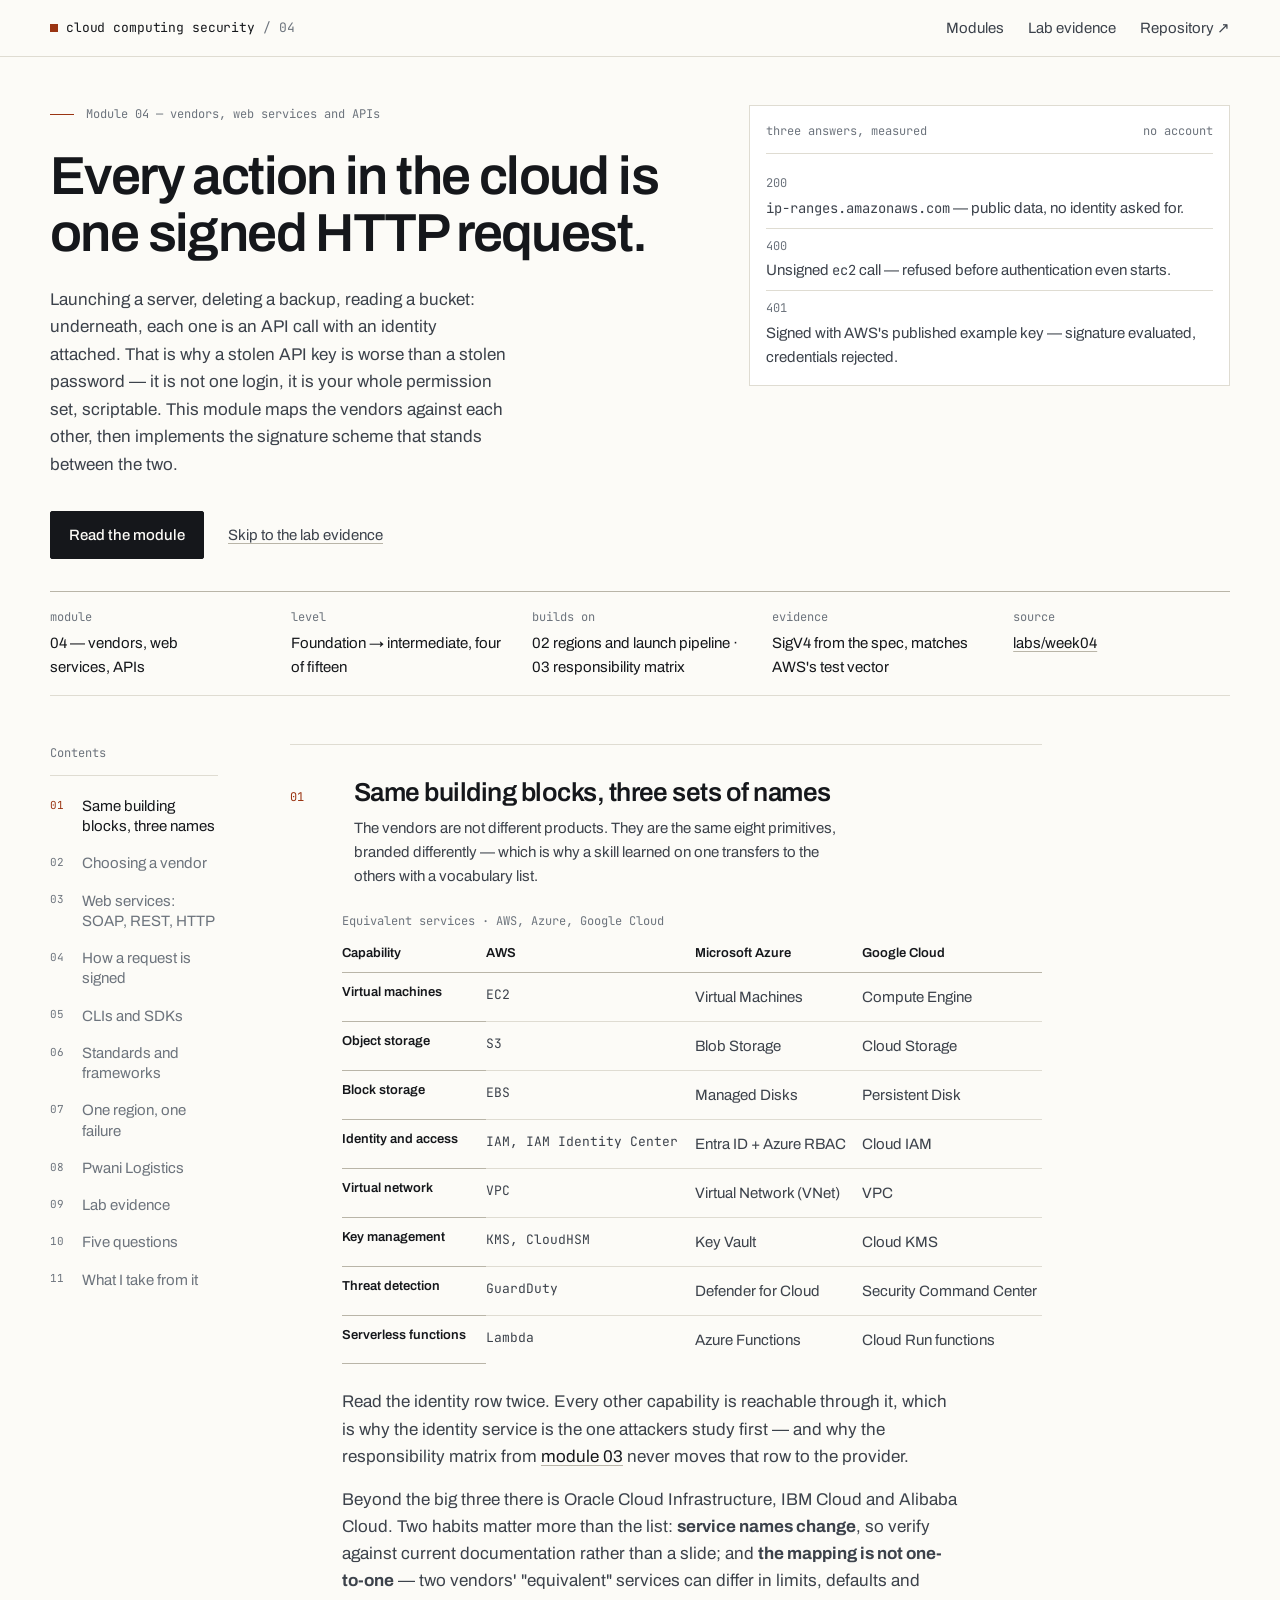
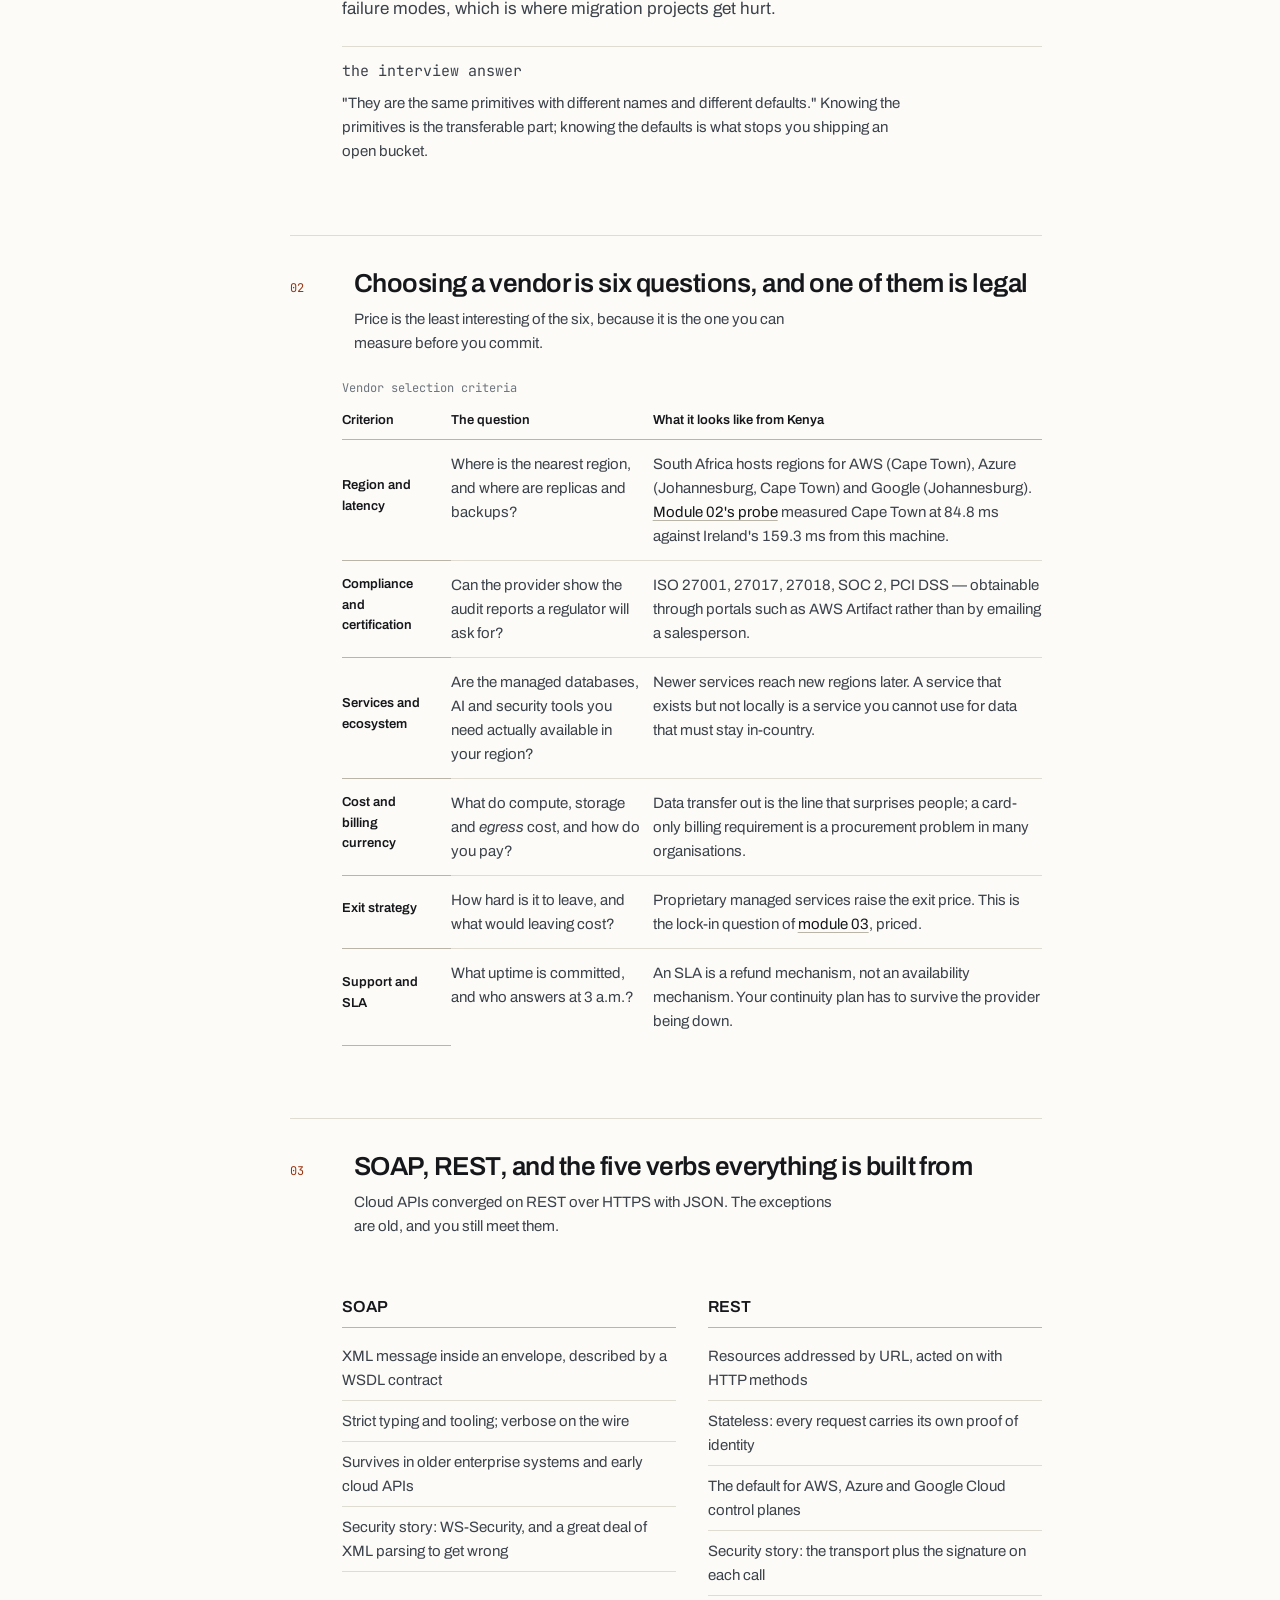
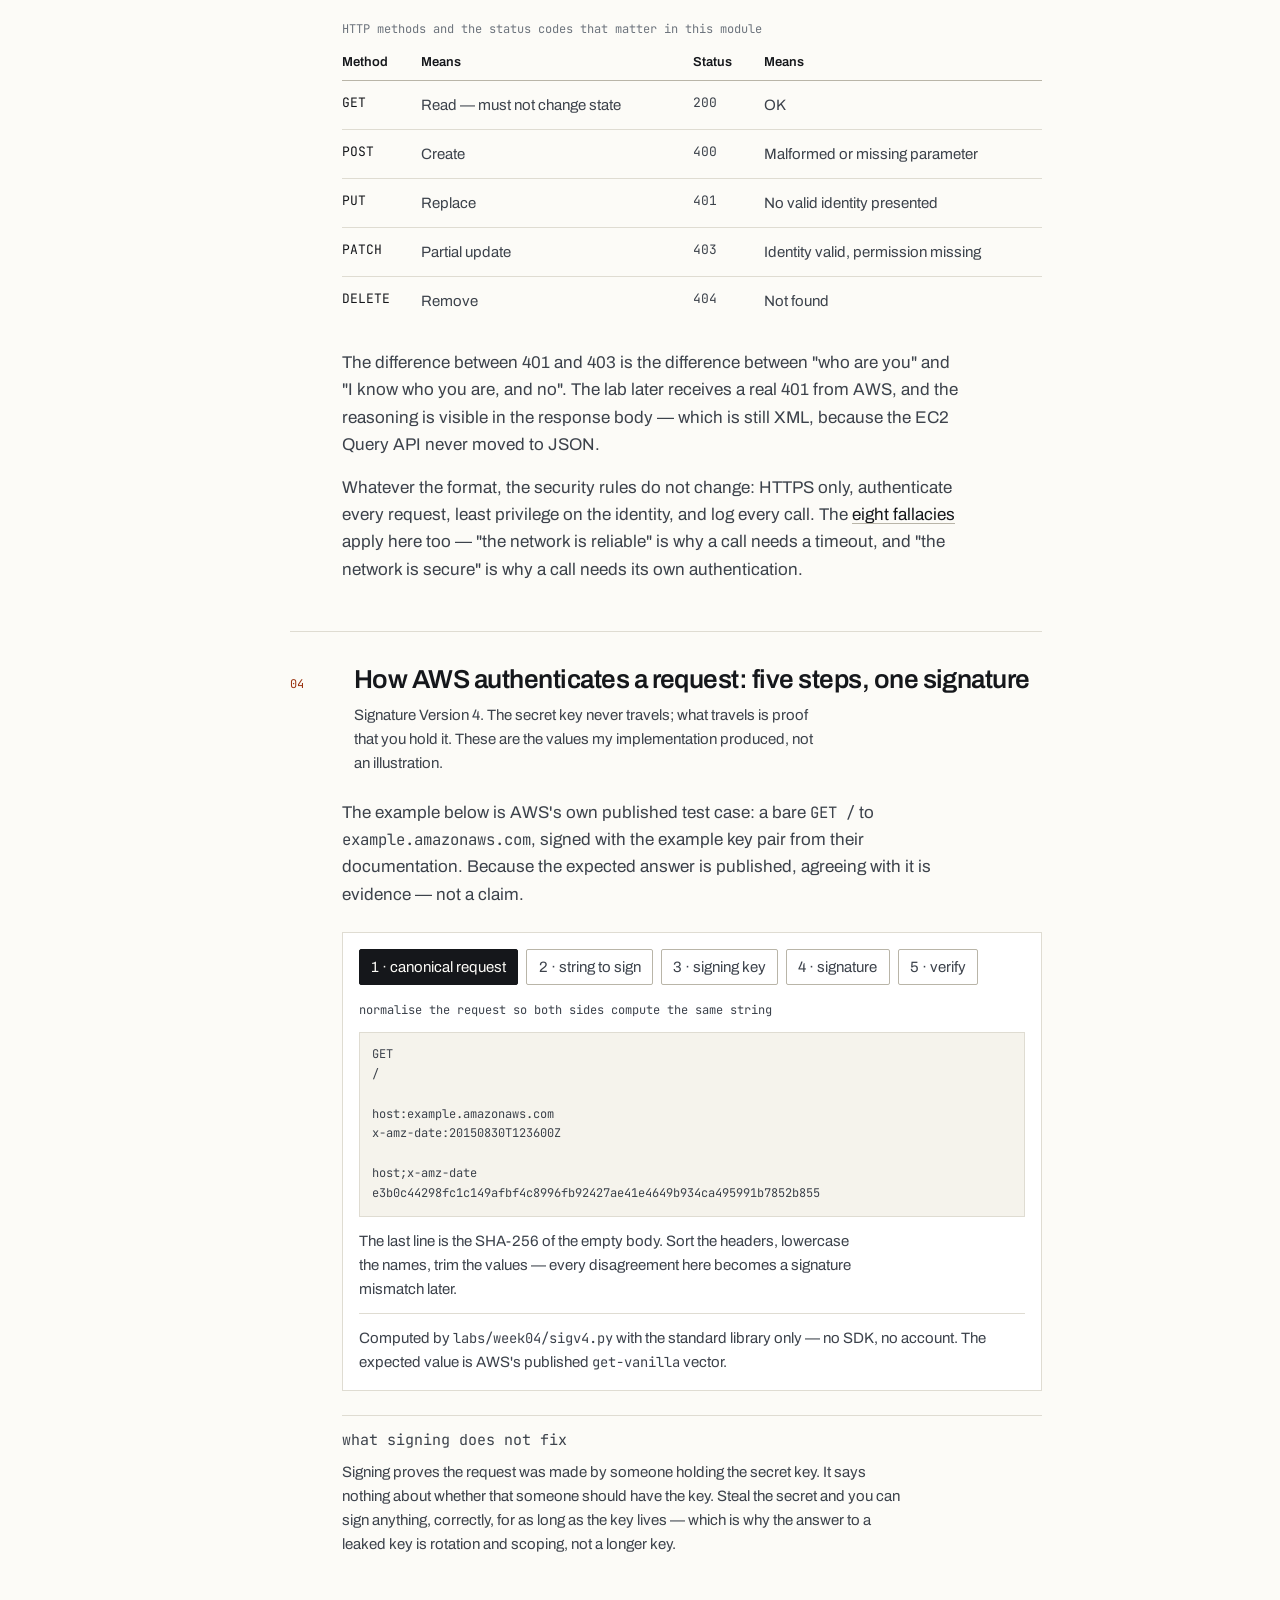
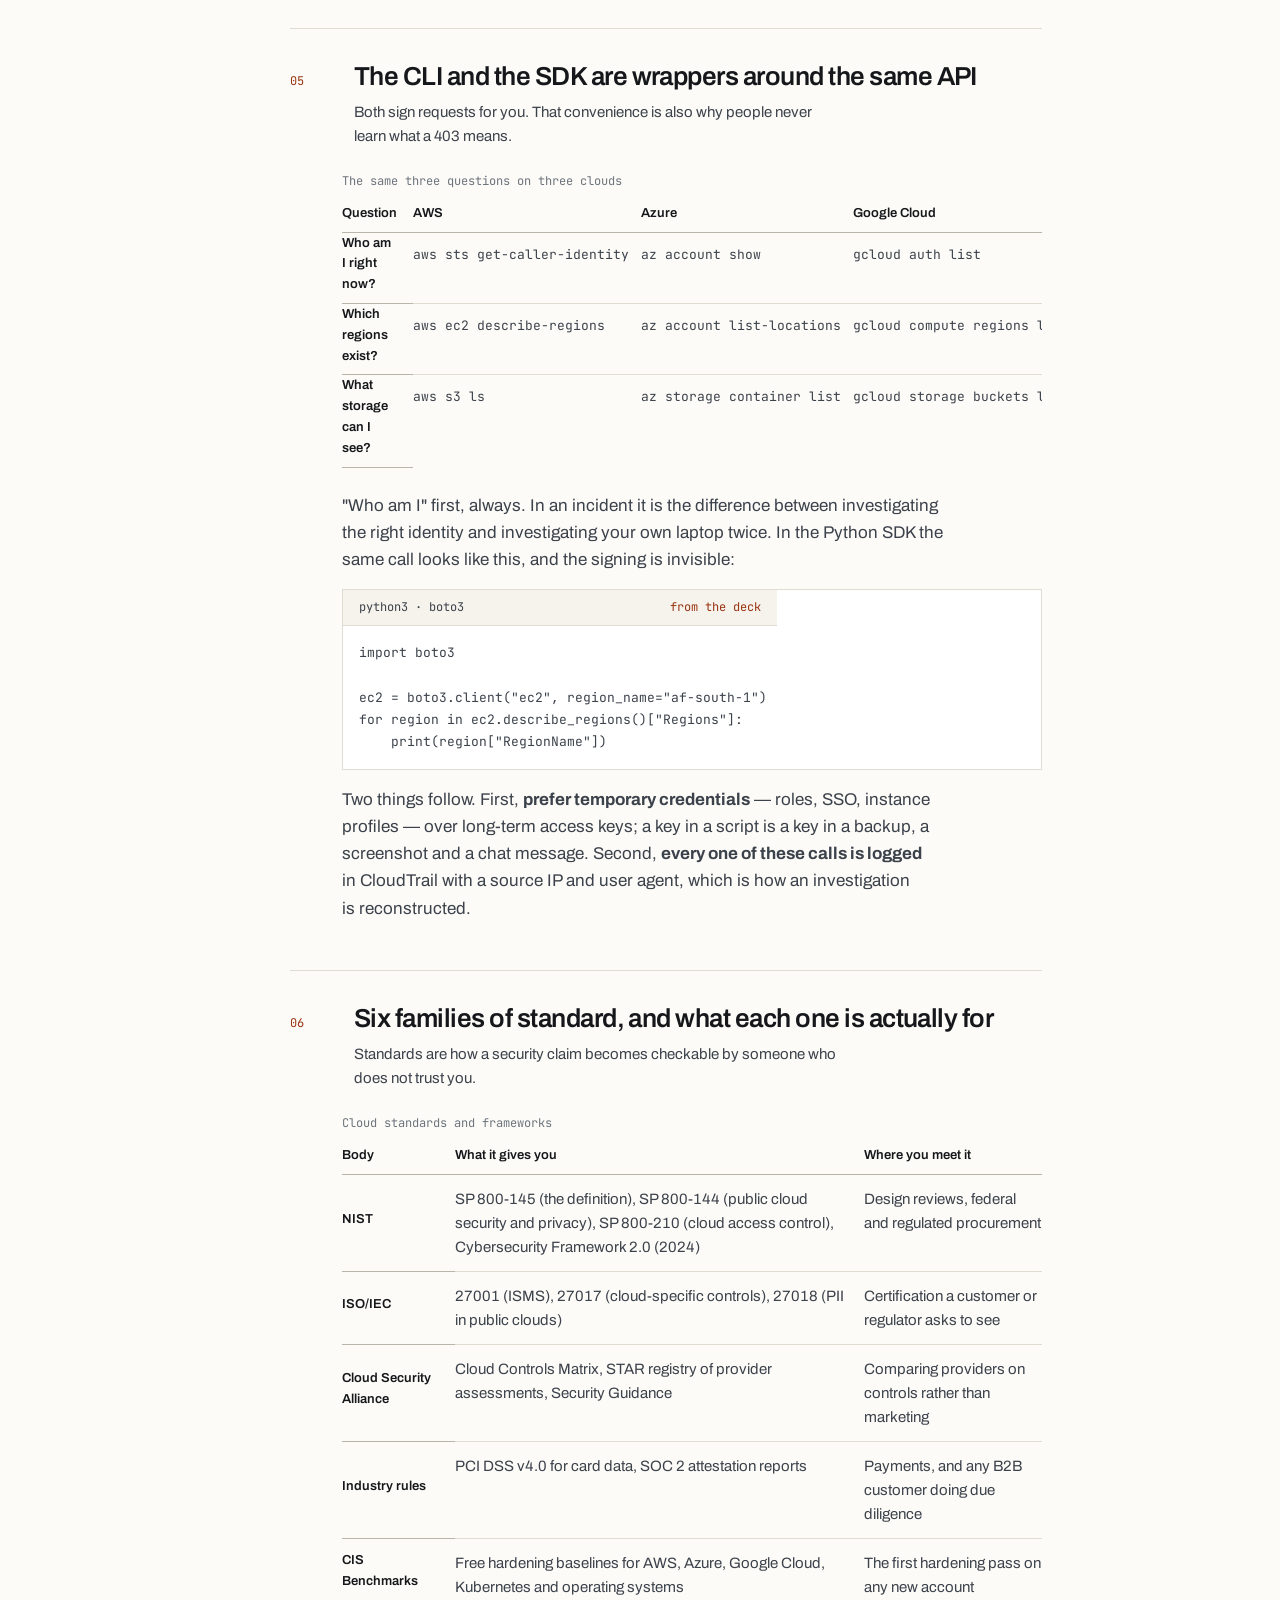
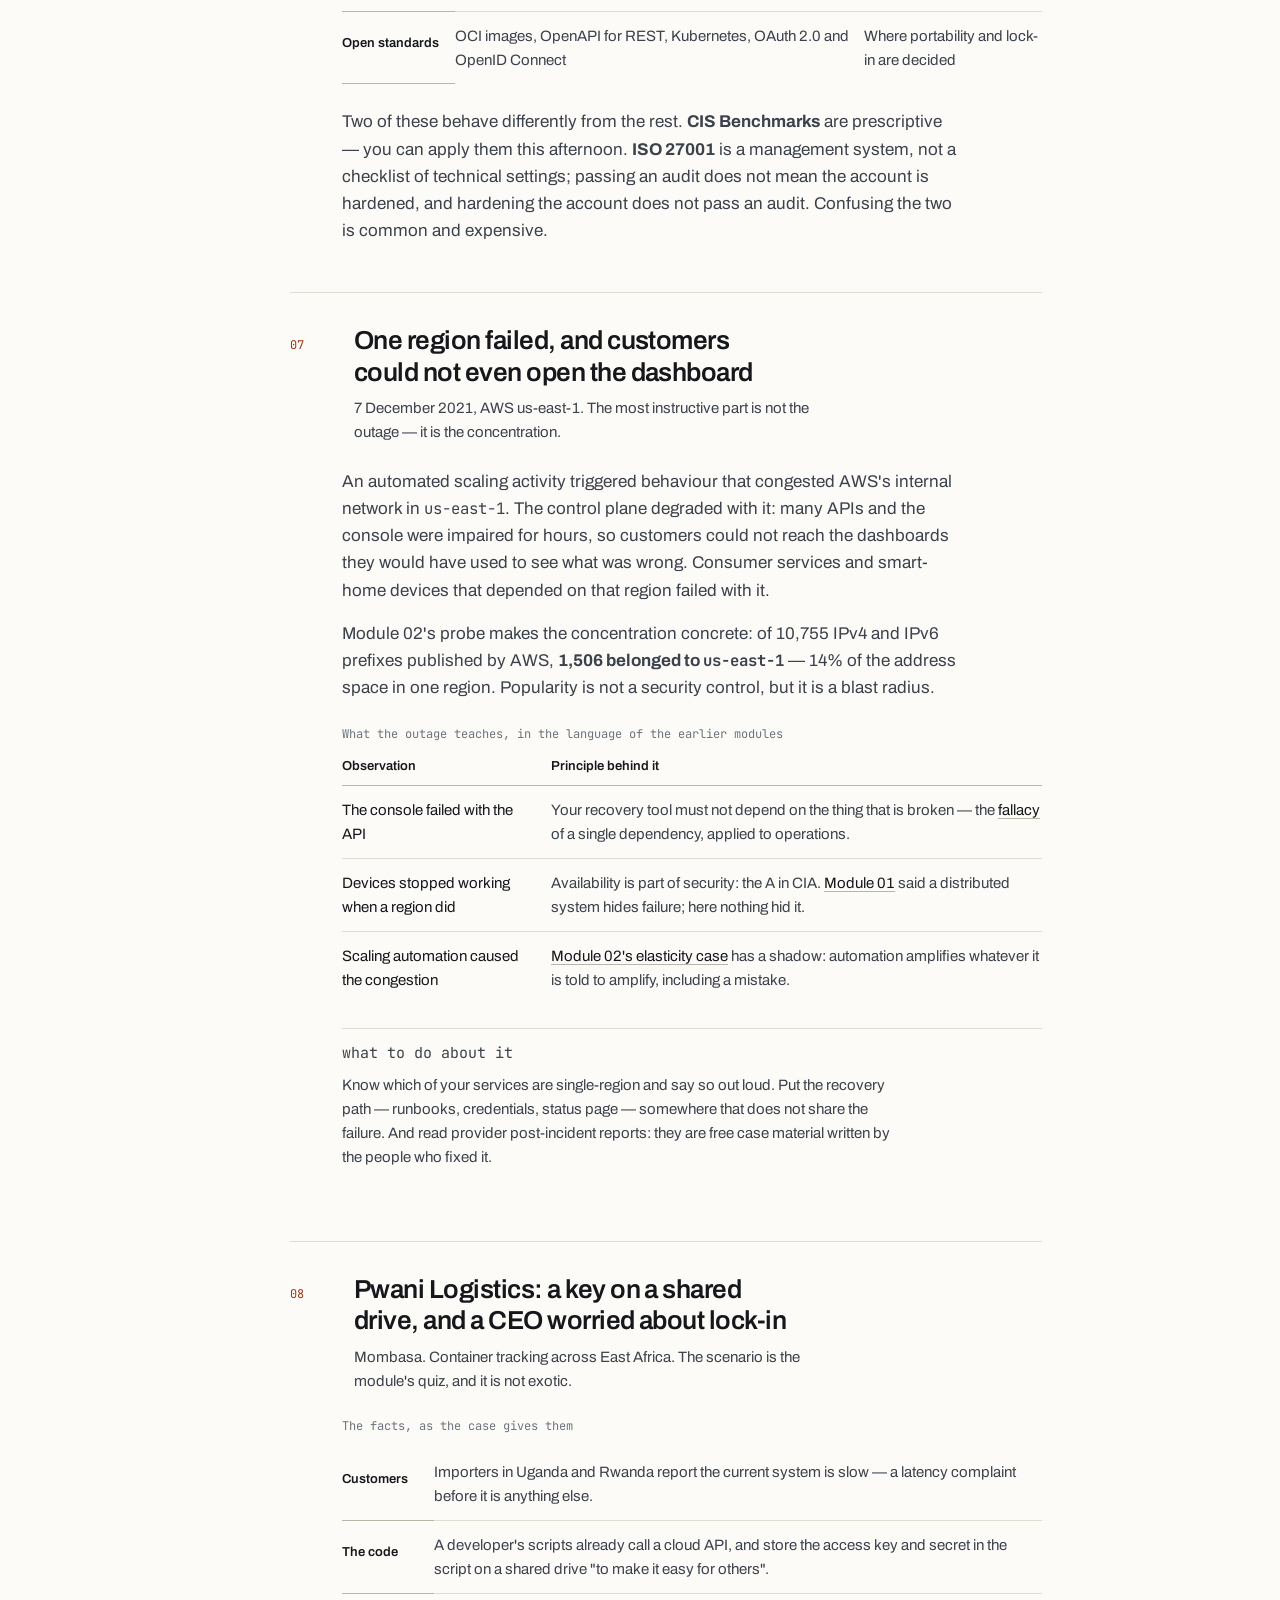
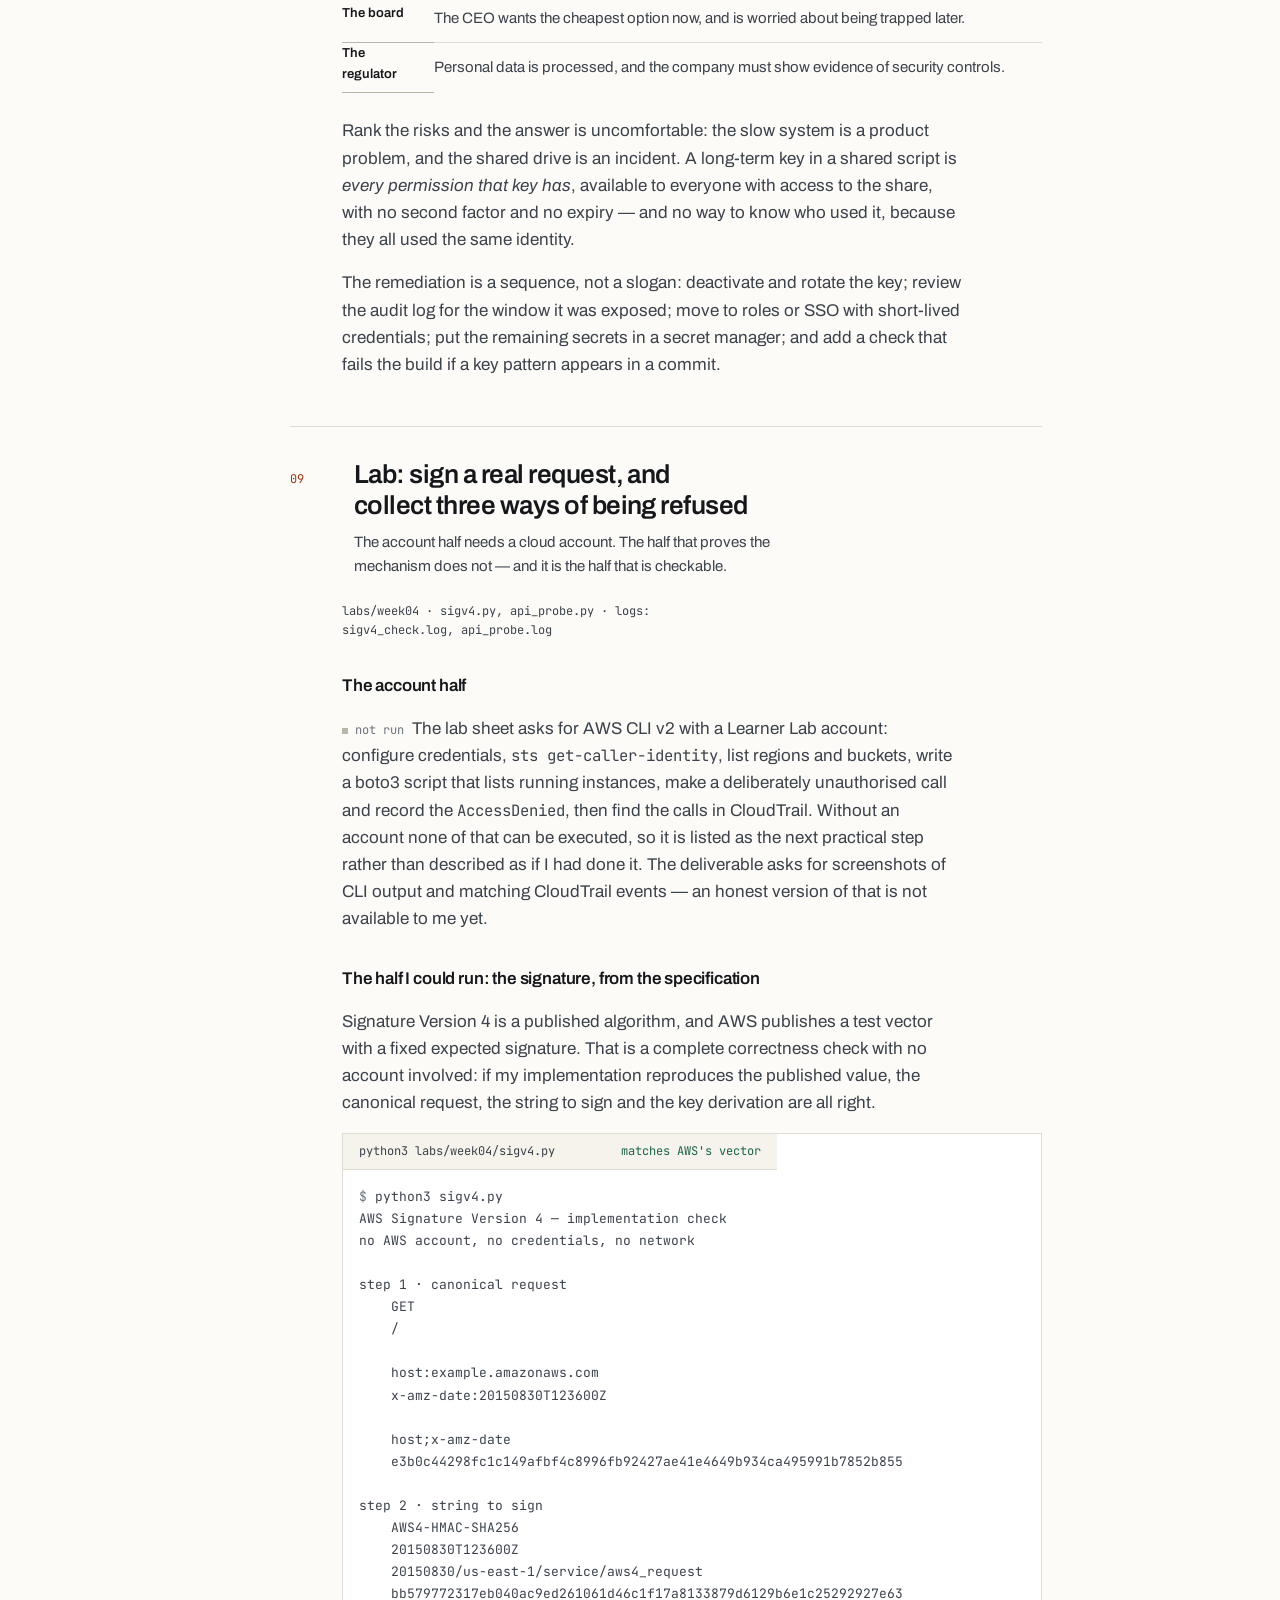
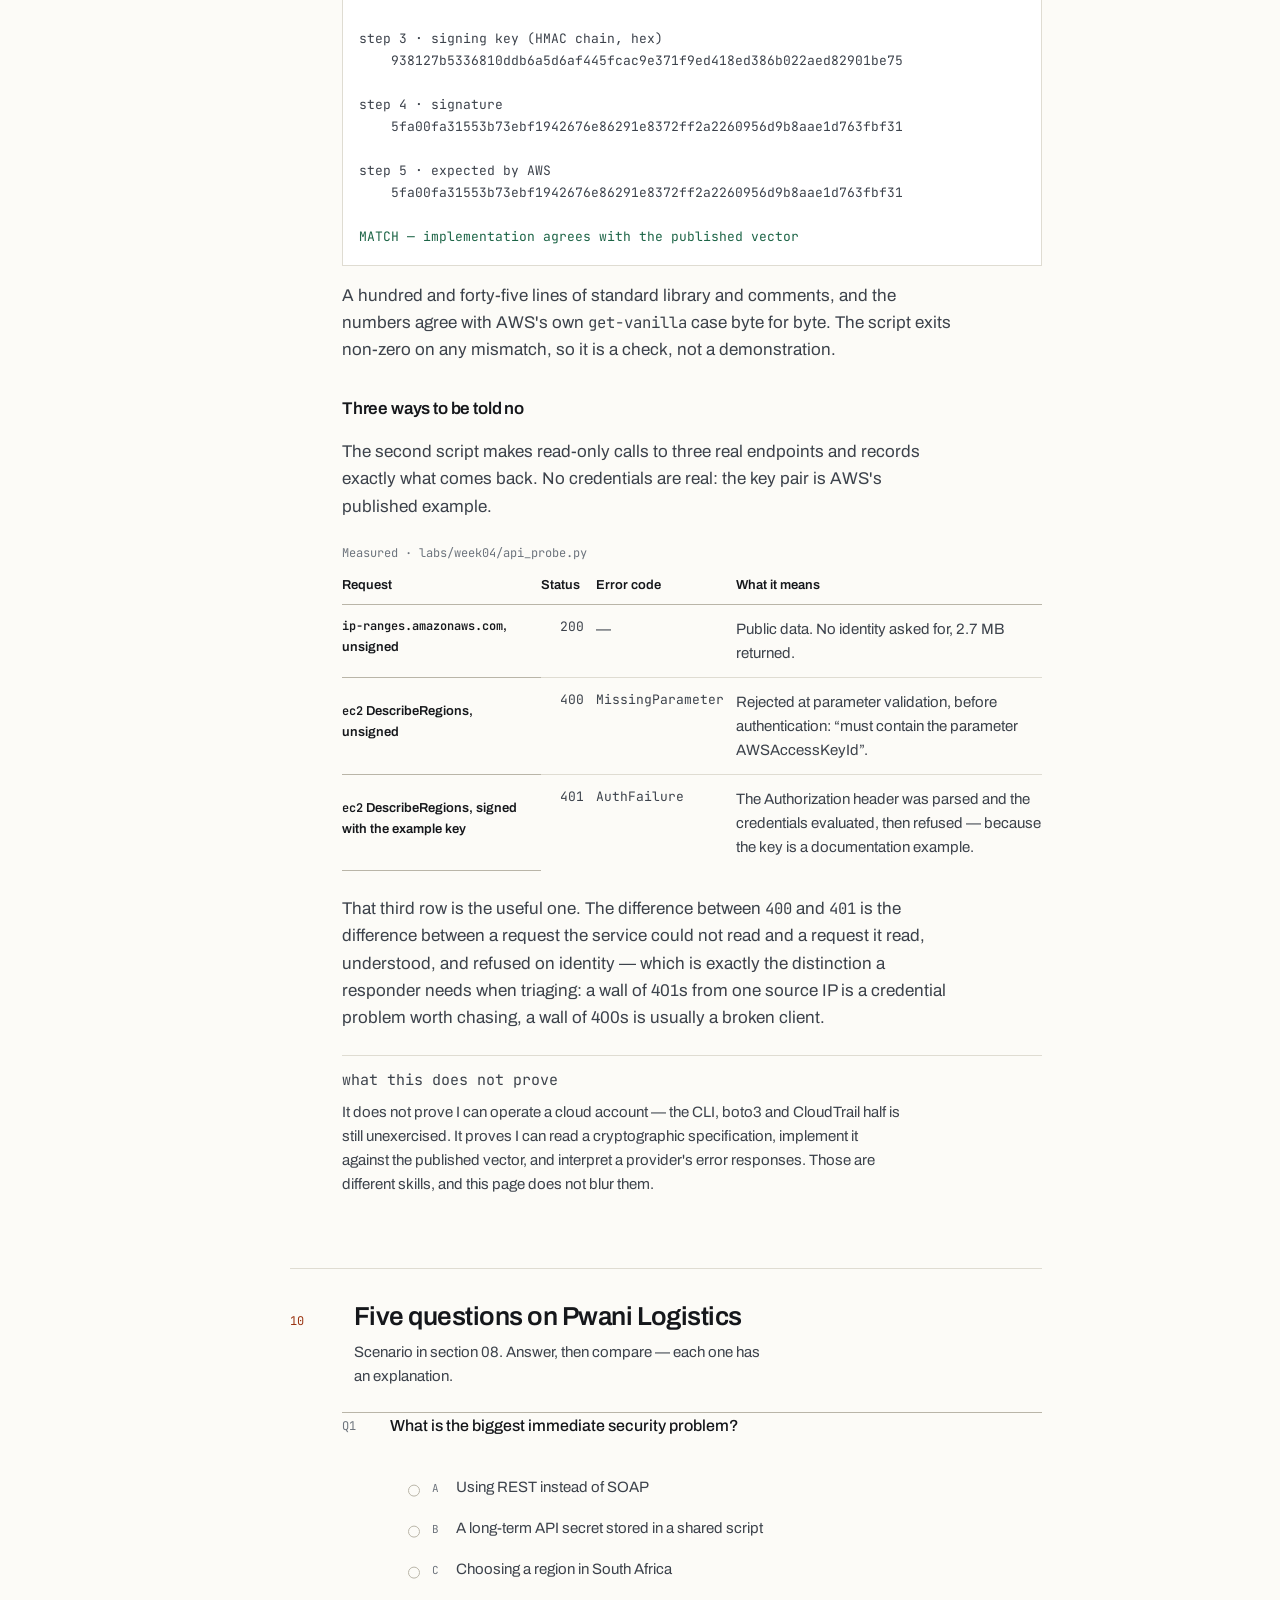
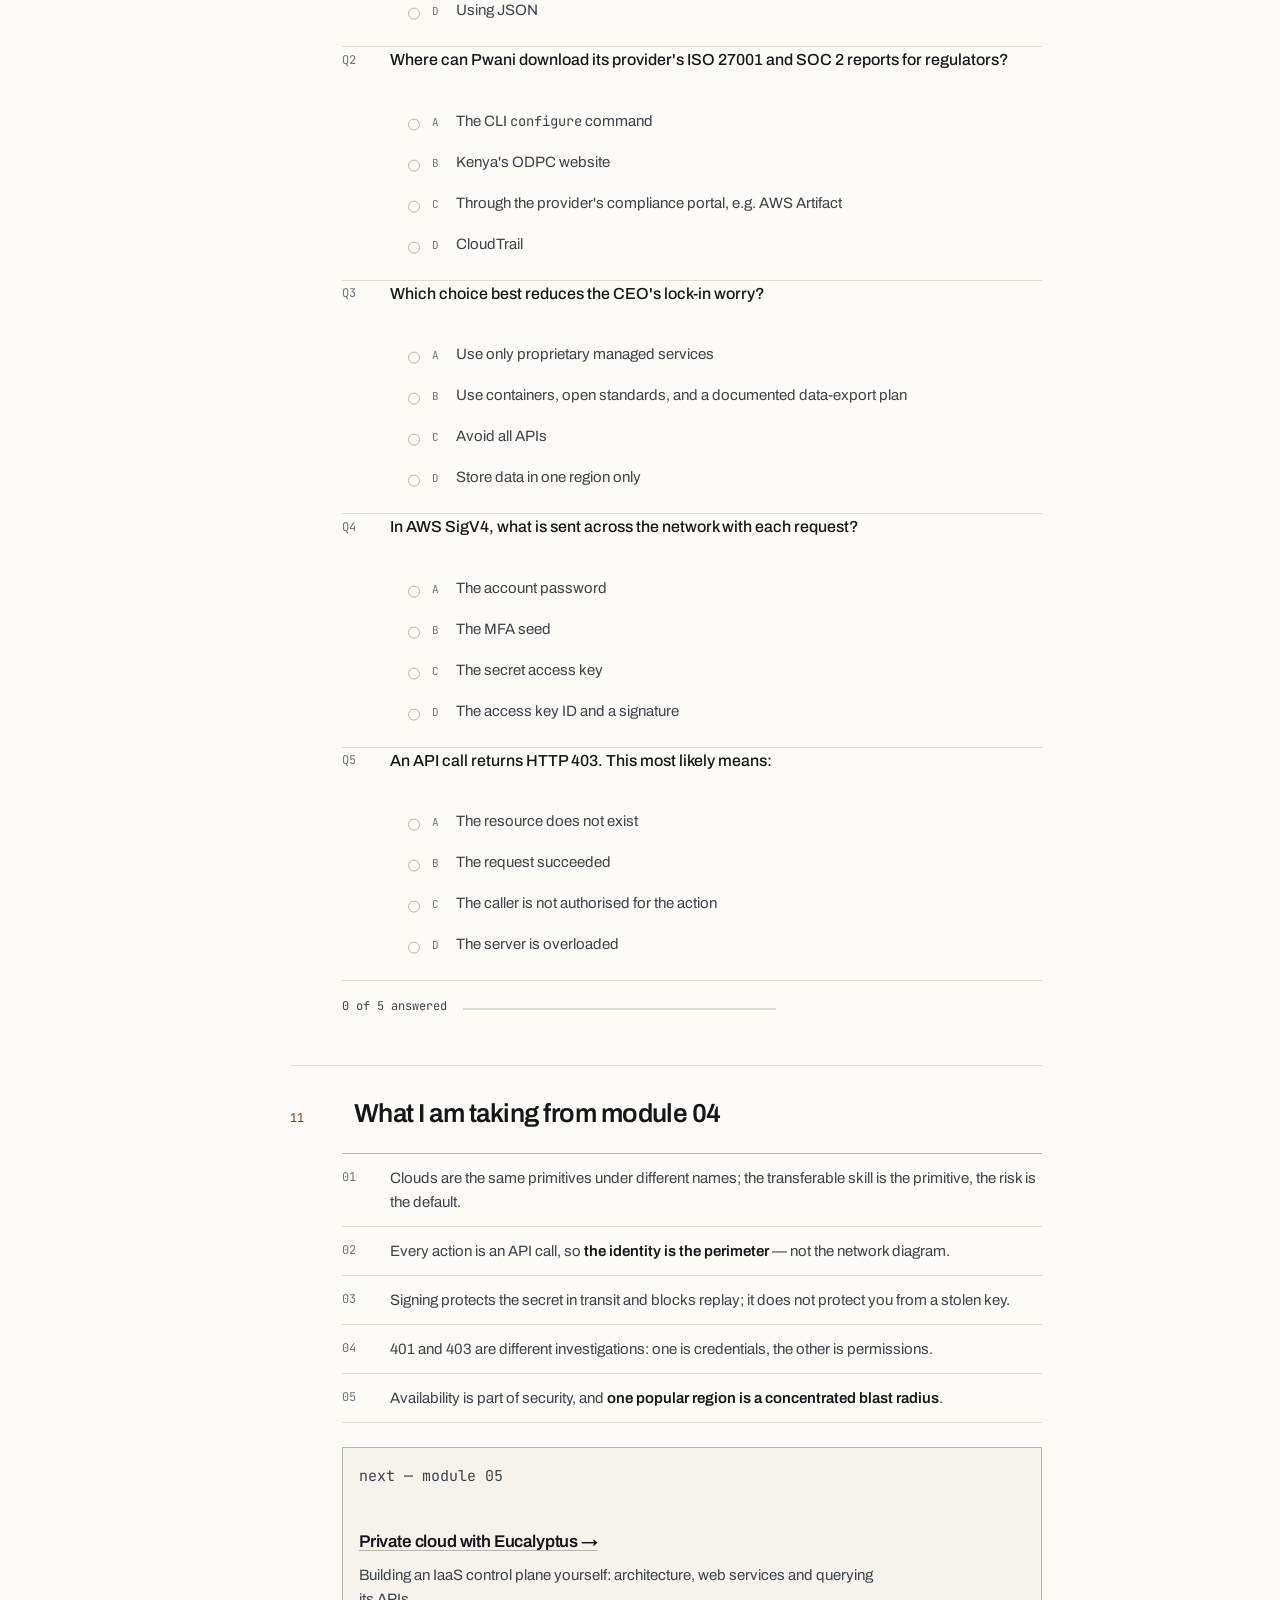
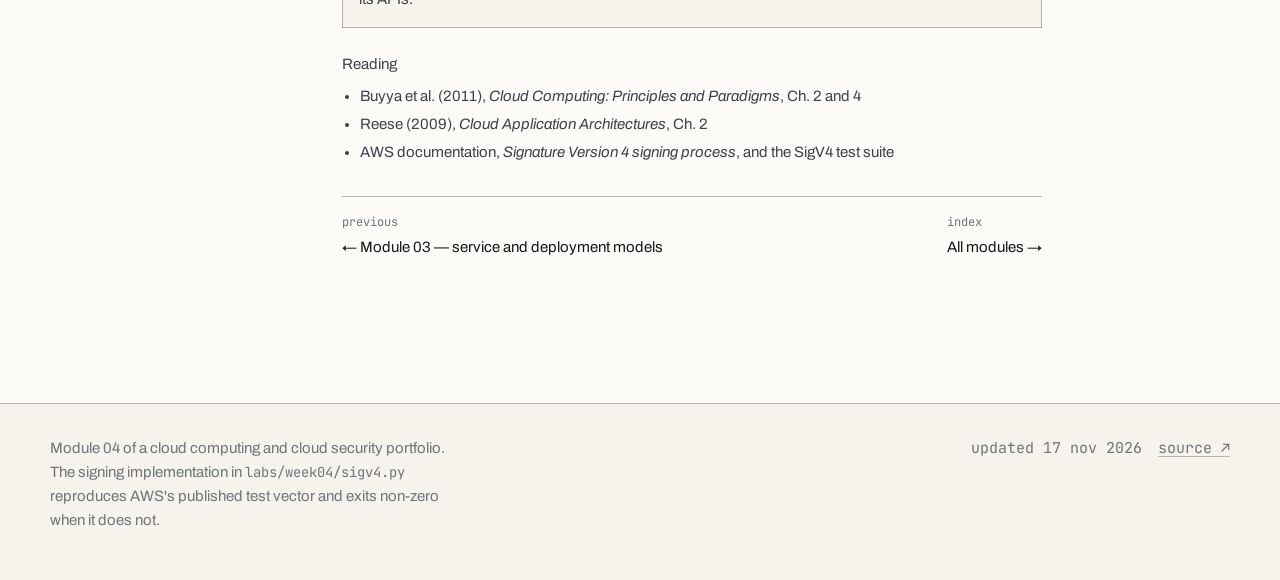
<file: module-04/index.html>
<!DOCTYPE html>
<html lang="en">
<head>
<meta charset="utf-8" />
<meta name="viewport" content="width=device-width, initial-scale=1" />
<title>Module 04 — Public cloud vendors, web services and APIs · Cloud computing security</title>
<meta name="description" content="AWS, Azure and Google Cloud compared service by service; SOAP, REST, JSON and HTTP methods; how Signature Version 4 authenticates every cloud API call — implemented from the specification and checked against AWS's published test vector." />
<link rel="preconnect" href="https://fonts.googleapis.com" />
<link rel="preconnect" href="https://fonts.gstatic.com" crossorigin />
<link href="https://fonts.googleapis.com/css2?family=Archivo:wght@400;500;600&family=Newsreader:opsz,wght@6..72,400;6..72,500&family=JetBrains+Mono:wght@400;500&display=swap" rel="stylesheet" />
<link rel="stylesheet" href="../assets/css/styles.css" />
<link rel="icon" href="data:image/svg+xml,<svg xmlns='http://www.w3.org/2000/svg' viewBox='0 0 16 16'><rect width='16' height='16' fill='%2315171b'/><rect x='4' y='4' width='8' height='8' fill='%239a3412'/></svg>" />
</head>
<body id="top">
<a class="skip" href="#doc">Skip to contents</a>

<div class="progress" aria-hidden="true"><span class="progress__bar" id="progress"></span></div>

<header class="topbar">
  <div class="shell topbar__in">
    <a class="wordmark" href="../index.html"><span class="wordmark__mark" aria-hidden="true"></span>cloud computing security <span>/ 04</span></a>
    <nav class="topbar__nav" aria-label="Page">
      <a href="../index.html">Modules</a>
      <a href="#lab">Lab evidence</a>
      <a href="https://github.com/mmmmohammed/cloud-computing-security" target="_blank" rel="noopener">Repository ↗</a>
    </nav>
  </div>
</header>

<main>
  <!-- ======================================================== masthead === -->
  <section class="masthead shell" aria-labelledby="page-title">
    <div>
      <p class="kicker">Module 04 — vendors, web services and APIs</p>
      <h1 id="page-title">Every action in the cloud is one signed HTTP request.</h1>
      <p class="lede">
        Launching a server, deleting a backup, reading a bucket: underneath, each one is an API call with an
        identity attached. That is why a stolen API key is worse than a stolen password — it is not one login,
        it is your whole permission set, scriptable. This module maps the vendors against each other, then
        implements the signature scheme that stands between the two.
      </p>
      <div class="masthead__actions">
        <a class="btn" href="#vendors">Read the module</a>
        <a class="quiet-link" href="#lab">Skip to the lab evidence</a>
      </div>
    </div>

    <div class="masthead__aside">
      <div class="defcard">
        <div class="schematic__head"><span>three answers, measured</span><span>no account</span></div>
        <dl class="factlist">
          <div><dt>200</dt><dd><span class="mono">ip-ranges.amazonaws.com</span> — public data, no identity asked for.</dd></div>
          <div><dt>400</dt><dd>Unsigned <span class="mono">ec2</span> call — refused before authentication even starts.</dd></div>
          <div><dt>401</dt><dd>Signed with AWS's published example key — signature evaluated, credentials rejected.</dd></div>
        </dl>
      </div>
    </div>
  </section>

  <!-- ===================================================== meta strip === -->
  <div class="shell">
    <dl class="meta-strip">
      <div>
        <dt>module</dt>
        <dd>04 — vendors, web services, APIs</dd>
      </div>
      <div>
        <dt>level</dt>
        <dd>Foundation → intermediate, four of fifteen</dd>
      </div>
      <div>
        <dt>builds on</dt>
        <dd>02 regions and launch pipeline · 03 responsibility matrix</dd>
      </div>
      <div>
        <dt>evidence</dt>
        <dd>SigV4 from the spec, matches AWS's test vector</dd>
      </div>
      <div>
        <dt>source</dt>
        <dd><a href="https://github.com/mmmmohammed/cloud-computing-security" target="_blank" rel="noopener">labs/week04</a></dd>
      </div>
    </dl>
  </div>

  <!-- =========================================================== doc ==== -->
  <div class="doc shell" id="doc">
    <aside class="toc" aria-label="Contents">
      <p class="toc__title">Contents</p>
      <ol class="toc__list">
        <li><a href="#vendors" data-spy><span>01</span>Same building blocks, three names</a></li>
        <li><a href="#choose" data-spy><span>02</span>Choosing a vendor</a></li>
        <li><a href="#webservices" data-spy><span>03</span>Web services: SOAP, REST, HTTP</a></li>
        <li><a href="#auth" data-spy><span>04</span>How a request is signed</a></li>
        <li><a href="#cli" data-spy><span>05</span>CLIs and SDKs</a></li>
        <li><a href="#standards" data-spy><span>06</span>Standards and frameworks</a></li>
        <li><a href="#outage" data-spy><span>07</span>One region, one failure</a></li>
        <li><a href="#case" data-spy><span>08</span>Pwani Logistics</a></li>
        <li><a href="#lab" data-spy><span>09</span>Lab evidence</a></li>
        <li><a href="#quiz" data-spy><span>10</span>Five questions</a></li>
        <li><a href="#takeaways" data-spy><span>11</span>What I take from it</a></li>
      </ol>
    </aside>

    <div class="doc__main">

      <details class="toc-mobile">
        <summary>Contents — 11 sections</summary>
        <ol class="toc__list">
          <li><a href="#vendors"><span>01</span>Same building blocks, three names</a></li>
          <li><a href="#choose"><span>02</span>Choosing a vendor</a></li>
          <li><a href="#webservices"><span>03</span>Web services: SOAP, REST, HTTP</a></li>
          <li><a href="#auth"><span>04</span>How a request is signed</a></li>
          <li><a href="#cli"><span>05</span>CLIs and SDKs</a></li>
          <li><a href="#standards"><span>06</span>Standards and frameworks</a></li>
          <li><a href="#outage"><span>07</span>One region, one failure</a></li>
          <li><a href="#case"><span>08</span>Pwani Logistics</a></li>
          <li><a href="#lab"><span>09</span>Lab evidence</a></li>
          <li><a href="#quiz"><span>10</span>Five questions</a></li>
          <li><a href="#takeaways"><span>11</span>What I take from it</a></li>
        </ol>
      </details>

      <!-- 01 ------------------------------------------------------------- -->
      <section class="sec" id="vendors" aria-labelledby="vendors-h">
        <header class="sec-head">
          <p class="sec-idx">01</p>
          <div>
            <h2 id="vendors-h">Same building blocks, three sets of names</h2>
            <p>The vendors are not different products. They are the same eight primitives, branded differently — which is why a skill learned on one transfers to the others with a vocabulary list.</p>
          </div>
        </header>
        <div class="sec-body">
          <div class="tbl-wrap">
            <table class="tbl">
              <caption>Equivalent services · AWS, Azure, Google Cloud</caption>
              <thead>
                <tr>
                  <th scope="col">Capability</th>
                  <th scope="col">AWS</th>
                  <th scope="col">Microsoft Azure</th>
                  <th scope="col">Google Cloud</th>
                </tr>
              </thead>
              <tbody>
                <tr><th scope="row">Virtual machines</th><td class="id">EC2</td><td>Virtual Machines</td><td>Compute Engine</td></tr>
                <tr><th scope="row">Object storage</th><td class="id">S3</td><td>Blob Storage</td><td>Cloud Storage</td></tr>
                <tr><th scope="row">Block storage</th><td class="id">EBS</td><td>Managed Disks</td><td>Persistent Disk</td></tr>
                <tr><th scope="row">Identity and access</th><td class="id">IAM, IAM Identity Center</td><td>Entra ID + Azure RBAC</td><td>Cloud IAM</td></tr>
                <tr><th scope="row">Virtual network</th><td class="id">VPC</td><td>Virtual Network (VNet)</td><td>VPC</td></tr>
                <tr><th scope="row">Key management</th><td class="id">KMS, CloudHSM</td><td>Key Vault</td><td>Cloud KMS</td></tr>
                <tr><th scope="row">Threat detection</th><td class="id">GuardDuty</td><td>Defender for Cloud</td><td>Security Command Center</td></tr>
                <tr><th scope="row">Serverless functions</th><td class="id">Lambda</td><td>Azure Functions</td><td>Cloud Run functions</td></tr>
              </tbody>
            </table>
          </div>

          <p>
            Read the identity row twice. Every other capability is reachable through it, which is why the
            identity service is the one attackers study first — and why the responsibility matrix from
            <a href="../module-03/index.html#stack">module 03</a> never moves that row to the provider.
          </p>

          <p>
            Beyond the big three there is Oracle Cloud Infrastructure, IBM Cloud and Alibaba Cloud. Two habits
            matter more than the list: <b>service names change</b>, so verify against current documentation rather
            than a slide; and <b>the mapping is not one-to-one</b> — two vendors' "equivalent" services can differ
            in limits, defaults and failure modes, which is where migration projects get hurt.
          </p>

          <aside class="note">
            <p class="note__label">the interview answer</p>
            <p>
              "They are the same primitives with different names and different defaults." Knowing the primitives
              is the transferable part; knowing the defaults is what stops you shipping an open bucket.
            </p>
          </aside>
        </div>
      </section>

      <!-- 02 ------------------------------------------------------------- -->
      <section class="sec" id="choose" aria-labelledby="choose-h">
        <header class="sec-head">
          <p class="sec-idx">02</p>
          <div>
            <h2 id="choose-h">Choosing a vendor is six questions, and one of them is legal</h2>
            <p>Price is the least interesting of the six, because it is the one you can measure before you commit.</p>
          </div>
        </header>
        <div class="sec-body">
          <div class="tbl-wrap">
            <table class="tbl">
              <caption>Vendor selection criteria</caption>
              <thead>
                <tr><th scope="col">Criterion</th><th scope="col">The question</th><th scope="col">What it looks like from Kenya</th></tr>
              </thead>
              <tbody>
                <tr>
                  <th scope="row">Region and latency</th>
                  <td>Where is the nearest region, and where are replicas and backups?</td>
                  <td>South Africa hosts regions for AWS (Cape Town), Azure (Johannesburg, Cape Town) and Google (Johannesburg). <a href="../module-02/index.html#lab">Module 02's probe</a> measured Cape Town at 84.8 ms against Ireland's 159.3 ms from this machine.</td>
                </tr>
                <tr>
                  <th scope="row">Compliance and certification</th>
                  <td>Can the provider show the audit reports a regulator will ask for?</td>
                  <td>ISO 27001, 27017, 27018, SOC 2, PCI DSS — obtainable through portals such as AWS Artifact rather than by emailing a salesperson.</td>
                </tr>
                <tr>
                  <th scope="row">Services and ecosystem</th>
                  <td>Are the managed databases, AI and security tools you need actually available in your region?</td>
                  <td>Newer services reach new regions later. A service that exists but not locally is a service you cannot use for data that must stay in-country.</td>
                </tr>
                <tr>
                  <th scope="row">Cost and billing currency</th>
                  <td>What do compute, storage and <em>egress</em> cost, and how do you pay?</td>
                  <td>Data transfer out is the line that surprises people; a card-only billing requirement is a procurement problem in many organisations.</td>
                </tr>
                <tr>
                  <th scope="row">Exit strategy</th>
                  <td>How hard is it to leave, and what would leaving cost?</td>
                  <td>Proprietary managed services raise the exit price. This is the lock-in question of <a href="../module-03/index.html#compare">module 03</a>, priced.</td>
                </tr>
                <tr>
                  <th scope="row">Support and SLA</th>
                  <td>What uptime is committed, and who answers at 3 a.m.?</td>
                  <td>An SLA is a refund mechanism, not an availability mechanism. Your continuity plan has to survive the provider being down.</td>
                </tr>
              </tbody>
            </table>
          </div>
        </div>
      </section>

      <!-- 03 ------------------------------------------------------------- -->
      <section class="sec" id="webservices" aria-labelledby="ws-h">
        <header class="sec-head">
          <p class="sec-idx">03</p>
          <div>
            <h2 id="ws-h">SOAP, REST, and the five verbs everything is built from</h2>
            <p>Cloud APIs converged on REST over HTTPS with JSON. The exceptions are old, and you still meet them.</p>
          </div>
        </header>
        <div class="sec-body">
          <div class="split">
            <div>
              <h3>SOAP</h3>
              <ul>
                <li>XML message inside an envelope, described by a WSDL contract</li>
                <li>Strict typing and tooling; verbose on the wire</li>
                <li>Survives in older enterprise systems and early cloud APIs</li>
                <li>Security story: WS-Security, and a great deal of XML parsing to get wrong</li>
              </ul>
            </div>
            <div>
              <h3>REST</h3>
              <ul>
                <li>Resources addressed by URL, acted on with HTTP methods</li>
                <li>Stateless: every request carries its own proof of identity</li>
                <li>The default for AWS, Azure and Google Cloud control planes</li>
                <li>Security story: the transport plus the signature on each call</li>
              </ul>
            </div>
          </div>

          <div class="tbl-wrap">
            <table class="tbl">
              <caption>HTTP methods and the status codes that matter in this module</caption>
              <thead>
                <tr><th scope="col">Method</th><th scope="col">Means</th><th scope="col">Status</th><th scope="col">Means</th></tr>
              </thead>
              <tbody>
                <tr><td class="id">GET</td><td>Read — must not change state</td><td class="id">200</td><td>OK</td></tr>
                <tr><td class="id">POST</td><td>Create</td><td class="id">400</td><td>Malformed or missing parameter</td></tr>
                <tr><td class="id">PUT</td><td>Replace</td><td class="id">401</td><td>No valid identity presented</td></tr>
                <tr><td class="id">PATCH</td><td>Partial update</td><td class="id">403</td><td>Identity valid, permission missing</td></tr>
                <tr><td class="id">DELETE</td><td>Remove</td><td class="id">404</td><td>Not found</td></tr>
              </tbody>
            </table>
          </div>

          <p>
            The difference between 401 and 403 is the difference between "who are you" and "I know who you are,
            and no". The lab later receives a real 401 from AWS, and the reasoning is visible in the response
            body — which is still XML, because the EC2 Query API never moved to JSON.
          </p>

          <p>
            Whatever the format, the security rules do not change: HTTPS only, authenticate every request,
            least privilege on the identity, and log every call. The <a href="../module-01/index.html#fallacies">eight
            fallacies</a> apply here too — "the network is reliable" is why a call needs a timeout, and "the
            network is secure" is why a call needs its own authentication.
          </p>
        </div>
      </section>

      <!-- 04 ------------------------------------------------------------- -->
      <section class="sec" id="auth" aria-labelledby="auth-h">
        <header class="sec-head">
          <p class="sec-idx">04</p>
          <div>
            <h2 id="auth-h">How AWS authenticates a request: five steps, one signature</h2>
            <p>Signature Version 4. The secret key never travels; what travels is proof that you hold it. These are the values my implementation produced, not an illustration.</p>
          </div>
        </header>
        <div class="sec-body">
          <p>
            The example below is AWS's own published test case: a bare <span class="mono">GET /</span> to
            <span class="mono">example.amazonaws.com</span>, signed with the example key pair from their
            documentation. Because the expected answer is published, agreeing with it is evidence — not a claim.
          </p>

          <figure class="stackfig" id="sig-steps" data-step="1">
            <div class="stack-controls" role="group" aria-label="Signing steps">
              <button type="button" class="chip-btn" data-step="1" aria-pressed="true">1 · canonical request</button>
              <button type="button" class="chip-btn" data-step="2" aria-pressed="false">2 · string to sign</button>
              <button type="button" class="chip-btn" data-step="3" aria-pressed="false">3 · signing key</button>
              <button type="button" class="chip-btn" data-step="4" aria-pressed="false">4 · signature</button>
              <button type="button" class="chip-btn" data-step="5" aria-pressed="false">5 · verify</button>
            </div>

            <div class="step" data-panel="1">
              <p class="step__label">normalise the request so both sides compute the same string</p>
              <pre>GET
/

host:example.amazonaws.com
x-amz-date:20150830T123600Z

host;x-amz-date
e3b0c44298fc1c149afbf4c8996fb92427ae41e4649b934ca495991b7852b855</pre>
              <p>The last line is the SHA-256 of the empty body. Sort the headers, lowercase the names, trim the values — every disagreement here becomes a signature mismatch later.</p>
            </div>

            <div class="step" data-panel="2" hidden>
              <p class="step__label">bind the request hash to the algorithm, the time and the scope</p>
              <pre>AWS4-HMAC-SHA256
20150830T123600Z
20150830/us-east-1/service/aws4_request
bb579772317eb040ac9ed261061d46c1f17a8133879d6129b6e1c25292927e63</pre>
              <p>The scope is date, region and service. A signature made for one region cannot be replayed against another — the scope is part of what was signed.</p>
            </div>

            <div class="step" data-panel="3" hidden>
              <p class="step__label">derive a key from the secret, never sending the secret</p>
              <pre>kDate    = HMAC("AWS4" + secret, "20150830")
kRegion  = HMAC(kDate,  "us-east-1")
kService = HMAC(kRegion, "service")
kSigning = HMAC(kService, "aws4_request")

kSigning = 938127b5336810ddb6a5d6af445fcac9e371f9ed418ed386b022aed82901be75</pre>
              <p>Four chained HMACs. The key is useless tomorrow, useless in another region, and cannot be reversed into the secret.</p>
            </div>

            <div class="step" data-panel="4" hidden>
              <p class="step__label">sign the string, send only the result</p>
              <pre>signature = HMAC-SHA256(kSigning, string_to_sign)

5fa00fa31553b73ebf1942676e86291e8372ff2a2260956d9b8aae1d763fbf31

Authorization: AWS4-HMAC-SHA256
  Credential=AKIDEXAMPLE/20150830/us-east-1/service/aws4_request,
  SignedHeaders=host;x-amz-date,
  Signature=5fa00fa31553b73ebf1942676e86291e8372ff2a2260956d9b8aae1d763fbf31</pre>
              <p>The access key <em>ID</em> travels in the clear. It is an identifier, not a secret — that distinction is the whole design.</p>
            </div>

            <div class="step" data-panel="5" hidden>
              <p class="step__label">the server repeats the calculation and compares</p>
              <pre>expected by AWS   5fa00fa31553b73ebf1942676e86291e8372ff2a2260956d9b8aae1d763fbf31
computed here     5fa00fa31553b73ebf1942676e86291e8372ff2a2260956d9b8aae1d763fbf31

MATCH</pre>
              <p>AWS recomputes the signature, checks the timestamp is recent, then evaluates IAM policy. Tampering breaks the signature; replay fails on the timestamp.</p>
            </div>

            <figcaption class="stack-summary">
              Computed by <span class="mono">labs/week04/sigv4.py</span> with the standard library only — no SDK,
              no account. The expected value is AWS's published <span class="mono">get-vanilla</span> vector.
            </figcaption>
          </figure>

          <aside class="note">
            <p class="note__label">what signing does not fix</p>
            <p>
              Signing proves the request was made by someone holding the secret key. It says nothing about whether
              that someone should have the key. Steal the secret and you can sign anything, correctly, for as long
              as the key lives — which is why the answer to a leaked key is rotation and scoping, not a longer key.
            </p>
          </aside>
        </div>
      </section>

      <!-- 05 ------------------------------------------------------------- -->
      <section class="sec" id="cli" aria-labelledby="cli-h">
        <header class="sec-head">
          <p class="sec-idx">05</p>
          <div>
            <h2 id="cli-h">The CLI and the SDK are wrappers around the same API</h2>
            <p>Both sign requests for you. That convenience is also why people never learn what a 403 means.</p>
          </div>
        </header>
        <div class="sec-body">
          <div class="tbl-wrap">
            <table class="tbl">
              <caption>The same three questions on three clouds</caption>
              <thead>
                <tr><th scope="col">Question</th><th scope="col">AWS</th><th scope="col">Azure</th><th scope="col">Google Cloud</th></tr>
              </thead>
              <tbody>
                <tr>
                  <th scope="row">Who am I right now?</th>
                  <td class="id">aws sts get-caller-identity</td>
                  <td class="id">az account show</td>
                  <td class="id">gcloud auth list</td>
                </tr>
                <tr>
                  <th scope="row">Which regions exist?</th>
                  <td class="id">aws ec2 describe-regions</td>
                  <td class="id">az account list-locations</td>
                  <td class="id">gcloud compute regions list</td>
                </tr>
                <tr>
                  <th scope="row">What storage can I see?</th>
                  <td class="id">aws s3 ls</td>
                  <td class="id">az storage container list</td>
                  <td class="id">gcloud storage buckets list</td>
                </tr>
              </tbody>
            </table>
          </div>

          <p>
            "Who am I" first, always. In an incident it is the difference between investigating the right identity
            and investigating your own laptop twice. In the Python SDK the same call looks like this, and the
            signing is invisible:
          </p>

          <div class="code">
            <p class="code__head"><span>python3 · boto3</span><span class="code__tag">from the deck</span></p>
<pre>import boto3

ec2 = boto3.client("ec2", region_name="af-south-1")
for region in ec2.describe_regions()["Regions"]:
    print(region["RegionName"])</pre>
          </div>

          <p>
            Two things follow. First, <b>prefer temporary credentials</b> — roles, SSO, instance profiles — over
            long-term access keys; a key in a script is a key in a backup, a screenshot and a chat message.
            Second, <b>every one of these calls is logged</b> in CloudTrail with a source IP and user agent, which
            is how an investigation is reconstructed.
          </p>
        </div>
      </section>

      <!-- 06 ------------------------------------------------------------- -->
      <section class="sec" id="standards" aria-labelledby="std-h">
        <header class="sec-head">
          <p class="sec-idx">06</p>
          <div>
            <h2 id="std-h">Six families of standard, and what each one is actually for</h2>
            <p>Standards are how a security claim becomes checkable by someone who does not trust you.</p>
          </div>
        </header>
        <div class="sec-body">
          <div class="tbl-wrap">
            <table class="tbl">
              <caption>Cloud standards and frameworks</caption>
              <thead>
                <tr><th scope="col">Body</th><th scope="col">What it gives you</th><th scope="col">Where you meet it</th></tr>
              </thead>
              <tbody>
                <tr><th scope="row">NIST</th><td>SP 800-145 (the definition), SP 800-144 (public cloud security and privacy), SP 800-210 (cloud access control), Cybersecurity Framework 2.0 (2024)</td><td>Design reviews, federal and regulated procurement</td></tr>
                <tr><th scope="row">ISO/IEC</th><td>27001 (ISMS), 27017 (cloud-specific controls), 27018 (PII in public clouds)</td><td>Certification a customer or regulator asks to see</td></tr>
                <tr><th scope="row">Cloud Security Alliance</th><td>Cloud Controls Matrix, STAR registry of provider assessments, Security Guidance</td><td>Comparing providers on controls rather than marketing</td></tr>
                <tr><th scope="row">Industry rules</th><td>PCI DSS v4.0 for card data, SOC 2 attestation reports</td><td>Payments, and any B2B customer doing due diligence</td></tr>
                <tr><th scope="row">CIS Benchmarks</th><td>Free hardening baselines for AWS, Azure, Google Cloud, Kubernetes and operating systems</td><td>The first hardening pass on any new account</td></tr>
                <tr><th scope="row">Open standards</th><td>OCI images, OpenAPI for REST, Kubernetes, OAuth 2.0 and OpenID Connect</td><td>Where portability and lock-in are decided</td></tr>
              </tbody>
            </table>
          </div>

          <p>
            Two of these behave differently from the rest. <b>CIS Benchmarks</b> are prescriptive — you can apply
            them this afternoon. <b>ISO 27001</b> is a management system, not a checklist of technical settings;
            passing an audit does not mean the account is hardened, and hardening the account does not pass an
            audit. Confusing the two is common and expensive.
          </p>
        </div>
      </section>

      <!-- 07 ------------------------------------------------------------- -->
      <section class="sec" id="outage" aria-labelledby="outage-h">
        <header class="sec-head">
          <p class="sec-idx">07</p>
          <div>
            <h2 id="outage-h">One region failed, and customers could not even open the dashboard</h2>
            <p>7 December 2021, AWS us-east-1. The most instructive part is not the outage — it is the concentration.</p>
          </div>
        </header>
        <div class="sec-body">
          <p>
            An automated scaling activity triggered behaviour that congested AWS's internal network in
            <span class="mono">us-east-1</span>. The control plane degraded with it: many APIs and the console were
            impaired for hours, so customers could not reach the dashboards they would have used to see what was
            wrong. Consumer services and smart-home devices that depended on that region failed with it.
          </p>

          <p>
            Module 02's probe makes the concentration concrete: of 10,755 IPv4 and IPv6 prefixes published by AWS,
            <b>1,506 belonged to <span class="mono">us-east-1</span></b> — 14% of the address space in one region.
            Popularity is not a security control, but it is a blast radius.
          </p>

          <div class="tbl-wrap">
            <table class="tbl">
              <caption>What the outage teaches, in the language of the earlier modules</caption>
              <thead>
                <tr><th scope="col">Observation</th><th scope="col">Principle behind it</th></tr>
              </thead>
              <tbody>
                <tr><td>The console failed with the API</td><td>Your recovery tool must not depend on the thing that is broken — the <a href="../module-01/index.html#fallacies">fallacy</a> of a single dependency, applied to operations.</td></tr>
                <tr><td>Devices stopped working when a region did</td><td>Availability is part of security: the A in CIA. <a href="../module-01/index.html#system">Module 01</a> said a distributed system hides failure; here nothing hid it.</td></tr>
                <tr><td>Scaling automation caused the congestion</td><td><a href="../module-02/index.html#case">Module 02's elasticity case</a> has a shadow: automation amplifies whatever it is told to amplify, including a mistake.</td></tr>
              </tbody>
            </table>
          </div>

          <aside class="note">
            <p class="note__label">what to do about it</p>
            <p>
              Know which of your services are single-region and say so out loud. Put the recovery path — runbooks,
              credentials, status page — somewhere that does not share the failure. And read provider post-incident
              reports: they are free case material written by the people who fixed it.
            </p>
          </aside>
        </div>
      </section>

      <!-- 08 ------------------------------------------------------------- -->
      <section class="sec" id="case" aria-labelledby="case-h">
        <header class="sec-head">
          <p class="sec-idx">08</p>
          <div>
            <h2 id="case-h">Pwani Logistics: a key on a shared drive, and a CEO worried about lock-in</h2>
            <p>Mombasa. Container tracking across East Africa. The scenario is the module's quiz, and it is not exotic.</p>
          </div>
        </header>
        <div class="sec-body">
          <div class="tbl-wrap">
            <table class="tbl">
              <caption>The facts, as the case gives them</caption>
              <tbody>
                <tr><th scope="row">Customers</th><td>Importers in Uganda and Rwanda report the current system is slow — a latency complaint before it is anything else.</td></tr>
                <tr><th scope="row">The code</th><td>A developer's scripts already call a cloud API, and store the access key and secret in the script on a shared drive "to make it easy for others".</td></tr>
                <tr><th scope="row">The board</th><td>The CEO wants the cheapest option now, and is worried about being trapped later.</td></tr>
                <tr><th scope="row">The regulator</th><td>Personal data is processed, and the company must show evidence of security controls.</td></tr>
              </tbody>
            </table>
          </div>

          <p>
            Rank the risks and the answer is uncomfortable: the slow system is a product problem, and the shared
            drive is an incident. A long-term key in a shared script is <em>every permission that key has</em>,
            available to everyone with access to the share, with no second factor and no expiry — and no way to
            know who used it, because they all used the same identity.
          </p>

          <p>
            The remediation is a sequence, not a slogan: deactivate and rotate the key; review the audit log for
            the window it was exposed; move to roles or SSO with short-lived credentials; put the remaining secrets
            in a secret manager; and add a check that fails the build if a key pattern appears in a commit.
          </p>
        </div>
      </section>

      <!-- 09 ------------------------------------------------------------- -->
      <section class="sec" id="lab" aria-labelledby="lab-h">
        <header class="sec-head">
          <p class="sec-idx">09</p>
          <div>
            <h2 id="lab-h">Lab: sign a real request, and collect three ways of being refused</h2>
            <p>The account half needs a cloud account. The half that proves the mechanism does not — and it is the half that is checkable.</p>
          </div>
        </header>
        <div class="sec-body">
          <p class="file-path">labs/week04 · sigv4.py, api_probe.py · logs: sigv4_check.log, api_probe.log</p>

          <h3>The account half</h3>
          <p>
            <span class="status status--planned">not run</span>&nbsp;
            The lab sheet asks for AWS CLI v2 with a Learner Lab account: configure credentials,
            <span class="mono">sts get-caller-identity</span>, list regions and buckets, write a boto3 script that
            lists running instances, make a deliberately unauthorised call and record the
            <span class="mono">AccessDenied</span>, then find the calls in CloudTrail. Without an account none of
            that can be executed, so it is listed as the next practical step rather than described as if I had done
            it. The deliverable asks for screenshots of CLI output and matching CloudTrail events — an honest
            version of that is not available to me yet.
          </p>

          <h3>The half I could run: the signature, from the specification</h3>
          <p>
            Signature Version 4 is a published algorithm, and AWS publishes a test vector with a fixed expected
            signature. That is a complete correctness check with no account involved: if my implementation
            reproduces the published value, the canonical request, the string to sign and the key derivation are
            all right.
          </p>

          <div class="code">
            <p class="code__head"><span>python3 labs/week04/sigv4.py</span><span class="code__tag code__tag--ok">matches AWS's vector</span></p>
<pre><span class="c-prompt">$</span> python3 sigv4.py
AWS Signature Version 4 — implementation check
no AWS account, no credentials, no network

step 1 · canonical request
    GET
    /

    host:example.amazonaws.com
    x-amz-date:20150830T123600Z

    host;x-amz-date
    e3b0c44298fc1c149afbf4c8996fb92427ae41e4649b934ca495991b7852b855

step 2 · string to sign
    AWS4-HMAC-SHA256
    20150830T123600Z
    20150830/us-east-1/service/aws4_request
    bb579772317eb040ac9ed261061d46c1f17a8133879d6129b6e1c25292927e63

step 3 · signing key (HMAC chain, hex)
    938127b5336810ddb6a5d6af445fcac9e371f9ed418ed386b022aed82901be75

step 4 · signature
    5fa00fa31553b73ebf1942676e86291e8372ff2a2260956d9b8aae1d763fbf31

step 5 · expected by AWS
    5fa00fa31553b73ebf1942676e86291e8372ff2a2260956d9b8aae1d763fbf31

<span class="c-ok">MATCH — implementation agrees with the published vector</span></pre>
          </div>

          <p>
            A hundred and forty-five lines of standard library and comments, and the numbers agree with AWS's own
            <span class="mono">get-vanilla</span> case byte for byte. The script exits non-zero on any mismatch, so it
            is a check, not a demonstration.
          </p>

          <h3>Three ways to be told no</h3>
          <p>
            The second script makes read-only calls to three real endpoints and records exactly what comes back.
            No credentials are real: the key pair is AWS's published example.
          </p>

          <div class="tbl-wrap">
            <table class="tbl">
              <caption>Measured · labs/week04/api_probe.py</caption>
              <thead>
                <tr><th scope="col">Request</th><th scope="col">Status</th><th scope="col">Error code</th><th scope="col">What it means</th></tr>
              </thead>
              <tbody>
                <tr>
                  <th scope="row"><span class="mono">ip-ranges.amazonaws.com</span>, unsigned</th>
                  <td class="num">200</td>
                  <td>—</td>
                  <td>Public data. No identity asked for, 2.7 MB returned.</td>
                </tr>
                <tr>
                  <th scope="row"><span class="mono">ec2</span> DescribeRegions, unsigned</th>
                  <td class="num">400</td>
                  <td class="id">MissingParameter</td>
                  <td>Rejected at parameter validation, before authentication: “must contain the parameter AWSAccessKeyId”.</td>
                </tr>
                <tr>
                  <th scope="row"><span class="mono">ec2</span> DescribeRegions, signed with the example key</th>
                  <td class="num">401</td>
                  <td class="id">AuthFailure</td>
                  <td>The Authorization header was parsed and the credentials evaluated, then refused — because the key is a documentation example.</td>
                </tr>
              </tbody>
            </table>
          </div>

          <p>
            That third row is the useful one. The difference between <span class="mono">400</span> and
            <span class="mono">401</span> is the difference between a request the service could not read and a
            request it read, understood, and refused on identity — which is exactly the distinction a responder
            needs when triaging: a wall of 401s from one source IP is a credential problem worth chasing, a wall of
            400s is usually a broken client.
          </p>

          <aside class="note">
            <p class="note__label">what this does not prove</p>
            <p>
              It does not prove I can operate a cloud account — the CLI, boto3 and CloudTrail half is still
              unexercised. It proves I can read a cryptographic specification, implement it against the published
              vector, and interpret a provider's error responses. Those are different skills, and this page does
              not blur them.
            </p>
          </aside>
        </div>
      </section>

      <!-- 10 ------------------------------------------------------------- -->
      <section class="sec" id="quiz" aria-labelledby="quiz-h">
        <header class="sec-head">
          <p class="sec-idx">10</p>
          <div>
            <h2 id="quiz-h">Five questions on Pwani Logistics</h2>
            <p>Scenario in section 08. Answer, then compare — each one has an explanation.</p>
          </div>
        </header>
        <div class="sec-body">
          <form class="quiz">
            <fieldset class="q" data-answer="B">
              <legend><span class="q__num">Q1</span>What is the biggest immediate security problem?</legend>
              <div class="opts">
                <label class="opt"><input type="radio" name="q1" value="A"><span class="opt__key">A</span><span>Using REST instead of SOAP</span></label>
                <label class="opt"><input type="radio" name="q1" value="B"><span class="opt__key">B</span><span>A long-term API secret stored in a shared script</span></label>
                <label class="opt"><input type="radio" name="q1" value="C"><span class="opt__key">C</span><span>Choosing a region in South Africa</span></label>
                <label class="opt"><input type="radio" name="q1" value="D"><span class="opt__key">D</span><span>Using JSON</span></label>
              </div>
              <p class="feedback" hidden><b>B.</b> Anyone with access to the share has the key and its full permission set, with no expiry and no way to tell who used it. It should be removed, rotated, and replaced with roles or temporary credentials.</p>
            </fieldset>

            <fieldset class="q" data-answer="C">
              <legend><span class="q__num">Q2</span>Where can Pwani download its provider's ISO 27001 and SOC 2 reports for regulators?</legend>
              <div class="opts">
                <label class="opt"><input type="radio" name="q2" value="A"><span class="opt__key">A</span><span>The CLI <span class="mono">configure</span> command</span></label>
                <label class="opt"><input type="radio" name="q2" value="B"><span class="opt__key">B</span><span>Kenya's ODPC website</span></label>
                <label class="opt"><input type="radio" name="q2" value="C"><span class="opt__key">C</span><span>Through the provider's compliance portal, e.g. AWS Artifact</span></label>
                <label class="opt"><input type="radio" name="q2" value="D"><span class="opt__key">D</span><span>CloudTrail</span></label>
              </div>
              <p class="feedback" hidden><b>C.</b> Providers publish third-party audit reports through a compliance portal. CloudTrail is the evidence of your own actions, not the provider's certifications.</p>
            </fieldset>

            <fieldset class="q" data-answer="B">
              <legend><span class="q__num">Q3</span>Which choice best reduces the CEO's lock-in worry?</legend>
              <div class="opts">
                <label class="opt"><input type="radio" name="q3" value="A"><span class="opt__key">A</span><span>Use only proprietary managed services</span></label>
                <label class="opt"><input type="radio" name="q3" value="B"><span class="opt__key">B</span><span>Use containers, open standards, and a documented data-export plan</span></label>
                <label class="opt"><input type="radio" name="q3" value="C"><span class="opt__key">C</span><span>Avoid all APIs</span></label>
                <label class="opt"><input type="radio" name="q3" value="D"><span class="opt__key">D</span><span>Store data in one region only</span></label>
              </div>
              <p class="feedback" hidden><b>B.</b> Portable technology and a written exit plan reduce dependence on one vendor. Avoiding APIs is not possible — every action is an API call.</p>
            </fieldset>

            <fieldset class="q" data-answer="D">
              <legend><span class="q__num">Q4</span>In AWS SigV4, what is sent across the network with each request?</legend>
              <div class="opts">
                <label class="opt"><input type="radio" name="q4" value="A"><span class="opt__key">A</span><span>The account password</span></label>
                <label class="opt"><input type="radio" name="q4" value="B"><span class="opt__key">B</span><span>The MFA seed</span></label>
                <label class="opt"><input type="radio" name="q4" value="C"><span class="opt__key">C</span><span>The secret access key</span></label>
                <label class="opt"><input type="radio" name="q4" value="D"><span class="opt__key">D</span><span>The access key ID and a signature</span></label>
              </div>
              <p class="feedback" hidden><b>D.</b> Only the key ID and the computed signature travel. The secret stays on the client and is used to derive a per-day signing key — which is what section 04's third step computes.</p>
            </fieldset>

            <fieldset class="q" data-answer="C">
              <legend><span class="q__num">Q5</span>An API call returns HTTP 403. This most likely means:</legend>
              <div class="opts">
                <label class="opt"><input type="radio" name="q5" value="A"><span class="opt__key">A</span><span>The resource does not exist</span></label>
                <label class="opt"><input type="radio" name="q5" value="B"><span class="opt__key">B</span><span>The request succeeded</span></label>
                <label class="opt"><input type="radio" name="q5" value="C"><span class="opt__key">C</span><span>The caller is not authorised for the action</span></label>
                <label class="opt"><input type="radio" name="q5" value="D"><span class="opt__key">D</span><span>The server is overloaded</span></label>
              </div>
              <p class="feedback" hidden><b>C.</b> 403 means the identity was accepted and the permission was not. A missing resource is 404; a refused identity is 401.</p>
            </fieldset>

            <p class="score">
              <span id="score-text">0 of 5 answered</span>
              <span class="score__bar" aria-hidden="true"><span class="score__fill" id="score-fill"></span></span>
            </p>
          </form>
        </div>
      </section>

      <!-- 11 ------------------------------------------------------------- -->
      <section class="sec" id="takeaways" aria-labelledby="take4-h">
        <header class="sec-head">
          <p class="sec-idx">11</p>
          <div>
            <h2 id="take4-h">What I am taking from module 04</h2>
          </div>
        </header>
        <div class="sec-body">
          <ol class="takeaways">
            <li><span class="n">01</span><span>Clouds are the same primitives under different names; the transferable skill is the primitive, the risk is the default.</span></li>
            <li><span class="n">02</span><span>Every action is an API call, so <b>the identity is the perimeter</b> — not the network diagram.</span></li>
            <li><span class="n">03</span><span>Signing protects the secret in transit and blocks replay; it does not protect you from a stolen key.</span></li>
            <li><span class="n">04</span><span>401 and 403 are different investigations: one is credentials, the other is permissions.</span></li>
            <li><span class="n">05</span><span>Availability is part of security, and <b>one popular region is a concentrated blast radius</b>.</span></li>
          </ol>

          <div class="next">
            <p class="next__label">next — module 05</p>
            <h3><a href="../index.html#m05">Private cloud with Eucalyptus →</a></h3>
            <p>Building an IaaS control plane yourself: architecture, web services and querying its APIs.</p>
          </div>

          <div class="reading">
            <p>Reading</p>
            <ul>
              <li>Buyya et al. (2011), <em>Cloud Computing: Principles and Paradigms</em>, Ch. 2 and 4</li>
              <li>Reese (2009), <em>Cloud Application Architectures</em>, Ch. 2</li>
              <li>AWS documentation, <em>Signature Version 4 signing process</em>, and the SigV4 test suite</li>
            </ul>
          </div>

          <nav class="pager" aria-label="Modules">
            <a href="../module-03/index.html"><span>previous</span>← Module 03 — service and deployment models</a>
            <a href="../index.html"><span>index</span>All modules →</a>
          </nav>
        </div>
      </section>

    </div>
  </div>
</main>

<footer class="foot">
  <div class="shell foot__in">
    <p>
      Module 04 of a cloud computing and cloud security portfolio. The signing implementation in
      <span class="mono">labs/week04/sigv4.py</span> reproduces AWS's published test vector and exits non-zero
      when it does not.
    </p>
    <p class="foot__meta">
      <span>updated 17 nov 2026</span>
      <a href="https://github.com/mmmmohammed/cloud-computing-security" target="_blank" rel="noopener">source ↗</a>
    </p>
  </div>
</footer>

<script src="../assets/js/main.js" defer></script>
</body>
</html>
</file>
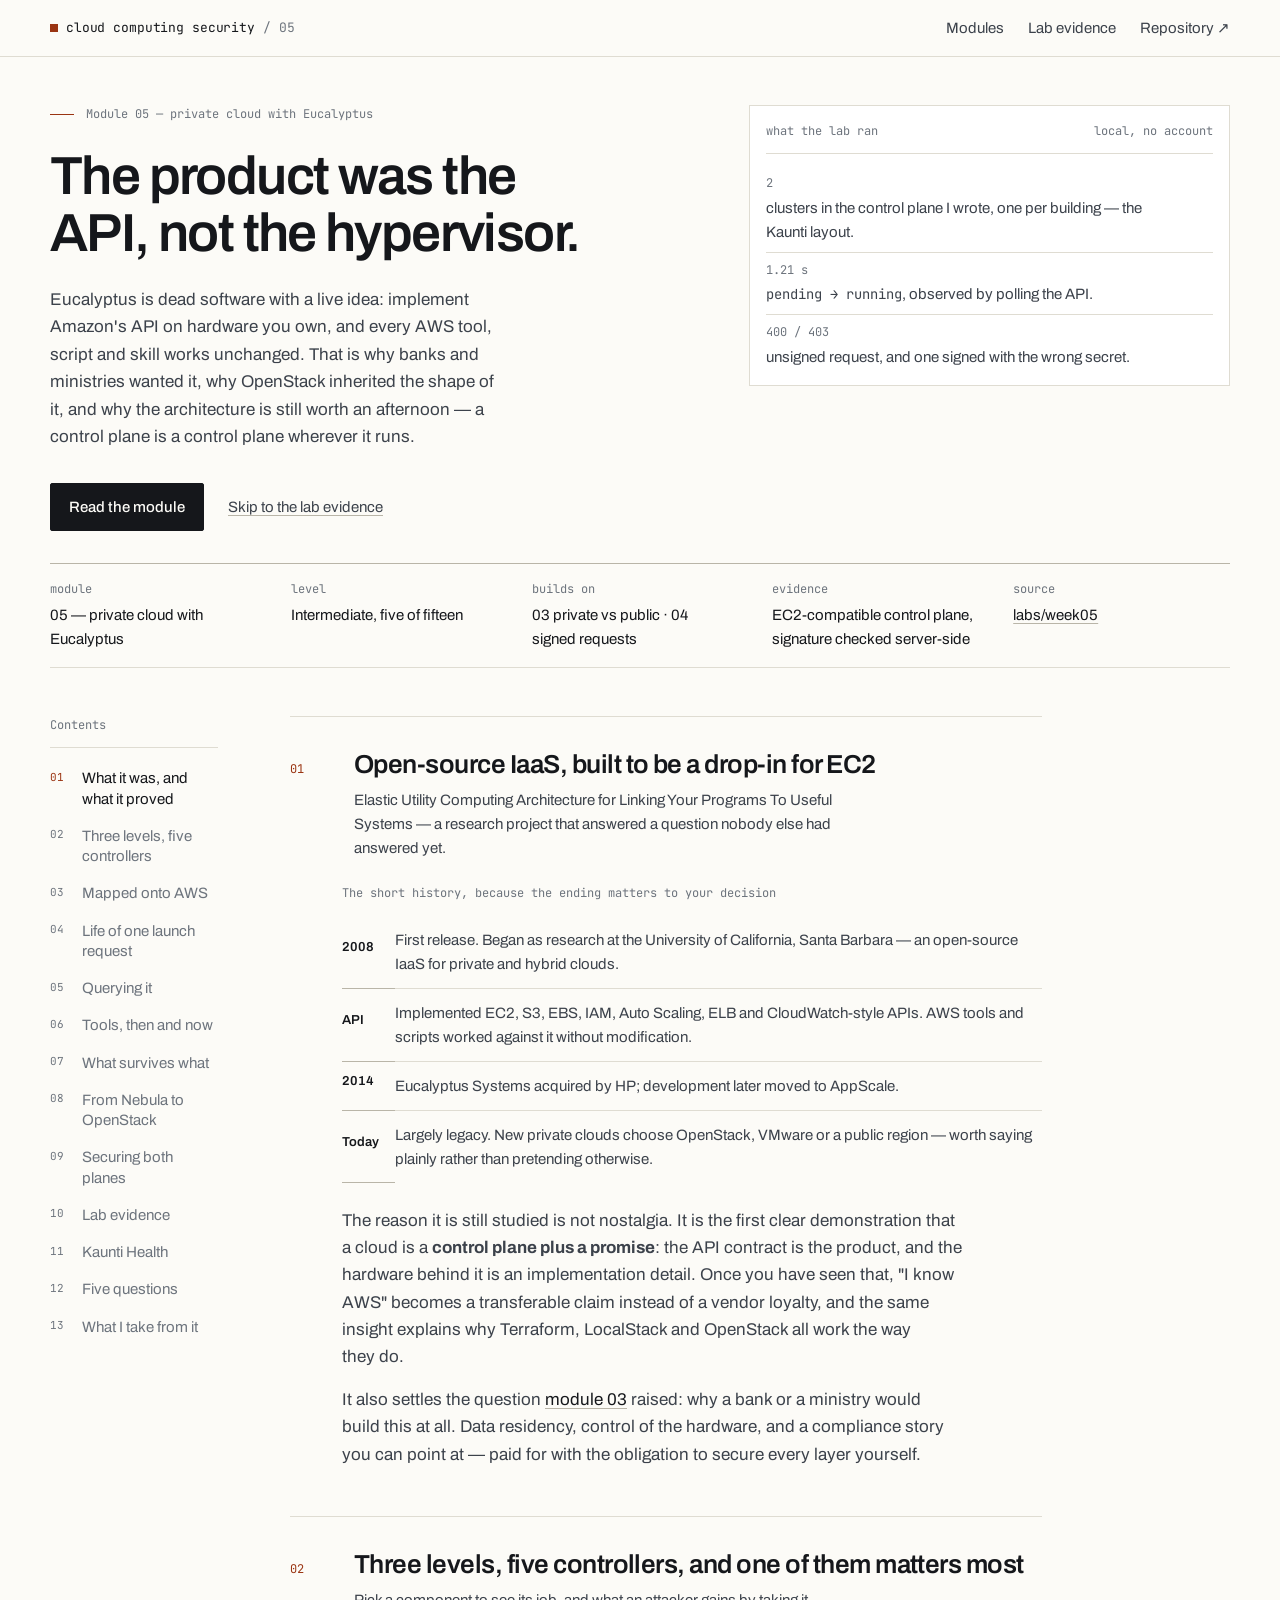
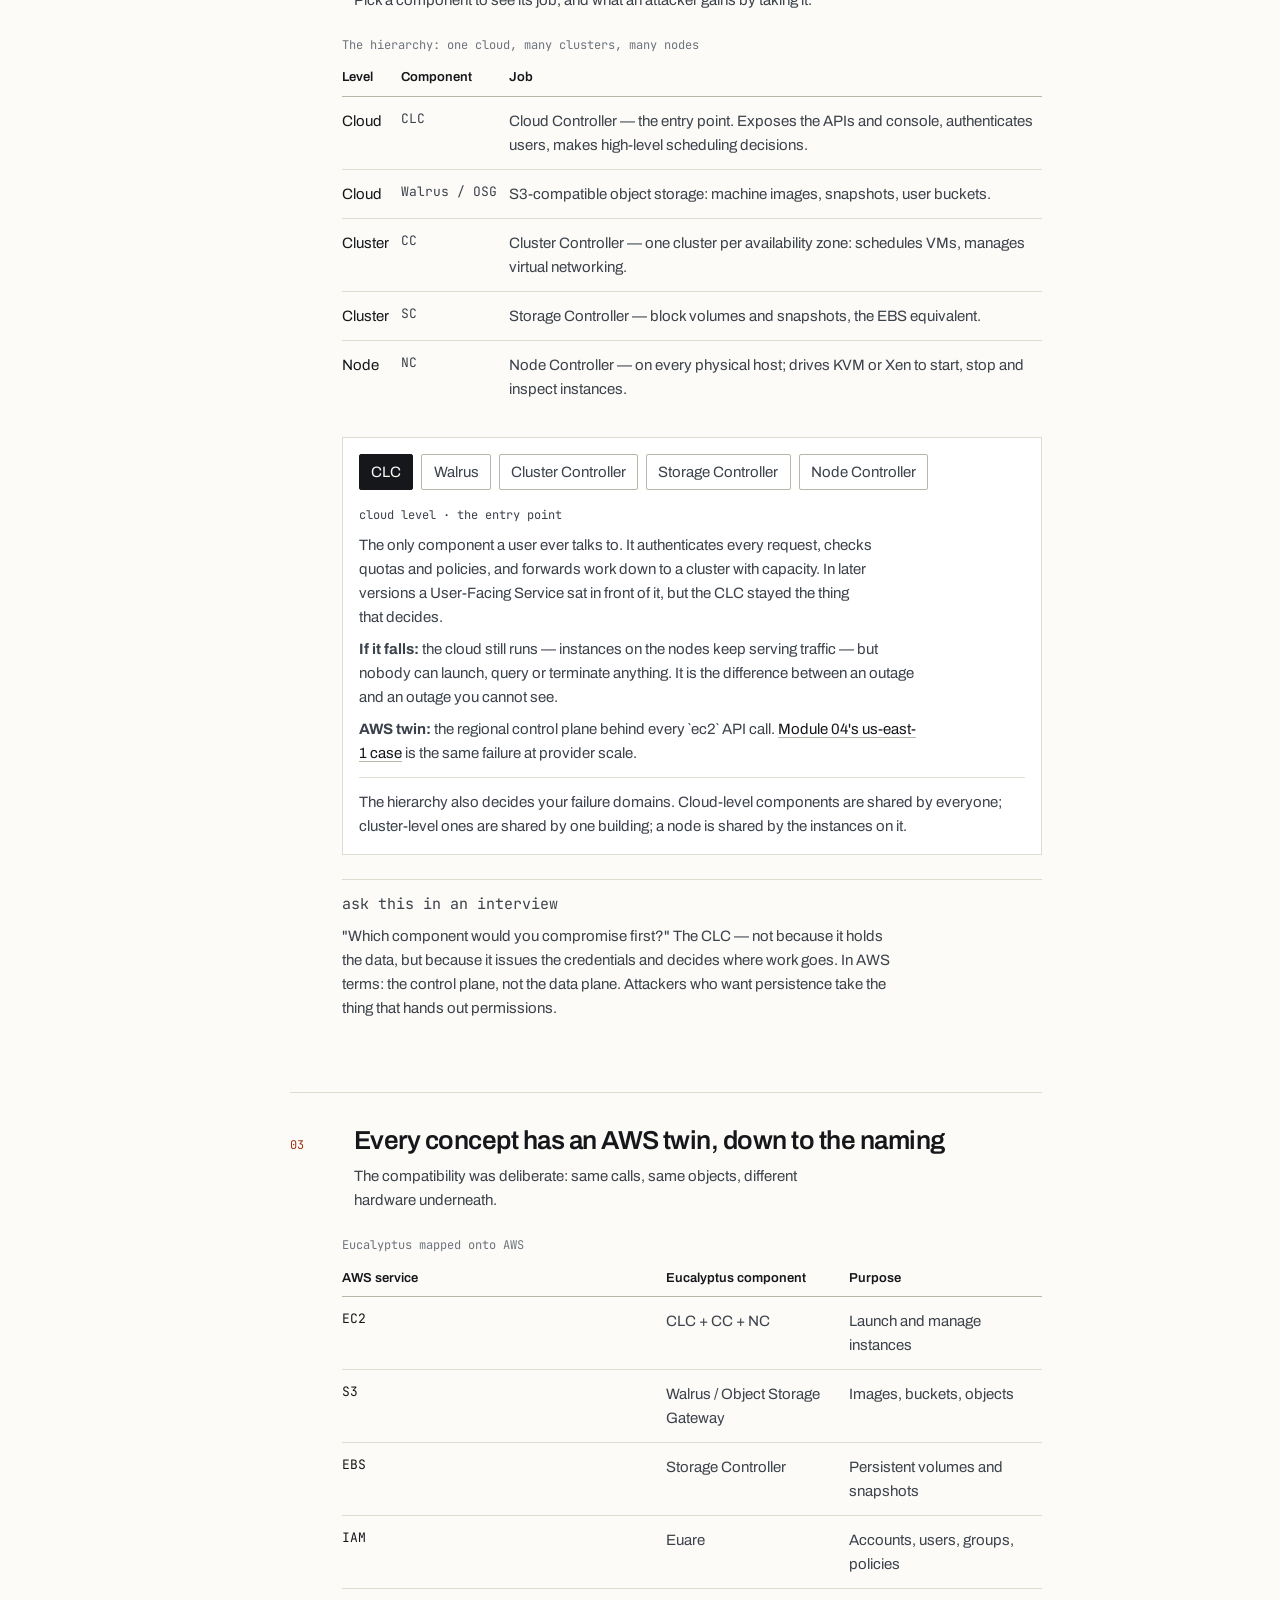
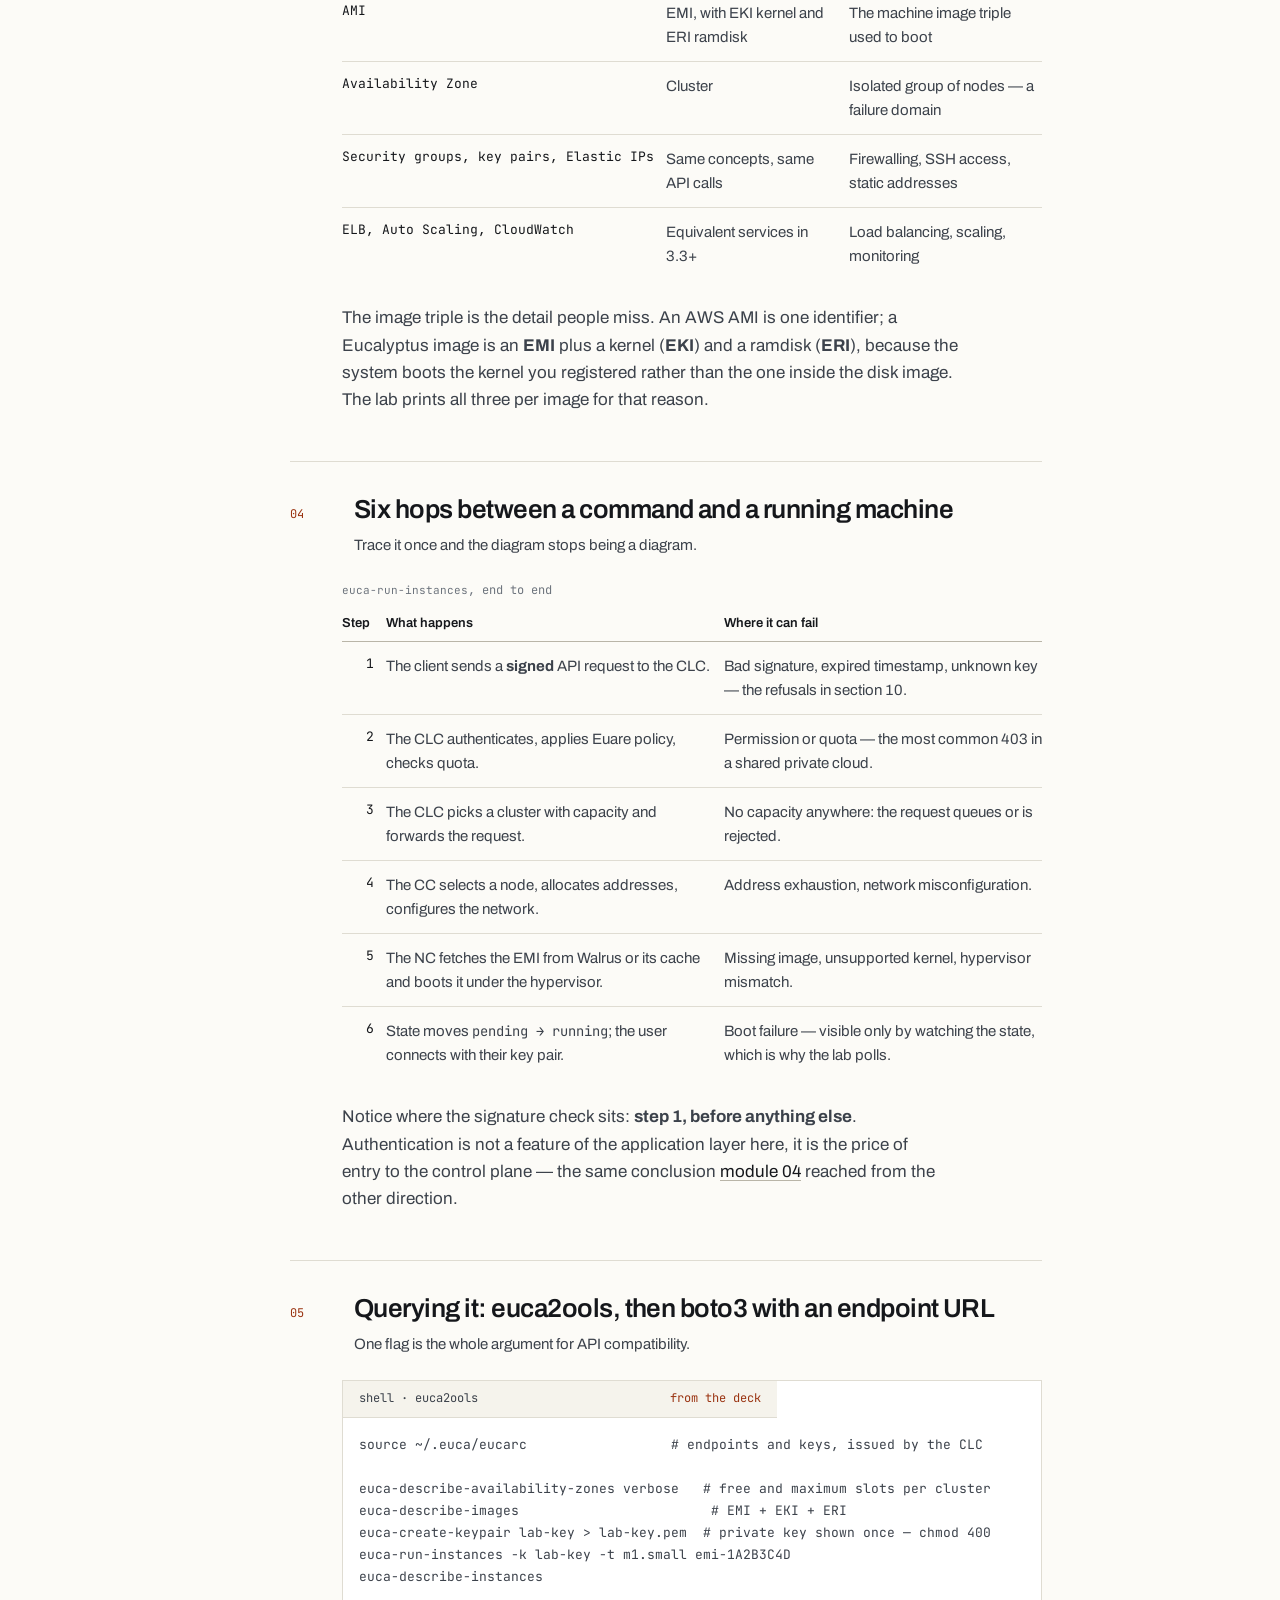
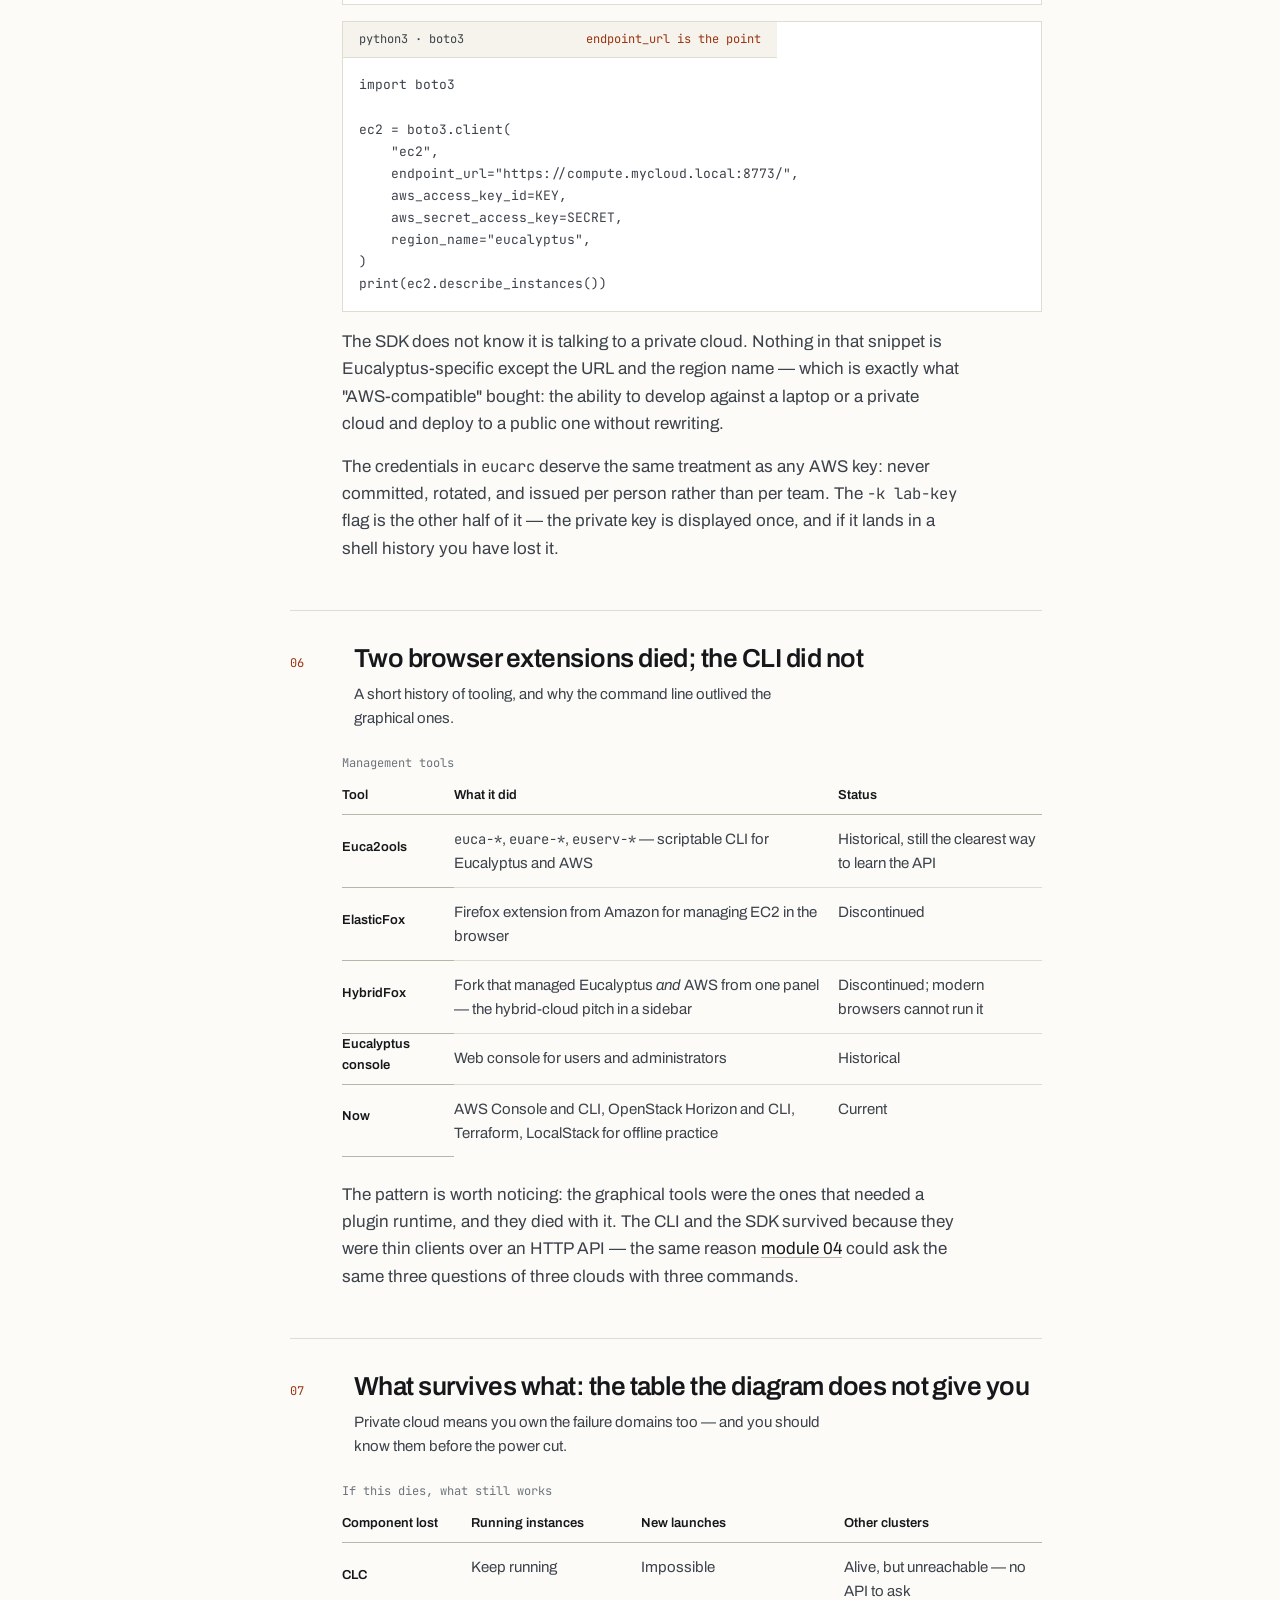
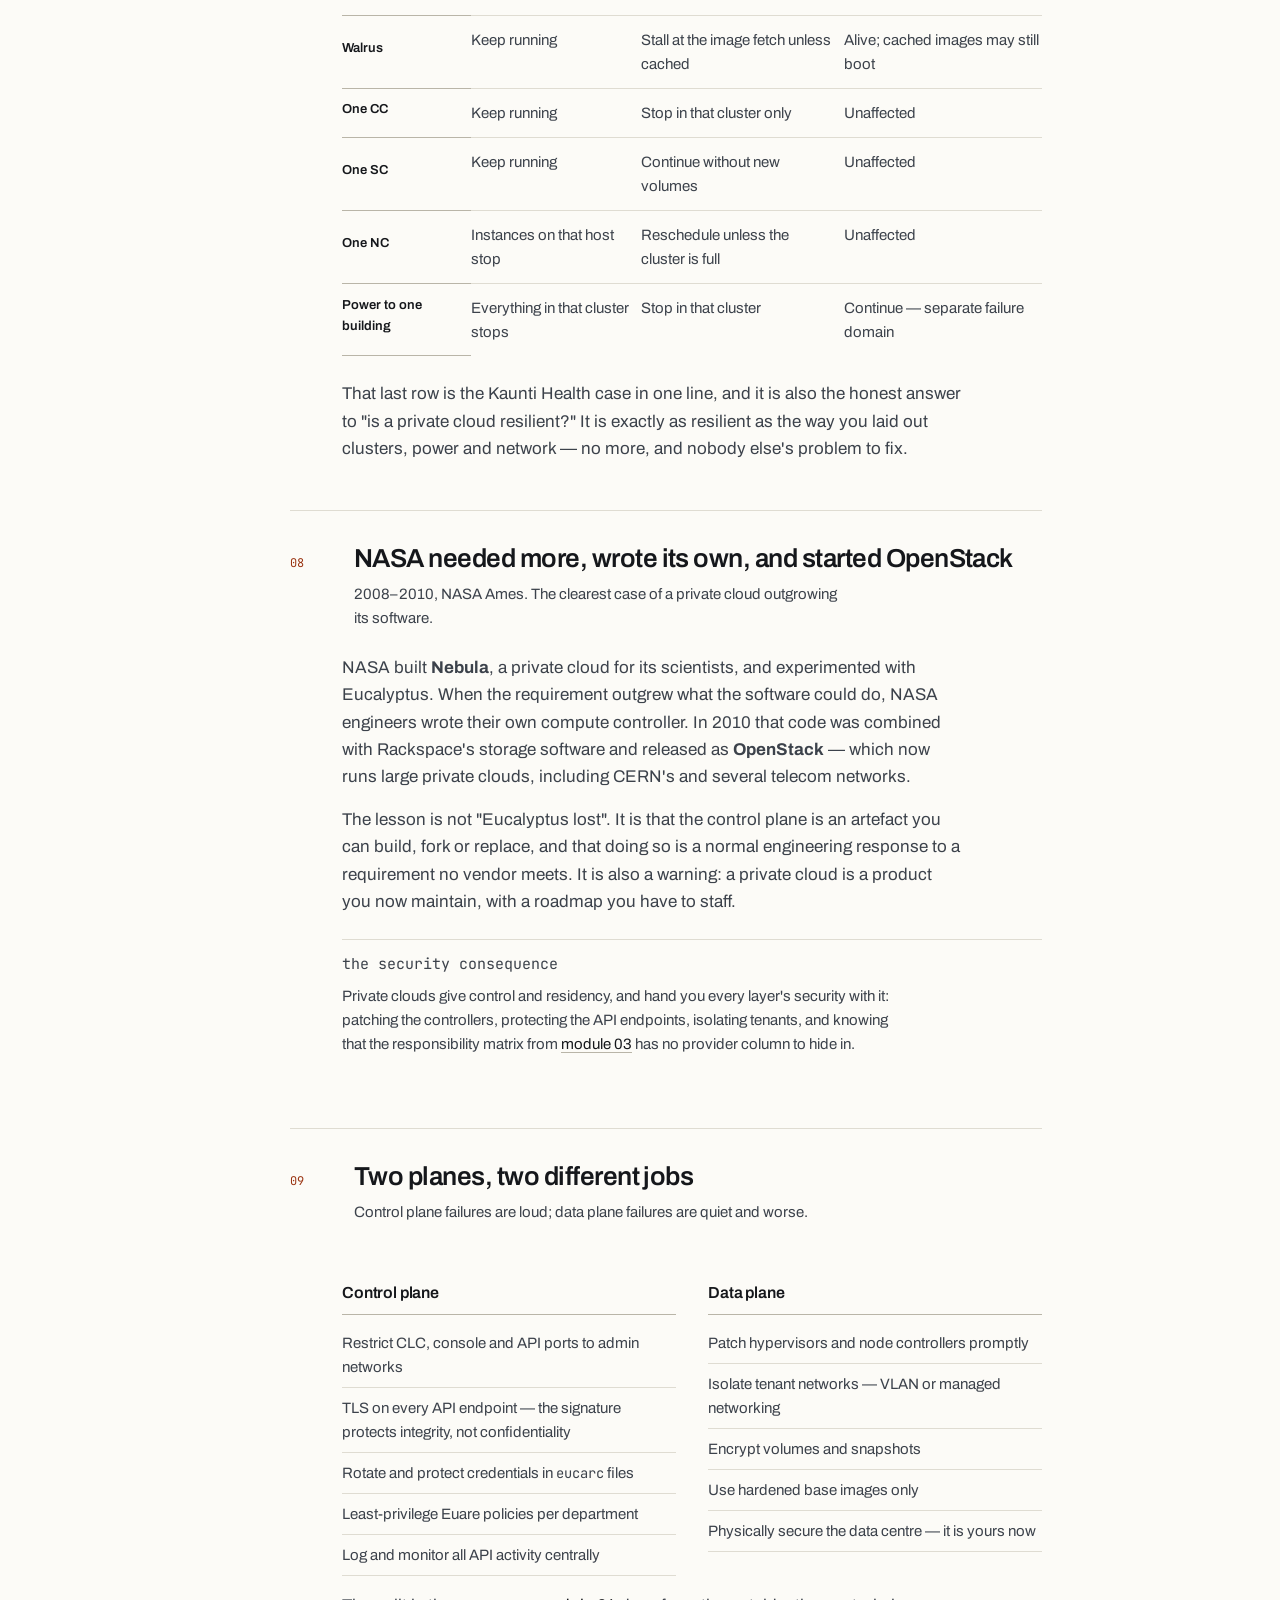
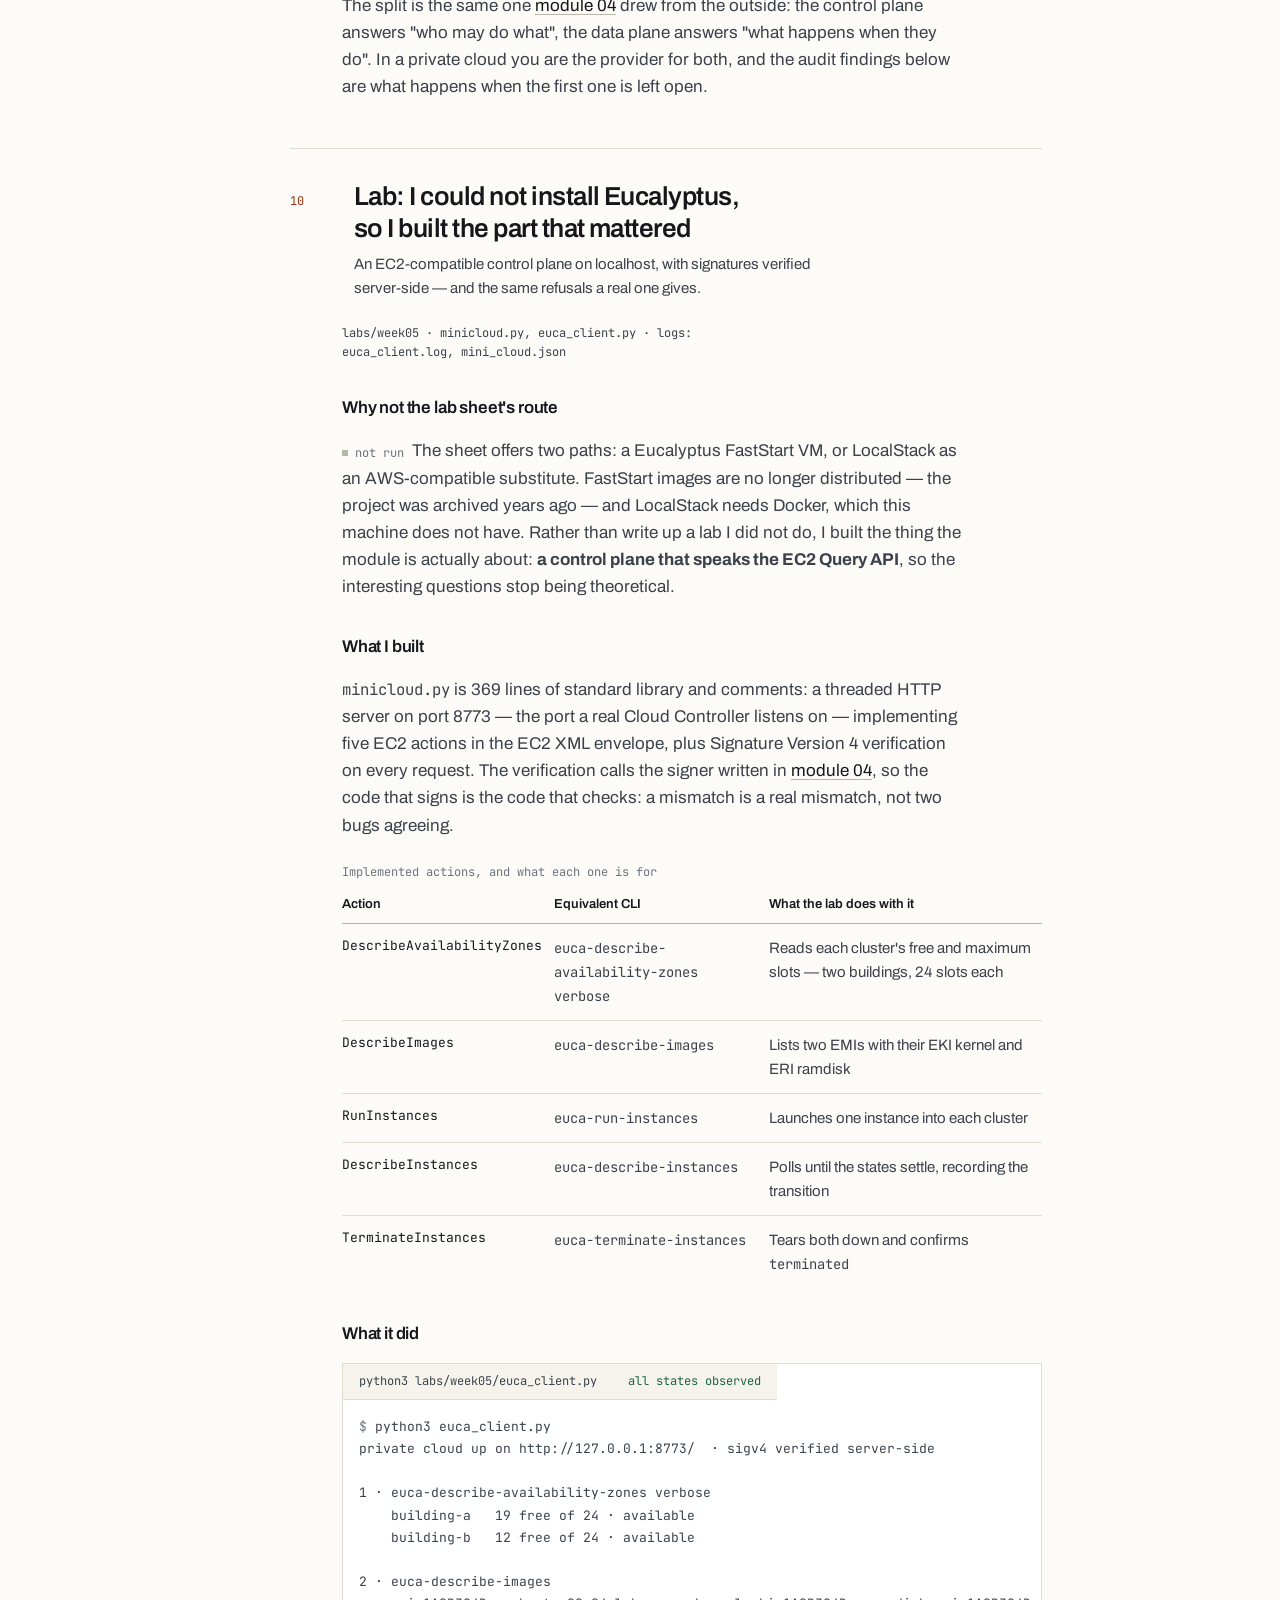
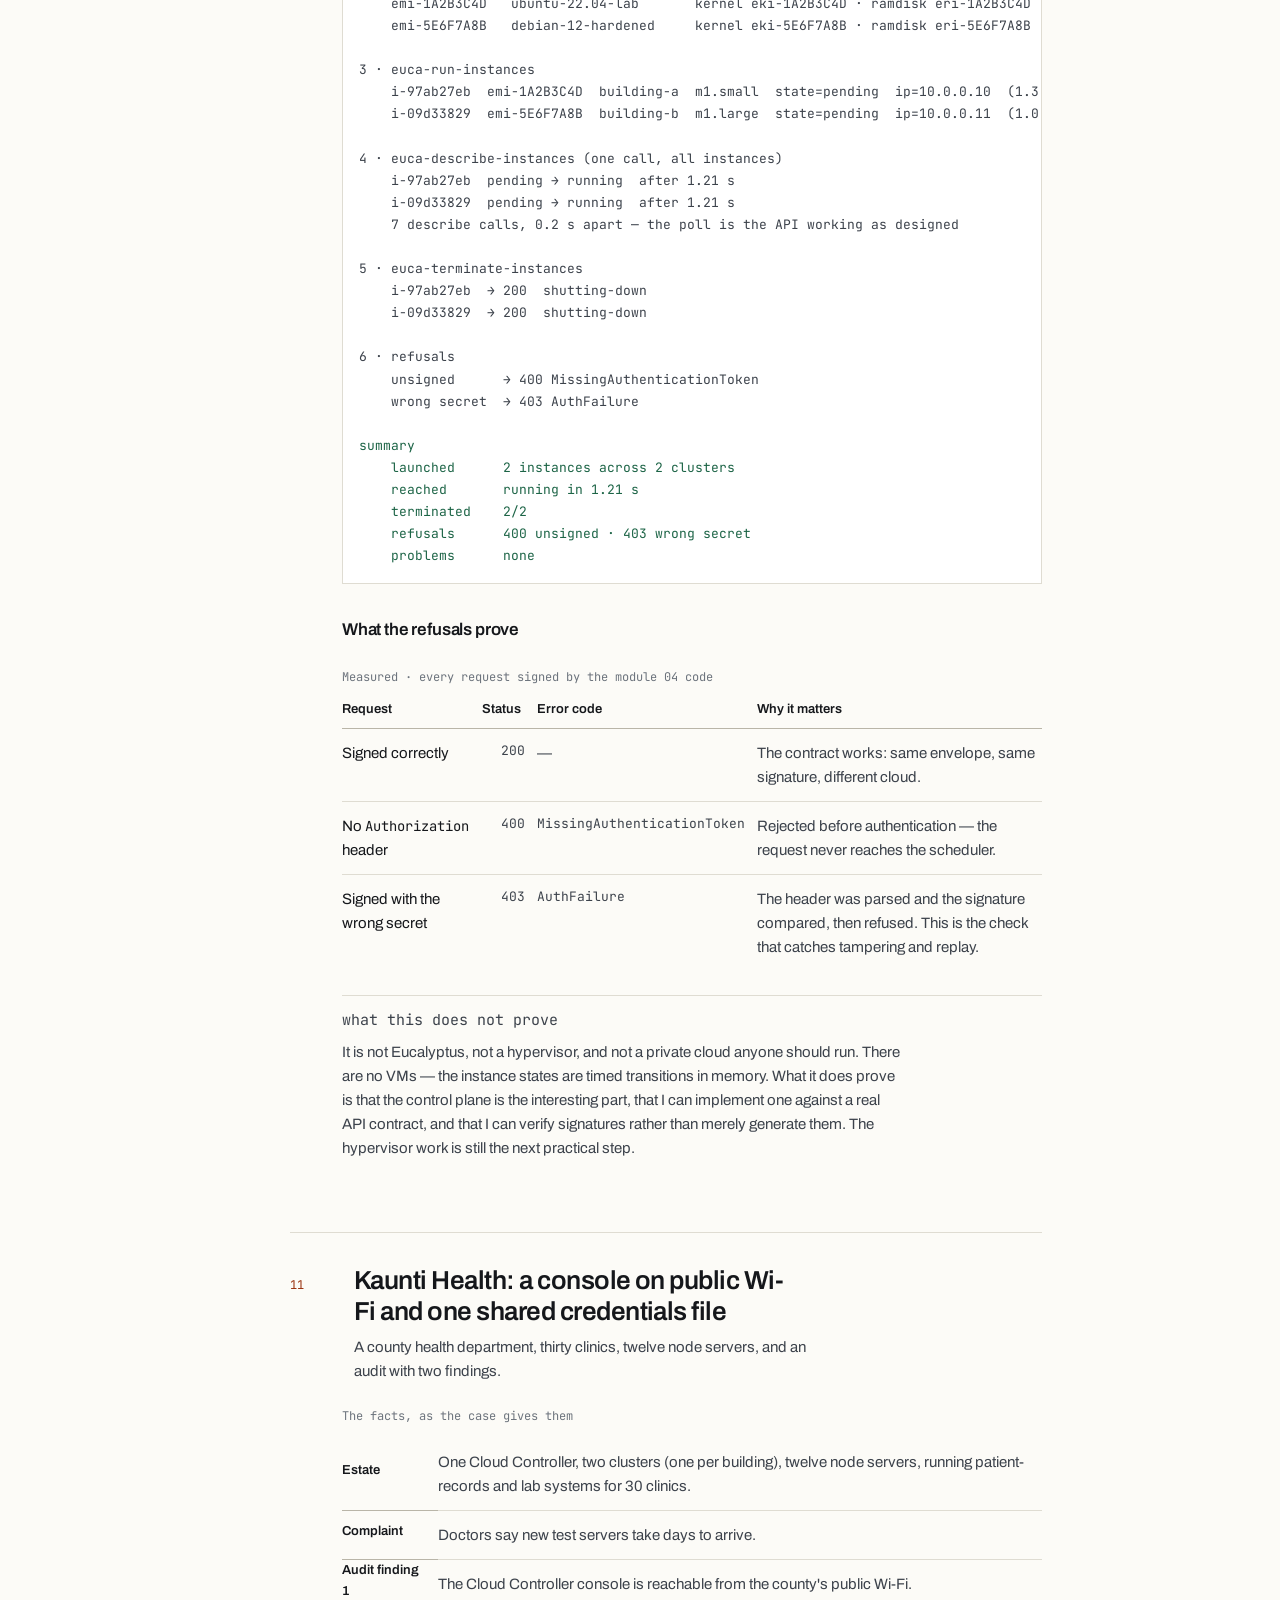
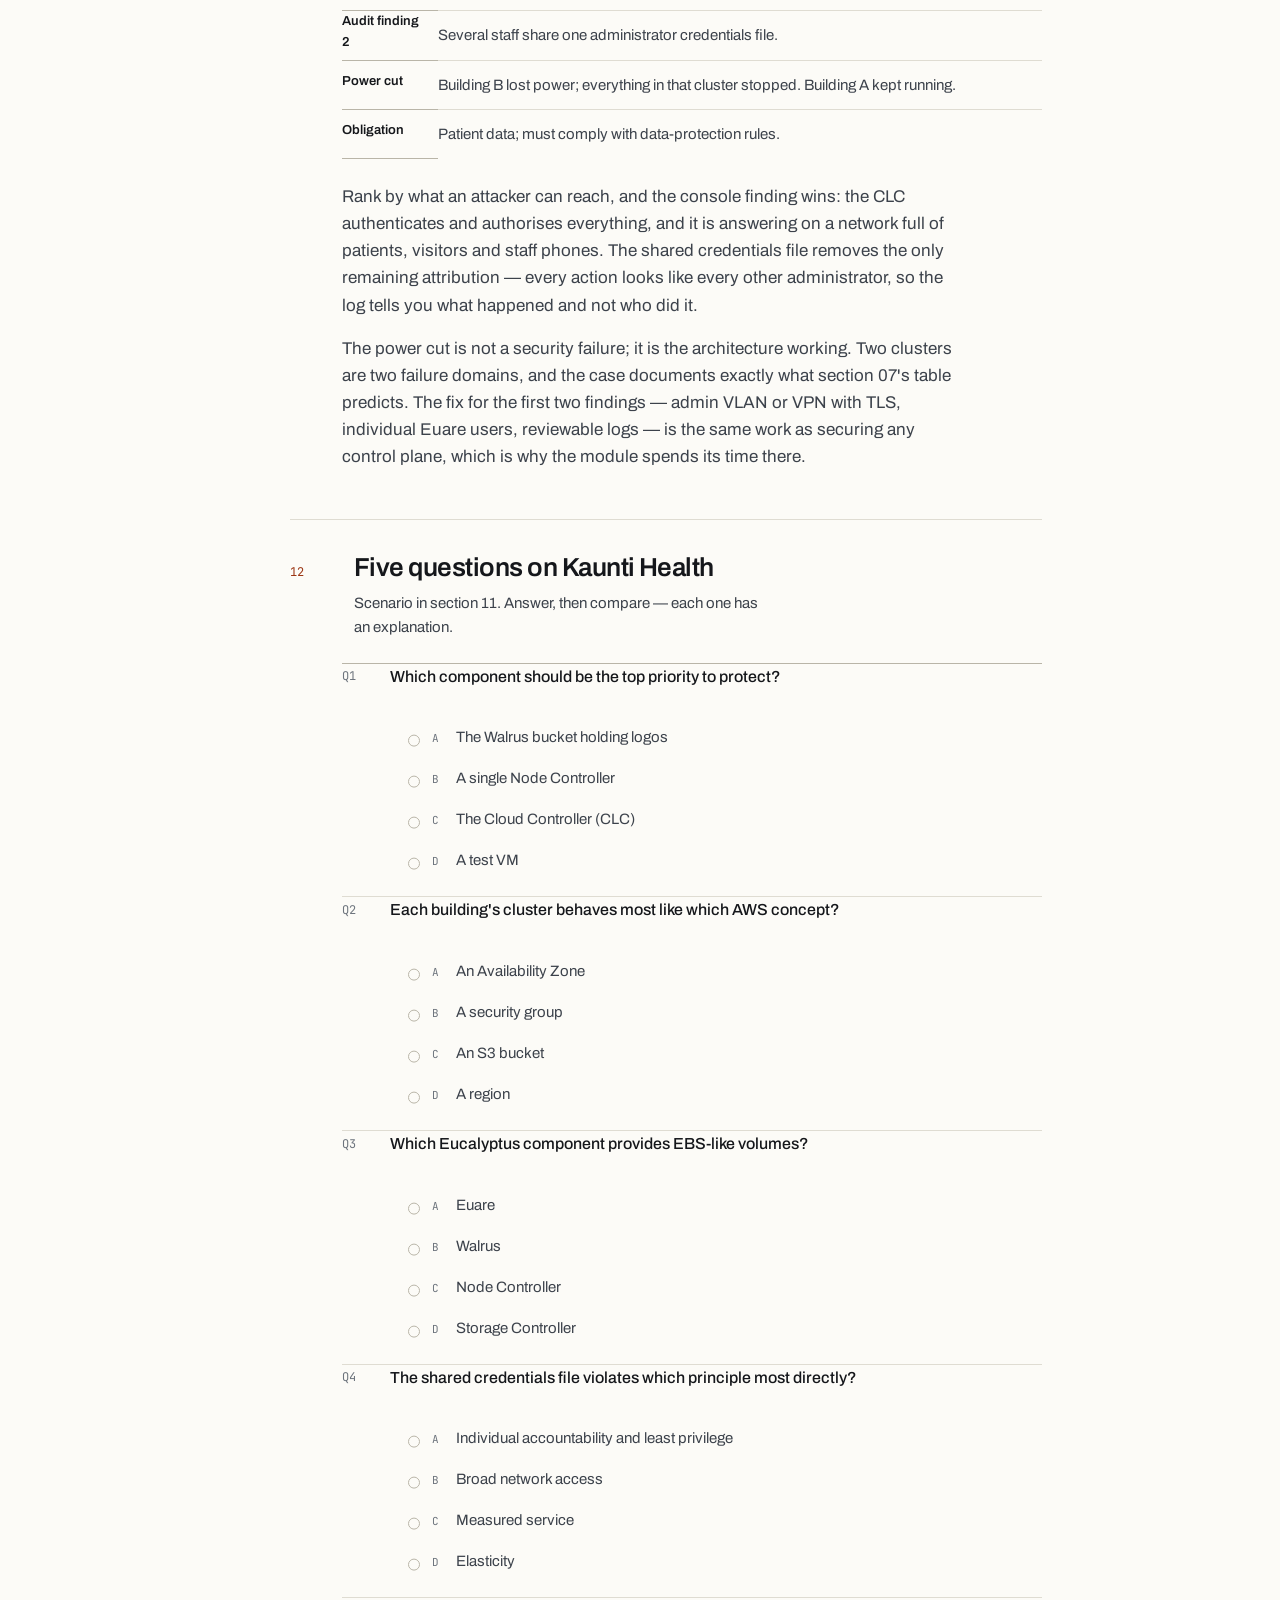
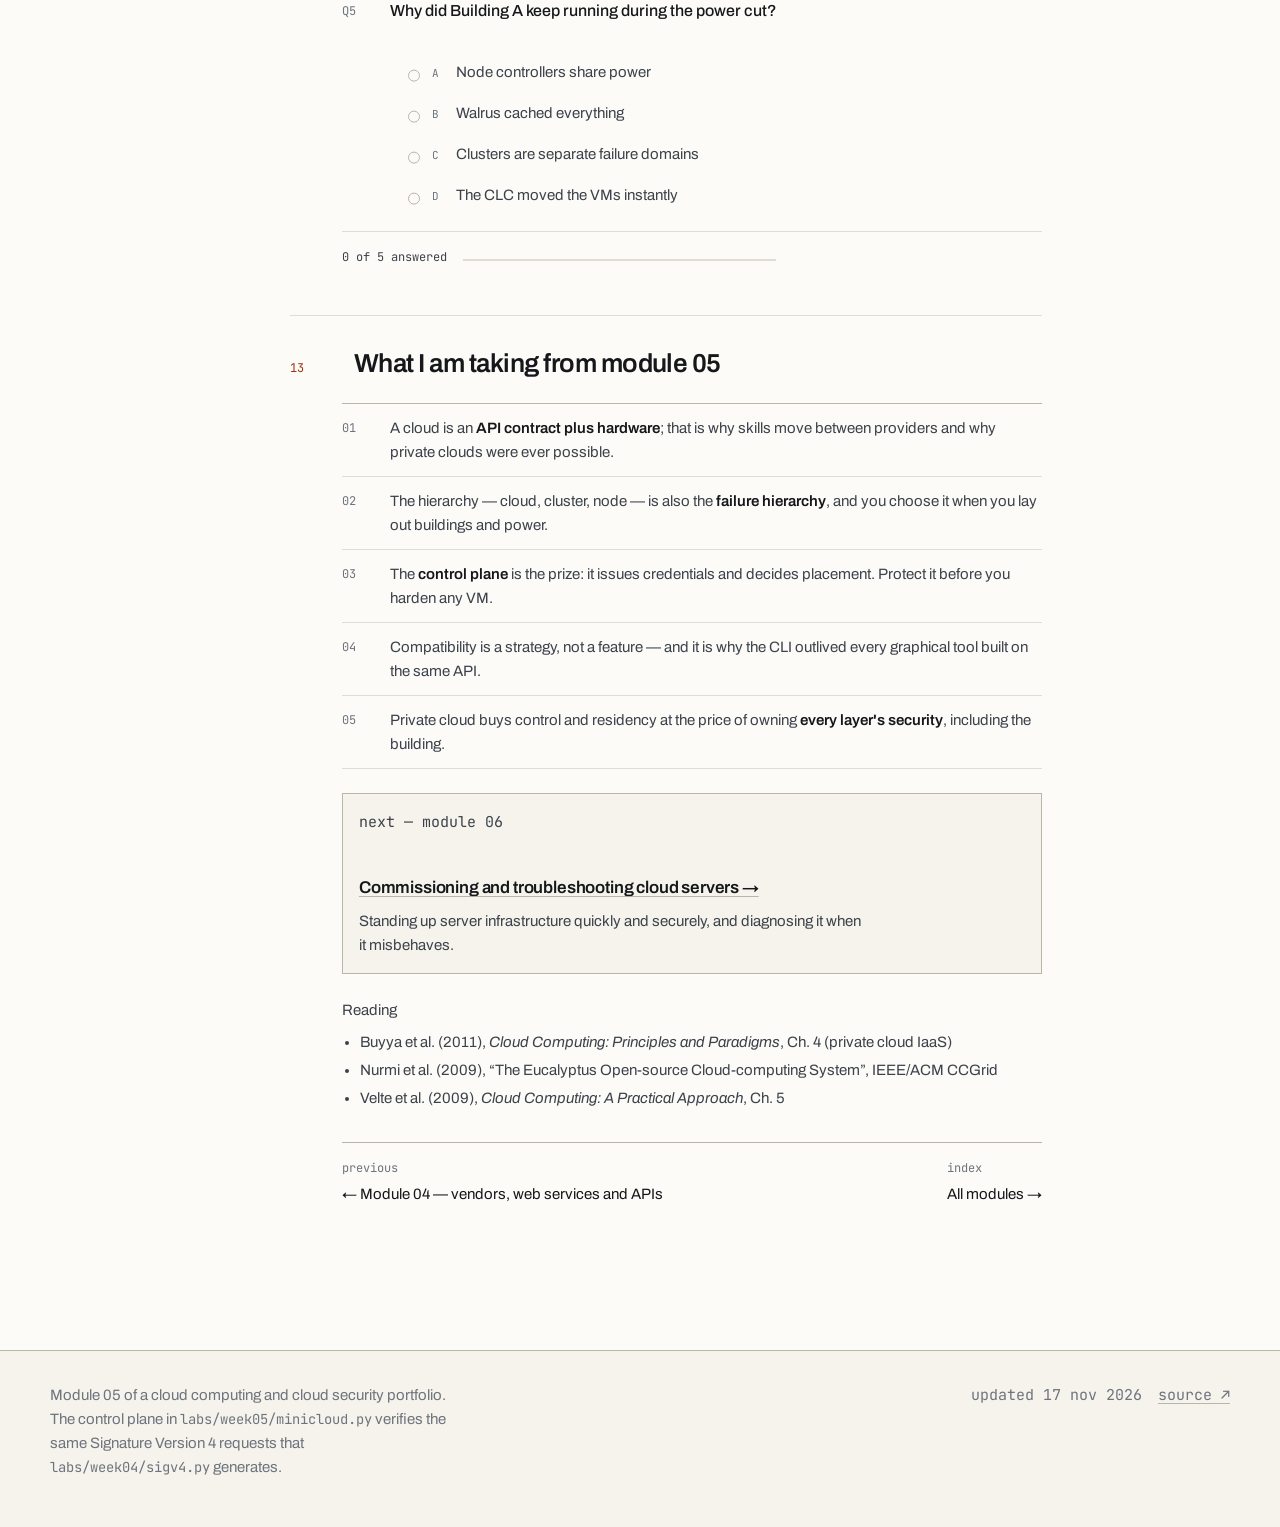
<file: module-05/index.html>
<!DOCTYPE html>
<html lang="en">
<head>
<meta charset="utf-8" />
<meta name="viewport" content="width=device-width, initial-scale=1" />
<title>Module 05 — Private cloud with Eucalyptus · Cloud computing security</title>
<meta name="description" content="Why an AWS-compatible private cloud was the interesting idea: the CLC, Walrus, cluster, storage and node controllers, what survives what failure, and a minimal EC2-compatible control plane built and verified locally." />
<link rel="preconnect" href="https://fonts.googleapis.com" />
<link rel="preconnect" href="https://fonts.gstatic.com" crossorigin />
<link href="https://fonts.googleapis.com/css2?family=Archivo:wght@400;500;600&family=Newsreader:opsz,wght@6..72,400;6..72,500&family=JetBrains+Mono:wght@400;500&display=swap" rel="stylesheet" />
<link rel="stylesheet" href="../assets/css/styles.css" />
<link rel="icon" href="data:image/svg+xml,<svg xmlns='http://www.w3.org/2000/svg' viewBox='0 0 16 16'><rect width='16' height='16' fill='%2315171b'/><rect x='4' y='4' width='8' height='8' fill='%239a3412'/></svg>" />
</head>
<body id="top">
<a class="skip" href="#doc">Skip to contents</a>

<div class="progress" aria-hidden="true"><span class="progress__bar" id="progress"></span></div>

<header class="topbar">
  <div class="shell topbar__in">
    <a class="wordmark" href="../index.html"><span class="wordmark__mark" aria-hidden="true"></span>cloud computing security <span>/ 05</span></a>
    <nav class="topbar__nav" aria-label="Page">
      <a href="../index.html">Modules</a>
      <a href="#lab">Lab evidence</a>
      <a href="https://github.com/mmmmohammed/cloud-computing-security" target="_blank" rel="noopener">Repository ↗</a>
    </nav>
  </div>
</header>

<main>
  <!-- ======================================================== masthead === -->
  <section class="masthead shell" aria-labelledby="page-title">
    <div>
      <p class="kicker">Module 05 — private cloud with Eucalyptus</p>
      <h1 id="page-title">The product was the API, not the hypervisor.</h1>
      <p class="lede">
        Eucalyptus is dead software with a live idea: implement Amazon's API on hardware you own, and every AWS
        tool, script and skill works unchanged. That is why banks and ministries wanted it, why OpenStack inherited
        the shape of it, and why the architecture is still worth an afternoon — a control plane is a control plane
        wherever it runs.
      </p>
      <div class="masthead__actions">
        <a class="btn" href="#what">Read the module</a>
        <a class="quiet-link" href="#lab">Skip to the lab evidence</a>
      </div>
    </div>

    <div class="masthead__aside">
      <div class="defcard">
        <div class="schematic__head"><span>what the lab ran</span><span>local, no account</span></div>
        <dl class="factlist">
          <div><dt>2</dt><dd>clusters in the control plane I wrote, one per building — the Kaunti layout.</dd></div>
          <div><dt>1.21 s</dt><dd><span class="mono">pending → running</span>, observed by polling the API.</dd></div>
          <div><dt>400 / 403</dt><dd>unsigned request, and one signed with the wrong secret.</dd></div>
        </dl>
      </div>
    </div>
  </section>

  <!-- ===================================================== meta strip === -->
  <div class="shell">
    <dl class="meta-strip">
      <div>
        <dt>module</dt>
        <dd>05 — private cloud with Eucalyptus</dd>
      </div>
      <div>
        <dt>level</dt>
        <dd>Intermediate, five of fifteen</dd>
      </div>
      <div>
        <dt>builds on</dt>
        <dd>03 private vs public · 04 signed requests</dd>
      </div>
      <div>
        <dt>evidence</dt>
        <dd>EC2-compatible control plane, signature checked server-side</dd>
      </div>
      <div>
        <dt>source</dt>
        <dd><a href="https://github.com/mmmmohammed/cloud-computing-security" target="_blank" rel="noopener">labs/week05</a></dd>
      </div>
    </dl>
  </div>

  <!-- =========================================================== doc ==== -->
  <div class="doc shell" id="doc">
    <aside class="toc" aria-label="Contents">
      <p class="toc__title">Contents</p>
      <ol class="toc__list">
        <li><a href="#what" data-spy><span>01</span>What it was, and what it proved</a></li>
        <li><a href="#architecture" data-spy><span>02</span>Three levels, five controllers</a></li>
        <li><a href="#mapping" data-spy><span>03</span>Mapped onto AWS</a></li>
        <li><a href="#request" data-spy><span>04</span>Life of one launch request</a></li>
        <li><a href="#query" data-spy><span>05</span>Querying it</a></li>
        <li><a href="#tools" data-spy><span>06</span>Tools, then and now</a></li>
        <li><a href="#failures" data-spy><span>07</span>What survives what</a></li>
        <li><a href="#nebula" data-spy><span>08</span>From Nebula to OpenStack</a></li>
        <li><a href="#security" data-spy><span>09</span>Securing both planes</a></li>
        <li><a href="#lab" data-spy><span>10</span>Lab evidence</a></li>
        <li><a href="#case" data-spy><span>11</span>Kaunti Health</a></li>
        <li><a href="#quiz" data-spy><span>12</span>Five questions</a></li>
        <li><a href="#takeaways" data-spy><span>13</span>What I take from it</a></li>
      </ol>
    </aside>

    <div class="doc__main">

      <details class="toc-mobile">
        <summary>Contents — 13 sections</summary>
        <ol class="toc__list">
          <li><a href="#what"><span>01</span>What it was, and what it proved</a></li>
          <li><a href="#architecture"><span>02</span>Three levels, five controllers</a></li>
          <li><a href="#mapping"><span>03</span>Mapped onto AWS</a></li>
          <li><a href="#request"><span>04</span>Life of one launch request</a></li>
          <li><a href="#query"><span>05</span>Querying it</a></li>
          <li><a href="#tools"><span>06</span>Tools, then and now</a></li>
          <li><a href="#failures"><span>07</span>What survives what</a></li>
          <li><a href="#nebula"><span>08</span>From Nebula to OpenStack</a></li>
          <li><a href="#security"><span>09</span>Securing both planes</a></li>
          <li><a href="#lab"><span>10</span>Lab evidence</a></li>
          <li><a href="#case"><span>11</span>Kaunti Health</a></li>
          <li><a href="#quiz"><span>12</span>Five questions</a></li>
          <li><a href="#takeaways"><span>13</span>What I take from it</a></li>
        </ol>
      </details>

      <!-- 01 ------------------------------------------------------------- -->
      <section class="sec" id="what" aria-labelledby="what-h">
        <header class="sec-head">
          <p class="sec-idx">01</p>
          <div>
            <h2 id="what-h">Open-source IaaS, built to be a drop-in for EC2</h2>
            <p>Elastic Utility Computing Architecture for Linking Your Programs To Useful Systems — a research project that answered a question nobody else had answered yet.</p>
          </div>
        </header>
        <div class="sec-body">
          <div class="tbl-wrap">
            <table class="tbl">
              <caption>The short history, because the ending matters to your decision</caption>
              <tbody>
                <tr><th scope="row">2008</th><td>First release. Began as research at the University of California, Santa Barbara — an open-source IaaS for private and hybrid clouds.</td></tr>
                <tr><th scope="row">API</th><td>Implemented EC2, S3, EBS, IAM, Auto Scaling, ELB and CloudWatch-style APIs. AWS tools and scripts worked against it without modification.</td></tr>
                <tr><th scope="row">2014</th><td>Eucalyptus Systems acquired by HP; development later moved to AppScale.</td></tr>
                <tr><th scope="row">Today</th><td>Largely legacy. New private clouds choose OpenStack, VMware or a public region — worth saying plainly rather than pretending otherwise.</td></tr>
              </tbody>
            </table>
          </div>

          <p>
            The reason it is still studied is not nostalgia. It is the first clear demonstration that a cloud is a
            <b>control plane plus a promise</b>: the API contract is the product, and the hardware behind it is an
            implementation detail. Once you have seen that, "I know AWS" becomes a transferable claim instead of a
            vendor loyalty, and the same insight explains why Terraform, LocalStack and OpenStack all work the way
            they do.
          </p>

          <p>
            It also settles the question <a href="../module-03/index.html#deployment">module 03</a> raised: why a
            bank or a ministry would build this at all. Data residency, control of the hardware, and a compliance
            story you can point at — paid for with the obligation to secure every layer yourself.
          </p>
        </div>
      </section>

      <!-- 02 ------------------------------------------------------------- -->
      <section class="sec" id="architecture" aria-labelledby="arch-h">
        <header class="sec-head">
          <p class="sec-idx">02</p>
          <div>
            <h2 id="arch-h">Three levels, five controllers, and one of them matters most</h2>
            <p>Pick a component to see its job, and what an attacker gains by taking it.</p>
          </div>
        </header>
        <div class="sec-body">
          <div class="tbl-wrap">
            <table class="tbl">
              <caption>The hierarchy: one cloud, many clusters, many nodes</caption>
              <thead>
                <tr><th scope="col">Level</th><th scope="col">Component</th><th scope="col">Job</th></tr>
              </thead>
              <tbody>
                <tr><td>Cloud</td><td class="id">CLC</td><td>Cloud Controller — the entry point. Exposes the APIs and console, authenticates users, makes high-level scheduling decisions.</td></tr>
                <tr><td>Cloud</td><td class="id">Walrus / OSG</td><td>S3-compatible object storage: machine images, snapshots, user buckets.</td></tr>
                <tr><td>Cluster</td><td class="id">CC</td><td>Cluster Controller — one cluster per availability zone: schedules VMs, manages virtual networking.</td></tr>
                <tr><td>Cluster</td><td class="id">SC</td><td>Storage Controller — block volumes and snapshots, the EBS equivalent.</td></tr>
                <tr><td>Node</td><td class="id">NC</td><td>Node Controller — on every physical host; drives KVM or Xen to start, stop and inspect instances.</td></tr>
              </tbody>
            </table>
          </div>

          <figure class="stackfig" id="arch">
            <div class="stack-controls" role="group" aria-label="Components">
              <button type="button" class="chip-btn" data-comp="clc" aria-pressed="true">CLC</button>
              <button type="button" class="chip-btn" data-comp="walrus" aria-pressed="false">Walrus</button>
              <button type="button" class="chip-btn" data-comp="cc" aria-pressed="false">Cluster Controller</button>
              <button type="button" class="chip-btn" data-comp="sc" aria-pressed="false">Storage Controller</button>
              <button type="button" class="chip-btn" data-comp="nc" aria-pressed="false">Node Controller</button>
            </div>

            <div class="step" data-panel="clc">
              <p class="step__label">cloud level · the entry point</p>
              <p>
                The only component a user ever talks to. It authenticates every request, checks quotas and
                policies, and forwards work down to a cluster with capacity. In later versions a User-Facing
                Service sat in front of it, but the CLC stayed the thing that decides.
              </p>
              <p><b>If it falls:</b> the cloud still runs — instances on the nodes keep serving traffic — but nobody can launch, query or terminate anything. It is the difference between an outage and an outage you cannot see.</p>
              <p><b>AWS twin:</b> the regional control plane behind every `ec2` API call. <a href="../module-04/index.html#outage">Module 04's us-east-1 case</a> is the same failure at provider scale.</p>
            </div>

            <div class="step" data-panel="walrus" hidden>
              <p class="step__label">cloud level · object storage</p>
              <p>
                An S3-compatible store for machine images, snapshots and user buckets. Nodes cache images locally,
                which is why a launch does not necessarily pull the whole image across the network every time.
              </p>
              <p><b>If it falls:</b> running instances survive; new launches stall at the image fetch, and any bucket-backed application breaks.</p>
              <p><b>AWS twin:</b> S3. <b>Security note:</b> an object store is where public-read mistakes live — the same mistake, on your hardware.</p>
            </div>

            <div class="step" data-panel="cc" hidden>
              <p class="step__label">cluster level · scheduler</p>
              <p>
                Manages one group of nodes — one availability zone. It picks the node, allocates addresses and
                configures the virtual network before the node controller boots anything.
              </p>
              <p><b>If it falls:</b> that cluster stops accepting new work. Other clusters are unaffected — the point of the Kaunti case in section 11.</p>
              <p><b>AWS twin:</b> an Availability Zone's scheduler, which is why the mapping is one cluster = one AZ.</p>
            </div>

            <div class="step" data-panel="sc" hidden>
              <p class="step__label">cluster level · block storage</p>
              <p>
                Provides volumes and snapshots — persistent disks attached to instances, independent of the
                instance's life.
              </p>
              <p><b>If it falls:</b> attached volumes may keep serving reads from cache, but new attachments and snapshots fail, and anything that reboots loses its disk.</p>
              <p><b>AWS twin:</b> EBS. <b>Security note:</b> snapshots are backups, so they are also a copy of the data that outlives the instance — and a frequent leak.</p>
            </div>

            <div class="step" data-panel="nc" hidden>
              <p class="step__label">node level · hypervisor driver</p>
              <p>
                Runs on every physical host and controls KVM or Xen: start, stop, inspect. This is the component
                with its hands on the actual virtual machines.
              </p>
              <p><b>If it falls:</b> the instances on that host go with it. One node is the smallest blast radius in the system, which is why capacity planning spreads work across many.</p>
              <p><b>AWS twin:</b> the hypervisor fleet. <b>Security note:</b> an unpatched NC is guest-escape territory — the one failure that crosses the tenant boundary.</p>
            </div>

            <figcaption class="stack-summary">
              The hierarchy also decides your failure domains. Cloud-level components are shared by everyone;
              cluster-level ones are shared by one building; a node is shared by the instances on it.
            </figcaption>
          </figure>

          <aside class="note">
            <p class="note__label">ask this in an interview</p>
            <p>
              "Which component would you compromise first?" The CLC — not because it holds the data, but because it
              issues the credentials and decides where work goes. In AWS terms: the control plane, not the data
              plane. Attackers who want persistence take the thing that hands out permissions.
            </p>
          </aside>
        </div>
      </section>

      <!-- 03 ------------------------------------------------------------- -->
      <section class="sec" id="mapping" aria-labelledby="map-h">
        <header class="sec-head">
          <p class="sec-idx">03</p>
          <div>
            <h2 id="map-h">Every concept has an AWS twin, down to the naming</h2>
            <p>The compatibility was deliberate: same calls, same objects, different hardware underneath.</p>
          </div>
        </header>
        <div class="sec-body">
          <div class="tbl-wrap">
            <table class="tbl">
              <caption>Eucalyptus mapped onto AWS</caption>
              <thead>
                <tr><th scope="col">AWS service</th><th scope="col">Eucalyptus component</th><th scope="col">Purpose</th></tr>
              </thead>
              <tbody>
                <tr><td class="id">EC2</td><td>CLC + CC + NC</td><td>Launch and manage instances</td></tr>
                <tr><td class="id">S3</td><td>Walrus / Object Storage Gateway</td><td>Images, buckets, objects</td></tr>
                <tr><td class="id">EBS</td><td>Storage Controller</td><td>Persistent volumes and snapshots</td></tr>
                <tr><td class="id">IAM</td><td>Euare</td><td>Accounts, users, groups, policies</td></tr>
                <tr><td class="id">AMI</td><td>EMI, with EKI kernel and ERI ramdisk</td><td>The machine image triple used to boot</td></tr>
                <tr><td class="id">Availability Zone</td><td>Cluster</td><td>Isolated group of nodes — a failure domain</td></tr>
                <tr><td class="id">Security groups, key pairs, Elastic IPs</td><td>Same concepts, same API calls</td><td>Firewalling, SSH access, static addresses</td></tr>
                <tr><td class="id">ELB, Auto Scaling, CloudWatch</td><td>Equivalent services in 3.3+</td><td>Load balancing, scaling, monitoring</td></tr>
              </tbody>
            </table>
          </div>

          <p>
            The image triple is the detail people miss. An AWS AMI is one identifier; a Eucalyptus image is an
            <b>EMI</b> plus a kernel (<b>EKI</b>) and a ramdisk (<b>ERI</b>), because the system boots the kernel you
            registered rather than the one inside the disk image. The lab prints all three per image for that
            reason.
          </p>
        </div>
      </section>

      <!-- 04 ------------------------------------------------------------- -->
      <section class="sec" id="request" aria-labelledby="req-h">
        <header class="sec-head">
          <p class="sec-idx">04</p>
          <div>
            <h2 id="req-h">Six hops between a command and a running machine</h2>
            <p>Trace it once and the diagram stops being a diagram.</p>
          </div>
        </header>
        <div class="sec-body">
          <div class="tbl-wrap">
            <table class="tbl">
              <caption><span class="mono">euca-run-instances</span>, end to end</caption>
              <thead>
                <tr><th scope="col">Step</th><th scope="col">What happens</th><th scope="col">Where it can fail</th></tr>
              </thead>
              <tbody>
                <tr><td class="num">1</td><td>The client sends a <b>signed</b> API request to the CLC.</td><td>Bad signature, expired timestamp, unknown key — the refusals in section 10.</td></tr>
                <tr><td class="num">2</td><td>The CLC authenticates, applies Euare policy, checks quota.</td><td>Permission or quota — the most common 403 in a shared private cloud.</td></tr>
                <tr><td class="num">3</td><td>The CLC picks a cluster with capacity and forwards the request.</td><td>No capacity anywhere: the request queues or is rejected.</td></tr>
                <tr><td class="num">4</td><td>The CC selects a node, allocates addresses, configures the network.</td><td>Address exhaustion, network misconfiguration.</td></tr>
                <tr><td class="num">5</td><td>The NC fetches the EMI from Walrus or its cache and boots it under the hypervisor.</td><td>Missing image, unsupported kernel, hypervisor mismatch.</td></tr>
                <tr><td class="num">6</td><td>State moves <span class="mono">pending → running</span>; the user connects with their key pair.</td><td>Boot failure — visible only by watching the state, which is why the lab polls.</td></tr>
              </tbody>
            </table>
          </div>

          <p>
            Notice where the signature check sits: <b>step 1, before anything else</b>. Authentication is not a
            feature of the application layer here, it is the price of entry to the control plane — the same
            conclusion <a href="../module-04/index.html#auth">module 04</a> reached from the other direction.
          </p>
        </div>
      </section>

      <!-- 05 ------------------------------------------------------------- -->
      <section class="sec" id="query" aria-labelledby="q-h">
        <header class="sec-head">
          <p class="sec-idx">05</p>
          <div>
            <h2 id="q-h">Querying it: euca2ools, then boto3 with an endpoint URL</h2>
            <p>One flag is the whole argument for API compatibility.</p>
          </div>
        </header>
        <div class="sec-body">
          <div class="code">
            <p class="code__head"><span>shell · euca2ools</span><span class="code__tag">from the deck</span></p>
<pre>source ~/.euca/eucarc                  # endpoints and keys, issued by the CLC

euca-describe-availability-zones verbose   # free and maximum slots per cluster
euca-describe-images                        # EMI + EKI + ERI
euca-create-keypair lab-key &gt; lab-key.pem  # private key shown once — chmod 400
euca-run-instances -k lab-key -t m1.small emi-1A2B3C4D
euca-describe-instances</pre>
          </div>

          <div class="code">
            <p class="code__head"><span>python3 · boto3</span><span class="code__tag">endpoint_url is the point</span></p>
<pre>import boto3

ec2 = boto3.client(
    "ec2",
    endpoint_url="https://compute.mycloud.local:8773/",
    aws_access_key_id=KEY,
    aws_secret_access_key=SECRET,
    region_name="eucalyptus",
)
print(ec2.describe_instances())</pre>
          </div>

          <p>
            The SDK does not know it is talking to a private cloud. Nothing in that snippet is Eucalyptus-specific
            except the URL and the region name — which is exactly what "AWS-compatible" bought: the ability to
            develop against a laptop or a private cloud and deploy to a public one without rewriting.
          </p>

          <p>
            The credentials in <span class="mono">eucarc</span> deserve the same treatment as any AWS key: never
            committed, rotated, and issued per person rather than per team. The <span class="mono">-k lab-key</span>
            flag is the other half of it — the private key is displayed once, and if it lands in a shell history you
            have lost it.
          </p>
        </div>
      </section>

      <!-- 06 ------------------------------------------------------------- -->
      <section class="sec" id="tools" aria-labelledby="tools-h">
        <header class="sec-head">
          <p class="sec-idx">06</p>
          <div>
            <h2 id="tools-h">Two browser extensions died; the CLI did not</h2>
            <p>A short history of tooling, and why the command line outlived the graphical ones.</p>
          </div>
        </header>
        <div class="sec-body">
          <div class="tbl-wrap">
            <table class="tbl">
              <caption>Management tools</caption>
              <thead>
                <tr><th scope="col">Tool</th><th scope="col">What it did</th><th scope="col">Status</th></tr>
              </thead>
              <tbody>
                <tr><th scope="row">Euca2ools</th><td><span class="mono">euca-*</span>, <span class="mono">euare-*</span>, <span class="mono">euserv-*</span> — scriptable CLI for Eucalyptus and AWS</td><td>Historical, still the clearest way to learn the API</td></tr>
                <tr><th scope="row">ElasticFox</th><td>Firefox extension from Amazon for managing EC2 in the browser</td><td>Discontinued</td></tr>
                <tr><th scope="row">HybridFox</th><td>Fork that managed Eucalyptus <em>and</em> AWS from one panel — the hybrid-cloud pitch in a sidebar</td><td>Discontinued; modern browsers cannot run it</td></tr>
                <tr><th scope="row">Eucalyptus console</th><td>Web console for users and administrators</td><td>Historical</td></tr>
                <tr><th scope="row">Now</th><td>AWS Console and CLI, OpenStack Horizon and CLI, Terraform, LocalStack for offline practice</td><td>Current</td></tr>
              </tbody>
            </table>
          </div>

          <p>
            The pattern is worth noticing: the graphical tools were the ones that needed a plugin runtime, and they
            died with it. The CLI and the SDK survived because they were thin clients over an HTTP API — the same
            reason <a href="../module-04/index.html#cli">module 04</a> could ask the same three questions of three
            clouds with three commands.
          </p>
        </div>
      </section>

      <!-- 07 ------------------------------------------------------------- -->
      <section class="sec" id="failures" aria-labelledby="fail-h">
        <header class="sec-head">
          <p class="sec-idx">07</p>
          <div>
            <h2 id="fail-h">What survives what: the table the diagram does not give you</h2>
            <p>Private cloud means you own the failure domains too — and you should know them before the power cut.</p>
          </div>
        </header>
        <div class="sec-body">
          <div class="tbl-wrap">
            <table class="tbl">
              <caption>If this dies, what still works</caption>
              <thead>
                <tr><th scope="col">Component lost</th><th scope="col">Running instances</th><th scope="col">New launches</th><th scope="col">Other clusters</th></tr>
              </thead>
              <tbody>
                <tr><th scope="row">CLC</th><td>Keep running</td><td>Impossible</td><td>Alive, but unreachable — no API to ask</td></tr>
                <tr><th scope="row">Walrus</th><td>Keep running</td><td>Stall at the image fetch unless cached</td><td>Alive; cached images may still boot</td></tr>
                <tr><th scope="row">One CC</th><td>Keep running</td><td>Stop in that cluster only</td><td>Unaffected</td></tr>
                <tr><th scope="row">One SC</th><td>Keep running</td><td>Continue without new volumes</td><td>Unaffected</td></tr>
                <tr><th scope="row">One NC</th><td>Instances on that host stop</td><td>Reschedule unless the cluster is full</td><td>Unaffected</td></tr>
                <tr><th scope="row">Power to one building</th><td>Everything in that cluster stops</td><td>Stop in that cluster</td><td>Continue — separate failure domain</td></tr>
              </tbody>
            </table>
          </div>

          <p>
            That last row is the Kaunti Health case in one line, and it is also the honest answer to "is a private
            cloud resilient?" It is exactly as resilient as the way you laid out clusters, power and network — no
            more, and nobody else's problem to fix.
          </p>
        </div>
      </section>

      <!-- 08 ------------------------------------------------------------- -->
      <section class="sec" id="nebula" aria-labelledby="nebula-h">
        <header class="sec-head">
          <p class="sec-idx">08</p>
          <div>
            <h2 id="nebula-h">NASA needed more, wrote its own, and started OpenStack</h2>
            <p>2008–2010, NASA Ames. The clearest case of a private cloud outgrowing its software.</p>
          </div>
        </header>
        <div class="sec-body">
          <p>
            NASA built <b>Nebula</b>, a private cloud for its scientists, and experimented with Eucalyptus. When the
            requirement outgrew what the software could do, NASA engineers wrote their own compute controller. In
            2010 that code was combined with Rackspace's storage software and released as <b>OpenStack</b> — which
            now runs large private clouds, including CERN's and several telecom networks.
          </p>

          <p>
            The lesson is not "Eucalyptus lost". It is that the control plane is an artefact you can build, fork or
            replace, and that doing so is a normal engineering response to a requirement no vendor meets. It is also
            a warning: a private cloud is a product you now maintain, with a roadmap you have to staff.
          </p>

          <aside class="note">
            <p class="note__label">the security consequence</p>
            <p>
              Private clouds give control and residency, and hand you every layer's security with it: patching the
              controllers, protecting the API endpoints, isolating tenants, and knowing that the responsibility
              matrix from <a href="../module-03/index.html#stack">module 03</a> has no provider column to hide in.
            </p>
          </aside>
        </div>
      </section>

      <!-- 09 ------------------------------------------------------------- -->
      <section class="sec" id="security" aria-labelledby="sec-h">
        <header class="sec-head">
          <p class="sec-idx">09</p>
          <div>
            <h2 id="sec-h">Two planes, two different jobs</h2>
            <p>Control plane failures are loud; data plane failures are quiet and worse.</p>
          </div>
        </header>
        <div class="sec-body">
          <div class="split">
            <div>
              <h3>Control plane</h3>
              <ul>
                <li>Restrict CLC, console and API ports to admin networks</li>
                <li>TLS on every API endpoint — the signature protects integrity, not confidentiality</li>
                <li>Rotate and protect credentials in <span class="mono">eucarc</span> files</li>
                <li>Least-privilege Euare policies per department</li>
                <li>Log and monitor all API activity centrally</li>
              </ul>
            </div>
            <div>
              <h3>Data plane</h3>
              <ul>
                <li>Patch hypervisors and node controllers promptly</li>
                <li>Isolate tenant networks — VLAN or managed networking</li>
                <li>Encrypt volumes and snapshots</li>
                <li>Use hardened base images only</li>
                <li>Physically secure the data centre — it is yours now</li>
              </ul>
            </div>
          </div>

          <p>
            The split is the same one <a href="../module-04/index.html#auth">module 04</a> drew from the outside: the
            control plane answers "who may do what", the data plane answers "what happens when they do". In a
            private cloud you are the provider for both, and the audit findings below are what happens when the
            first one is left open.
          </p>
        </div>
      </section>

      <!-- 10 ------------------------------------------------------------- -->
      <section class="sec" id="lab" aria-labelledby="lab-h">
        <header class="sec-head">
          <p class="sec-idx">10</p>
          <div>
            <h2 id="lab-h">Lab: I could not install Eucalyptus, so I built the part that mattered</h2>
            <p>An EC2-compatible control plane on localhost, with signatures verified server-side — and the same refusals a real one gives.</p>
          </div>
        </header>
        <div class="sec-body">
          <p class="file-path">labs/week05 · minicloud.py, euca_client.py · logs: euca_client.log, mini_cloud.json</p>

          <h3>Why not the lab sheet's route</h3>
          <p>
            <span class="status status--planned">not run</span>&nbsp;
            The sheet offers two paths: a Eucalyptus FastStart VM, or LocalStack as an AWS-compatible substitute.
            FastStart images are no longer distributed — the project was archived years ago — and LocalStack needs
            Docker, which this machine does not have. Rather than write up a lab I did not do, I built the thing the
            module is actually about: <b>a control plane that speaks the EC2 Query API</b>, so the interesting
            questions stop being theoretical.
          </p>

          <h3>What I built</h3>
          <p>
            <span class="mono">minicloud.py</span> is 369 lines of standard library and comments: a threaded HTTP server on port
            8773 — the port a real Cloud Controller listens on — implementing five EC2 actions in the EC2 XML
            envelope, plus Signature Version 4 verification on every request. The verification calls the signer
            written in <a href="../module-04/index.html#auth">module 04</a>, so the code that signs is the code that
            checks: a mismatch is a real mismatch, not two bugs agreeing.
          </p>

          <div class="tbl-wrap">
            <table class="tbl">
              <caption>Implemented actions, and what each one is for</caption>
              <thead>
                <tr><th scope="col">Action</th><th scope="col">Equivalent CLI</th><th scope="col">What the lab does with it</th></tr>
              </thead>
              <tbody>
                <tr><td class="id">DescribeAvailabilityZones</td><td><span class="mono">euca-describe-availability-zones verbose</span></td><td>Reads each cluster's free and maximum slots — two buildings, 24 slots each</td></tr>
                <tr><td class="id">DescribeImages</td><td><span class="mono">euca-describe-images</span></td><td>Lists two EMIs with their EKI kernel and ERI ramdisk</td></tr>
                <tr><td class="id">RunInstances</td><td><span class="mono">euca-run-instances</span></td><td>Launches one instance into each cluster</td></tr>
                <tr><td class="id">DescribeInstances</td><td><span class="mono">euca-describe-instances</span></td><td>Polls until the states settle, recording the transition</td></tr>
                <tr><td class="id">TerminateInstances</td><td><span class="mono">euca-terminate-instances</span></td><td>Tears both down and confirms <span class="mono">terminated</span></td></tr>
              </tbody>
            </table>
          </div>

          <h3>What it did</h3>
          <div class="code">
            <p class="code__head"><span>python3 labs/week05/euca_client.py</span><span class="code__tag code__tag--ok">all states observed</span></p>
<pre><span class="c-prompt">$</span> python3 euca_client.py
private cloud up on http://127.0.0.1:8773/  · sigv4 verified server-side

1 · euca-describe-availability-zones verbose
    building-a   19 free of 24 · available
    building-b   12 free of 24 · available

2 · euca-describe-images
    emi-1A2B3C4D   ubuntu-22.04-lab       kernel eki-1A2B3C4D · ramdisk eri-1A2B3C4D
    emi-5E6F7A8B   debian-12-hardened     kernel eki-5E6F7A8B · ramdisk eri-5E6F7A8B

3 · euca-run-instances
    i-97ab27eb  emi-1A2B3C4D  building-a  m1.small  state=pending  ip=10.0.0.10  (1.3 ms)
    i-09d33829  emi-5E6F7A8B  building-b  m1.large  state=pending  ip=10.0.0.11  (1.0 ms)

4 · euca-describe-instances (one call, all instances)
    i-97ab27eb  pending → running  after 1.21 s
    i-09d33829  pending → running  after 1.21 s
    7 describe calls, 0.2 s apart — the poll is the API working as designed

5 · euca-terminate-instances
    i-97ab27eb  → 200  shutting-down
    i-09d33829  → 200  shutting-down

6 · refusals
    unsigned      → 400 MissingAuthenticationToken
    wrong secret  → 403 AuthFailure

<span class="c-ok">summary
    launched      2 instances across 2 clusters
    reached       running in 1.21 s
    terminated    2/2
    refusals      400 unsigned · 403 wrong secret
    problems      none</span></pre>
          </div>

          <h3>What the refusals prove</h3>
          <div class="tbl-wrap">
            <table class="tbl">
              <caption>Measured · every request signed by the module 04 code</caption>
              <thead>
                <tr><th scope="col">Request</th><th scope="col">Status</th><th scope="col">Error code</th><th scope="col">Why it matters</th></tr>
              </thead>
              <tbody>
                <tr><td>Signed correctly</td><td class="num">200</td><td>—</td><td>The contract works: same envelope, same signature, different cloud.</td></tr>
                <tr><td>No <span class="mono">Authorization</span> header</td><td class="num">400</td><td class="id">MissingAuthenticationToken</td><td>Rejected before authentication — the request never reaches the scheduler.</td></tr>
                <tr><td>Signed with the wrong secret</td><td class="num">403</td><td class="id">AuthFailure</td><td>The header was parsed and the signature compared, then refused. This is the check that catches tampering and replay.</td></tr>
              </tbody>
            </table>
          </div>

          <aside class="note">
            <p class="note__label">what this does not prove</p>
            <p>
              It is not Eucalyptus, not a hypervisor, and not a private cloud anyone should run. There are no VMs —
              the instance states are timed transitions in memory. What it does prove is that the control plane is
              the interesting part, that I can implement one against a real API contract, and that I can verify
              signatures rather than merely generate them. The hypervisor work is still the next practical step.
            </p>
          </aside>
        </div>
      </section>

      <!-- 11 ------------------------------------------------------------- -->
      <section class="sec" id="case" aria-labelledby="case-h">
        <header class="sec-head">
          <p class="sec-idx">11</p>
          <div>
            <h2 id="case-h">Kaunti Health: a console on public Wi-Fi and one shared credentials file</h2>
            <p>A county health department, thirty clinics, twelve node servers, and an audit with two findings.</p>
          </div>
        </header>
        <div class="sec-body">
          <div class="tbl-wrap">
            <table class="tbl">
              <caption>The facts, as the case gives them</caption>
              <tbody>
                <tr><th scope="row">Estate</th><td>One Cloud Controller, two clusters (one per building), twelve node servers, running patient-records and lab systems for 30 clinics.</td></tr>
                <tr><th scope="row">Complaint</th><td>Doctors say new test servers take days to arrive.</td></tr>
                <tr><th scope="row">Audit finding 1</th><td>The Cloud Controller console is reachable from the county's public Wi-Fi.</td></tr>
                <tr><th scope="row">Audit finding 2</th><td>Several staff share one administrator credentials file.</td></tr>
                <tr><th scope="row">Power cut</th><td>Building B lost power; everything in that cluster stopped. Building A kept running.</td></tr>
                <tr><th scope="row">Obligation</th><td>Patient data; must comply with data-protection rules.</td></tr>
              </tbody>
            </table>
          </div>

          <p>
            Rank by what an attacker can reach, and the console finding wins: the CLC authenticates and authorises
            everything, and it is answering on a network full of patients, visitors and staff phones. The shared
            credentials file removes the only remaining attribution — every action looks like every other
            administrator, so the log tells you what happened and not who did it.
          </p>

          <p>
            The power cut is not a security failure; it is the architecture working. Two clusters are two failure
            domains, and the case documents exactly what section 07's table predicts. The fix for the first two
            findings — admin VLAN or VPN with TLS, individual Euare users, reviewable logs — is the same work as
            securing any control plane, which is why the module spends its time there.
          </p>
        </div>
      </section>

      <!-- 12 ------------------------------------------------------------- -->
      <section class="sec" id="quiz" aria-labelledby="quiz-h">
        <header class="sec-head">
          <p class="sec-idx">12</p>
          <div>
            <h2 id="quiz-h">Five questions on Kaunti Health</h2>
            <p>Scenario in section 11. Answer, then compare — each one has an explanation.</p>
          </div>
        </header>
        <div class="sec-body">
          <form class="quiz">
            <fieldset class="q" data-answer="C">
              <legend><span class="q__num">Q1</span>Which component should be the top priority to protect?</legend>
              <div class="opts">
                <label class="opt"><input type="radio" name="q1" value="A"><span class="opt__key">A</span><span>The Walrus bucket holding logos</span></label>
                <label class="opt"><input type="radio" name="q1" value="B"><span class="opt__key">B</span><span>A single Node Controller</span></label>
                <label class="opt"><input type="radio" name="q1" value="C"><span class="opt__key">C</span><span>The Cloud Controller (CLC)</span></label>
                <label class="opt"><input type="radio" name="q1" value="D"><span class="opt__key">D</span><span>A test VM</span></label>
              </div>
              <p class="feedback" hidden><b>C. The Cloud Controller.</b> It is the entry point and controls the entire cloud — every credential, every scheduling decision. Losing it stops every operation, including the ones you would use to investigate.</p>
            </fieldset>

            <fieldset class="q" data-answer="A">
              <legend><span class="q__num">Q2</span>Each building's cluster behaves most like which AWS concept?</legend>
              <div class="opts">
                <label class="opt"><input type="radio" name="q2" value="A"><span class="opt__key">A</span><span>An Availability Zone</span></label>
                <label class="opt"><input type="radio" name="q2" value="B"><span class="opt__key">B</span><span>A security group</span></label>
                <label class="opt"><input type="radio" name="q2" value="C"><span class="opt__key">C</span><span>An S3 bucket</span></label>
                <label class="opt"><input type="radio" name="q2" value="D"><span class="opt__key">D</span><span>A region</span></label>
              </div>
              <p class="feedback" hidden><b>A. An Availability Zone.</b> A cluster is an isolated group of nodes — a separate failure domain, which is exactly what an AZ is. A region would be the whole cloud.</p>
            </fieldset>

            <fieldset class="q" data-answer="D">
              <legend><span class="q__num">Q3</span>Which Eucalyptus component provides EBS-like volumes?</legend>
              <div class="opts">
                <label class="opt"><input type="radio" name="q3" value="A"><span class="opt__key">A</span><span>Euare</span></label>
                <label class="opt"><input type="radio" name="q3" value="B"><span class="opt__key">B</span><span>Walrus</span></label>
                <label class="opt"><input type="radio" name="q3" value="C"><span class="opt__key">C</span><span>Node Controller</span></label>
                <label class="opt"><input type="radio" name="q3" value="D"><span class="opt__key">D</span><span>Storage Controller</span></label>
              </div>
              <p class="feedback" hidden><b>D. The Storage Controller.</b> Block volumes and snapshots. Walrus is object storage (S3), Euare is identity (IAM), and the NC runs the hypervisor.</p>
            </fieldset>

            <fieldset class="q" data-answer="A">
              <legend><span class="q__num">Q4</span>The shared credentials file violates which principle most directly?</legend>
              <div class="opts">
                <label class="opt"><input type="radio" name="q4" value="A"><span class="opt__key">A</span><span>Individual accountability and least privilege</span></label>
                <label class="opt"><input type="radio" name="q4" value="B"><span class="opt__key">B</span><span>Broad network access</span></label>
                <label class="opt"><input type="radio" name="q4" value="C"><span class="opt__key">C</span><span>Measured service</span></label>
                <label class="opt"><input type="radio" name="q4" value="D"><span class="opt__key">D</span><span>Elasticity</span></label>
              </div>
              <p class="feedback" hidden><b>A. Accountability and least privilege.</b> Shared credentials make actions untraceable to a person, and in practice leave everyone holding administrator rights they do not need.</p>
            </fieldset>

            <fieldset class="q" data-answer="C">
              <legend><span class="q__num">Q5</span>Why did Building A keep running during the power cut?</legend>
              <div class="opts">
                <label class="opt"><input type="radio" name="q5" value="A"><span class="opt__key">A</span><span>Node controllers share power</span></label>
                <label class="opt"><input type="radio" name="q5" value="B"><span class="opt__key">B</span><span>Walrus cached everything</span></label>
                <label class="opt"><input type="radio" name="q5" value="C"><span class="opt__key">C</span><span>Clusters are separate failure domains</span></label>
                <label class="opt"><input type="radio" name="q5" value="D"><span class="opt__key">D</span><span>The CLC moved the VMs instantly</span></label>
              </div>
              <p class="feedback" hidden><b>C. Separate failure domains.</b> Each cluster — each building — is independent, like an Availability Zone. That is also why the CLC sitting in one building is a single point of failure worth planning around.</p>
            </fieldset>

            <p class="score">
              <span id="score-text">0 of 5 answered</span>
              <span class="score__bar" aria-hidden="true"><span class="score__fill" id="score-fill"></span></span>
            </p>
          </form>
        </div>
      </section>

      <!-- 13 ------------------------------------------------------------- -->
      <section class="sec" id="takeaways" aria-labelledby="take5-h">
        <header class="sec-head">
          <p class="sec-idx">13</p>
          <div>
            <h2 id="take5-h">What I am taking from module 05</h2>
          </div>
        </header>
        <div class="sec-body">
          <ol class="takeaways">
            <li><span class="n">01</span><span>A cloud is an <b>API contract plus hardware</b>; that is why skills move between providers and why private clouds were ever possible.</span></li>
            <li><span class="n">02</span><span>The hierarchy — cloud, cluster, node — is also the <b>failure hierarchy</b>, and you choose it when you lay out buildings and power.</span></li>
            <li><span class="n">03</span><span>The <b>control plane</b> is the prize: it issues credentials and decides placement. Protect it before you harden any VM.</span></li>
            <li><span class="n">04</span><span>Compatibility is a strategy, not a feature — and it is why the CLI outlived every graphical tool built on the same API.</span></li>
            <li><span class="n">05</span><span>Private cloud buys control and residency at the price of owning <b>every layer's security</b>, including the building.</span></li>
          </ol>

          <div class="next">
            <p class="next__label">next — module 06</p>
            <h3><a href="../module-06/index.html">Commissioning and troubleshooting cloud servers →</a></h3>
            <p>Standing up server infrastructure quickly and securely, and diagnosing it when it misbehaves.</p>
          </div>

          <div class="reading">
            <p>Reading</p>
            <ul>
              <li>Buyya et al. (2011), <em>Cloud Computing: Principles and Paradigms</em>, Ch. 4 (private cloud IaaS)</li>
              <li>Nurmi et al. (2009), “The Eucalyptus Open-source Cloud-computing System”, IEEE/ACM CCGrid</li>
              <li>Velte et al. (2009), <em>Cloud Computing: A Practical Approach</em>, Ch. 5</li>
            </ul>
          </div>

          <nav class="pager" aria-label="Modules">
            <a href="../module-04/index.html"><span>previous</span>← Module 04 — vendors, web services and APIs</a>
            <a href="../index.html"><span>index</span>All modules →</a>
          </nav>
        </div>
      </section>

    </div>
  </div>
</main>

<footer class="foot">
  <div class="shell foot__in">
    <p>
      Module 05 of a cloud computing and cloud security portfolio. The control plane in
      <span class="mono">labs/week05/minicloud.py</span> verifies the same Signature Version 4 requests that
      <span class="mono">labs/week04/sigv4.py</span> generates.
    </p>
    <p class="foot__meta">
      <span>updated 17 nov 2026</span>
      <a href="https://github.com/mmmmohammed/cloud-computing-security" target="_blank" rel="noopener">source ↗</a>
    </p>
  </div>
</footer>

<script src="../assets/js/main.js" defer></script>
</body>
</html>
</file>
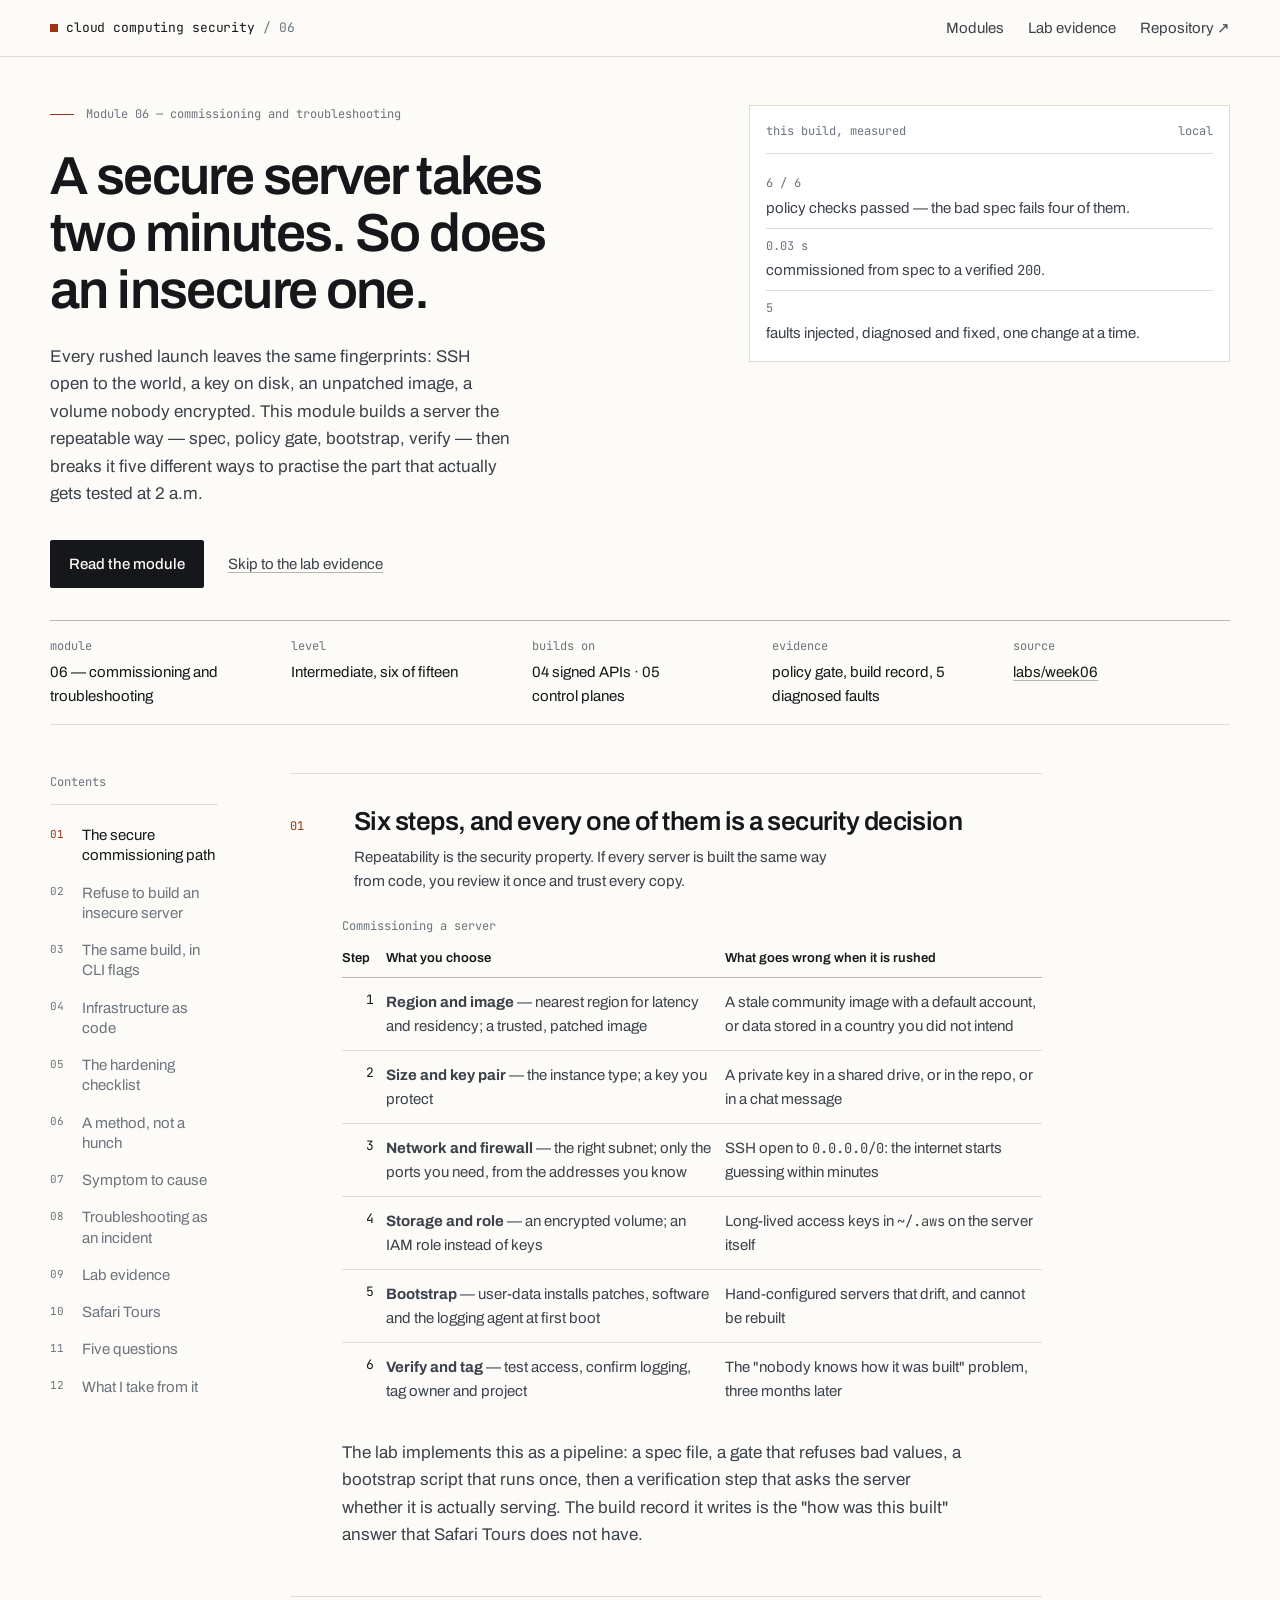
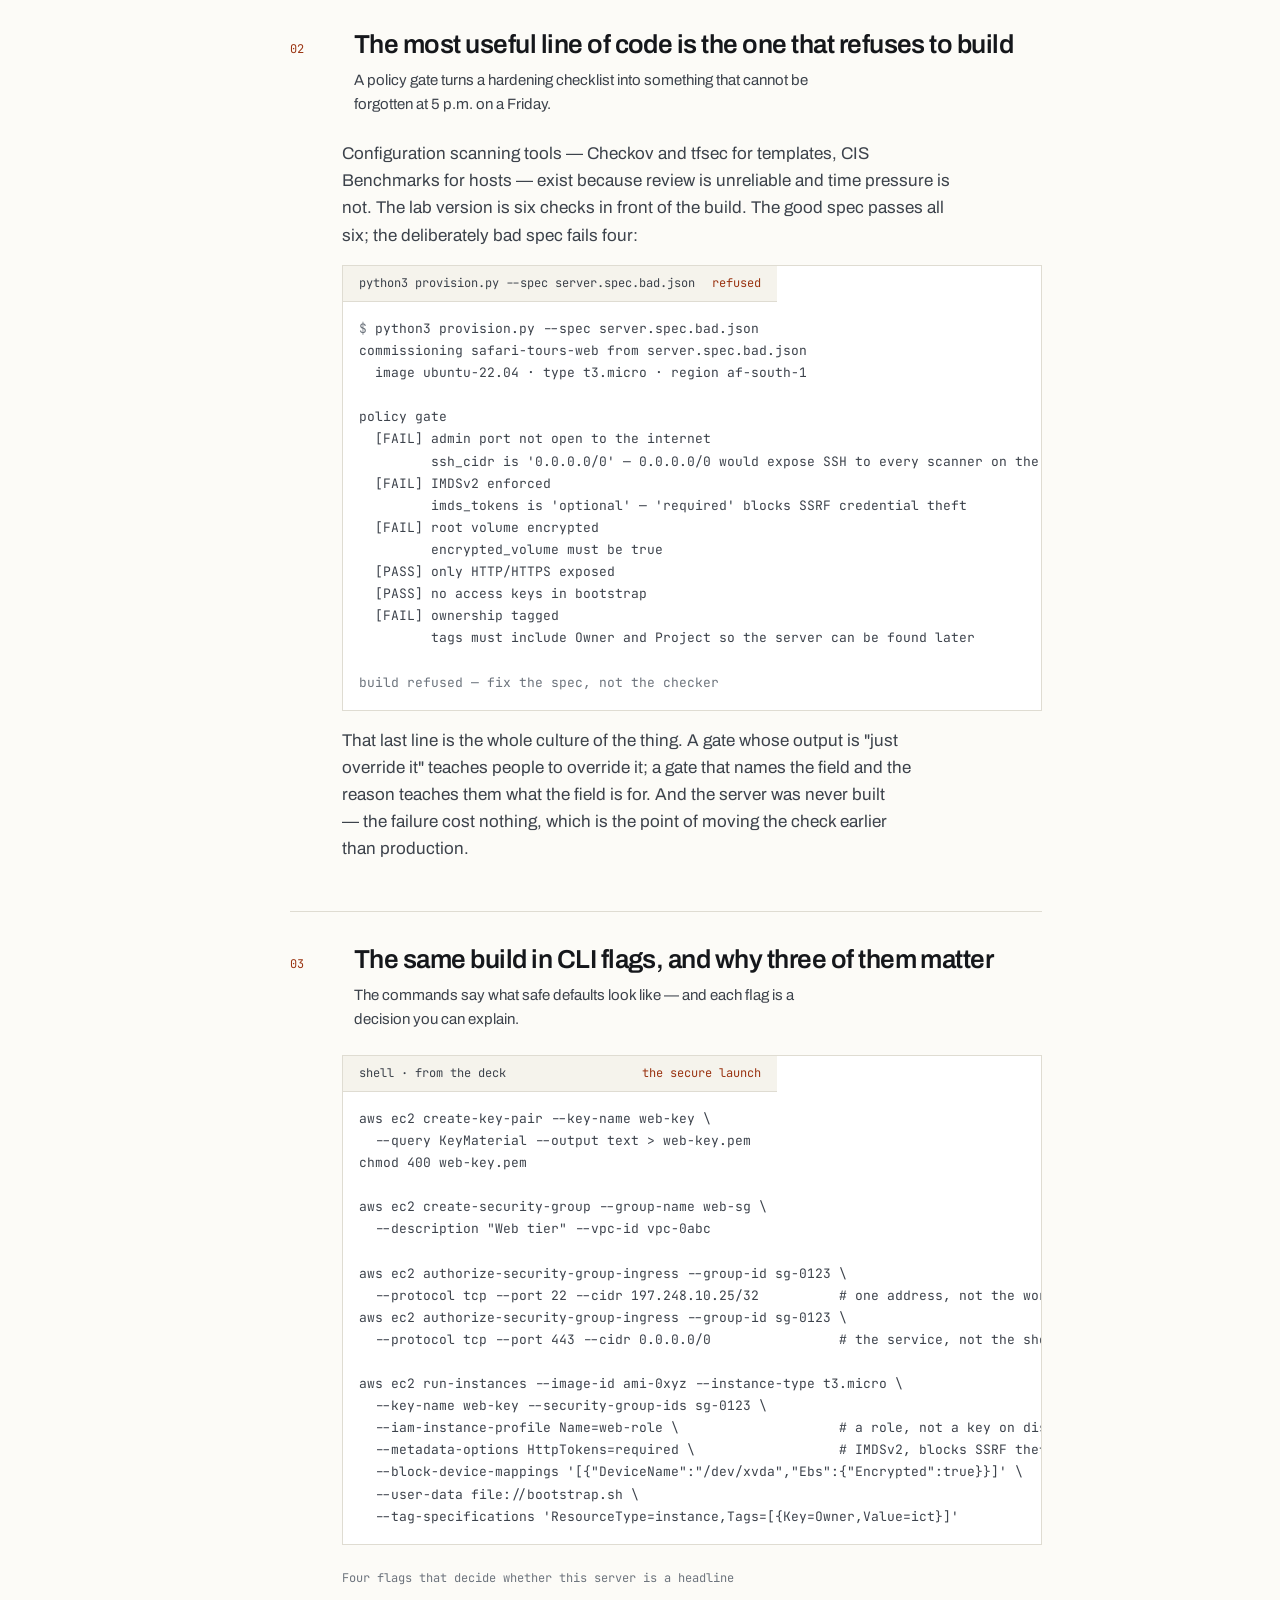
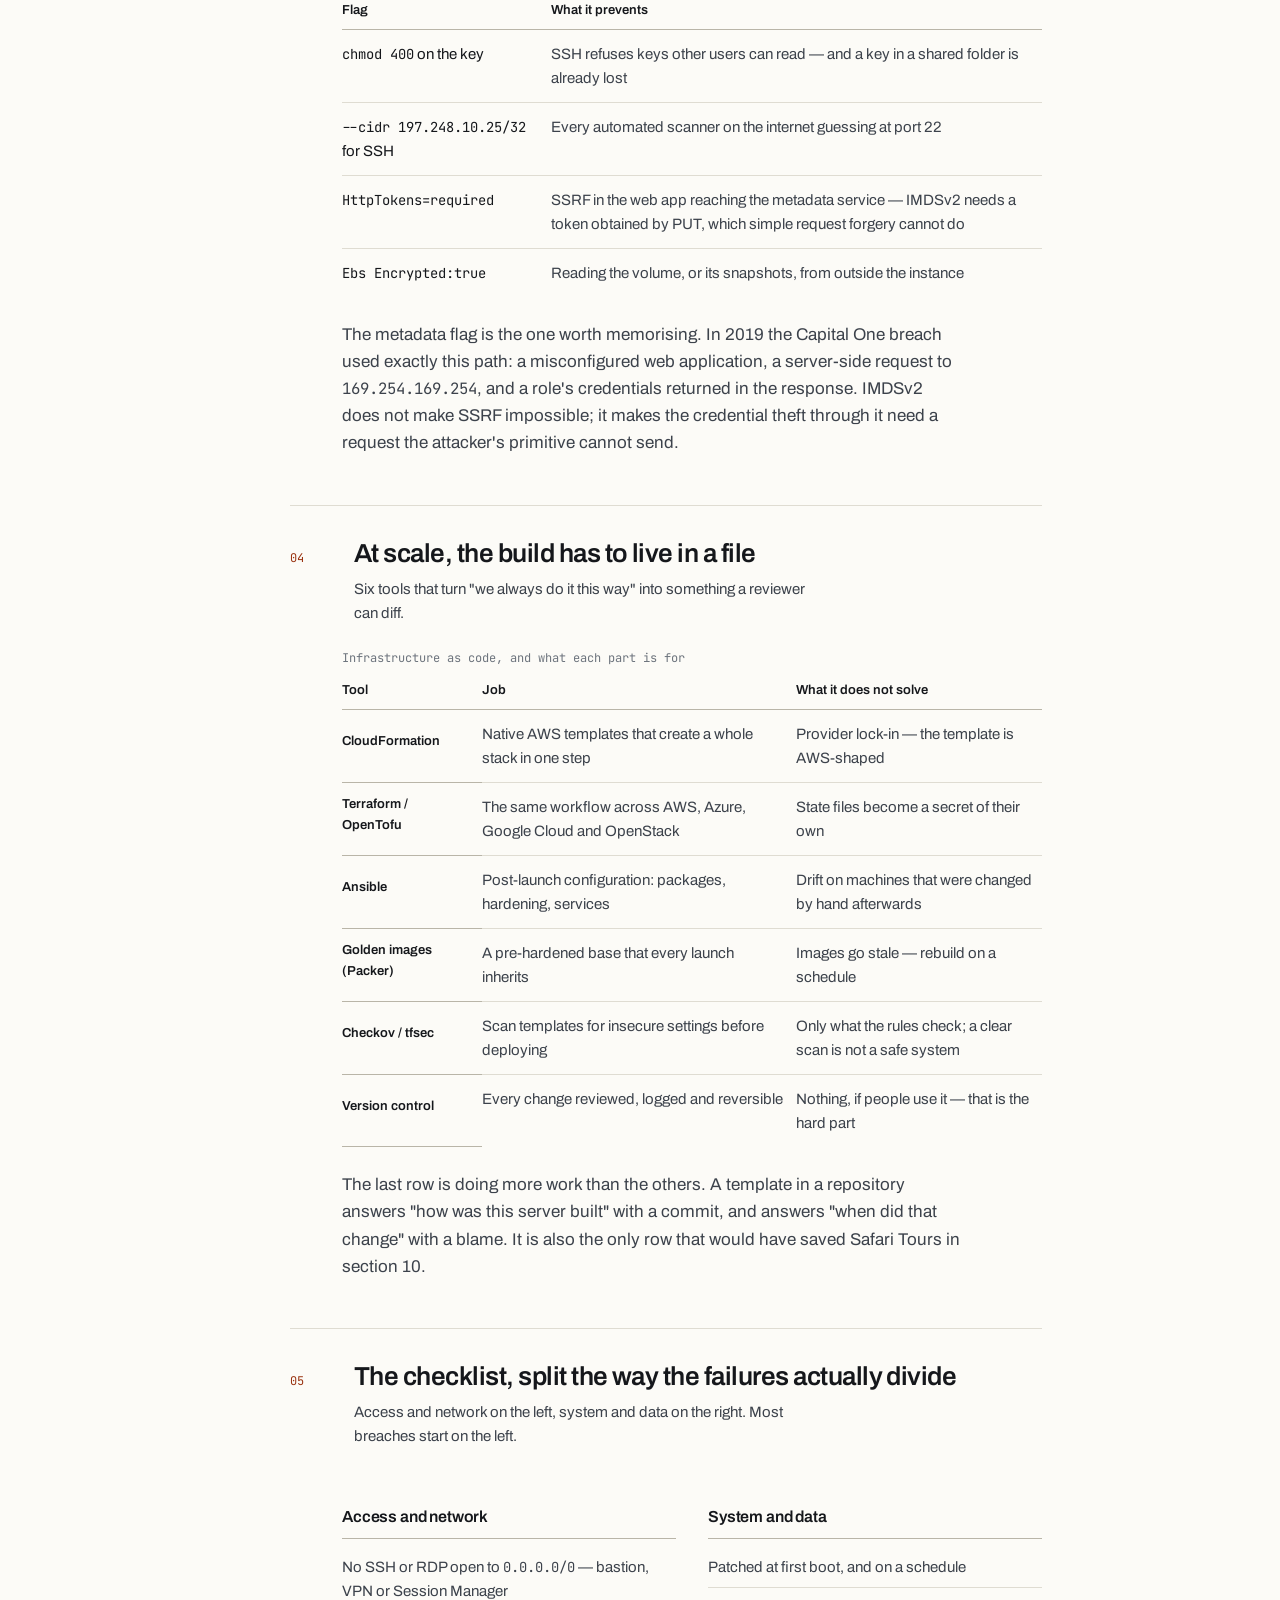
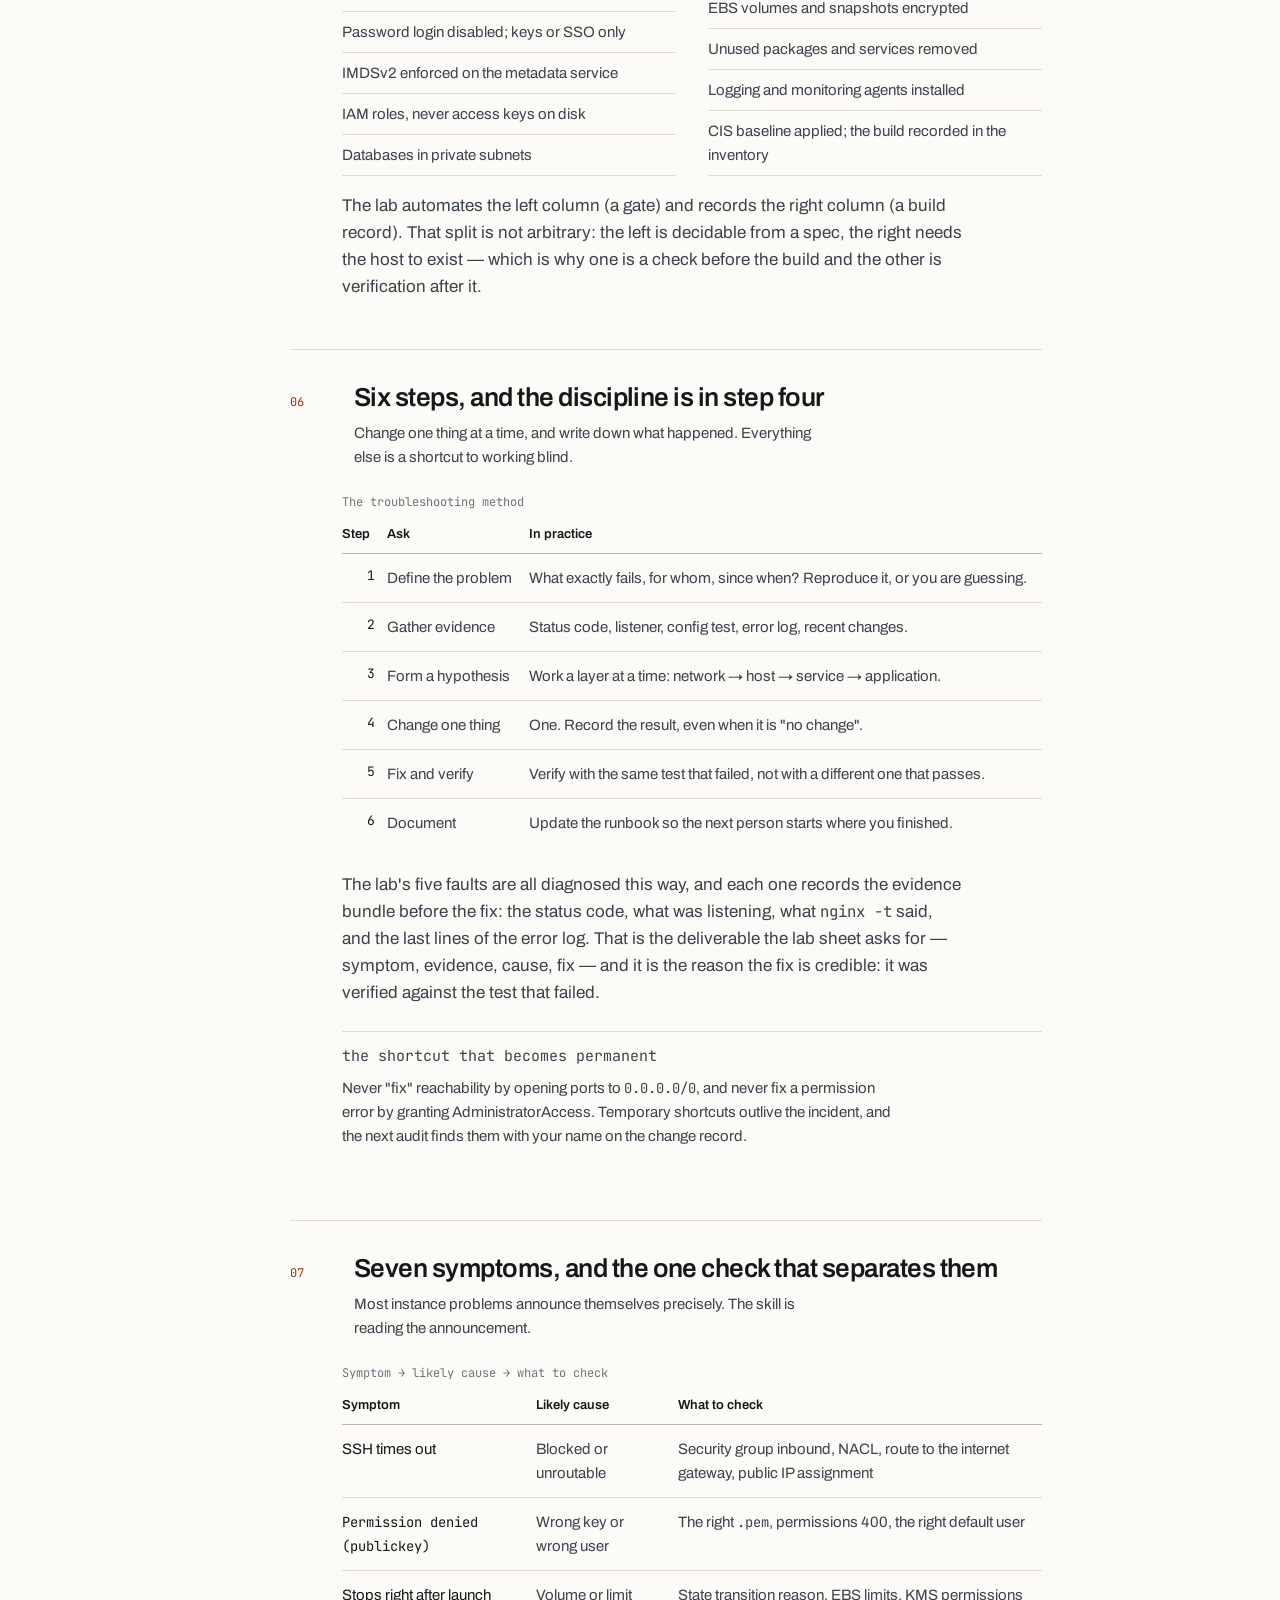
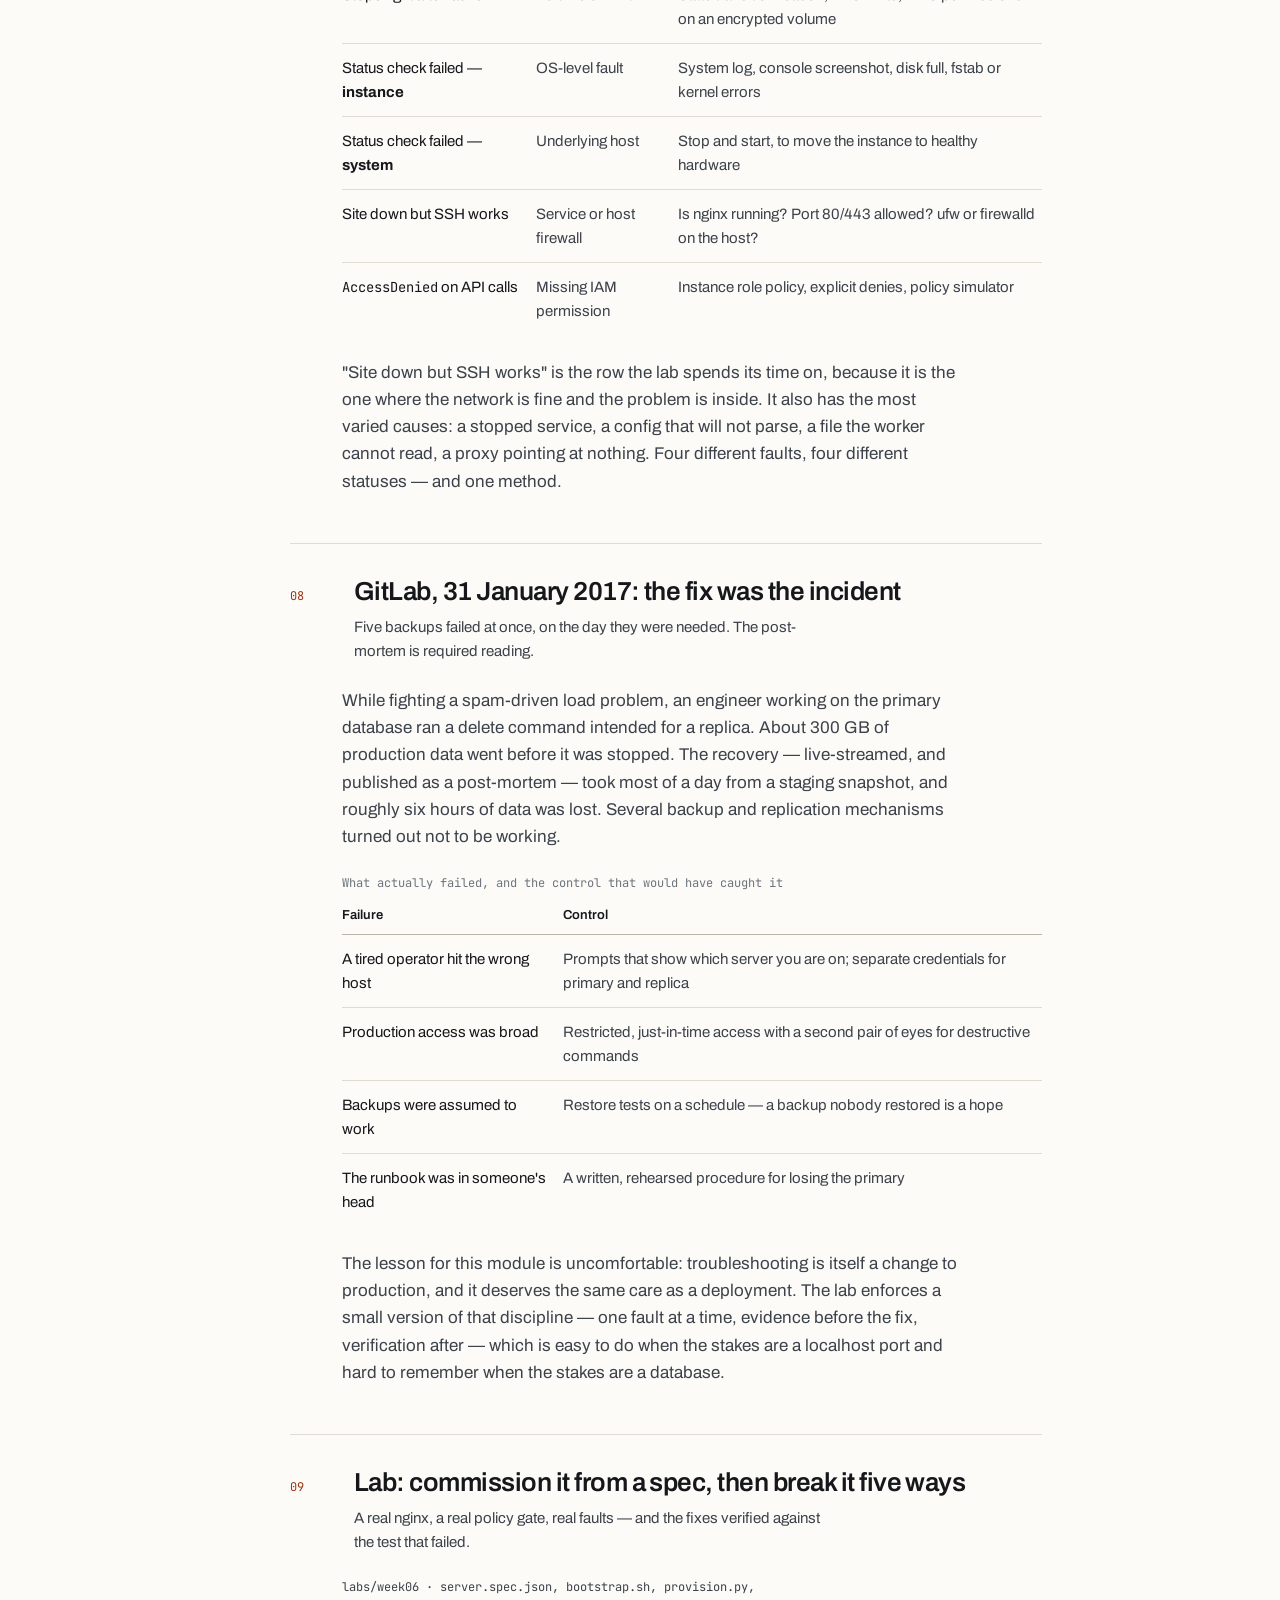
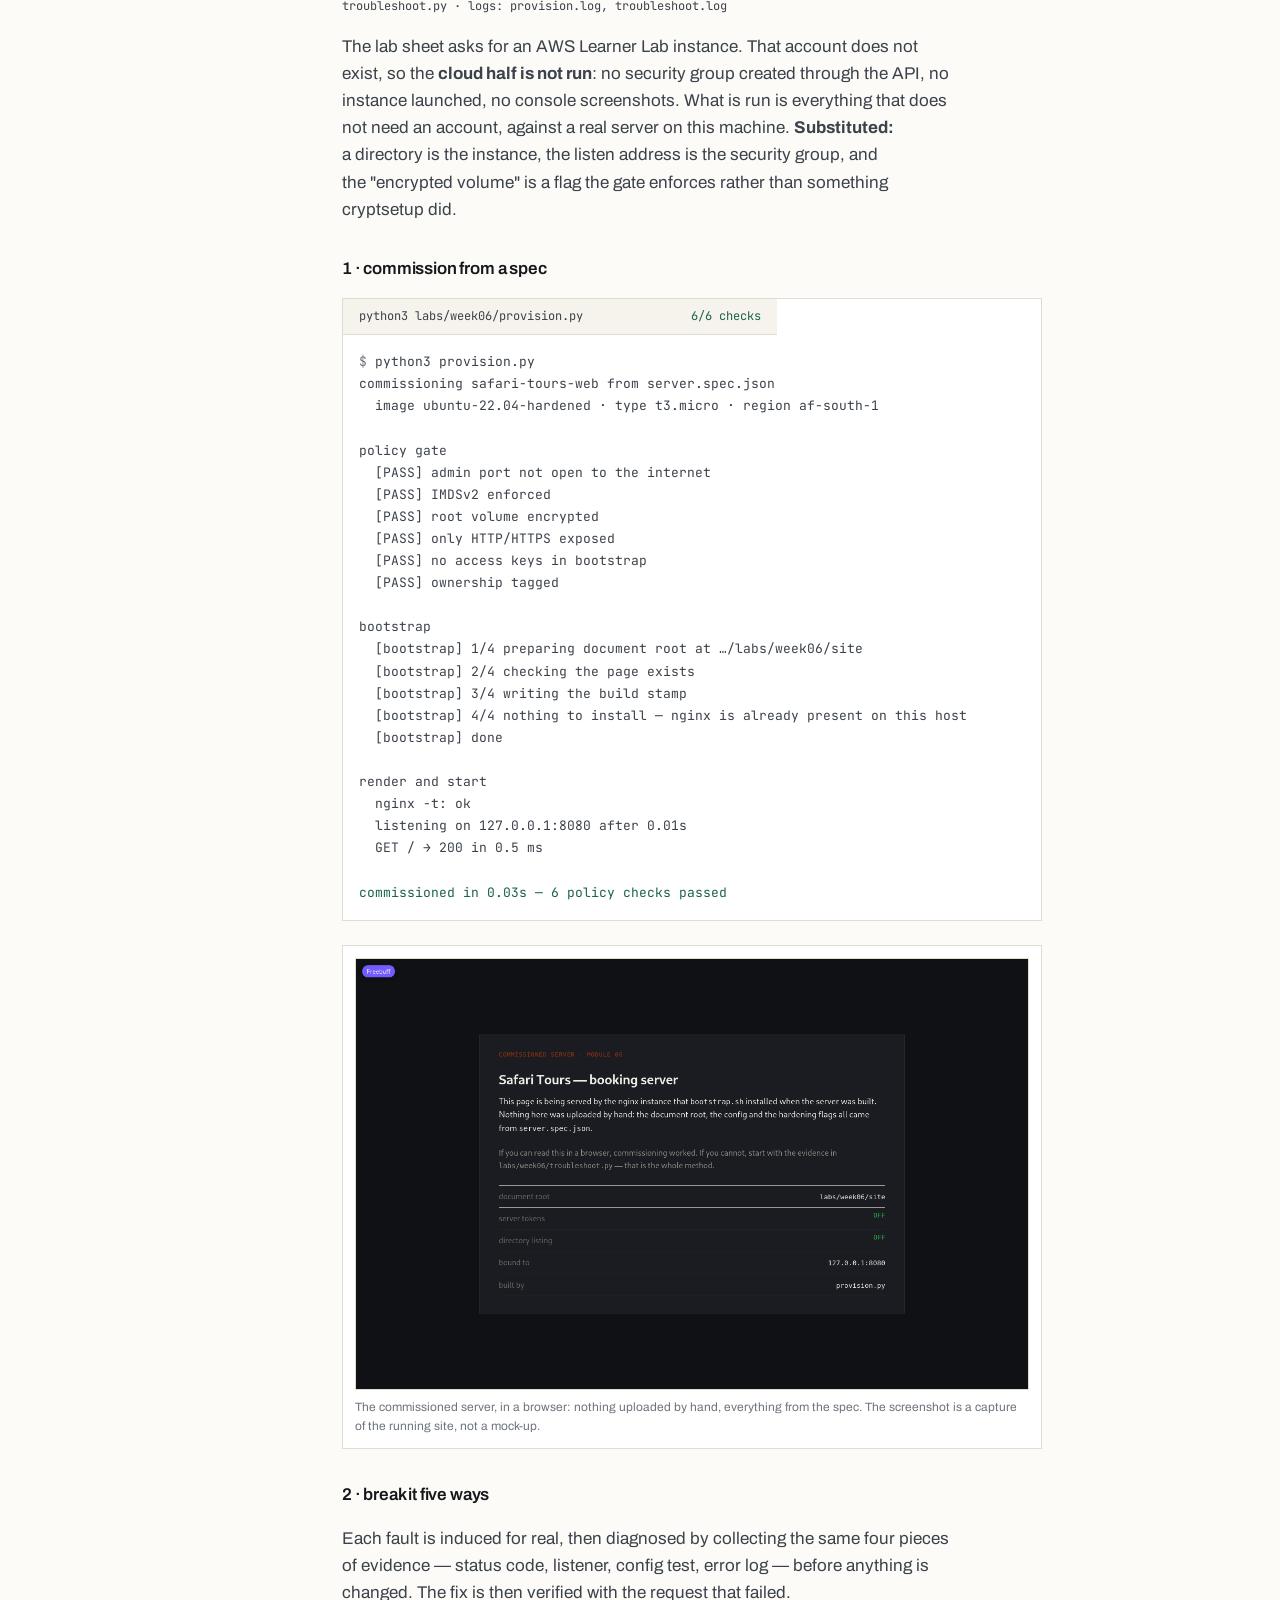
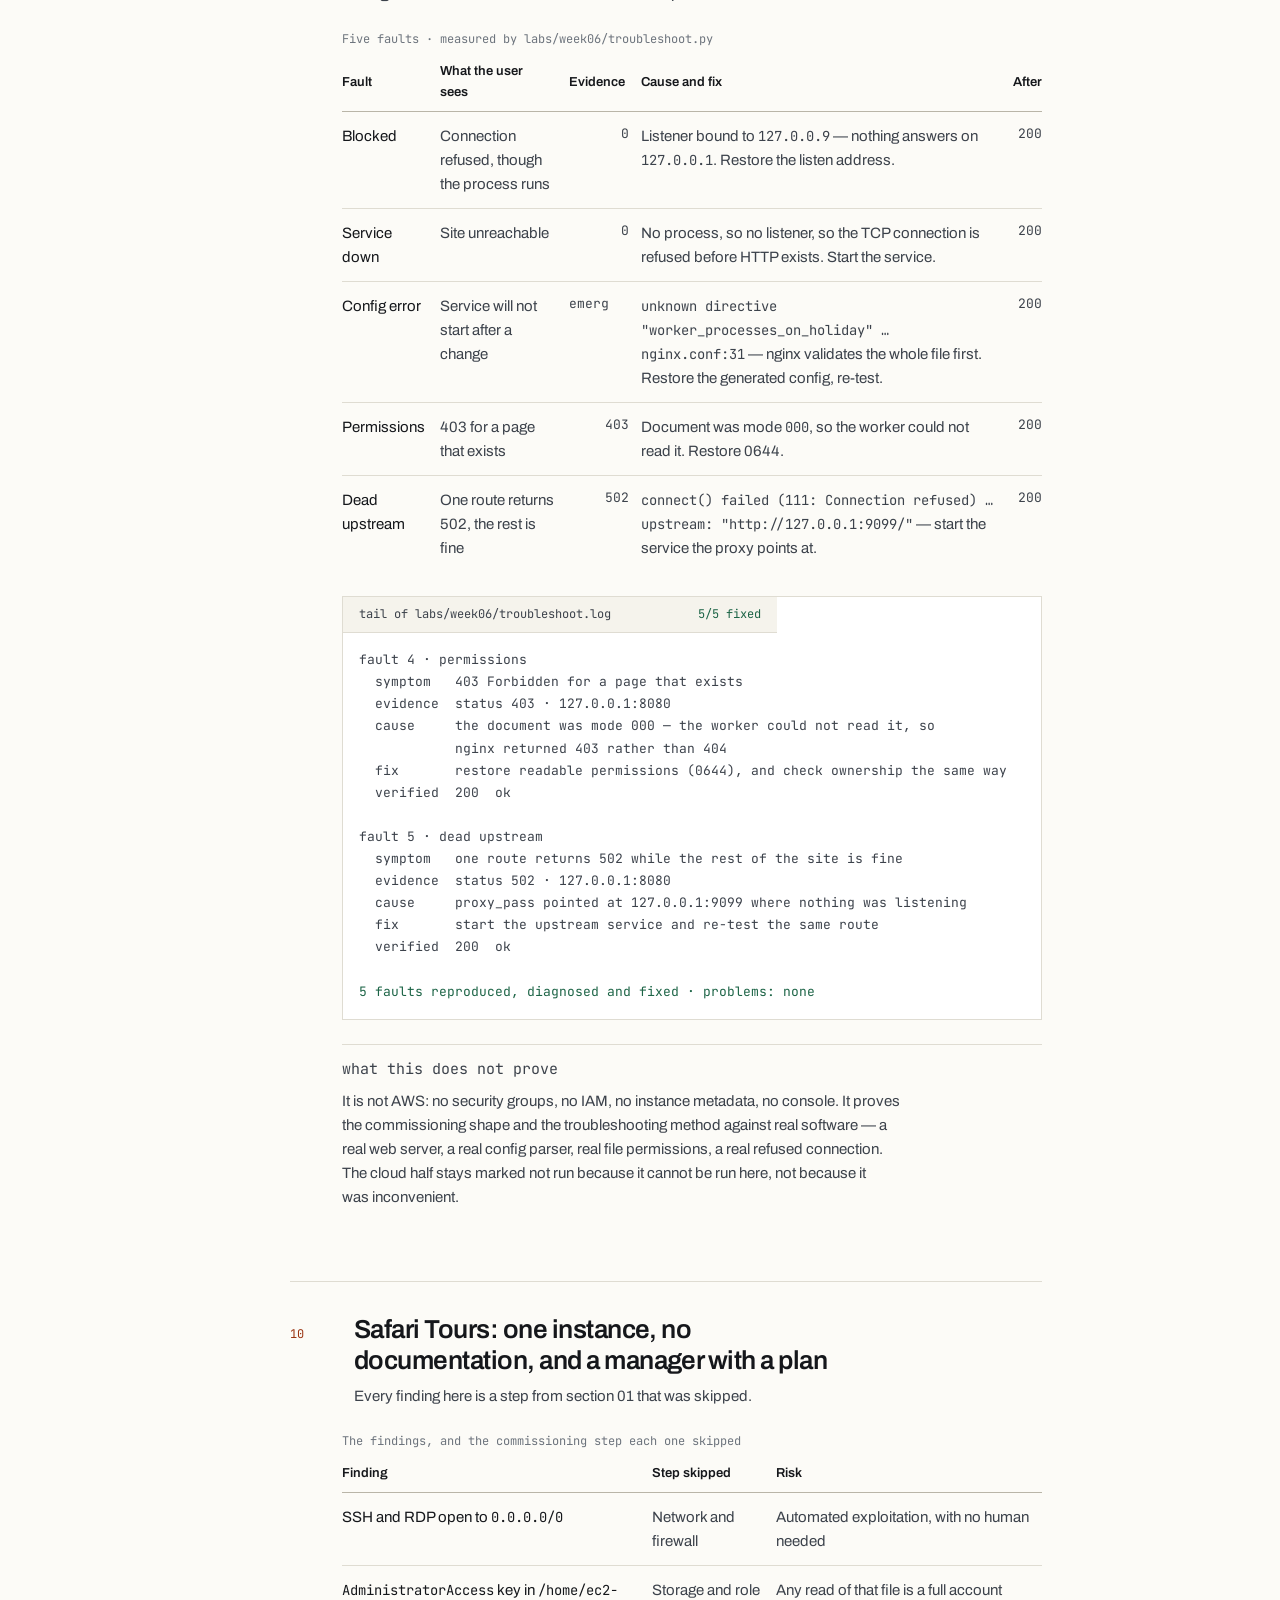
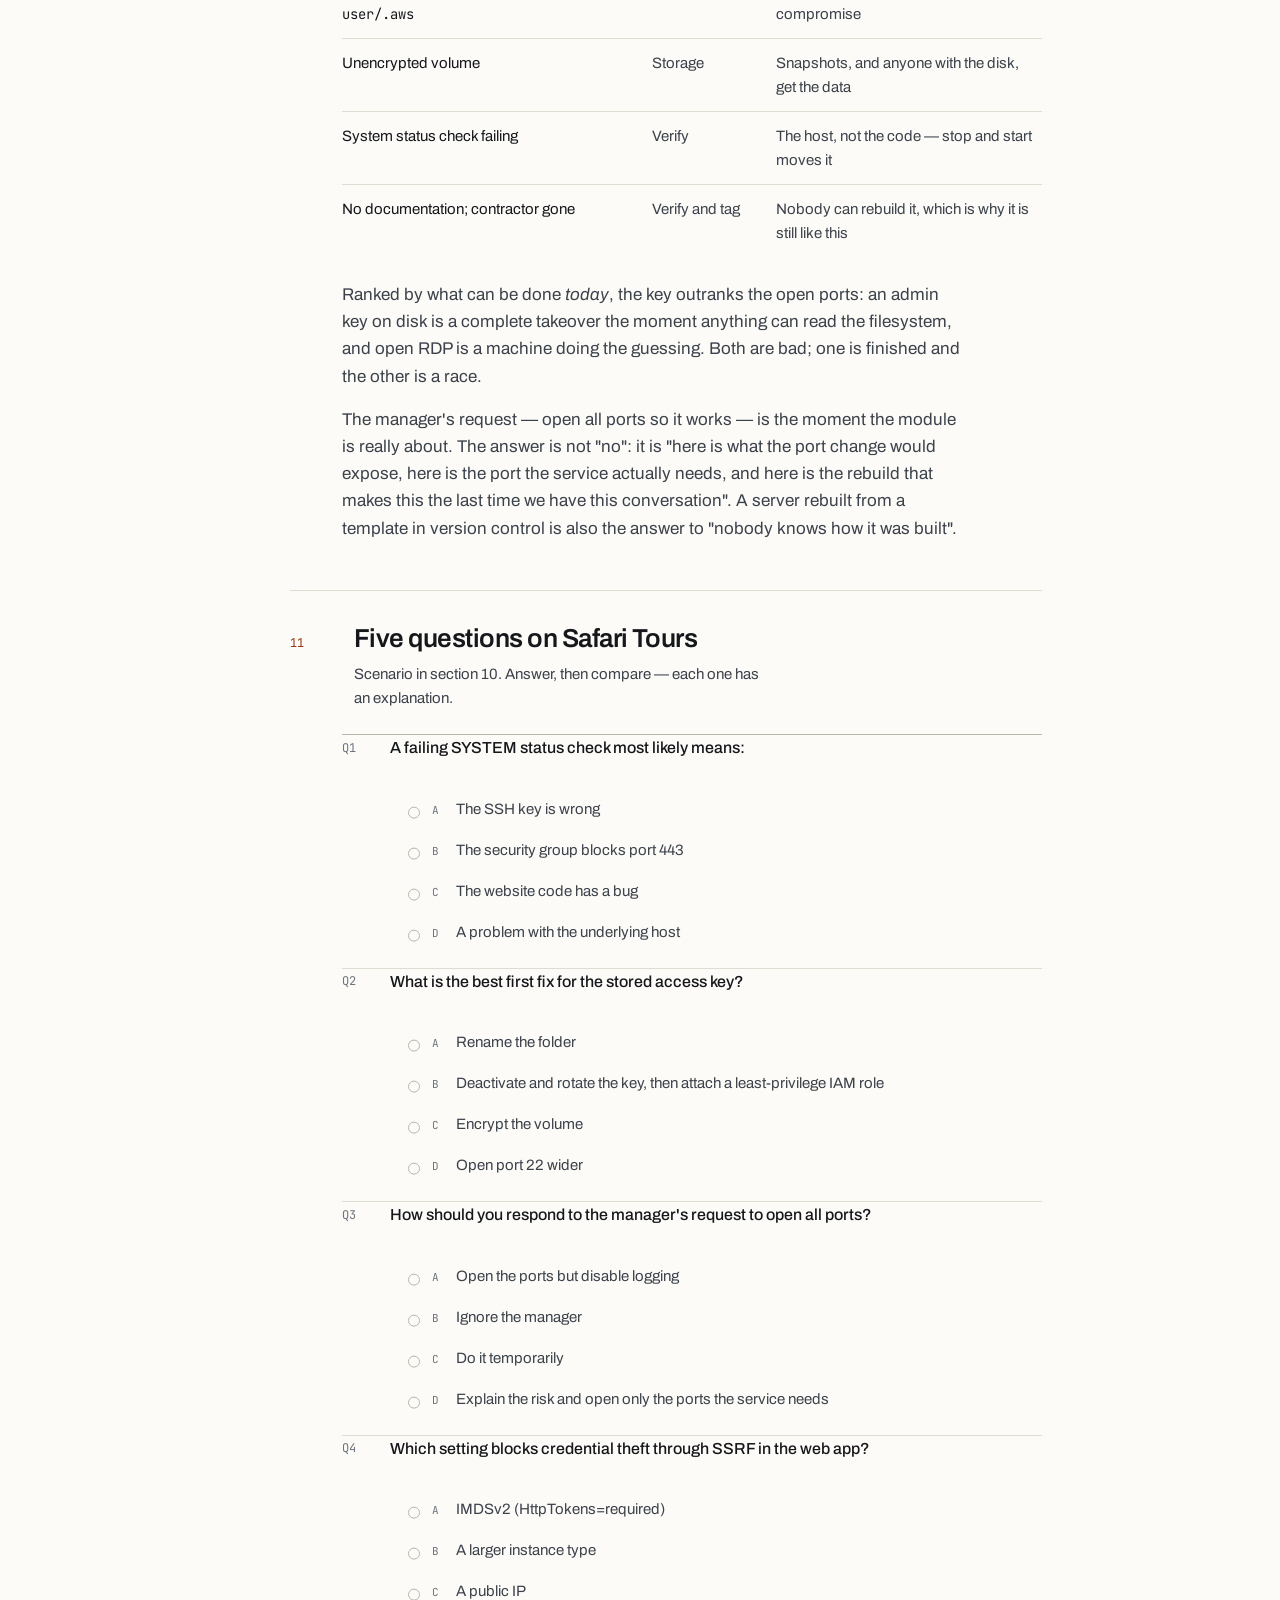
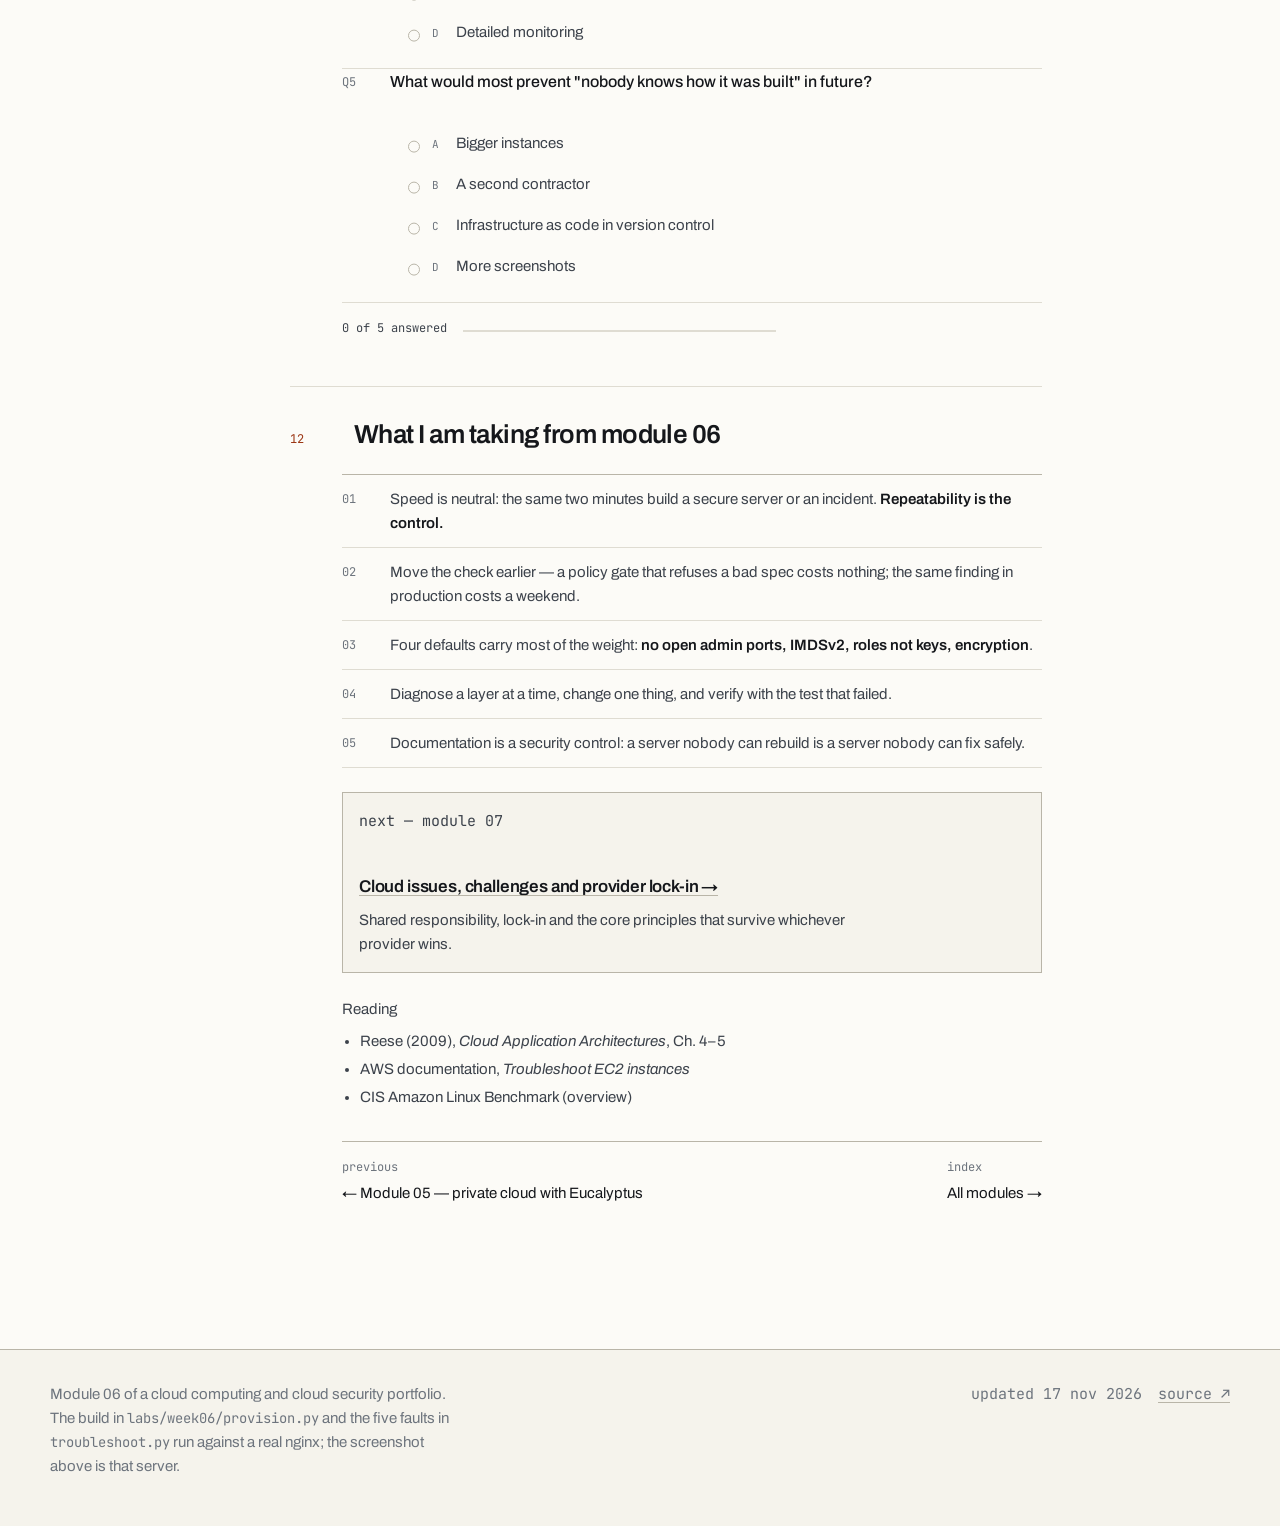
<file: module-06/index.html>
<!DOCTYPE html>
<html lang="en">
<head>
<meta charset="utf-8" />
<meta name="viewport" content="width=device-width, initial-scale=1" />
<title>Module 06 — Commissioning and troubleshooting cloud servers · Cloud computing security</title>
<meta name="description" content="The secure commissioning path, a policy gate that refuses an insecure spec, a hardening checklist, and five real faults injected into a real nginx then diagnosed with evidence." />
<link rel="preconnect" href="https://fonts.googleapis.com" />
<link rel="preconnect" href="https://fonts.gstatic.com" crossorigin />
<link href="https://fonts.googleapis.com/css2?family=Archivo:wght@400;500;600&family=Newsreader:opsz,wght@6..72,400;6..72,500&family=JetBrains+Mono:wght@400;500&display=swap" rel="stylesheet" />
<link rel="stylesheet" href="../assets/css/styles.css" />
<link rel="icon" href="data:image/svg+xml,<svg xmlns='http://www.w3.org/2000/svg' viewBox='0 0 16 16'><rect width='16' height='16' fill='%2315171b'/><rect x='4' y='4' width='8' height='8' fill='%239a3412'/></svg>" />
</head>
<body id="top">
<a class="skip" href="#doc">Skip to contents</a>

<div class="progress" aria-hidden="true"><span class="progress__bar" id="progress"></span></div>

<header class="topbar">
  <div class="shell topbar__in">
    <a class="wordmark" href="../index.html"><span class="wordmark__mark" aria-hidden="true"></span>cloud computing security <span>/ 06</span></a>
    <nav class="topbar__nav" aria-label="Page">
      <a href="../index.html">Modules</a>
      <a href="#lab">Lab evidence</a>
      <a href="https://github.com/mmmmohammed/cloud-computing-security" target="_blank" rel="noopener">Repository ↗</a>
    </nav>
  </div>
</header>

<main>
  <!-- ======================================================== masthead === -->
  <section class="masthead shell" aria-labelledby="page-title">
    <div>
      <p class="kicker">Module 06 — commissioning and troubleshooting</p>
      <h1 id="page-title">A secure server takes two minutes. So does an insecure one.</h1>
      <p class="lede">
        Every rushed launch leaves the same fingerprints: SSH open to the world, a key on disk, an unpatched
        image, a volume nobody encrypted. This module builds a server the repeatable way — spec, policy gate,
        bootstrap, verify — then breaks it five different ways to practise the part that actually gets tested at
        2 a.m.
      </p>
      <div class="masthead__actions">
        <a class="btn" href="#commission">Read the module</a>
        <a class="quiet-link" href="#lab">Skip to the lab evidence</a>
      </div>
    </div>

    <div class="masthead__aside">
      <div class="defcard">
        <div class="schematic__head"><span>this build, measured</span><span>local</span></div>
        <dl class="factlist">
          <div><dt>6 / 6</dt><dd>policy checks passed — the bad spec fails four of them.</dd></div>
          <div><dt>0.03 s</dt><dd>commissioned from spec to a verified <span class="mono">200</span>.</dd></div>
          <div><dt>5</dt><dd>faults injected, diagnosed and fixed, one change at a time.</dd></div>
        </dl>
      </div>
    </div>
  </section>

  <!-- ===================================================== meta strip === -->
  <div class="shell">
    <dl class="meta-strip">
      <div>
        <dt>module</dt>
        <dd>06 — commissioning and troubleshooting</dd>
      </div>
      <div>
        <dt>level</dt>
        <dd>Intermediate, six of fifteen</dd>
      </div>
      <div>
        <dt>builds on</dt>
        <dd>04 signed APIs · 05 control planes</dd>
      </div>
      <div>
        <dt>evidence</dt>
        <dd>policy gate, build record, 5 diagnosed faults</dd>
      </div>
      <div>
        <dt>source</dt>
        <dd><a href="https://github.com/mmmmohammed/cloud-computing-security" target="_blank" rel="noopener">labs/week06</a></dd>
      </div>
    </dl>
  </div>

  <!-- =========================================================== doc ==== -->
  <div class="doc shell" id="doc">
    <aside class="toc" aria-label="Contents">
      <p class="toc__title">Contents</p>
      <ol class="toc__list">
        <li><a href="#commission" data-spy><span>01</span>The secure commissioning path</a></li>
        <li><a href="#gate" data-spy><span>02</span>Refuse to build an insecure server</a></li>
        <li><a href="#cli" data-spy><span>03</span>The same build, in CLI flags</a></li>
        <li><a href="#iac" data-spy><span>04</span>Infrastructure as code</a></li>
        <li><a href="#harden" data-spy><span>05</span>The hardening checklist</a></li>
        <li><a href="#method" data-spy><span>06</span>A method, not a hunch</a></li>
        <li><a href="#symptoms" data-spy><span>07</span>Symptom to cause</a></li>
        <li><a href="#gitlab" data-spy><span>08</span>Troubleshooting as an incident</a></li>
        <li><a href="#lab" data-spy><span>09</span>Lab evidence</a></li>
        <li><a href="#case" data-spy><span>10</span>Safari Tours</a></li>
        <li><a href="#quiz" data-spy><span>11</span>Five questions</a></li>
        <li><a href="#takeaways" data-spy><span>12</span>What I take from it</a></li>
      </ol>
    </aside>

    <div class="doc__main">

      <details class="toc-mobile">
        <summary>Contents — 12 sections</summary>
        <ol class="toc__list">
          <li><a href="#commission"><span>01</span>The secure commissioning path</a></li>
          <li><a href="#gate"><span>02</span>Refuse to build an insecure server</a></li>
          <li><a href="#cli"><span>03</span>The same build, in CLI flags</a></li>
          <li><a href="#iac"><span>04</span>Infrastructure as code</a></li>
          <li><a href="#harden"><span>05</span>The hardening checklist</a></li>
          <li><a href="#method"><span>06</span>A method, not a hunch</a></li>
          <li><a href="#symptoms"><span>07</span>Symptom to cause</a></li>
          <li><a href="#gitlab"><span>08</span>Troubleshooting as an incident</a></li>
          <li><a href="#lab"><span>09</span>Lab evidence</a></li>
          <li><a href="#case"><span>10</span>Safari Tours</a></li>
          <li><a href="#quiz"><span>11</span>Five questions</a></li>
          <li><a href="#takeaways"><span>12</span>What I take from it</a></li>
        </ol>
      </details>

      <!-- 01 ------------------------------------------------------------- -->
      <section class="sec" id="commission" aria-labelledby="comm-h">
        <header class="sec-head">
          <p class="sec-idx">01</p>
          <div>
            <h2 id="comm-h">Six steps, and every one of them is a security decision</h2>
            <p>Repeatability is the security property. If every server is built the same way from code, you review it once and trust every copy.</p>
          </div>
        </header>
        <div class="sec-body">
          <div class="tbl-wrap">
            <table class="tbl">
              <caption>Commissioning a server</caption>
              <thead>
                <tr><th scope="col">Step</th><th scope="col">What you choose</th><th scope="col">What goes wrong when it is rushed</th></tr>
              </thead>
              <tbody>
                <tr><td class="num">1</td><td><b>Region and image</b> — nearest region for latency and residency; a trusted, patched image</td><td>A stale community image with a default account, or data stored in a country you did not intend</td></tr>
                <tr><td class="num">2</td><td><b>Size and key pair</b> — the instance type; a key you protect</td><td>A private key in a shared drive, or in the repo, or in a chat message</td></tr>
                <tr><td class="num">3</td><td><b>Network and firewall</b> — the right subnet; only the ports you need, from the addresses you know</td><td>SSH open to <span class="mono">0.0.0.0/0</span>: the internet starts guessing within minutes</td></tr>
                <tr><td class="num">4</td><td><b>Storage and role</b> — an encrypted volume; an IAM role instead of keys</td><td>Long-lived access keys in <span class="mono">~/.aws</span> on the server itself</td></tr>
                <tr><td class="num">5</td><td><b>Bootstrap</b> — user-data installs patches, software and the logging agent at first boot</td><td>Hand-configured servers that drift, and cannot be rebuilt</td></tr>
                <tr><td class="num">6</td><td><b>Verify and tag</b> — test access, confirm logging, tag owner and project</td><td>The "nobody knows how it was built" problem, three months later</td></tr>
              </tbody>
            </table>
          </div>

          <p>
            The lab implements this as a pipeline: a spec file, a gate that refuses bad values, a bootstrap script
            that runs once, then a verification step that asks the server whether it is actually serving. The
            build record it writes is the "how was this built" answer that Safari Tours does not have.
          </p>
        </div>
      </section>

      <!-- 02 ------------------------------------------------------------- -->
      <section class="sec" id="gate" aria-labelledby="gate-h">
        <header class="sec-head">
          <p class="sec-idx">02</p>
          <div>
            <h2 id="gate-h">The most useful line of code is the one that refuses to build</h2>
            <p>A policy gate turns a hardening checklist into something that cannot be forgotten at 5 p.m. on a Friday.</p>
          </div>
        </header>
        <div class="sec-body">
          <p>
            Configuration scanning tools — Checkov and tfsec for templates, CIS Benchmarks for hosts — exist because
            review is unreliable and time pressure is not. The lab version is six checks in front of the build. The
            good spec passes all six; the deliberately bad spec fails four:
          </p>

          <div class="code">
            <p class="code__head"><span>python3 provision.py --spec server.spec.bad.json</span><span class="code__tag code__tag--fail">refused</span></p>
<pre><span class="c-prompt">$</span> python3 provision.py --spec server.spec.bad.json
commissioning safari-tours-web from server.spec.bad.json
  image ubuntu-22.04 · type t3.micro · region af-south-1

policy gate
  [FAIL] admin port not open to the internet
         ssh_cidr is '0.0.0.0/0' — 0.0.0.0/0 would expose SSH to every scanner on the internet
  [FAIL] IMDSv2 enforced
         imds_tokens is 'optional' — 'required' blocks SSRF credential theft
  [FAIL] root volume encrypted
         encrypted_volume must be true
  [PASS] only HTTP/HTTPS exposed
  [PASS] no access keys in bootstrap
  [FAIL] ownership tagged
         tags must include Owner and Project so the server can be found later

<span class="c-dim">build refused — fix the spec, not the checker</span></pre>
          </div>

          <p>
            That last line is the whole culture of the thing. A gate whose output is "just override it" teaches
            people to override it; a gate that names the field and the reason teaches them what the field is for.
            And the server was never built — the failure cost nothing, which is the point of moving the check
            earlier than production.
          </p>
        </div>
      </section>

      <!-- 03 ------------------------------------------------------------- -->
      <section class="sec" id="cli" aria-labelledby="cli-h">
        <header class="sec-head">
          <p class="sec-idx">03</p>
          <div>
            <h2 id="cli-h">The same build in CLI flags, and why three of them matter</h2>
            <p>The commands say what safe defaults look like — and each flag is a decision you can explain.</p>
          </div>
        </header>
        <div class="sec-body">
          <div class="code">
            <p class="code__head"><span>shell · from the deck</span><span class="code__tag">the secure launch</span></p>
<pre>aws ec2 create-key-pair --key-name web-key \
  --query KeyMaterial --output text &gt; web-key.pem
chmod 400 web-key.pem

aws ec2 create-security-group --group-name web-sg \
  --description "Web tier" --vpc-id vpc-0abc

aws ec2 authorize-security-group-ingress --group-id sg-0123 \
  --protocol tcp --port 22 --cidr 197.248.10.25/32          # one address, not the world
aws ec2 authorize-security-group-ingress --group-id sg-0123 \
  --protocol tcp --port 443 --cidr 0.0.0.0/0                # the service, not the shell

aws ec2 run-instances --image-id ami-0xyz --instance-type t3.micro \
  --key-name web-key --security-group-ids sg-0123 \
  --iam-instance-profile Name=web-role \                    # a role, not a key on disk
  --metadata-options HttpTokens=required \                  # IMDSv2, blocks SSRF theft
  --block-device-mappings '[{"DeviceName":"/dev/xvda","Ebs":{"Encrypted":true}}]' \
  --user-data file://bootstrap.sh \
  --tag-specifications 'ResourceType=instance,Tags=[{Key=Owner,Value=ict}]'</pre>
          </div>

          <div class="tbl-wrap">
            <table class="tbl">
              <caption>Four flags that decide whether this server is a headline</caption>
              <thead>
                <tr><th scope="col">Flag</th><th scope="col">What it prevents</th></tr>
              </thead>
              <tbody>
                <tr><td><span class="mono">chmod 400</span> on the key</td><td>SSH refuses keys other users can read — and a key in a shared folder is already lost</td></tr>
                <tr><td><span class="mono">--cidr 197.248.10.25/32</span> for SSH</td><td>Every automated scanner on the internet guessing at port 22</td></tr>
                <tr><td><span class="mono">HttpTokens=required</span></td><td>SSRF in the web app reaching the metadata service — IMDSv2 needs a token obtained by PUT, which simple request forgery cannot do</td></tr>
                <tr><td><span class="mono">Ebs Encrypted:true</span></td><td>Reading the volume, or its snapshots, from outside the instance</td></tr>
              </tbody>
            </table>
          </div>

          <p>
            The metadata flag is the one worth memorising. In 2019 the Capital One breach used exactly this path: a
            misconfigured web application, a server-side request to <span class="mono">169.254.169.254</span>, and a
            role's credentials returned in the response. IMDSv2 does not make SSRF impossible; it makes the
            credential theft through it need a request the attacker's primitive cannot send.
          </p>
        </div>
      </section>

      <!-- 04 ------------------------------------------------------------- -->
      <section class="sec" id="iac" aria-labelledby="iac-h">
        <header class="sec-head">
          <p class="sec-idx">04</p>
          <div>
            <h2 id="iac-h">At scale, the build has to live in a file</h2>
            <p>Six tools that turn "we always do it this way" into something a reviewer can diff.</p>
          </div>
        </header>
        <div class="sec-body">
          <div class="tbl-wrap">
            <table class="tbl">
              <caption>Infrastructure as code, and what each part is for</caption>
              <thead>
                <tr><th scope="col">Tool</th><th scope="col">Job</th><th scope="col">What it does not solve</th></tr>
              </thead>
              <tbody>
                <tr><th scope="row">CloudFormation</th><td>Native AWS templates that create a whole stack in one step</td><td>Provider lock-in — the template is AWS-shaped</td></tr>
                <tr><th scope="row">Terraform / OpenTofu</th><td>The same workflow across AWS, Azure, Google Cloud and OpenStack</td><td>State files become a secret of their own</td></tr>
                <tr><th scope="row">Ansible</th><td>Post-launch configuration: packages, hardening, services</td><td>Drift on machines that were changed by hand afterwards</td></tr>
                <tr><th scope="row">Golden images (Packer)</th><td>A pre-hardened base that every launch inherits</td><td>Images go stale — rebuild on a schedule</td></tr>
                <tr><th scope="row">Checkov / tfsec</th><td>Scan templates for insecure settings before deploying</td><td>Only what the rules check; a clear scan is not a safe system</td></tr>
                <tr><th scope="row">Version control</th><td>Every change reviewed, logged and reversible</td><td>Nothing, if people use it — that is the hard part</td></tr>
              </tbody>
            </table>
          </div>

          <p>
            The last row is doing more work than the others. A template in a repository answers "how was this
            server built" with a commit, and answers "when did that change" with a blame. It is also the only row
            that would have saved Safari Tours in section 10.
          </p>
        </div>
      </section>

      <!-- 05 ------------------------------------------------------------- -->
      <section class="sec" id="harden" aria-labelledby="hard-h">
        <header class="sec-head">
          <p class="sec-idx">05</p>
          <div>
            <h2 id="hard-h">The checklist, split the way the failures actually divide</h2>
            <p>Access and network on the left, system and data on the right. Most breaches start on the left.</p>
          </div>
        </header>
        <div class="sec-body">
          <div class="split">
            <div>
              <h3>Access and network</h3>
              <ul>
                <li>No SSH or RDP open to <span class="mono">0.0.0.0/0</span> — bastion, VPN or Session Manager</li>
                <li>Password login disabled; keys or SSO only</li>
                <li>IMDSv2 enforced on the metadata service</li>
                <li>IAM roles, never access keys on disk</li>
                <li>Databases in private subnets</li>
              </ul>
            </div>
            <div>
              <h3>System and data</h3>
              <ul>
                <li>Patched at first boot, and on a schedule</li>
                <li>EBS volumes and snapshots encrypted</li>
                <li>Unused packages and services removed</li>
                <li>Logging and monitoring agents installed</li>
                <li>CIS baseline applied; the build recorded in the inventory</li>
              </ul>
            </div>
          </div>

          <p>
            The lab automates the left column (a gate) and records the right column (a build record). That split is
            not arbitrary: the left is decidable from a spec, the right needs the host to exist — which is why one
            is a check before the build and the other is verification after it.
          </p>
        </div>
      </section>

      <!-- 06 ------------------------------------------------------------- -->
      <section class="sec" id="method" aria-labelledby="method-h">
        <header class="sec-head">
          <p class="sec-idx">06</p>
          <div>
            <h2 id="method-h">Six steps, and the discipline is in step four</h2>
            <p>Change one thing at a time, and write down what happened. Everything else is a shortcut to working blind.</p>
          </div>
        </header>
        <div class="sec-body">
          <div class="tbl-wrap">
            <table class="tbl">
              <caption>The troubleshooting method</caption>
              <thead>
                <tr><th scope="col">Step</th><th scope="col">Ask</th><th scope="col">In practice</th></tr>
              </thead>
              <tbody>
                <tr><td class="num">1</td><td>Define the problem</td><td>What exactly fails, for whom, since when? Reproduce it, or you are guessing.</td></tr>
                <tr><td class="num">2</td><td>Gather evidence</td><td>Status code, listener, config test, error log, recent changes.</td></tr>
                <tr><td class="num">3</td><td>Form a hypothesis</td><td>Work a layer at a time: network → host → service → application.</td></tr>
                <tr><td class="num">4</td><td>Change one thing</td><td>One. Record the result, even when it is "no change".</td></tr>
                <tr><td class="num">5</td><td>Fix and verify</td><td>Verify with the same test that failed, not with a different one that passes.</td></tr>
                <tr><td class="num">6</td><td>Document</td><td>Update the runbook so the next person starts where you finished.</td></tr>
              </tbody>
            </table>
          </div>

          <p>
            The lab's five faults are all diagnosed this way, and each one records the evidence bundle before the
            fix: the status code, what was listening, what <span class="mono">nginx -t</span> said, and the last
            lines of the error log. That is the deliverable the lab sheet asks for — symptom, evidence, cause, fix —
            and it is the reason the fix is credible: it was verified against the test that failed.
          </p>

          <aside class="note">
            <p class="note__label">the shortcut that becomes permanent</p>
            <p>
              Never "fix" reachability by opening ports to <span class="mono">0.0.0.0/0</span>, and never fix a
              permission error by granting AdministratorAccess. Temporary shortcuts outlive the incident, and the
              next audit finds them with your name on the change record.
            </p>
          </aside>
        </div>
      </section>

      <!-- 07 ------------------------------------------------------------- -->
      <section class="sec" id="symptoms" aria-labelledby="sym-h">
        <header class="sec-head">
          <p class="sec-idx">07</p>
          <div>
            <h2 id="sym-h">Seven symptoms, and the one check that separates them</h2>
            <p>Most instance problems announce themselves precisely. The skill is reading the announcement.</p>
          </div>
        </header>
        <div class="sec-body">
          <div class="tbl-wrap">
            <table class="tbl">
              <caption>Symptom → likely cause → what to check</caption>
              <thead>
                <tr><th scope="col">Symptom</th><th scope="col">Likely cause</th><th scope="col">What to check</th></tr>
              </thead>
              <tbody>
                <tr><td>SSH times out</td><td>Blocked or unroutable</td><td>Security group inbound, NACL, route to the internet gateway, public IP assignment</td></tr>
                <tr><td><span class="mono">Permission denied (publickey)</span></td><td>Wrong key or wrong user</td><td>The right <span class="mono">.pem</span>, permissions 400, the right default user</td></tr>
                <tr><td>Stops right after launch</td><td>Volume or limit</td><td>State transition reason, EBS limits, KMS permissions on an encrypted volume</td></tr>
                <tr><td>Status check failed — <b>instance</b></td><td>OS-level fault</td><td>System log, console screenshot, disk full, fstab or kernel errors</td></tr>
                <tr><td>Status check failed — <b>system</b></td><td>Underlying host</td><td>Stop and start, to move the instance to healthy hardware</td></tr>
                <tr><td>Site down but SSH works</td><td>Service or host firewall</td><td>Is nginx running? Port 80/443 allowed? ufw or firewalld on the host?</td></tr>
                <tr><td><span class="mono">AccessDenied</span> on API calls</td><td>Missing IAM permission</td><td>Instance role policy, explicit denies, policy simulator</td></tr>
              </tbody>
            </table>
          </div>

          <p>
            "Site down but SSH works" is the row the lab spends its time on, because it is the one where the
            network is fine and the problem is inside. It also has the most varied causes: a stopped service, a
            config that will not parse, a file the worker cannot read, a proxy pointing at nothing. Four different
            faults, four different statuses — and one method.
          </p>
        </div>
      </section>

      <!-- 08 ------------------------------------------------------------- -->
      <section class="sec" id="gitlab" aria-labelledby="gl-h">
        <header class="sec-head">
          <p class="sec-idx">08</p>
          <div>
            <h2 id="gl-h">GitLab, 31 January 2017: the fix was the incident</h2>
            <p>Five backups failed at once, on the day they were needed. The post-mortem is required reading.</p>
          </div>
        </header>
        <div class="sec-body">
          <p>
            While fighting a spam-driven load problem, an engineer working on the primary database ran a delete
            command intended for a replica. About 300 GB of production data went before it was stopped. The
            recovery — live-streamed, and published as a post-mortem — took most of a day from a staging snapshot,
            and roughly six hours of data was lost. Several backup and replication mechanisms turned out not to be
            working.
          </p>

          <div class="tbl-wrap">
            <table class="tbl">
              <caption>What actually failed, and the control that would have caught it</caption>
              <thead>
                <tr><th scope="col">Failure</th><th scope="col">Control</th></tr>
              </thead>
              <tbody>
                <tr><td>A tired operator hit the wrong host</td><td>Prompts that show which server you are on; separate credentials for primary and replica</td></tr>
                <tr><td>Production access was broad</td><td>Restricted, just-in-time access with a second pair of eyes for destructive commands</td></tr>
                <tr><td>Backups were assumed to work</td><td>Restore tests on a schedule — a backup nobody restored is a hope</td></tr>
                <tr><td>The runbook was in someone's head</td><td>A written, rehearsed procedure for losing the primary</td></tr>
              </tbody>
            </table>
          </div>

          <p>
            The lesson for this module is uncomfortable: troubleshooting is itself a change to production, and it
            deserves the same care as a deployment. The lab enforces a small version of that discipline — one fault
            at a time, evidence before the fix, verification after — which is easy to do when the stakes are a
            localhost port and hard to remember when the stakes are a database.
          </p>
        </div>
      </section>

      <!-- 09 ------------------------------------------------------------- -->
      <section class="sec" id="lab" aria-labelledby="lab-h">
        <header class="sec-head">
          <p class="sec-idx">09</p>
          <div>
            <h2 id="lab-h">Lab: commission it from a spec, then break it five ways</h2>
            <p>A real nginx, a real policy gate, real faults — and the fixes verified against the test that failed.</p>
          </div>
        </header>
        <div class="sec-body">
          <p class="file-path">labs/week06 · server.spec.json, bootstrap.sh, provision.py, troubleshoot.py · logs: provision.log, troubleshoot.log</p>

          <p>
            The lab sheet asks for an AWS Learner Lab instance. That account does not exist, so the <b>cloud half is
            not run</b>: no security group created through the API, no instance launched, no console screenshots.
            What is run is everything that does not need an account, against a real server on this machine.
            <b>Substituted:</b> a directory is the instance, the listen address is the security group, and the
            "encrypted volume" is a flag the gate enforces rather than something cryptsetup did.
          </p>

          <h3>1 · commission from a spec</h3>
          <div class="code">
            <p class="code__head"><span>python3 labs/week06/provision.py</span><span class="code__tag code__tag--ok">6/6 checks</span></p>
<pre><span class="c-prompt">$</span> python3 provision.py
commissioning safari-tours-web from server.spec.json
  image ubuntu-22.04-hardened · type t3.micro · region af-south-1

policy gate
  [PASS] admin port not open to the internet
  [PASS] IMDSv2 enforced
  [PASS] root volume encrypted
  [PASS] only HTTP/HTTPS exposed
  [PASS] no access keys in bootstrap
  [PASS] ownership tagged

bootstrap
  [bootstrap] 1/4 preparing document root at …/labs/week06/site
  [bootstrap] 2/4 checking the page exists
  [bootstrap] 3/4 writing the build stamp
  [bootstrap] 4/4 nothing to install — nginx is already present on this host
  [bootstrap] done

render and start
  nginx -t: ok
  listening on 127.0.0.1:8080 after 0.01s
  GET / → 200 in 0.5 ms

<span class="c-ok">commissioned in 0.03s — 6 policy checks passed</span></pre>
          </div>

          <figure class="shot">
            <img src="img/site-live.png" alt="The commissioned page as served by nginx at 127.0.0.1:8080: a card headed Safari Tours — booking server, listing document root, server tokens off, directory listing off, bound to 127.0.0.1:8080, built by provision.py." width="1280" height="820" />
            <figcaption>
              The commissioned server, in a browser: nothing uploaded by hand, everything from the spec. The
              screenshot is a capture of the running site, not a mock-up.
            </figcaption>
          </figure>

          <h3>2 · break it five ways</h3>
          <p>
            Each fault is induced for real, then diagnosed by collecting the same four pieces of evidence — status
            code, listener, config test, error log — before anything is changed. The fix is then verified with the
            request that failed.
          </p>

          <div class="tbl-wrap">
            <table class="tbl">
              <caption>Five faults · measured by labs/week06/troubleshoot.py</caption>
              <thead>
                <tr><th scope="col">Fault</th><th scope="col">What the user sees</th><th scope="col">Evidence</th><th scope="col">Cause and fix</th><th scope="col">After</th></tr>
              </thead>
              <tbody>
                <tr>
                  <td>Blocked</td>
                  <td>Connection refused, though the process runs</td>
                  <td class="num">0</td>
                  <td>Listener bound to <span class="mono">127.0.0.9</span> — nothing answers on <span class="mono">127.0.0.1</span>. Restore the listen address.</td>
                  <td class="num">200</td>
                </tr>
                <tr>
                  <td>Service down</td>
                  <td>Site unreachable</td>
                  <td class="num">0</td>
                  <td>No process, so no listener, so the TCP connection is refused before HTTP exists. Start the service.</td>
                  <td class="num">200</td>
                </tr>
                <tr>
                  <td>Config error</td>
                  <td>Service will not start after a change</td>
                  <td class="id">emerg</td>
                  <td><span class="mono">unknown directive "worker_processes_on_holiday" … nginx.conf:31</span> — nginx validates the whole file first. Restore the generated config, re-test.</td>
                  <td class="num">200</td>
                </tr>
                <tr>
                  <td>Permissions</td>
                  <td>403 for a page that exists</td>
                  <td class="num">403</td>
                  <td>Document was mode <span class="mono">000</span>, so the worker could not read it. Restore 0644.</td>
                  <td class="num">200</td>
                </tr>
                <tr>
                  <td>Dead upstream</td>
                  <td>One route returns 502, the rest is fine</td>
                  <td class="num">502</td>
                  <td><span class="mono">connect() failed (111: Connection refused) … upstream: "http://127.0.0.1:9099/"</span> — start the service the proxy points at.</td>
                  <td class="num">200</td>
                </tr>
              </tbody>
            </table>
          </div>

          <div class="code">
            <p class="code__head"><span>tail of labs/week06/troubleshoot.log</span><span class="code__tag code__tag--ok">5/5 fixed</span></p>
<pre>fault 4 · permissions
  symptom   403 Forbidden for a page that exists
  evidence  status 403 · 127.0.0.1:8080
  cause     the document was mode 000 — the worker could not read it, so
            nginx returned 403 rather than 404
  fix       restore readable permissions (0644), and check ownership the same way
  verified  200  ok

fault 5 · dead upstream
  symptom   one route returns 502 while the rest of the site is fine
  evidence  status 502 · 127.0.0.1:8080
  cause     proxy_pass pointed at 127.0.0.1:9099 where nothing was listening
  fix       start the upstream service and re-test the same route
  verified  200  ok

<span class="c-ok">5 faults reproduced, diagnosed and fixed · problems: none</span></pre>
          </div>

          <aside class="note">
            <p class="note__label">what this does not prove</p>
            <p>
              It is not AWS: no security groups, no IAM, no instance metadata, no console. It proves the
              commissioning shape and the troubleshooting method against real software — a real web server, a real
              config parser, real file permissions, a real refused connection. The cloud half stays marked not run
              because it cannot be run here, not because it was inconvenient.
            </p>
          </aside>
        </div>
      </section>

      <!-- 10 ------------------------------------------------------------- -->
      <section class="sec" id="case" aria-labelledby="case-h">
        <header class="sec-head">
          <p class="sec-idx">10</p>
          <div>
            <h2 id="case-h">Safari Tours: one instance, no documentation, and a manager with a plan</h2>
            <p>Every finding here is a step from section 01 that was skipped.</p>
          </div>
        </header>
        <div class="sec-body">
          <div class="tbl-wrap">
            <table class="tbl">
              <caption>The findings, and the commissioning step each one skipped</caption>
              <thead>
                <tr><th scope="col">Finding</th><th scope="col">Step skipped</th><th scope="col">Risk</th></tr>
              </thead>
              <tbody>
                <tr><td>SSH and RDP open to <span class="mono">0.0.0.0/0</span></td><td>Network and firewall</td><td>Automated exploitation, with no human needed</td></tr>
                <tr><td><span class="mono">AdministratorAccess</span> key in <span class="mono">/home/ec2-user/.aws</span></td><td>Storage and role</td><td>Any read of that file is a full account compromise</td></tr>
                <tr><td>Unencrypted volume</td><td>Storage</td><td>Snapshots, and anyone with the disk, get the data</td></tr>
                <tr><td>System status check failing</td><td>Verify</td><td>The host, not the code — stop and start moves it</td></tr>
                <tr><td>No documentation; contractor gone</td><td>Verify and tag</td><td>Nobody can rebuild it, which is why it is still like this</td></tr>
              </tbody>
            </table>
          </div>

          <p>
            Ranked by what can be done <em>today</em>, the key outranks the open ports: an admin key on disk is a
            complete takeover the moment anything can read the filesystem, and open RDP is a machine doing the
            guessing. Both are bad; one is finished and the other is a race.
          </p>

          <p>
            The manager's request — open all ports so it works — is the moment the module is really about. The
            answer is not "no": it is "here is what the port change would expose, here is the port the service
            actually needs, and here is the rebuild that makes this the last time we have this conversation". A
            server rebuilt from a template in version control is also the answer to "nobody knows how it was built".
          </p>
        </div>
      </section>

      <!-- 11 ------------------------------------------------------------- -->
      <section class="sec" id="quiz" aria-labelledby="quiz-h">
        <header class="sec-head">
          <p class="sec-idx">11</p>
          <div>
            <h2 id="quiz-h">Five questions on Safari Tours</h2>
            <p>Scenario in section 10. Answer, then compare — each one has an explanation.</p>
          </div>
        </header>
        <div class="sec-body">
          <form class="quiz">
            <fieldset class="q" data-answer="D">
              <legend><span class="q__num">Q1</span>A failing SYSTEM status check most likely means:</legend>
              <div class="opts">
                <label class="opt"><input type="radio" name="q1" value="A"><span class="opt__key">A</span><span>The SSH key is wrong</span></label>
                <label class="opt"><input type="radio" name="q1" value="B"><span class="opt__key">B</span><span>The security group blocks port 443</span></label>
                <label class="opt"><input type="radio" name="q1" value="C"><span class="opt__key">C</span><span>The website code has a bug</span></label>
                <label class="opt"><input type="radio" name="q1" value="D"><span class="opt__key">D</span><span>A problem with the underlying host</span></label>
              </div>
              <p class="feedback" hidden><b>D. The underlying host.</b> System checks monitor the hardware and hypervisor; instance checks monitor the guest OS. Stop and start to move the instance onto healthy hardware.</p>
            </fieldset>

            <fieldset class="q" data-answer="B">
              <legend><span class="q__num">Q2</span>What is the best first fix for the stored access key?</legend>
              <div class="opts">
                <label class="opt"><input type="radio" name="q2" value="A"><span class="opt__key">A</span><span>Rename the folder</span></label>
                <label class="opt"><input type="radio" name="q2" value="B"><span class="opt__key">B</span><span>Deactivate and rotate the key, then attach a least-privilege IAM role</span></label>
                <label class="opt"><input type="radio" name="q2" value="C"><span class="opt__key">C</span><span>Encrypt the volume</span></label>
                <label class="opt"><input type="radio" name="q2" value="D"><span class="opt__key">D</span><span>Open port 22 wider</span></label>
              </div>
              <p class="feedback" hidden><b>B.</b> A key that has been on disk must be treated as stolen: deactivate, rotate, then remove the need for it with a role that grants only what the instance uses.</p>
            </fieldset>

            <fieldset class="q" data-answer="D">
              <legend><span class="q__num">Q3</span>How should you respond to the manager's request to open all ports?</legend>
              <div class="opts">
                <label class="opt"><input type="radio" name="q3" value="A"><span class="opt__key">A</span><span>Open the ports but disable logging</span></label>
                <label class="opt"><input type="radio" name="q3" value="B"><span class="opt__key">B</span><span>Ignore the manager</span></label>
                <label class="opt"><input type="radio" name="q3" value="C"><span class="opt__key">C</span><span>Do it temporarily</span></label>
                <label class="opt"><input type="radio" name="q3" value="D"><span class="opt__key">D</span><span>Explain the risk and open only the ports the service needs</span></label>
              </div>
              <p class="feedback" hidden><b>D.</b> Least privilege applies to network access. Public traffic needs 80/443 only; admin access belongs on a bastion, VPN or Session Manager — and "temporarily" is how permanent exposures start.</p>
            </fieldset>

            <fieldset class="q" data-answer="A">
              <legend><span class="q__num">Q4</span>Which setting blocks credential theft through SSRF in the web app?</legend>
              <div class="opts">
                <label class="opt"><input type="radio" name="q4" value="A"><span class="opt__key">A</span><span>IMDSv2 (HttpTokens=required)</span></label>
                <label class="opt"><input type="radio" name="q4" value="B"><span class="opt__key">B</span><span>A larger instance type</span></label>
                <label class="opt"><input type="radio" name="q4" value="C"><span class="opt__key">C</span><span>A public IP</span></label>
                <label class="opt"><input type="radio" name="q4" value="D"><span class="opt__key">D</span><span>Detailed monitoring</span></label>
              </div>
              <p class="feedback" hidden><b>A. IMDSv2.</b> It requires a session token obtained with a PUT request, which a simple server-side request forgery cannot perform. It does not remove SSRF; it removes the cheap path from SSRF to credentials.</p>
            </fieldset>

            <fieldset class="q" data-answer="C">
              <legend><span class="q__num">Q5</span>What would most prevent "nobody knows how it was built" in future?</legend>
              <div class="opts">
                <label class="opt"><input type="radio" name="q5" value="A"><span class="opt__key">A</span><span>Bigger instances</span></label>
                <label class="opt"><input type="radio" name="q5" value="B"><span class="opt__key">B</span><span>A second contractor</span></label>
                <label class="opt"><input type="radio" name="q5" value="C"><span class="opt__key">C</span><span>Infrastructure as code in version control</span></label>
                <label class="opt"><input type="radio" name="q5" value="D"><span class="opt__key">D</span><span>More screenshots</span></label>
              </div>
              <p class="feedback" hidden><b>C.</b> A template in a repository documents the build, reviews the change and reproduces the server. Screenshots describe one moment; they do not rebuild anything.</p>
            </fieldset>

            <p class="score">
              <span id="score-text">0 of 5 answered</span>
              <span class="score__bar" aria-hidden="true"><span class="score__fill" id="score-fill"></span></span>
            </p>
          </form>
        </div>
      </section>

      <!-- 12 ------------------------------------------------------------- -->
      <section class="sec" id="takeaways" aria-labelledby="take6-h">
        <header class="sec-head">
          <p class="sec-idx">12</p>
          <div>
            <h2 id="take6-h">What I am taking from module 06</h2>
          </div>
        </header>
        <div class="sec-body">
          <ol class="takeaways">
            <li><span class="n">01</span><span>Speed is neutral: the same two minutes build a secure server or an incident. <b>Repeatability is the control.</b></span></li>
            <li><span class="n">02</span><span>Move the check earlier — a policy gate that refuses a bad spec costs nothing; the same finding in production costs a weekend.</span></li>
            <li><span class="n">03</span><span>Four defaults carry most of the weight: <b>no open admin ports, IMDSv2, roles not keys, encryption</b>.</span></li>
            <li><span class="n">04</span><span>Diagnose a layer at a time, change one thing, and verify with the test that failed.</span></li>
            <li><span class="n">05</span><span>Documentation is a security control: a server nobody can rebuild is a server nobody can fix safely.</span></li>
          </ol>

          <div class="next">
            <p class="next__label">next — module 07</p>
            <h3><a href="../module-07/index.html">Cloud issues, challenges and provider lock-in →</a></h3>
            <p>Shared responsibility, lock-in and the core principles that survive whichever provider wins.</p>
          </div>

          <div class="reading">
            <p>Reading</p>
            <ul>
              <li>Reese (2009), <em>Cloud Application Architectures</em>, Ch. 4–5</li>
              <li>AWS documentation, <em>Troubleshoot EC2 instances</em></li>
              <li>CIS Amazon Linux Benchmark (overview)</li>
            </ul>
          </div>

          <nav class="pager" aria-label="Modules">
            <a href="../module-05/index.html"><span>previous</span>← Module 05 — private cloud with Eucalyptus</a>
            <a href="../index.html"><span>index</span>All modules →</a>
          </nav>
        </div>
      </section>

    </div>
  </div>
</main>

<footer class="foot">
  <div class="shell foot__in">
    <p>
      Module 06 of a cloud computing and cloud security portfolio. The build in
      <span class="mono">labs/week06/provision.py</span> and the five faults in
      <span class="mono">troubleshoot.py</span> run against a real nginx; the screenshot above is that server.
    </p>
    <p class="foot__meta">
      <span>updated 17 nov 2026</span>
      <a href="https://github.com/mmmmohammed/cloud-computing-security" target="_blank" rel="noopener">source ↗</a>
    </p>
  </div>
</footer>

<script src="../assets/js/main.js" defer></script>
</body>
</html>
</file>
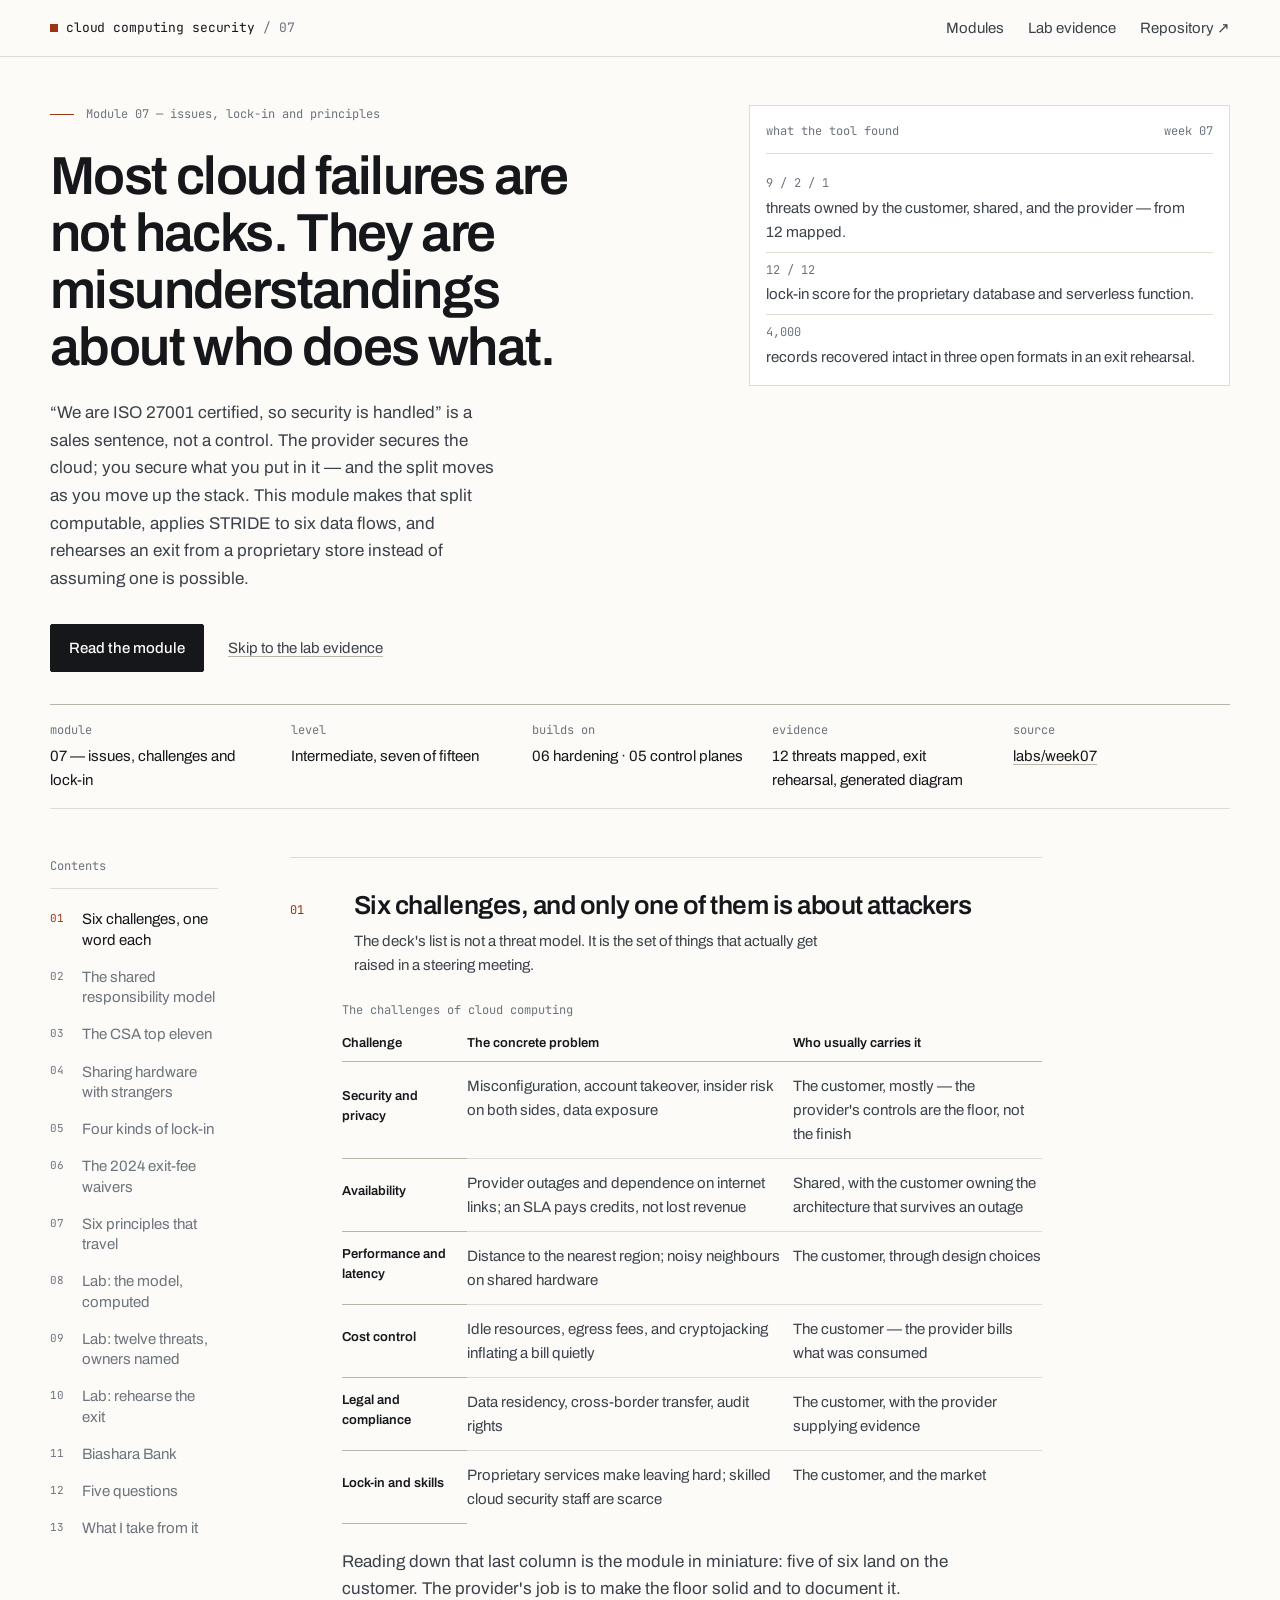
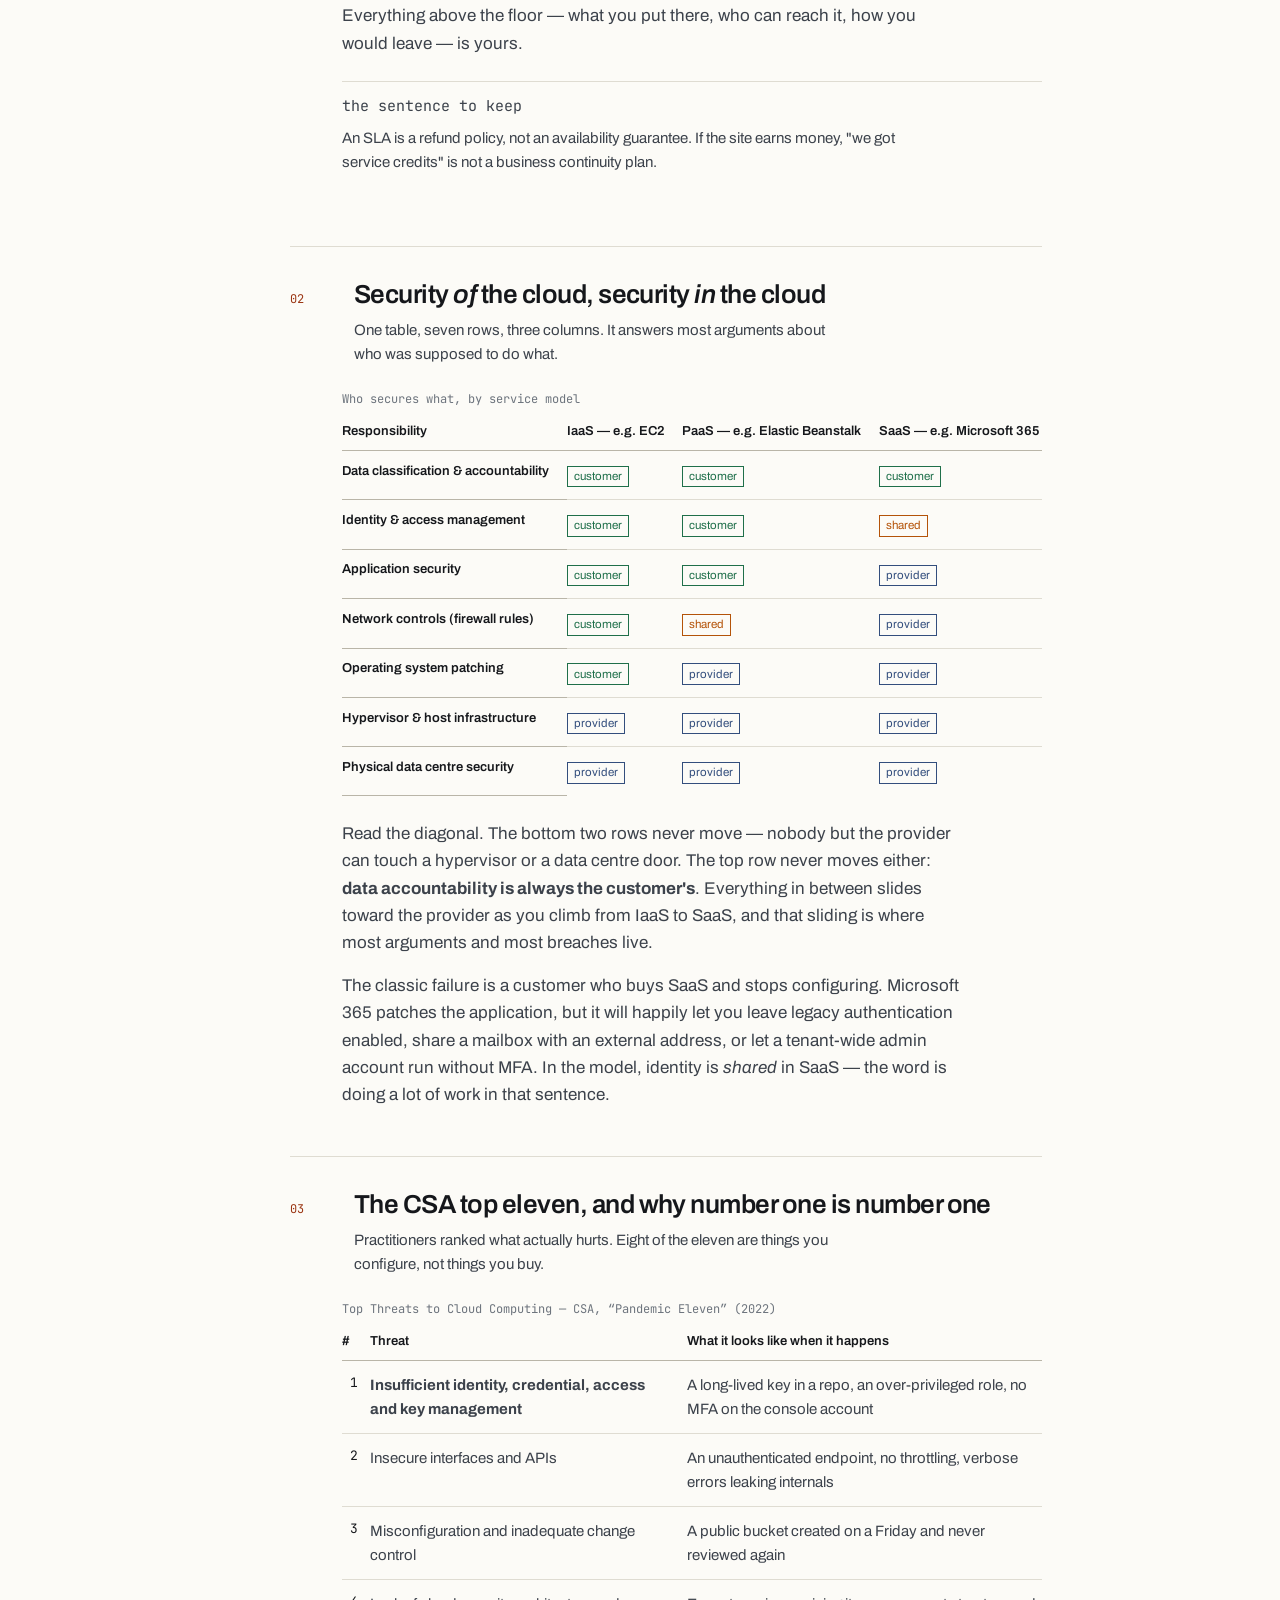
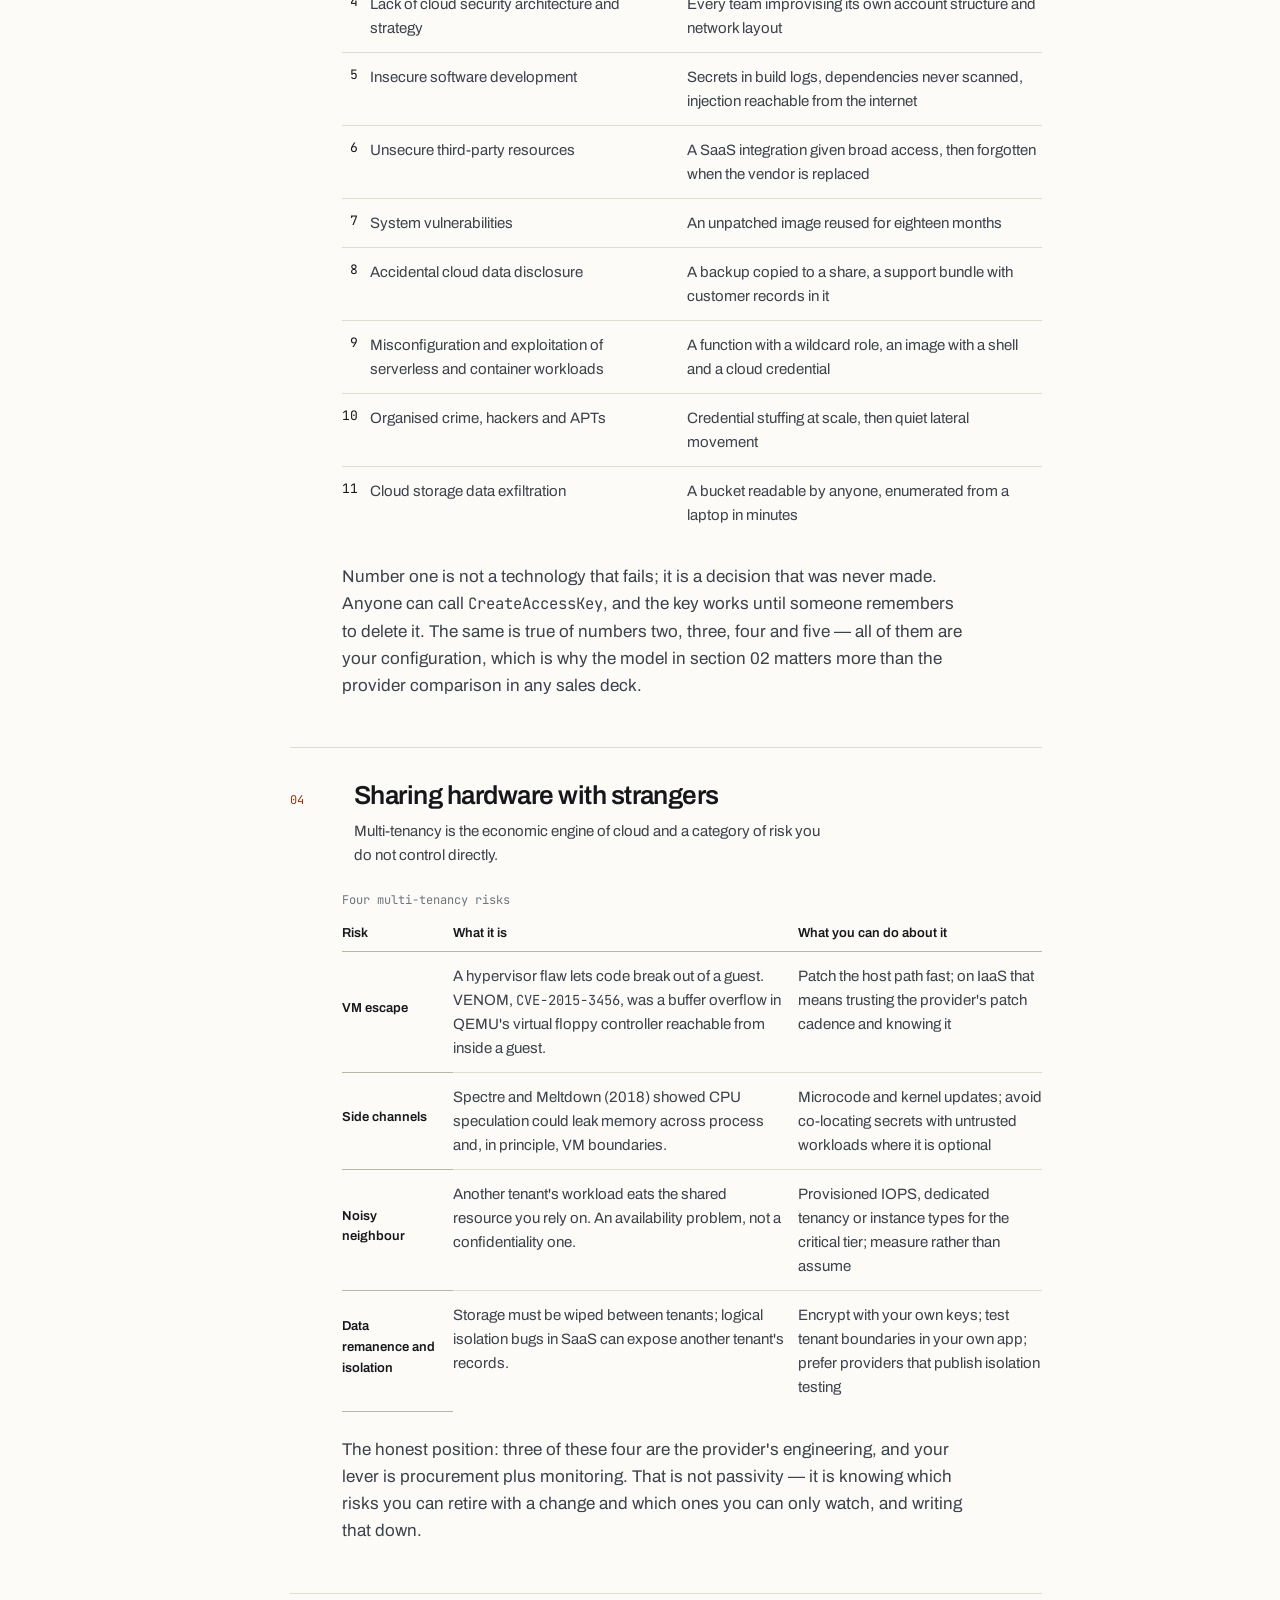
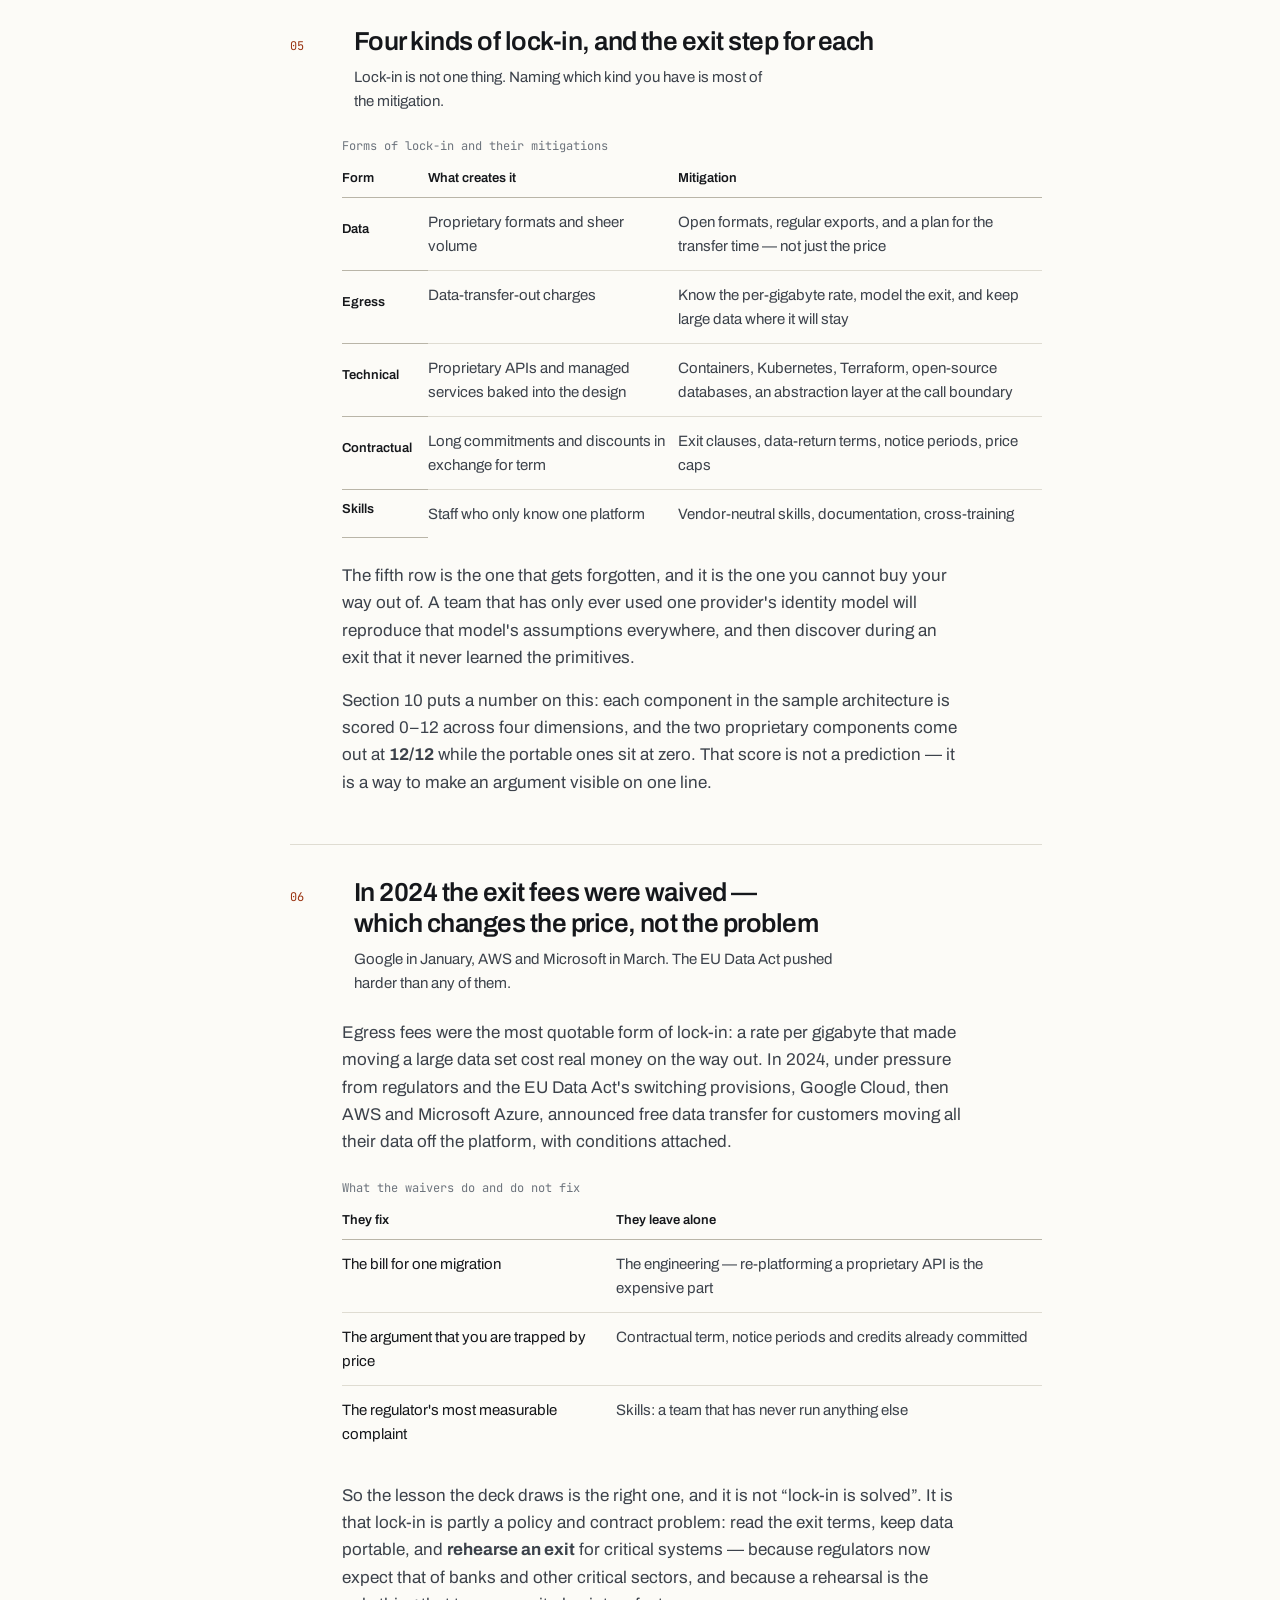
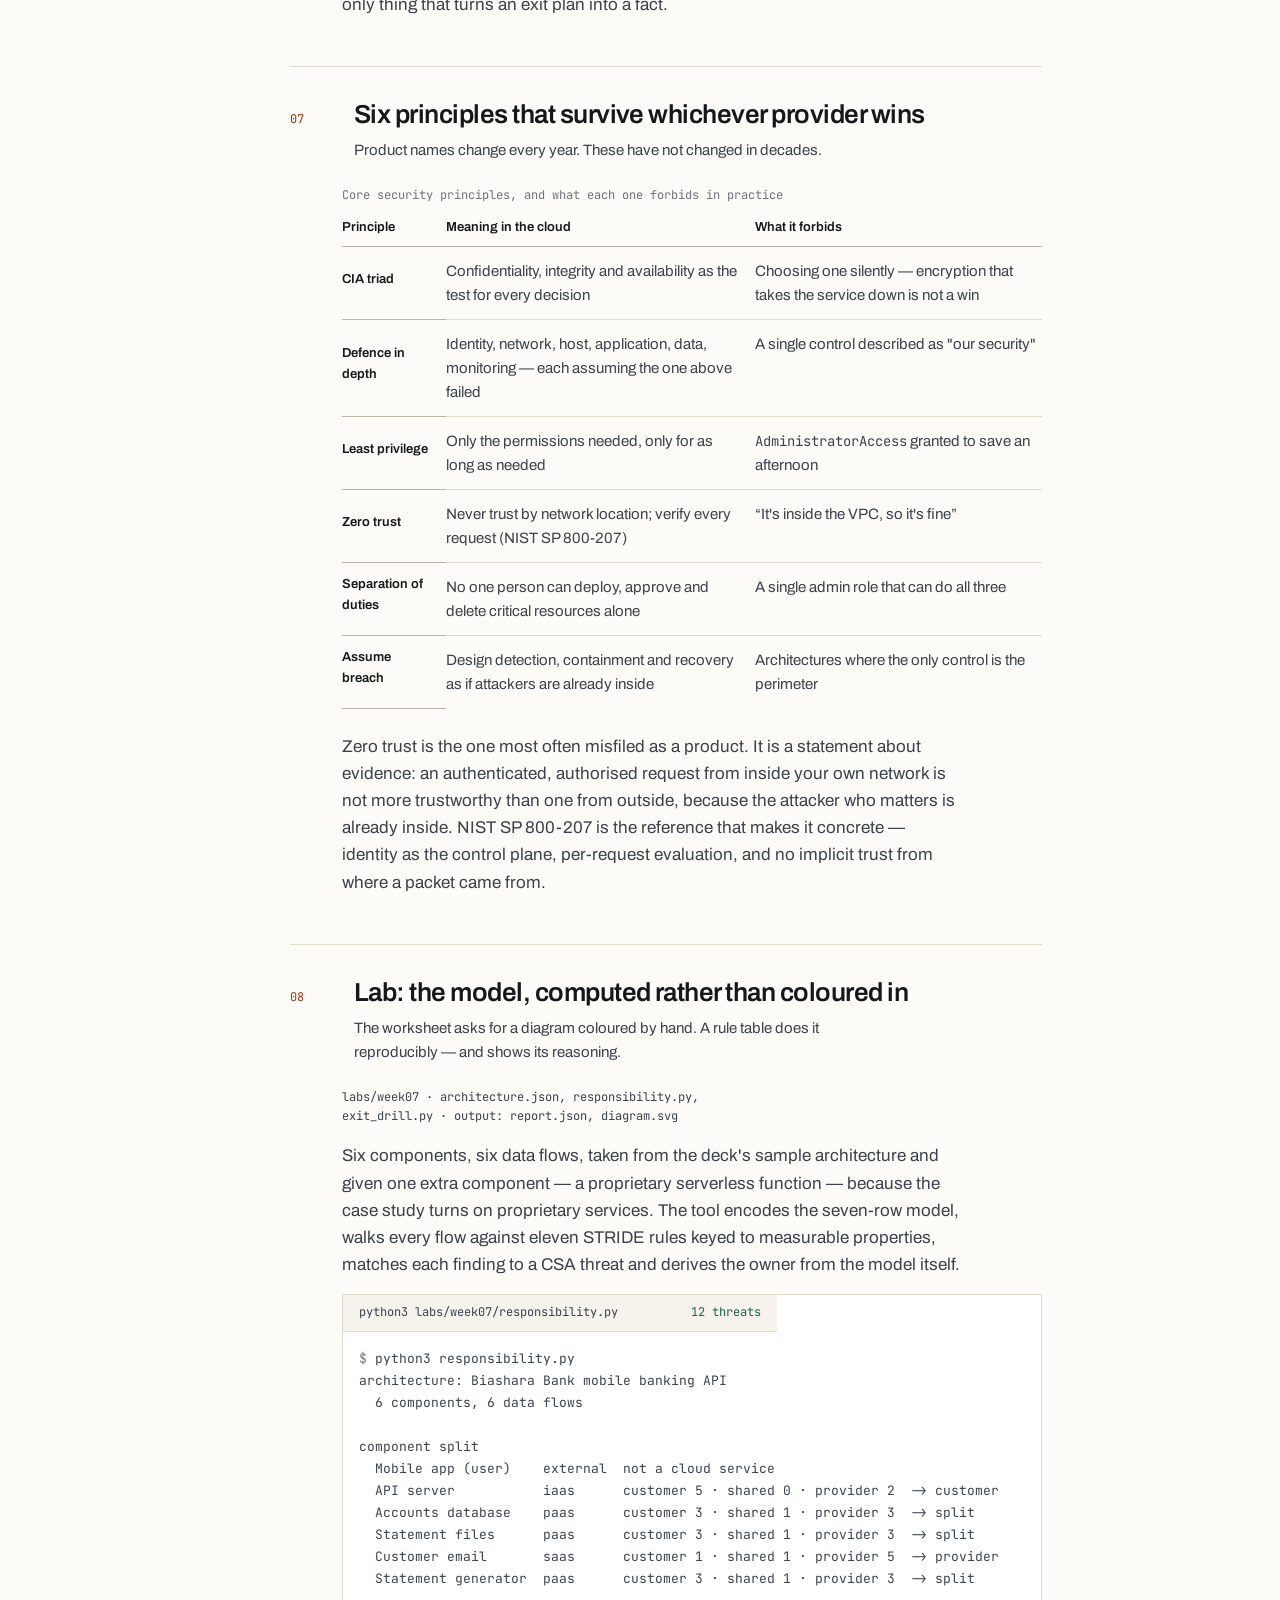
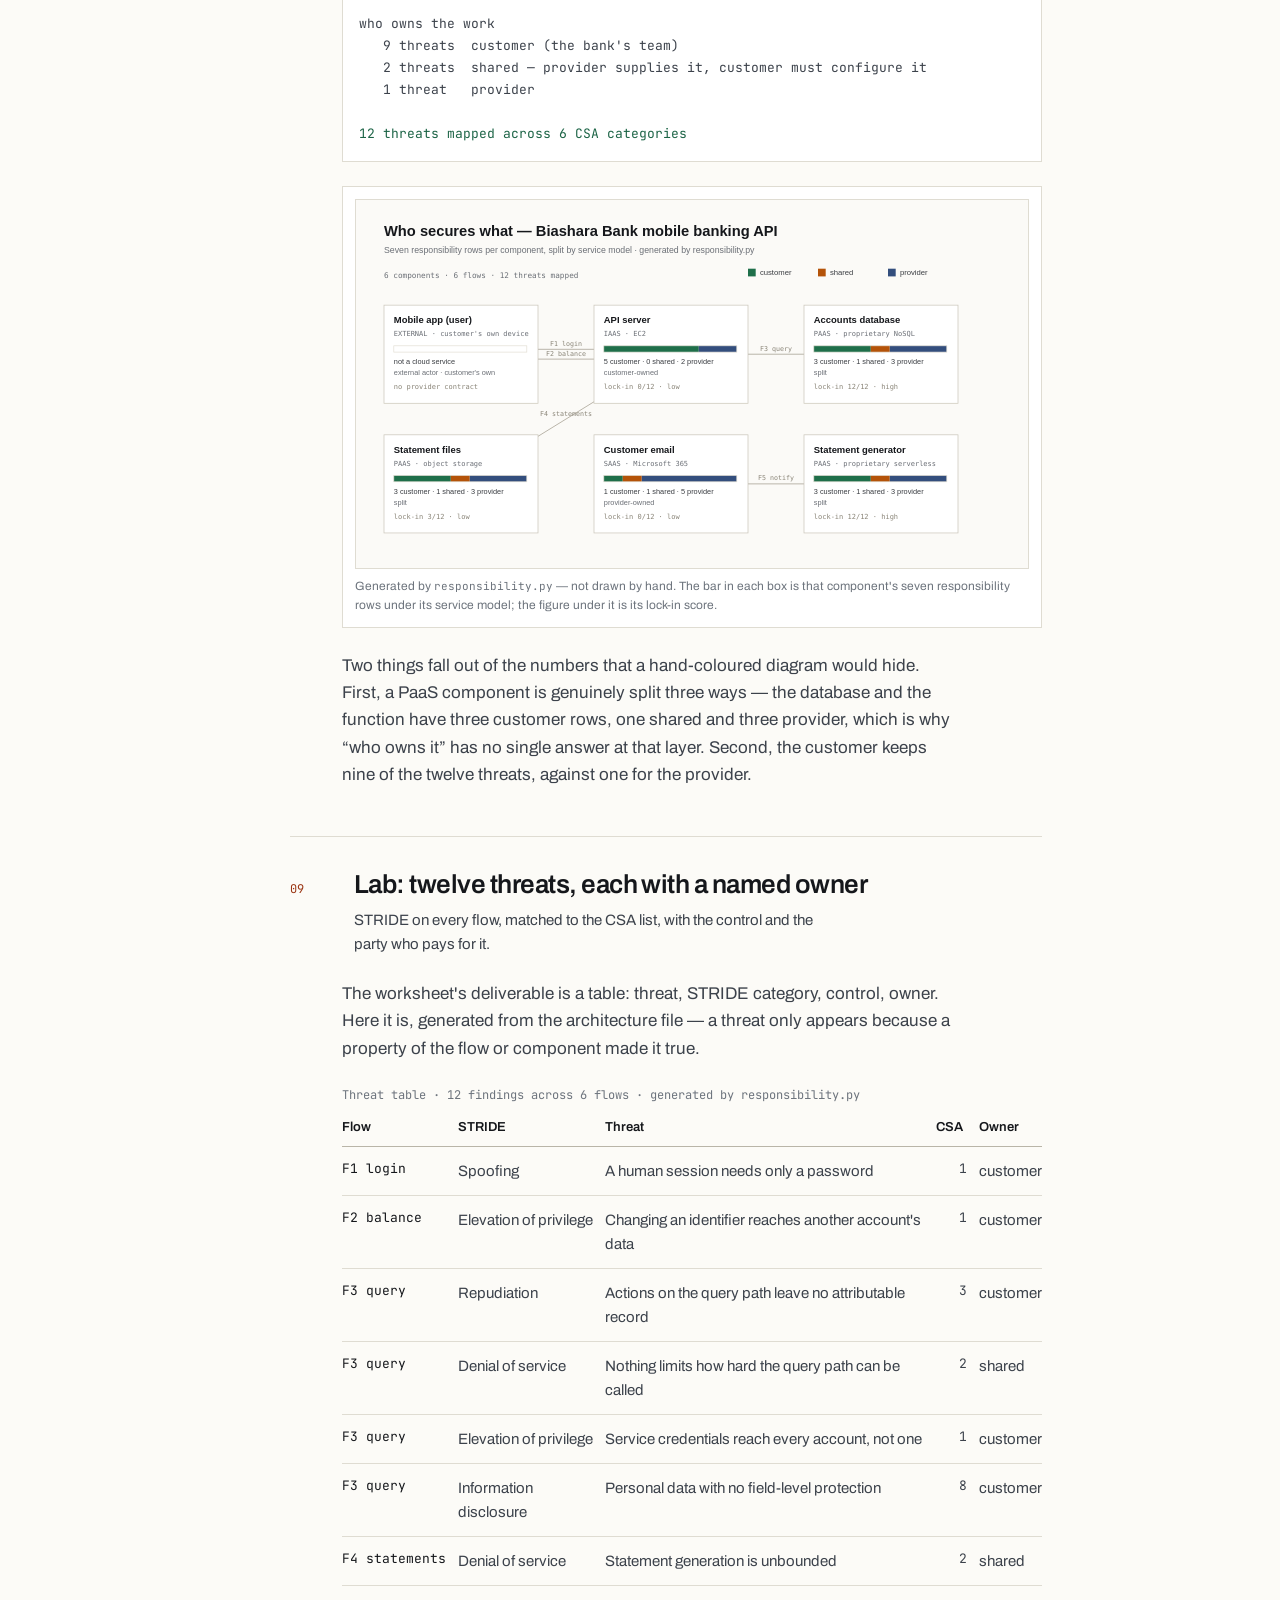
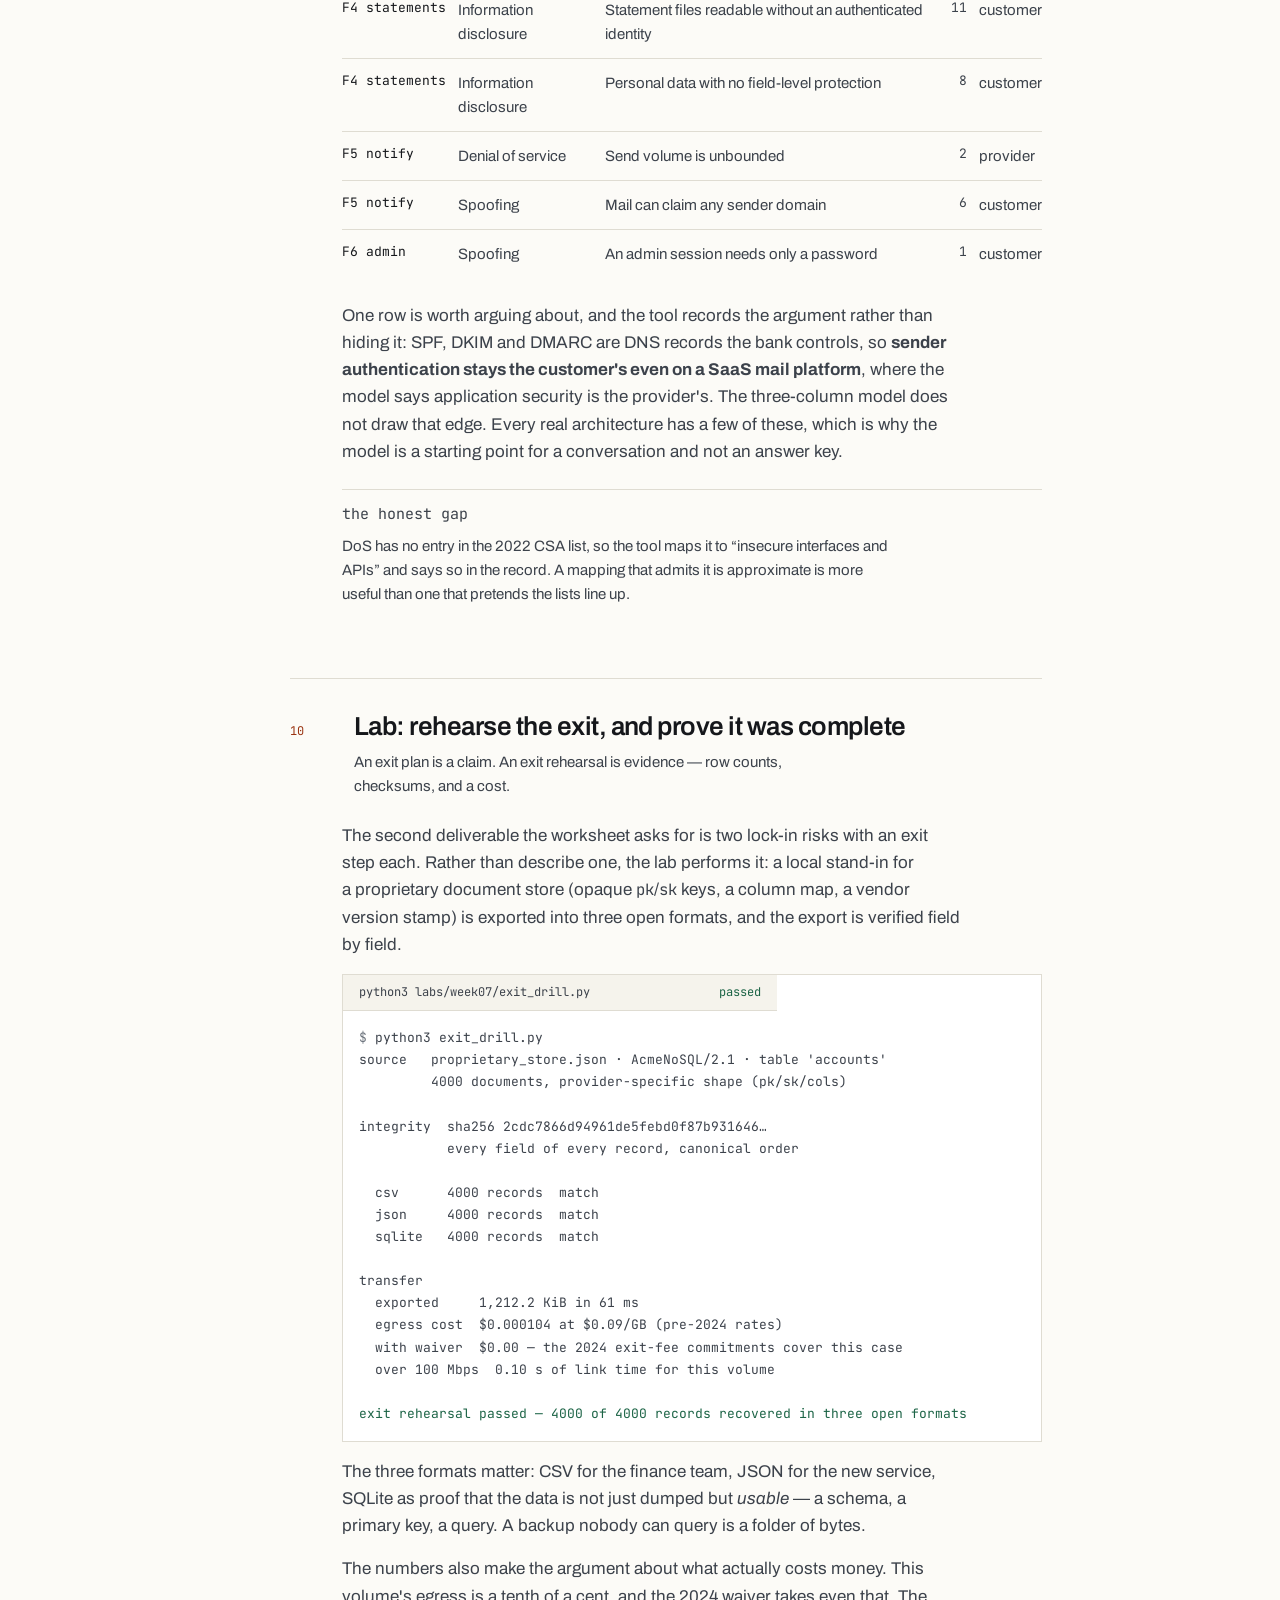
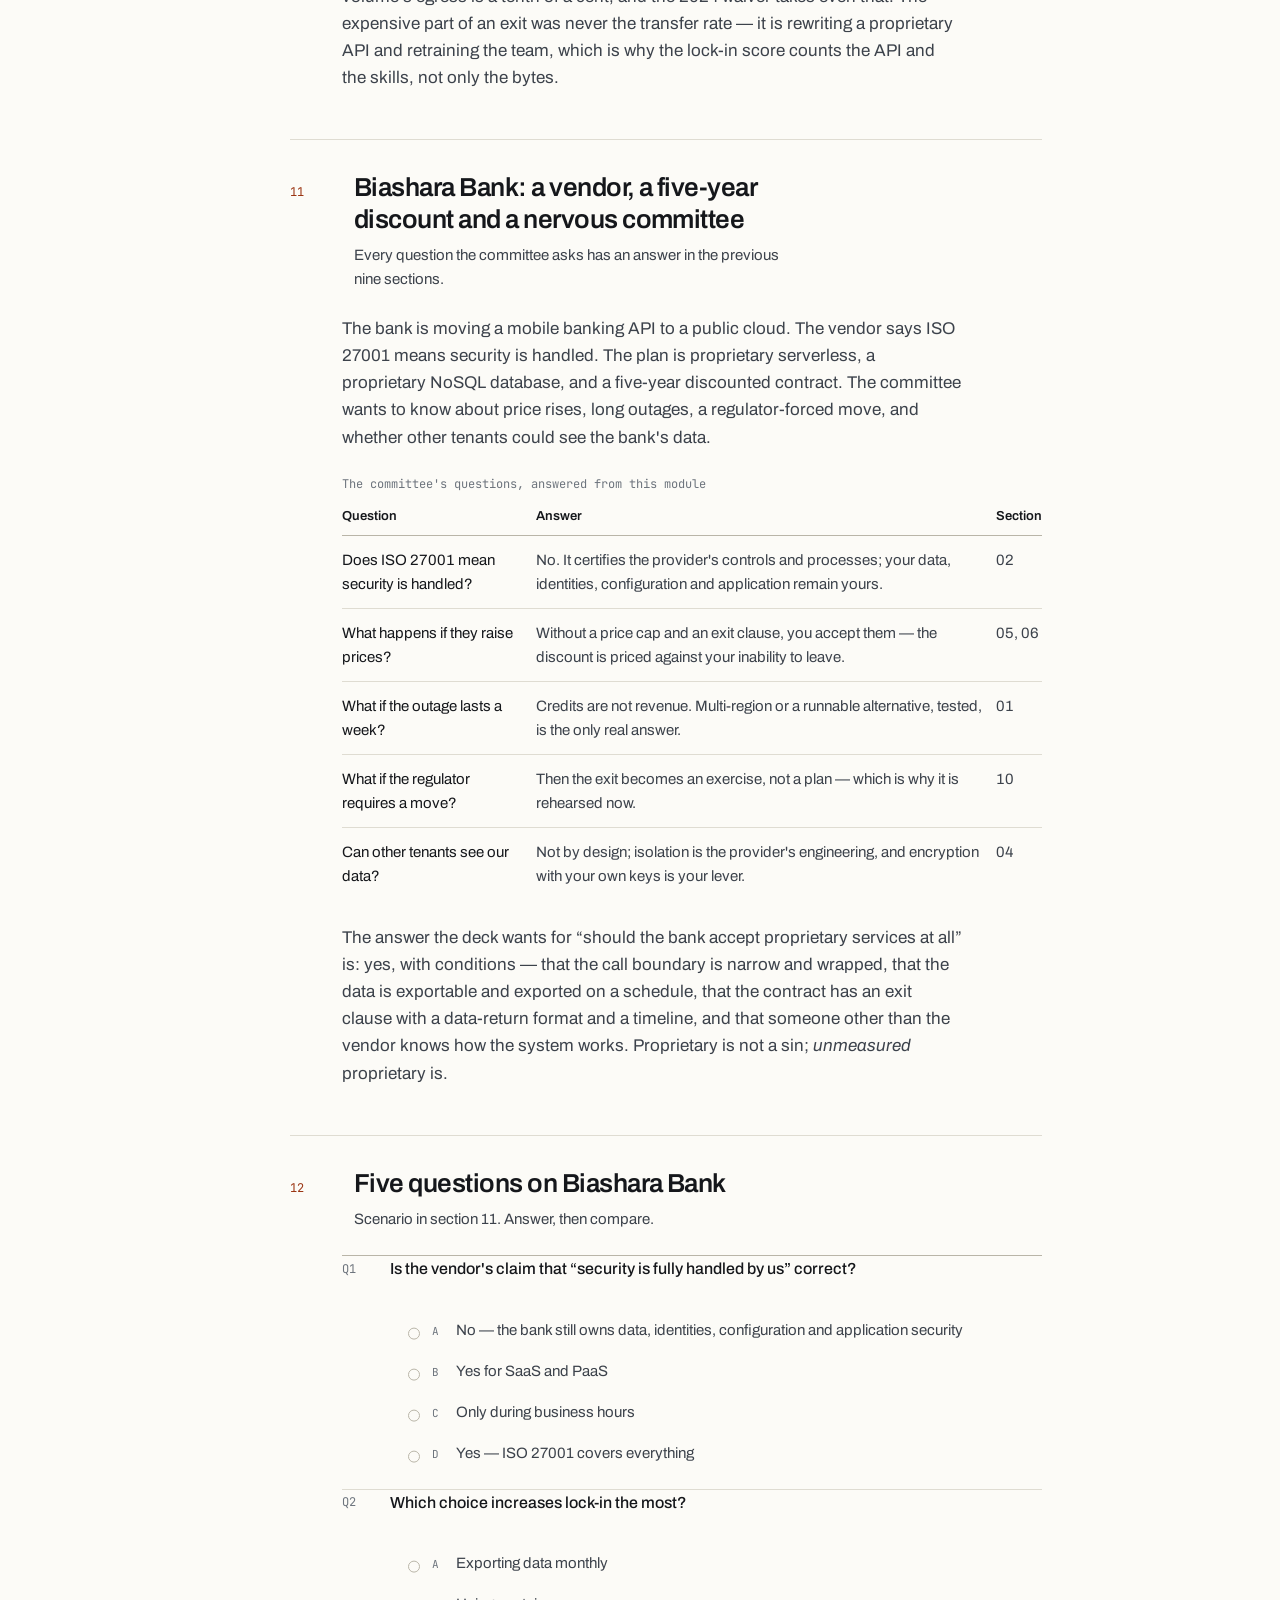
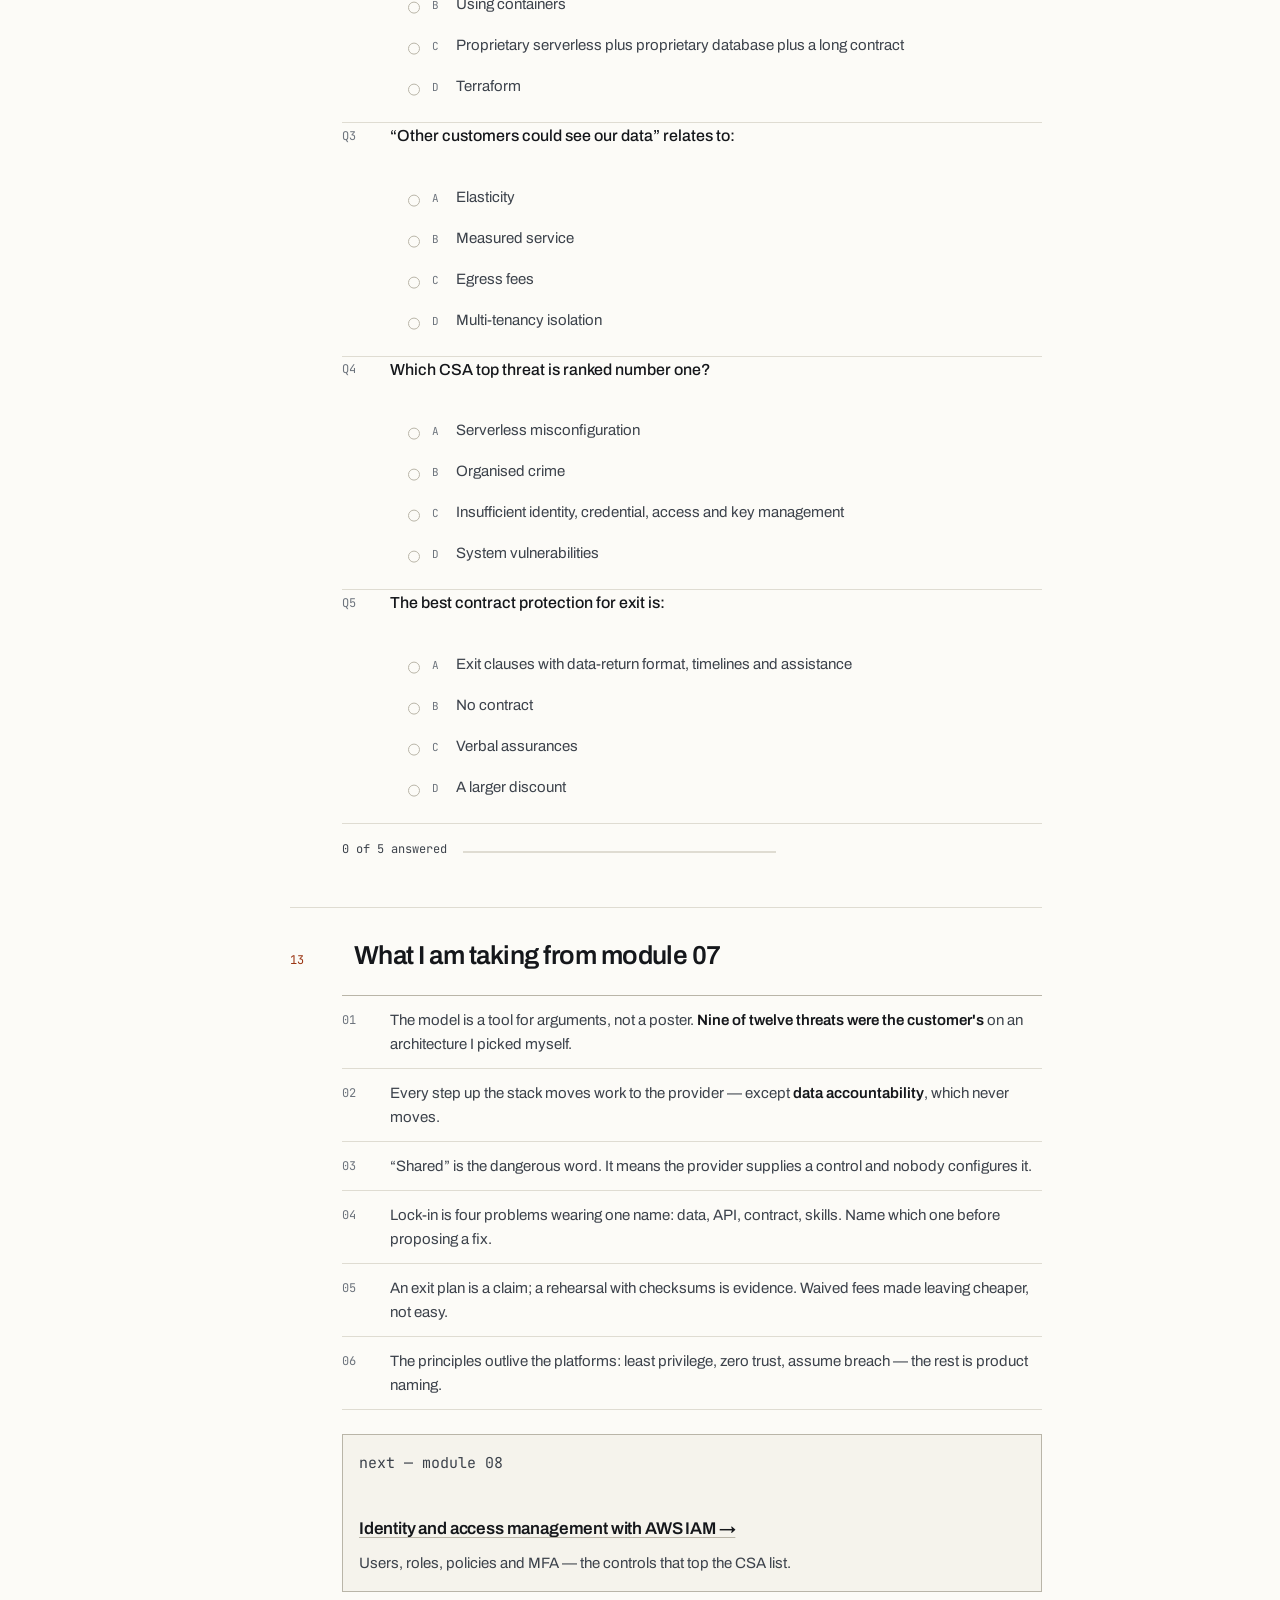
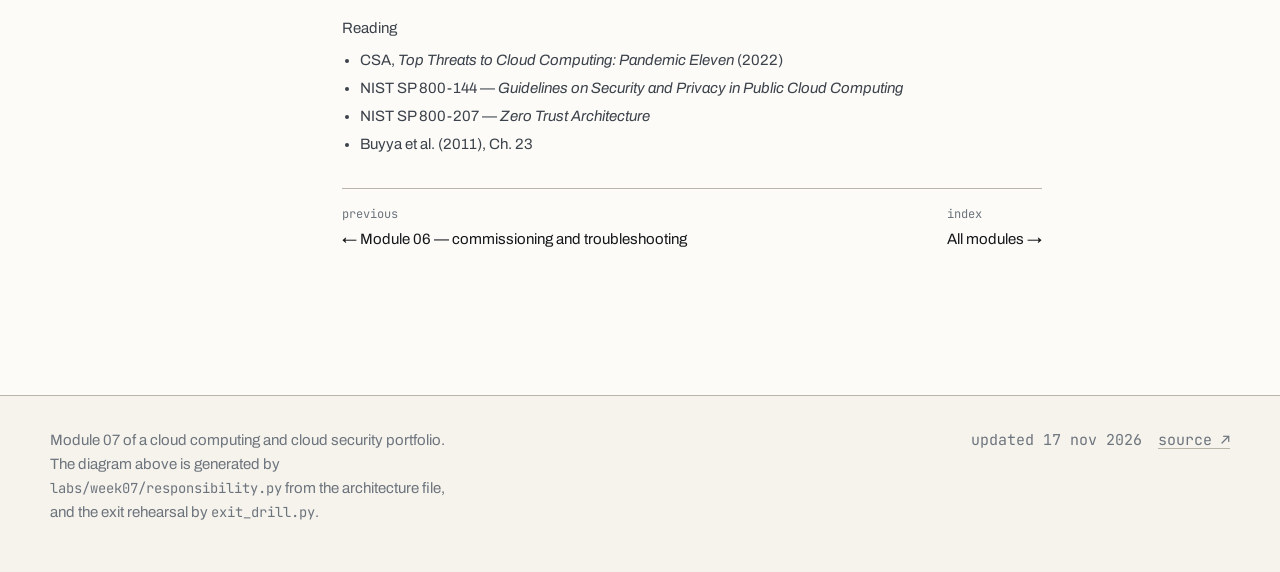
<file: module-07/index.html>
<!DOCTYPE html>
<html lang="en">
<head>
<meta charset="utf-8" />
<meta name="viewport" content="width=device-width, initial-scale=1" />
<title>Module 07 — Cloud issues, challenges and provider lock-in · Cloud computing security</title>
<meta name="description" content="The shared responsibility model applied to a real architecture, the CSA top cloud threats, multi-tenancy risks, four forms of lock-in with exit steps, a rehearsed exit, and the core security principles." />
<link rel="preconnect" href="https://fonts.googleapis.com" />
<link rel="preconnect" href="https://fonts.gstatic.com" crossorigin />
<link href="https://fonts.googleapis.com/css2?family=Archivo:wght@400;500;600&family=Newsreader:opsz,wght@6..72,400;6..72,500&family=JetBrains+Mono:wght@400;500&display=swap" rel="stylesheet" />
<link rel="stylesheet" href="../assets/css/styles.css" />
<link rel="icon" href="data:image/svg+xml,<svg xmlns='http://www.w3.org/2000/svg' viewBox='0 0 16 16'><rect width='16' height='16' fill='%2315171b'/><rect x='4' y='4' width='8' height='8' fill='%239a3412'/></svg>" />
</head>
<body id="top">
<a class="skip" href="#doc">Skip to contents</a>

<div class="progress" aria-hidden="true"><span class="progress__bar" id="progress"></span></div>

<header class="topbar">
  <div class="shell topbar__in">
    <a class="wordmark" href="../index.html"><span class="wordmark__mark" aria-hidden="true"></span>cloud computing security <span>/ 07</span></a>
    <nav class="topbar__nav" aria-label="Page">
      <a href="../index.html">Modules</a>
      <a href="#lab">Lab evidence</a>
      <a href="https://github.com/mmmmohammed/cloud-computing-security" target="_blank" rel="noopener">Repository ↗</a>
    </nav>
  </div>
</header>

<main>
  <!-- ======================================================== masthead === -->
  <section class="masthead shell" aria-labelledby="page-title">
    <div>
      <p class="kicker">Module 07 — issues, lock-in and principles</p>
      <h1 id="page-title">Most cloud failures are not hacks. They are misunderstandings about who does what.</h1>
      <p class="lede">
        “We are ISO 27001 certified, so security is handled” is a sales sentence, not a control. The provider
        secures the cloud; you secure what you put in it — and the split moves as you move up the stack. This
        module makes that split computable, applies STRIDE to six data flows, and rehearses an exit from a
        proprietary store instead of assuming one is possible.
      </p>
      <div class="masthead__actions">
        <a class="btn" href="#model">Read the module</a>
        <a class="quiet-link" href="#lab">Skip to the lab evidence</a>
      </div>
    </div>

    <div class="masthead__aside">
      <div class="defcard">
        <div class="schematic__head"><span>what the tool found</span><span>week 07</span></div>
        <dl class="factlist">
          <div><dt>9 / 2 / 1</dt><dd>threats owned by the customer, shared, and the provider — from 12 mapped.</dd></div>
          <div><dt>12 / 12</dt><dd>lock-in score for the proprietary database and serverless function.</dd></div>
          <div><dt>4,000</dt><dd>records recovered intact in three open formats in an exit rehearsal.</dd></div>
        </dl>
      </div>
    </div>
  </section>

  <!-- ===================================================== meta strip === -->
  <div class="shell">
    <dl class="meta-strip">
      <div>
        <dt>module</dt>
        <dd>07 — issues, challenges and lock-in</dd>
      </div>
      <div>
        <dt>level</dt>
        <dd>Intermediate, seven of fifteen</dd>
      </div>
      <div>
        <dt>builds on</dt>
        <dd>06 hardening · 05 control planes</dd>
      </div>
      <div>
        <dt>evidence</dt>
        <dd>12 threats mapped, exit rehearsal, generated diagram</dd>
      </div>
      <div>
        <dt>source</dt>
        <dd><a href="https://github.com/mmmmohammed/cloud-computing-security" target="_blank" rel="noopener">labs/week07</a></dd>
      </div>
    </dl>
  </div>

  <!-- =========================================================== doc ==== -->
  <div class="doc shell" id="doc">
    <aside class="toc" aria-label="Contents">
      <p class="toc__title">Contents</p>
      <ol class="toc__list">
        <li><a href="#challenges" data-spy><span>01</span>Six challenges, one word each</a></li>
        <li><a href="#model" data-spy><span>02</span>The shared responsibility model</a></li>
        <li><a href="#threats" data-spy><span>03</span>The CSA top eleven</a></li>
        <li><a href="#tenancy" data-spy><span>04</span>Sharing hardware with strangers</a></li>
        <li><a href="#lockin" data-spy><span>05</span>Four kinds of lock-in</a></li>
        <li><a href="#fees" data-spy><span>06</span>The 2024 exit-fee waivers</a></li>
        <li><a href="#principles" data-spy><span>07</span>Six principles that travel</a></li>
        <li><a href="#lab" data-spy><span>08</span>Lab: the model, computed</a></li>
        <li><a href="#stride" data-spy><span>09</span>Lab: twelve threats, owners named</a></li>
        <li><a href="#exit" data-spy><span>10</span>Lab: rehearse the exit</a></li>
        <li><a href="#case" data-spy><span>11</span>Biashara Bank</a></li>
        <li><a href="#quiz" data-spy><span>12</span>Five questions</a></li>
        <li><a href="#takeaways" data-spy><span>13</span>What I take from it</a></li>
      </ol>
    </aside>

    <div class="doc__main">

      <details class="toc-mobile">
        <summary>Contents — 13 sections</summary>
        <ol class="toc__list">
          <li><a href="#challenges"><span>01</span>Six challenges, one word each</a></li>
          <li><a href="#model"><span>02</span>The shared responsibility model</a></li>
          <li><a href="#threats"><span>03</span>The CSA top eleven</a></li>
          <li><a href="#tenancy"><span>04</span>Sharing hardware with strangers</a></li>
          <li><a href="#lockin"><span>05</span>Four kinds of lock-in</a></li>
          <li><a href="#fees"><span>06</span>The 2024 exit-fee waivers</a></li>
          <li><a href="#principles"><span>07</span>Six principles that travel</a></li>
          <li><a href="#lab"><span>08</span>Lab: the model, computed</a></li>
          <li><a href="#stride"><span>09</span>Lab: twelve threats, owners named</a></li>
          <li><a href="#exit"><span>10</span>Lab: rehearse the exit</a></li>
          <li><a href="#case"><span>11</span>Biashara Bank</a></li>
          <li><a href="#quiz"><span>12</span>Five questions</a></li>
          <li><a href="#takeaways"><span>13</span>What I take from it</a></li>
        </ol>
      </details>

      <!-- 01 ------------------------------------------------------------- -->
      <section class="sec" id="challenges" aria-labelledby="ch-h">
        <header class="sec-head">
          <p class="sec-idx">01</p>
          <div>
            <h2 id="ch-h">Six challenges, and only one of them is about attackers</h2>
            <p>The deck's list is not a threat model. It is the set of things that actually get raised in a steering meeting.</p>
          </div>
        </header>
        <div class="sec-body">
          <div class="tbl-wrap">
            <table class="tbl">
              <caption>The challenges of cloud computing</caption>
              <thead>
                <tr><th scope="col">Challenge</th><th scope="col">The concrete problem</th><th scope="col">Who usually carries it</th></tr>
              </thead>
              <tbody>
                <tr><th scope="row">Security and privacy</th><td>Misconfiguration, account takeover, insider risk on both sides, data exposure</td><td>The customer, mostly — the provider's controls are the floor, not the finish</td></tr>
                <tr><th scope="row">Availability</th><td>Provider outages and dependence on internet links; an SLA pays credits, not lost revenue</td><td>Shared, with the customer owning the architecture that survives an outage</td></tr>
                <tr><th scope="row">Performance and latency</th><td>Distance to the nearest region; noisy neighbours on shared hardware</td><td>The customer, through design choices</td></tr>
                <tr><th scope="row">Cost control</th><td>Idle resources, egress fees, and cryptojacking inflating a bill quietly</td><td>The customer — the provider bills what was consumed</td></tr>
                <tr><th scope="row">Legal and compliance</th><td>Data residency, cross-border transfer, audit rights</td><td>The customer, with the provider supplying evidence</td></tr>
                <tr><th scope="row">Lock-in and skills</th><td>Proprietary services make leaving hard; skilled cloud security staff are scarce</td><td>The customer, and the market</td></tr>
              </tbody>
            </table>
          </div>

          <p>
            Reading down that last column is the module in miniature: five of six land on the customer. The
            provider's job is to make the floor solid and to document it. Everything above the floor — what you put
            there, who can reach it, how you would leave — is yours.
          </p>

          <aside class="note">
            <p class="note__label">the sentence to keep</p>
            <p>
              An SLA is a refund policy, not an availability guarantee. If the site earns money, "we got service
              credits" is not a business continuity plan.
            </p>
          </aside>
        </div>
      </section>

      <!-- 02 ------------------------------------------------------------- -->
      <section class="sec" id="model" aria-labelledby="model-h">
        <header class="sec-head">
          <p class="sec-idx">02</p>
          <div>
            <h2 id="model-h">Security <em>of</em> the cloud, security <em>in</em> the cloud</h2>
            <p>One table, seven rows, three columns. It answers most arguments about who was supposed to do what.</p>
          </div>
        </header>
        <div class="sec-body">
          <div class="tbl-wrap">
            <table class="tbl tbl--matrix">
              <caption>Who secures what, by service model</caption>
              <thead>
                <tr><th scope="col">Responsibility</th><th scope="col">IaaS — e.g. EC2</th><th scope="col">PaaS — e.g. Elastic Beanstalk</th><th scope="col">SaaS — e.g. Microsoft 365</th></tr>
              </thead>
              <tbody>
                <tr><th scope="row">Data classification &amp; accountability</th><td><span class="v v--c">customer</span></td><td><span class="v v--c">customer</span></td><td><span class="v v--c">customer</span></td></tr>
                <tr><th scope="row">Identity &amp; access management</th><td><span class="v v--c">customer</span></td><td><span class="v v--c">customer</span></td><td><span class="v v--s">shared</span></td></tr>
                <tr><th scope="row">Application security</th><td><span class="v v--c">customer</span></td><td><span class="v v--c">customer</span></td><td><span class="v v--p">provider</span></td></tr>
                <tr><th scope="row">Network controls (firewall rules)</th><td><span class="v v--c">customer</span></td><td><span class="v v--s">shared</span></td><td><span class="v v--p">provider</span></td></tr>
                <tr><th scope="row">Operating system patching</th><td><span class="v v--c">customer</span></td><td><span class="v v--p">provider</span></td><td><span class="v v--p">provider</span></td></tr>
                <tr><th scope="row">Hypervisor &amp; host infrastructure</th><td><span class="v v--p">provider</span></td><td><span class="v v--p">provider</span></td><td><span class="v v--p">provider</span></td></tr>
                <tr><th scope="row">Physical data centre security</th><td><span class="v v--p">provider</span></td><td><span class="v v--p">provider</span></td><td><span class="v v--p">provider</span></td></tr>
              </tbody>
            </table>
          </div>

          <p>
            Read the diagonal. The bottom two rows never move — nobody but the provider can touch a hypervisor or a
            data centre door. The top row never moves either: <b>data accountability is always the customer's</b>.
            Everything in between slides toward the provider as you climb from IaaS to SaaS, and that sliding is
            where most arguments and most breaches live.
          </p>

          <p>
            The classic failure is a customer who buys SaaS and stops configuring. Microsoft 365 patches the
            application, but it will happily let you leave legacy authentication enabled, share a mailbox with an
            external address, or let a tenant-wide admin account run without MFA. In the model, identity is
            <em>shared</em> in SaaS — the word is doing a lot of work in that sentence.
          </p>
        </div>
      </section>

      <!-- 03 ------------------------------------------------------------- -->
      <section class="sec" id="threats" aria-labelledby="th-h">
        <header class="sec-head">
          <p class="sec-idx">03</p>
          <div>
            <h2 id="th-h">The CSA top eleven, and why number one is number one</h2>
            <p>Practitioners ranked what actually hurts. Eight of the eleven are things you configure, not things you buy.</p>
          </div>
        </header>
        <div class="sec-body">
          <div class="tbl-wrap">
            <table class="tbl">
              <caption>Top Threats to Cloud Computing — CSA, “Pandemic Eleven” (2022)</caption>
              <thead>
                <tr><th scope="col">#</th><th scope="col">Threat</th><th scope="col">What it looks like when it happens</th></tr>
              </thead>
              <tbody>
                <tr><td class="num">1</td><td><b>Insufficient identity, credential, access and key management</b></td><td>A long-lived key in a repo, an over-privileged role, no MFA on the console account</td></tr>
                <tr><td class="num">2</td><td>Insecure interfaces and APIs</td><td>An unauthenticated endpoint, no throttling, verbose errors leaking internals</td></tr>
                <tr><td class="num">3</td><td>Misconfiguration and inadequate change control</td><td>A public bucket created on a Friday and never reviewed again</td></tr>
                <tr><td class="num">4</td><td>Lack of cloud security architecture and strategy</td><td>Every team improvising its own account structure and network layout</td></tr>
                <tr><td class="num">5</td><td>Insecure software development</td><td>Secrets in build logs, dependencies never scanned, injection reachable from the internet</td></tr>
                <tr><td class="num">6</td><td>Unsecure third-party resources</td><td>A SaaS integration given broad access, then forgotten when the vendor is replaced</td></tr>
                <tr><td class="num">7</td><td>System vulnerabilities</td><td>An unpatched image reused for eighteen months</td></tr>
                <tr><td class="num">8</td><td>Accidental cloud data disclosure</td><td>A backup copied to a share, a support bundle with customer records in it</td></tr>
                <tr><td class="num">9</td><td>Misconfiguration and exploitation of serverless and container workloads</td><td>A function with a wildcard role, an image with a shell and a cloud credential</td></tr>
                <tr><td class="num">10</td><td>Organised crime, hackers and APTs</td><td>Credential stuffing at scale, then quiet lateral movement</td></tr>
                <tr><td class="num">11</td><td>Cloud storage data exfiltration</td><td>A bucket readable by anyone, enumerated from a laptop in minutes</td></tr>
              </tbody>
            </table>
          </div>

          <p>
            Number one is not a technology that fails; it is a decision that was never made. Anyone can call
            <span class="mono">CreateAccessKey</span>, and the key works until someone remembers to delete it. The
            same is true of numbers two, three, four and five — all of them are your configuration, which is why
            the model in section 02 matters more than the provider comparison in any sales deck.
          </p>
        </div>
      </section>

      <!-- 04 ------------------------------------------------------------- -->
      <section class="sec" id="tenancy" aria-labelledby="mt-h">
        <header class="sec-head">
          <p class="sec-idx">04</p>
          <div>
            <h2 id="mt-h">Sharing hardware with strangers</h2>
            <p>Multi-tenancy is the economic engine of cloud and a category of risk you do not control directly.</p>
          </div>
        </header>
        <div class="sec-body">
          <div class="tbl-wrap">
            <table class="tbl">
              <caption>Four multi-tenancy risks</caption>
              <thead>
                <tr><th scope="col">Risk</th><th scope="col">What it is</th><th scope="col">What you can do about it</th></tr>
              </thead>
              <tbody>
                <tr>
                  <th scope="row">VM escape</th>
                  <td>A hypervisor flaw lets code break out of a guest. VENOM, <span class="mono">CVE-2015-3456</span>, was a buffer overflow in QEMU's virtual floppy controller reachable from inside a guest.</td>
                  <td>Patch the host path fast; on IaaS that means trusting the provider's patch cadence and knowing it</td>
                </tr>
                <tr>
                  <th scope="row">Side channels</th>
                  <td>Spectre and Meltdown (2018) showed CPU speculation could leak memory across process and, in principle, VM boundaries.</td>
                  <td>Microcode and kernel updates; avoid co-locating secrets with untrusted workloads where it is optional</td>
                </tr>
                <tr>
                  <th scope="row">Noisy neighbour</th>
                  <td>Another tenant's workload eats the shared resource you rely on. An availability problem, not a confidentiality one.</td>
                  <td>Provisioned IOPS, dedicated tenancy or instance types for the critical tier; measure rather than assume</td>
                </tr>
                <tr>
                  <th scope="row">Data remanence and isolation</th>
                  <td>Storage must be wiped between tenants; logical isolation bugs in SaaS can expose another tenant's records.</td>
                  <td>Encrypt with your own keys; test tenant boundaries in your own app; prefer providers that publish isolation testing</td>
                </tr>
              </tbody>
            </table>
          </div>

          <p>
            The honest position: three of these four are the provider's engineering, and your lever is procurement
            plus monitoring. That is not passivity — it is knowing which risks you can retire with a change and
            which ones you can only watch, and writing that down.
          </p>
        </div>
      </section>

      <!-- 05 ------------------------------------------------------------- -->
      <section class="sec" id="lockin" aria-labelledby="li-h">
        <header class="sec-head">
          <p class="sec-idx">05</p>
          <div>
            <h2 id="li-h">Four kinds of lock-in, and the exit step for each</h2>
            <p>Lock-in is not one thing. Naming which kind you have is most of the mitigation.</p>
          </div>
        </header>
        <div class="sec-body">
          <div class="tbl-wrap">
            <table class="tbl">
              <caption>Forms of lock-in and their mitigations</caption>
              <thead>
                <tr><th scope="col">Form</th><th scope="col">What creates it</th><th scope="col">Mitigation</th></tr>
              </thead>
              <tbody>
                <tr><th scope="row">Data</th><td>Proprietary formats and sheer volume</td><td>Open formats, regular exports, and a plan for the transfer time — not just the price</td></tr>
                <tr><th scope="row">Egress</th><td>Data-transfer-out charges</td><td>Know the per-gigabyte rate, model the exit, and keep large data where it will stay</td></tr>
                <tr><th scope="row">Technical</th><td>Proprietary APIs and managed services baked into the design</td><td>Containers, Kubernetes, Terraform, open-source databases, an abstraction layer at the call boundary</td></tr>
                <tr><th scope="row">Contractual</th><td>Long commitments and discounts in exchange for term</td><td>Exit clauses, data-return terms, notice periods, price caps</td></tr>
                <tr><th scope="row">Skills</th><td>Staff who only know one platform</td><td>Vendor-neutral skills, documentation, cross-training</td></tr>
              </tbody>
            </table>
          </div>

          <p>
            The fifth row is the one that gets forgotten, and it is the one you cannot buy your way out of. A team
            that has only ever used one provider's identity model will reproduce that model's assumptions
            everywhere, and then discover during an exit that it never learned the primitives.
          </p>

          <p>
            Section 10 puts a number on this: each component in the sample architecture is scored 0–12 across four
            dimensions, and the two proprietary components come out at <b>12/12</b> while the portable ones sit at
            zero. That score is not a prediction — it is a way to make an argument visible on one line.
          </p>
        </div>
      </section>

      <!-- 06 ------------------------------------------------------------- -->
      <section class="sec" id="fees" aria-labelledby="fees-h">
        <header class="sec-head">
          <p class="sec-idx">06</p>
          <div>
            <h2 id="fees-h">In 2024 the exit fees were waived — which changes the price, not the problem</h2>
            <p>Google in January, AWS and Microsoft in March. The EU Data Act pushed harder than any of them.</p>
          </div>
        </header>
        <div class="sec-body">
          <p>
            Egress fees were the most quotable form of lock-in: a rate per gigabyte that made moving a large data
            set cost real money on the way out. In 2024, under pressure from regulators and the EU Data Act's
            switching provisions, Google Cloud, then AWS and Microsoft Azure, announced free data transfer for
            customers moving all their data off the platform, with conditions attached.
          </p>

          <div class="tbl-wrap">
            <table class="tbl">
              <caption>What the waivers do and do not fix</caption>
              <thead>
                <tr><th scope="col">They fix</th><th scope="col">They leave alone</th></tr>
              </thead>
              <tbody>
                <tr><td>The bill for one migration</td><td>The engineering — re-platforming a proprietary API is the expensive part</td></tr>
                <tr><td>The argument that you are trapped by price</td><td>Contractual term, notice periods and credits already committed</td></tr>
                <tr><td>The regulator's most measurable complaint</td><td>Skills: a team that has never run anything else</td></tr>
              </tbody>
            </table>
          </div>

          <p>
            So the lesson the deck draws is the right one, and it is not “lock-in is solved”. It is that lock-in is
            partly a policy and contract problem: read the exit terms, keep data portable, and <b>rehearse an
            exit</b> for critical systems — because regulators now expect that of banks and other critical sectors,
            and because a rehearsal is the only thing that turns an exit plan into a fact.
          </p>
        </div>
      </section>

      <!-- 07 ------------------------------------------------------------- -->
      <section class="sec" id="principles" aria-labelledby="pr-h">
        <header class="sec-head">
          <p class="sec-idx">07</p>
          <div>
            <h2 id="pr-h">Six principles that survive whichever provider wins</h2>
            <p>Product names change every year. These have not changed in decades.</p>
          </div>
        </header>
        <div class="sec-body">
          <div class="tbl-wrap">
            <table class="tbl">
              <caption>Core security principles, and what each one forbids in practice</caption>
              <thead>
                <tr><th scope="col">Principle</th><th scope="col">Meaning in the cloud</th><th scope="col">What it forbids</th></tr>
              </thead>
              <tbody>
                <tr><th scope="row">CIA triad</th><td>Confidentiality, integrity and availability as the test for every decision</td><td>Choosing one silently — encryption that takes the service down is not a win</td></tr>
                <tr><th scope="row">Defence in depth</th><td>Identity, network, host, application, data, monitoring — each assuming the one above failed</td><td>A single control described as "our security"</td></tr>
                <tr><th scope="row">Least privilege</th><td>Only the permissions needed, only for as long as needed</td><td><span class="mono">AdministratorAccess</span> granted to save an afternoon</td></tr>
                <tr><th scope="row">Zero trust</th><td>Never trust by network location; verify every request (NIST SP 800-207)</td><td>“It's inside the VPC, so it's fine”</td></tr>
                <tr><th scope="row">Separation of duties</th><td>No one person can deploy, approve and delete critical resources alone</td><td>A single admin role that can do all three</td></tr>
                <tr><th scope="row">Assume breach</th><td>Design detection, containment and recovery as if attackers are already inside</td><td>Architectures where the only control is the perimeter</td></tr>
              </tbody>
            </table>
          </div>

          <p>
            Zero trust is the one most often misfiled as a product. It is a statement about evidence: an
            authenticated, authorised request from inside your own network is not more trustworthy than one from
            outside, because the attacker who matters is already inside. NIST SP 800-207 is the reference that
            makes it concrete — identity as the control plane, per-request evaluation, and no implicit trust from
            where a packet came from.
          </p>
        </div>
      </section>

      <!-- 08 ------------------------------------------------------------- -->
      <section class="sec" id="lab" aria-labelledby="lab-h">
        <header class="sec-head">
          <p class="sec-idx">08</p>
          <div>
            <h2 id="lab-h">Lab: the model, computed rather than coloured in</h2>
            <p>The worksheet asks for a diagram coloured by hand. A rule table does it reproducibly — and shows its reasoning.</p>
          </div>
        </header>
        <div class="sec-body">
          <p class="file-path">labs/week07 · architecture.json, responsibility.py, exit_drill.py · output: report.json, diagram.svg</p>

          <p>
            Six components, six data flows, taken from the deck's sample architecture and given one extra
            component — a proprietary serverless function — because the case study turns on proprietary services.
            The tool encodes the seven-row model, walks every flow against eleven STRIDE rules keyed to measurable
            properties, matches each finding to a CSA threat and derives the owner from the model itself.
          </p>

          <div class="code">
            <p class="code__head"><span>python3 labs/week07/responsibility.py</span><span class="code__tag code__tag--ok">12 threats</span></p>
<pre><span class="c-prompt">$</span> python3 responsibility.py
architecture: Biashara Bank mobile banking API
  6 components, 6 data flows

component split
  Mobile app (user)    external  not a cloud service
  API server           iaas      customer 5 · shared 0 · provider 2  -&gt; customer
  Accounts database    paas      customer 3 · shared 1 · provider 3  -&gt; split
  Statement files      paas      customer 3 · shared 1 · provider 3  -&gt; split
  Customer email       saas      customer 1 · shared 1 · provider 5  -&gt; provider
  Statement generator  paas      customer 3 · shared 1 · provider 3  -&gt; split

who owns the work
   9 threats  customer (the bank's team)
   2 threats  shared — provider supplies it, customer must configure it
   1 threat   provider

<span class="c-ok">12 threats mapped across 6 CSA categories</span></pre>
          </div>

          <figure class="shot">
            <img src="../labs/week07/diagram.svg" alt="Generated diagram: six components, each with a stacked bar splitting its seven responsibility rows between customer, shared and provider, plus flow lines F1 to F6 and a lock-in score per component." width="960" height="525" />
            <figcaption>
              Generated by <span class="mono">responsibility.py</span> — not drawn by hand. The bar in each box is
              that component's seven responsibility rows under its service model; the figure under it is its
              lock-in score.
            </figcaption>
          </figure>

          <p>
            Two things fall out of the numbers that a hand-coloured diagram would hide. First, a PaaS component is
            genuinely split three ways — the database and the function have three customer rows, one shared and
            three provider, which is why “who owns it” has no single answer at that layer. Second, the customer
            keeps nine of the twelve threats, against one for the provider.
          </p>
        </div>
      </section>

      <!-- 09 ------------------------------------------------------------- -->
      <section class="sec" id="stride" aria-labelledby="str-h">
        <header class="sec-head">
          <p class="sec-idx">09</p>
          <div>
            <h2 id="str-h">Lab: twelve threats, each with a named owner</h2>
            <p>STRIDE on every flow, matched to the CSA list, with the control and the party who pays for it.</p>
          </div>
        </header>
        <div class="sec-body">
          <p>
            The worksheet's deliverable is a table: threat, STRIDE category, control, owner. Here it is, generated
            from the architecture file — a threat only appears because a property of the flow or component made it
            true.
          </p>

          <div class="tbl-wrap">
            <table class="tbl">
              <caption>Threat table · 12 findings across 6 flows · generated by responsibility.py</caption>
              <thead>
                <tr><th scope="col">Flow</th><th scope="col">STRIDE</th><th scope="col">Threat</th><th scope="col">CSA</th><th scope="col">Owner</th></tr>
              </thead>
              <tbody>
                <tr><td class="id">F1 login</td><td>Spoofing</td><td>A human session needs only a password</td><td class="num">1</td><td>customer</td></tr>
                <tr><td class="id">F2 balance</td><td>Elevation of privilege</td><td>Changing an identifier reaches another account's data</td><td class="num">1</td><td>customer</td></tr>
                <tr><td class="id">F3 query</td><td>Repudiation</td><td>Actions on the query path leave no attributable record</td><td class="num">3</td><td>customer</td></tr>
                <tr><td class="id">F3 query</td><td>Denial of service</td><td>Nothing limits how hard the query path can be called</td><td class="num">2</td><td>shared</td></tr>
                <tr><td class="id">F3 query</td><td>Elevation of privilege</td><td>Service credentials reach every account, not one</td><td class="num">1</td><td>customer</td></tr>
                <tr><td class="id">F3 query</td><td>Information disclosure</td><td>Personal data with no field-level protection</td><td class="num">8</td><td>customer</td></tr>
                <tr><td class="id">F4 statements</td><td>Denial of service</td><td>Statement generation is unbounded</td><td class="num">2</td><td>shared</td></tr>
                <tr><td class="id">F4 statements</td><td>Information disclosure</td><td>Statement files readable without an authenticated identity</td><td class="num">11</td><td>customer</td></tr>
                <tr><td class="id">F4 statements</td><td>Information disclosure</td><td>Personal data with no field-level protection</td><td class="num">8</td><td>customer</td></tr>
                <tr><td class="id">F5 notify</td><td>Denial of service</td><td>Send volume is unbounded</td><td class="num">2</td><td>provider</td></tr>
                <tr><td class="id">F5 notify</td><td>Spoofing</td><td>Mail can claim any sender domain</td><td class="num">6</td><td>customer</td></tr>
                <tr><td class="id">F6 admin</td><td>Spoofing</td><td>An admin session needs only a password</td><td class="num">1</td><td>customer</td></tr>
              </tbody>
            </table>
          </div>

          <p>
            One row is worth arguing about, and the tool records the argument rather than hiding it: SPF, DKIM and
            DMARC are DNS records the bank controls, so <b>sender authentication stays the customer's even on a
            SaaS mail platform</b>, where the model says application security is the provider's. The three-column
            model does not draw that edge. Every real architecture has a few of these, which is why the model is a
            starting point for a conversation and not an answer key.
          </p>

          <aside class="note">
            <p class="note__label">the honest gap</p>
            <p>
              DoS has no entry in the 2022 CSA list, so the tool maps it to “insecure interfaces and APIs” and says
              so in the record. A mapping that admits it is approximate is more useful than one that pretends the
              lists line up.
            </p>
          </aside>
        </div>
      </section>

      <!-- 10 ------------------------------------------------------------- -->
      <section class="sec" id="exit" aria-labelledby="ex-h">
        <header class="sec-head">
          <p class="sec-idx">10</p>
          <div>
            <h2 id="ex-h">Lab: rehearse the exit, and prove it was complete</h2>
            <p>An exit plan is a claim. An exit rehearsal is evidence — row counts, checksums, and a cost.</p>
          </div>
        </header>
        <div class="sec-body">
          <p>
            The second deliverable the worksheet asks for is two lock-in risks with an exit step each. Rather than
            describe one, the lab performs it: a local stand-in for a proprietary document store (opaque
            <span class="mono">pk</span>/<span class="mono">sk</span> keys, a column map, a vendor version stamp)
            is exported into three open formats, and the export is verified field by field.
          </p>

          <div class="code">
            <p class="code__head"><span>python3 labs/week07/exit_drill.py</span><span class="code__tag code__tag--ok">passed</span></p>
<pre><span class="c-prompt">$</span> python3 exit_drill.py
source   proprietary_store.json · AcmeNoSQL/2.1 · table 'accounts'
         4000 documents, provider-specific shape (pk/sk/cols)

integrity  sha256 2cdc7866d94961de5febd0f87b931646…
           every field of every record, canonical order

  csv      4000 records  match
  json     4000 records  match
  sqlite   4000 records  match

transfer
  exported     1,212.2 KiB in 61 ms
  egress cost  $0.000104 at $0.09/GB (pre-2024 rates)
  with waiver  $0.00 — the 2024 exit-fee commitments cover this case
  over 100 Mbps  0.10 s of link time for this volume

<span class="c-ok">exit rehearsal passed — 4000 of 4000 records recovered in three open formats</span></pre>
          </div>

          <p>
            The three formats matter: CSV for the finance team, JSON for the new service, SQLite as proof that the
            data is not just dumped but <em>usable</em> — a schema, a primary key, a query. A backup nobody can query
            is a folder of bytes.
          </p>

          <p>
            The numbers also make the argument about what actually costs money. This volume's egress is a tenth of
            a cent, and the 2024 waiver takes even that. The expensive part of an exit was never the transfer rate —
            it is rewriting a proprietary API and retraining the team, which is why the lock-in score counts the
            API and the skills, not only the bytes.
          </p>
        </div>
      </section>

      <!-- 11 ------------------------------------------------------------- -->
      <section class="sec" id="case" aria-labelledby="case-h">
        <header class="sec-head">
          <p class="sec-idx">11</p>
          <div>
            <h2 id="case-h">Biashara Bank: a vendor, a five-year discount and a nervous committee</h2>
            <p>Every question the committee asks has an answer in the previous nine sections.</p>
          </div>
        </header>
        <div class="sec-body">
          <p>
            The bank is moving a mobile banking API to a public cloud. The vendor says ISO 27001 means security is
            handled. The plan is proprietary serverless, a proprietary NoSQL database, and a five-year discounted
            contract. The committee wants to know about price rises, long outages, a regulator-forced move, and
            whether other tenants could see the bank's data.
          </p>

          <div class="tbl-wrap">
            <table class="tbl">
              <caption>The committee's questions, answered from this module</caption>
              <thead>
                <tr><th scope="col">Question</th><th scope="col">Answer</th><th scope="col">Section</th></tr>
              </thead>
              <tbody>
                <tr><td>Does ISO 27001 mean security is handled?</td><td>No. It certifies the provider's controls and processes; your data, identities, configuration and application remain yours.</td><td>02</td></tr>
                <tr><td>What happens if they raise prices?</td><td>Without a price cap and an exit clause, you accept them — the discount is priced against your inability to leave.</td><td>05, 06</td></tr>
                <tr><td>What if the outage lasts a week?</td><td>Credits are not revenue. Multi-region or a runnable alternative, tested, is the only real answer.</td><td>01</td></tr>
                <tr><td>What if the regulator requires a move?</td><td>Then the exit becomes an exercise, not a plan — which is why it is rehearsed now.</td><td>10</td></tr>
                <tr><td>Can other tenants see our data?</td><td>Not by design; isolation is the provider's engineering, and encryption with your own keys is your lever.</td><td>04</td></tr>
              </tbody>
            </table>
          </div>

          <p>
            The answer the deck wants for “should the bank accept proprietary services at all” is: yes, with
            conditions — that the call boundary is narrow and wrapped, that the data is exportable and exported on
            a schedule, that the contract has an exit clause with a data-return format and a timeline, and that
            someone other than the vendor knows how the system works. Proprietary is not a sin; <em>unmeasured</em>
            proprietary is.
          </p>
        </div>
      </section>

      <!-- 12 ------------------------------------------------------------- -->
      <section class="sec" id="quiz" aria-labelledby="quiz-h">
        <header class="sec-head">
          <p class="sec-idx">12</p>
          <div>
            <h2 id="quiz-h">Five questions on Biashara Bank</h2>
            <p>Scenario in section 11. Answer, then compare.</p>
          </div>
        </header>
        <div class="sec-body">
          <form class="quiz">
            <fieldset class="q" data-answer="A">
              <legend><span class="q__num">Q1</span>Is the vendor's claim that “security is fully handled by us” correct?</legend>
              <div class="opts">
                <label class="opt"><input type="radio" name="q1" value="A"><span class="opt__key">A</span><span>No — the bank still owns data, identities, configuration and application security</span></label>
                <label class="opt"><input type="radio" name="q1" value="B"><span class="opt__key">B</span><span>Yes for SaaS and PaaS</span></label>
                <label class="opt"><input type="radio" name="q1" value="C"><span class="opt__key">C</span><span>Only during business hours</span></label>
                <label class="opt"><input type="radio" name="q1" value="D"><span class="opt__key">D</span><span>Yes — ISO 27001 covers everything</span></label>
              </div>
              <p class="feedback" hidden><b>A.</b> Certification covers the provider's side of the model. The top row of the matrix — data classification and accountability — never moves to the provider, in any service model.</p>
            </fieldset>

            <fieldset class="q" data-answer="C">
              <legend><span class="q__num">Q2</span>Which choice increases lock-in the most?</legend>
              <div class="opts">
                <label class="opt"><input type="radio" name="q2" value="A"><span class="opt__key">A</span><span>Exporting data monthly</span></label>
                <label class="opt"><input type="radio" name="q2" value="B"><span class="opt__key">B</span><span>Using containers</span></label>
                <label class="opt"><input type="radio" name="q2" value="C"><span class="opt__key">C</span><span>Proprietary serverless plus proprietary database plus a long contract</span></label>
                <label class="opt"><input type="radio" name="q2" value="D"><span class="opt__key">D</span><span>Terraform</span></label>
              </div>
              <p class="feedback" hidden><b>C.</b> Technical and contractual lock-in compound: the code assumes the platform, the data lives in a proprietary format, and the term stops you leaving while you rewrite. The lab scores exactly this pair at 12/12.</p>
            </fieldset>

            <fieldset class="q" data-answer="D">
              <legend><span class="q__num">Q3</span>“Other customers could see our data” relates to:</legend>
              <div class="opts">
                <label class="opt"><input type="radio" name="q3" value="A"><span class="opt__key">A</span><span>Elasticity</span></label>
                <label class="opt"><input type="radio" name="q3" value="B"><span class="opt__key">B</span><span>Measured service</span></label>
                <label class="opt"><input type="radio" name="q3" value="C"><span class="opt__key">C</span><span>Egress fees</span></label>
                <label class="opt"><input type="radio" name="q3" value="D"><span class="opt__key">D</span><span>Multi-tenancy isolation</span></label>
              </div>
              <p class="feedback" hidden><b>D.</b> Shared hardware and shared databases require isolation between tenants — enforced by the provider's hypervisor and application logic, and by your own encryption and access design on top.</p>
            </fieldset>

            <fieldset class="q" data-answer="C">
              <legend><span class="q__num">Q4</span>Which CSA top threat is ranked number one?</legend>
              <div class="opts">
                <label class="opt"><input type="radio" name="q4" value="A"><span class="opt__key">A</span><span>Serverless misconfiguration</span></label>
                <label class="opt"><input type="radio" name="q4" value="B"><span class="opt__key">B</span><span>Organised crime</span></label>
                <label class="opt"><input type="radio" name="q4" value="C"><span class="opt__key">C</span><span>Insufficient identity, credential, access and key management</span></label>
                <label class="opt"><input type="radio" name="q4" value="D"><span class="opt__key">D</span><span>System vulnerabilities</span></label>
              </div>
              <p class="feedback" hidden><b>C.</b> Identity tops the 2022 list. Eight of the twelve threats the lab mapped on the sample architecture fall under identity, APIs, change control or disclosure — all configuration, not provider failure.</p>
            </fieldset>

            <fieldset class="q" data-answer="A">
              <legend><span class="q__num">Q5</span>The best contract protection for exit is:</legend>
              <div class="opts">
                <label class="opt"><input type="radio" name="q5" value="A"><span class="opt__key">A</span><span>Exit clauses with data-return format, timelines and assistance</span></label>
                <label class="opt"><input type="radio" name="q5" value="B"><span class="opt__key">B</span><span>No contract</span></label>
                <label class="opt"><input type="radio" name="q5" value="C"><span class="opt__key">C</span><span>Verbal assurances</span></label>
                <label class="opt"><input type="radio" name="q5" value="D"><span class="opt__key">D</span><span>A larger discount</span></label>
              </div>
              <p class="feedback" hidden><b>A.</b> A named format, a deadline and an assistance obligation turn exit from a favour into a deliverable. The 2024 fee waivers removed the transfer bill; the clause is what makes the rest enforceable.</p>
            </fieldset>

            <p class="score">
              <span id="score-text">0 of 5 answered</span>
              <span class="score__bar" aria-hidden="true"><span class="score__fill" id="score-fill"></span></span>
            </p>
          </form>
        </div>
      </section>

      <!-- 13 ------------------------------------------------------------- -->
      <section class="sec" id="takeaways" aria-labelledby="take7-h">
        <header class="sec-head">
          <p class="sec-idx">13</p>
          <div>
            <h2 id="take7-h">What I am taking from module 07</h2>
          </div>
        </header>
        <div class="sec-body">
          <ol class="takeaways">
            <li><span class="n">01</span><span>The model is a tool for arguments, not a poster. <b>Nine of twelve threats were the customer's</b> on an architecture I picked myself.</span></li>
            <li><span class="n">02</span><span>Every step up the stack moves work to the provider — except <b>data accountability</b>, which never moves.</span></li>
            <li><span class="n">03</span><span>“Shared” is the dangerous word. It means the provider supplies a control and nobody configures it.</span></li>
            <li><span class="n">04</span><span>Lock-in is four problems wearing one name: data, API, contract, skills. Name which one before proposing a fix.</span></li>
            <li><span class="n">05</span><span>An exit plan is a claim; a rehearsal with checksums is evidence. Waived fees made leaving cheaper, not easy.</span></li>
            <li><span class="n">06</span><span>The principles outlive the platforms: least privilege, zero trust, assume breach — the rest is product naming.</span></li>
          </ol>

          <div class="next">
            <p class="next__label">next — module 08</p>
            <h3><a href="../module-08/index.html">Identity and access management with AWS IAM →</a></h3>
            <p>Users, roles, policies and MFA — the controls that top the CSA list.</p>
          </div>

          <div class="reading">
            <p>Reading</p>
            <ul>
              <li>CSA, <em>Top Threats to Cloud Computing: Pandemic Eleven</em> (2022)</li>
              <li>NIST SP 800-144 — <em>Guidelines on Security and Privacy in Public Cloud Computing</em></li>
              <li>NIST SP 800-207 — <em>Zero Trust Architecture</em></li>
              <li>Buyya et al. (2011), Ch. 23</li>
            </ul>
          </div>

          <nav class="pager" aria-label="Modules">
            <a href="../module-06/index.html"><span>previous</span>← Module 06 — commissioning and troubleshooting</a>
            <a href="../index.html"><span>index</span>All modules →</a>
          </nav>
        </div>
      </section>

    </div>
  </div>
</main>

<footer class="foot">
  <div class="shell foot__in">
    <p>
      Module 07 of a cloud computing and cloud security portfolio. The diagram above is generated by
      <span class="mono">labs/week07/responsibility.py</span> from the architecture file, and the exit rehearsal by
      <span class="mono">exit_drill.py</span>.
    </p>
    <p class="foot__meta">
      <span>updated 17 nov 2026</span>
      <a href="https://github.com/mmmmohammed/cloud-computing-security" target="_blank" rel="noopener">source ↗</a>
    </p>
  </div>
</footer>

<script src="../assets/js/main.js" defer></script>
</body>
</html>
</file>
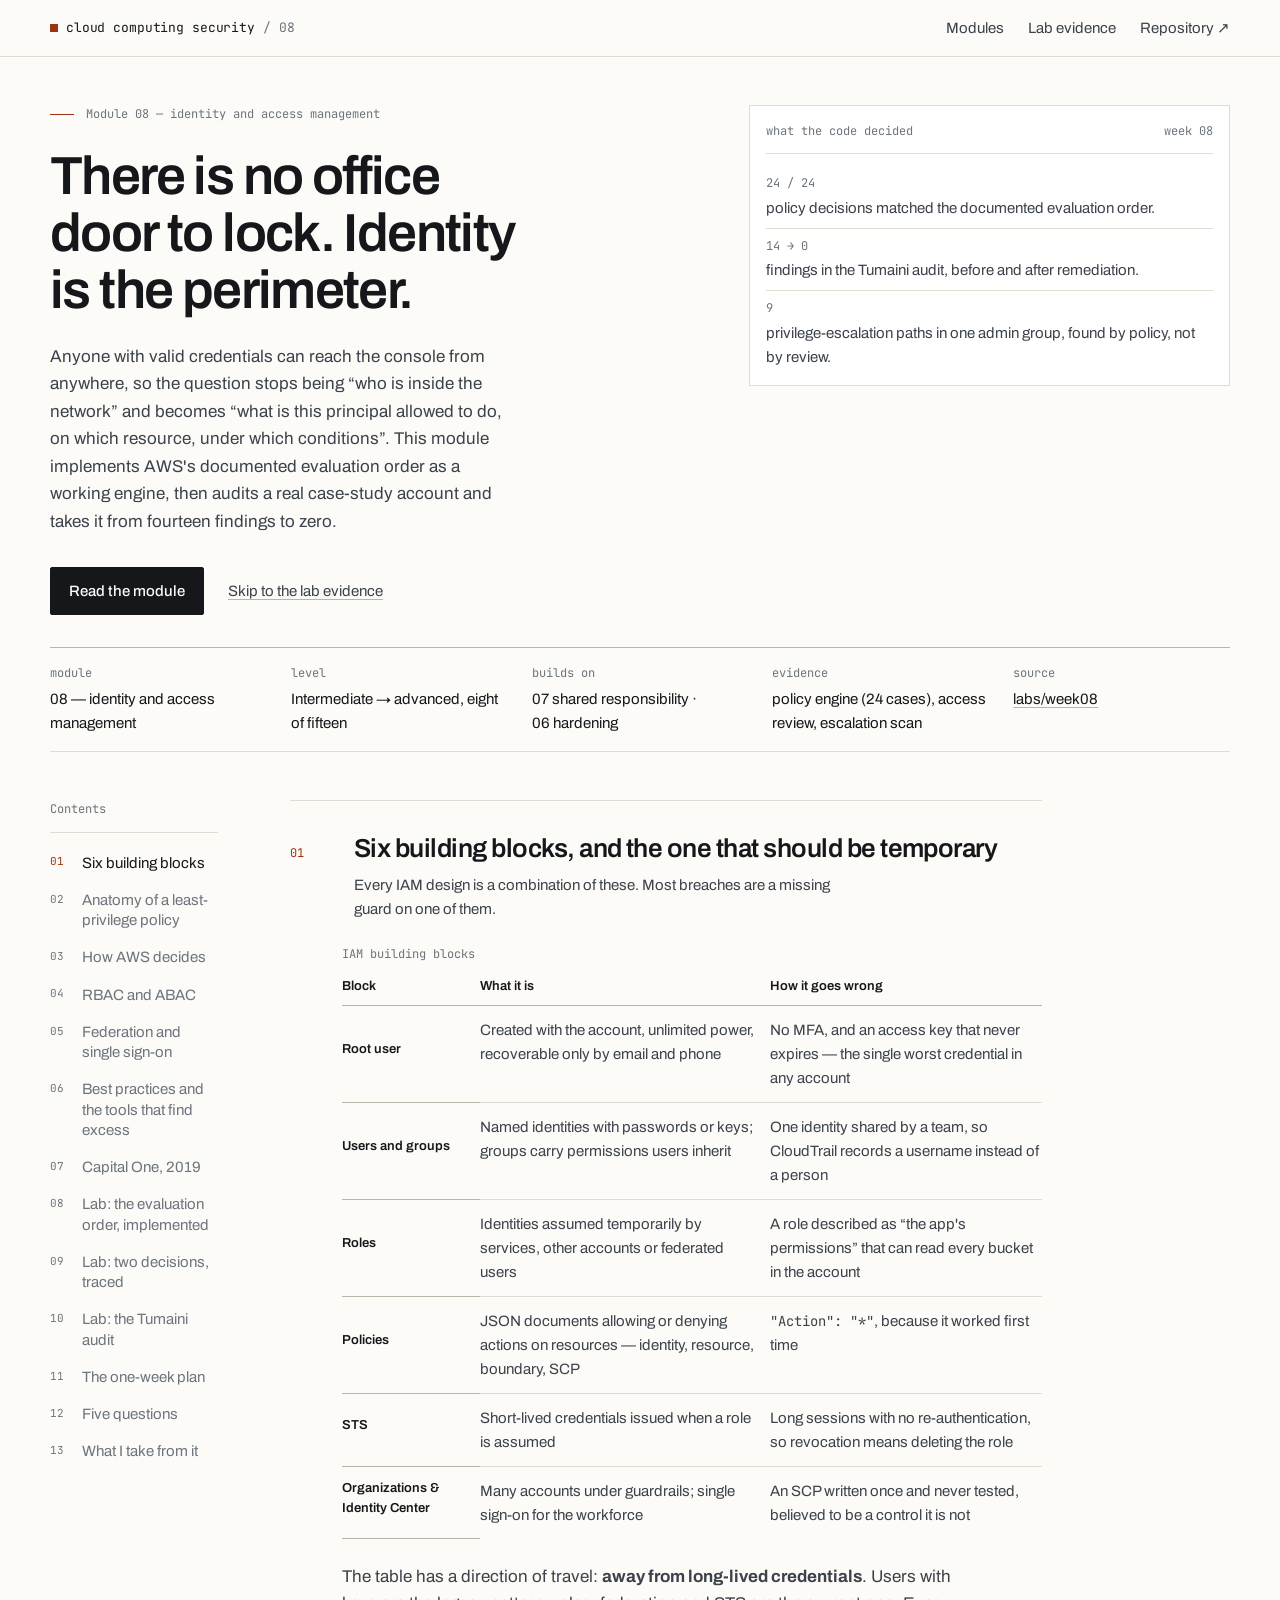
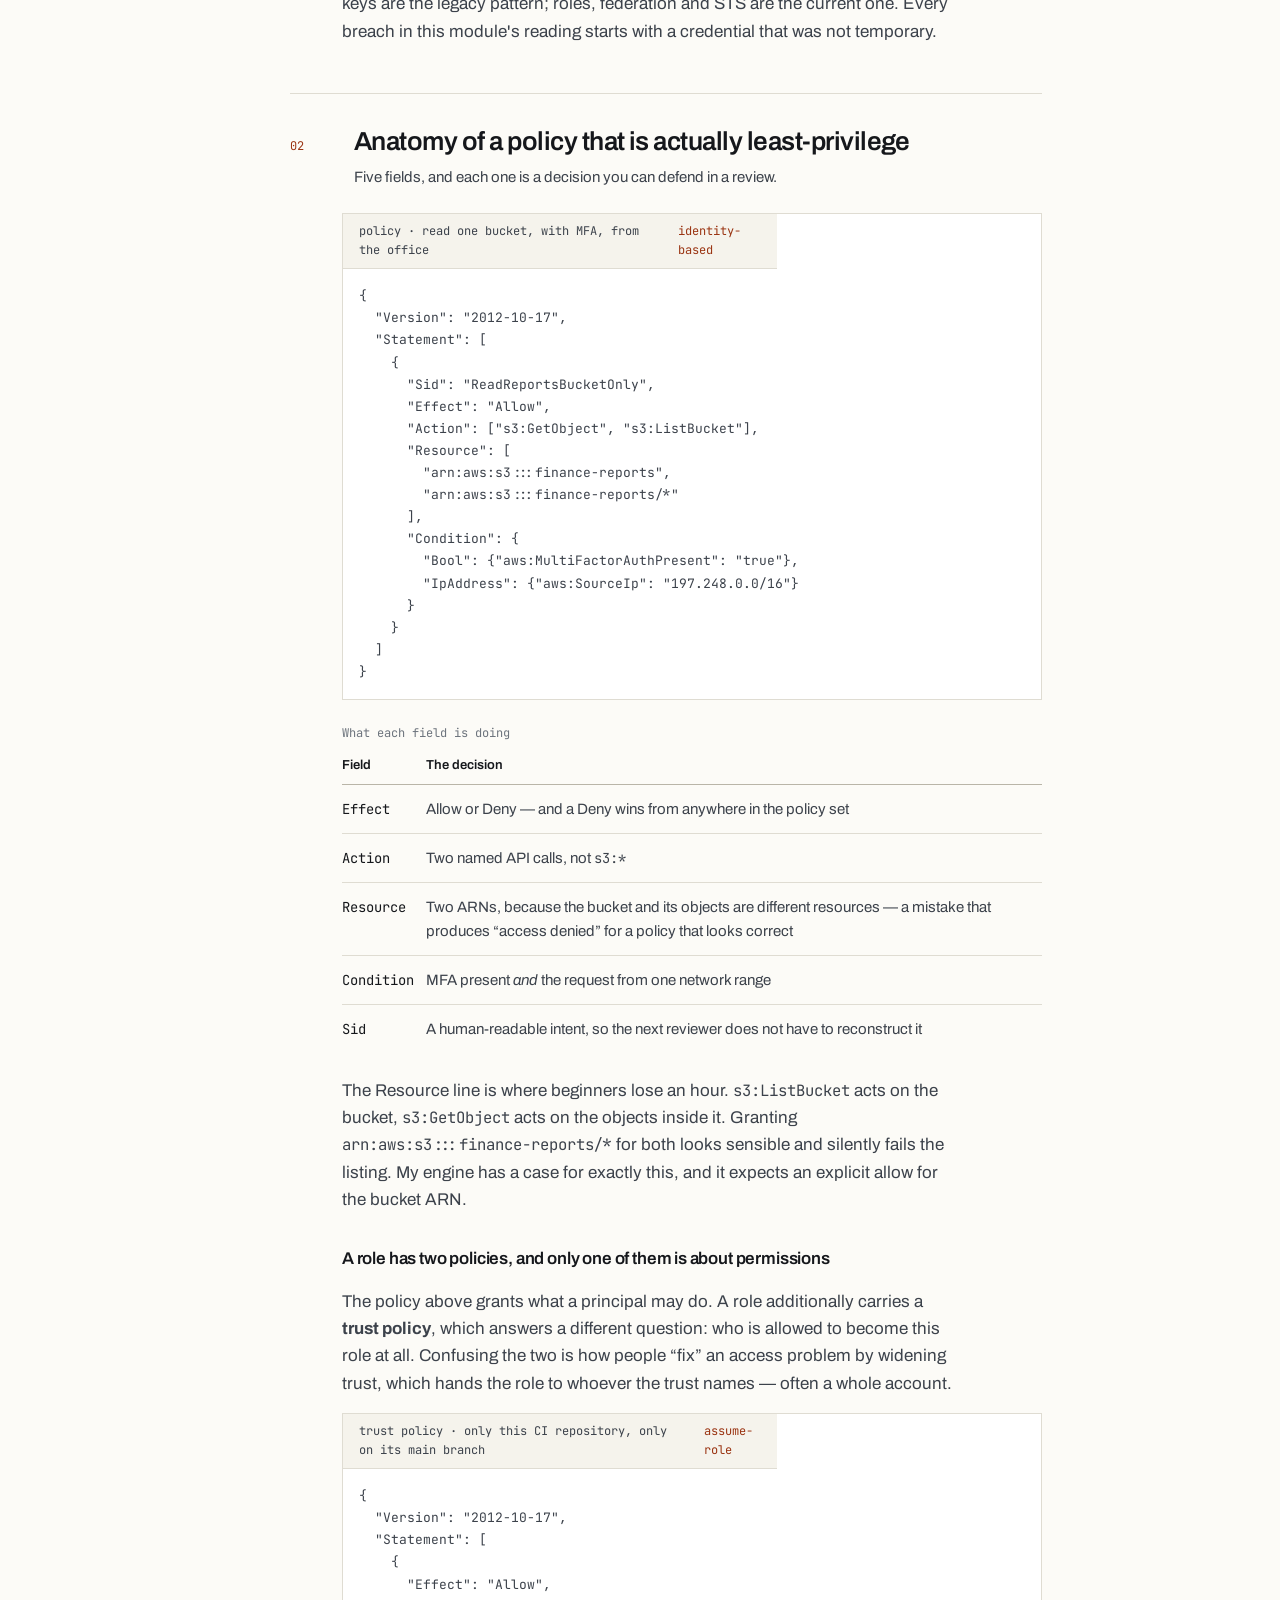
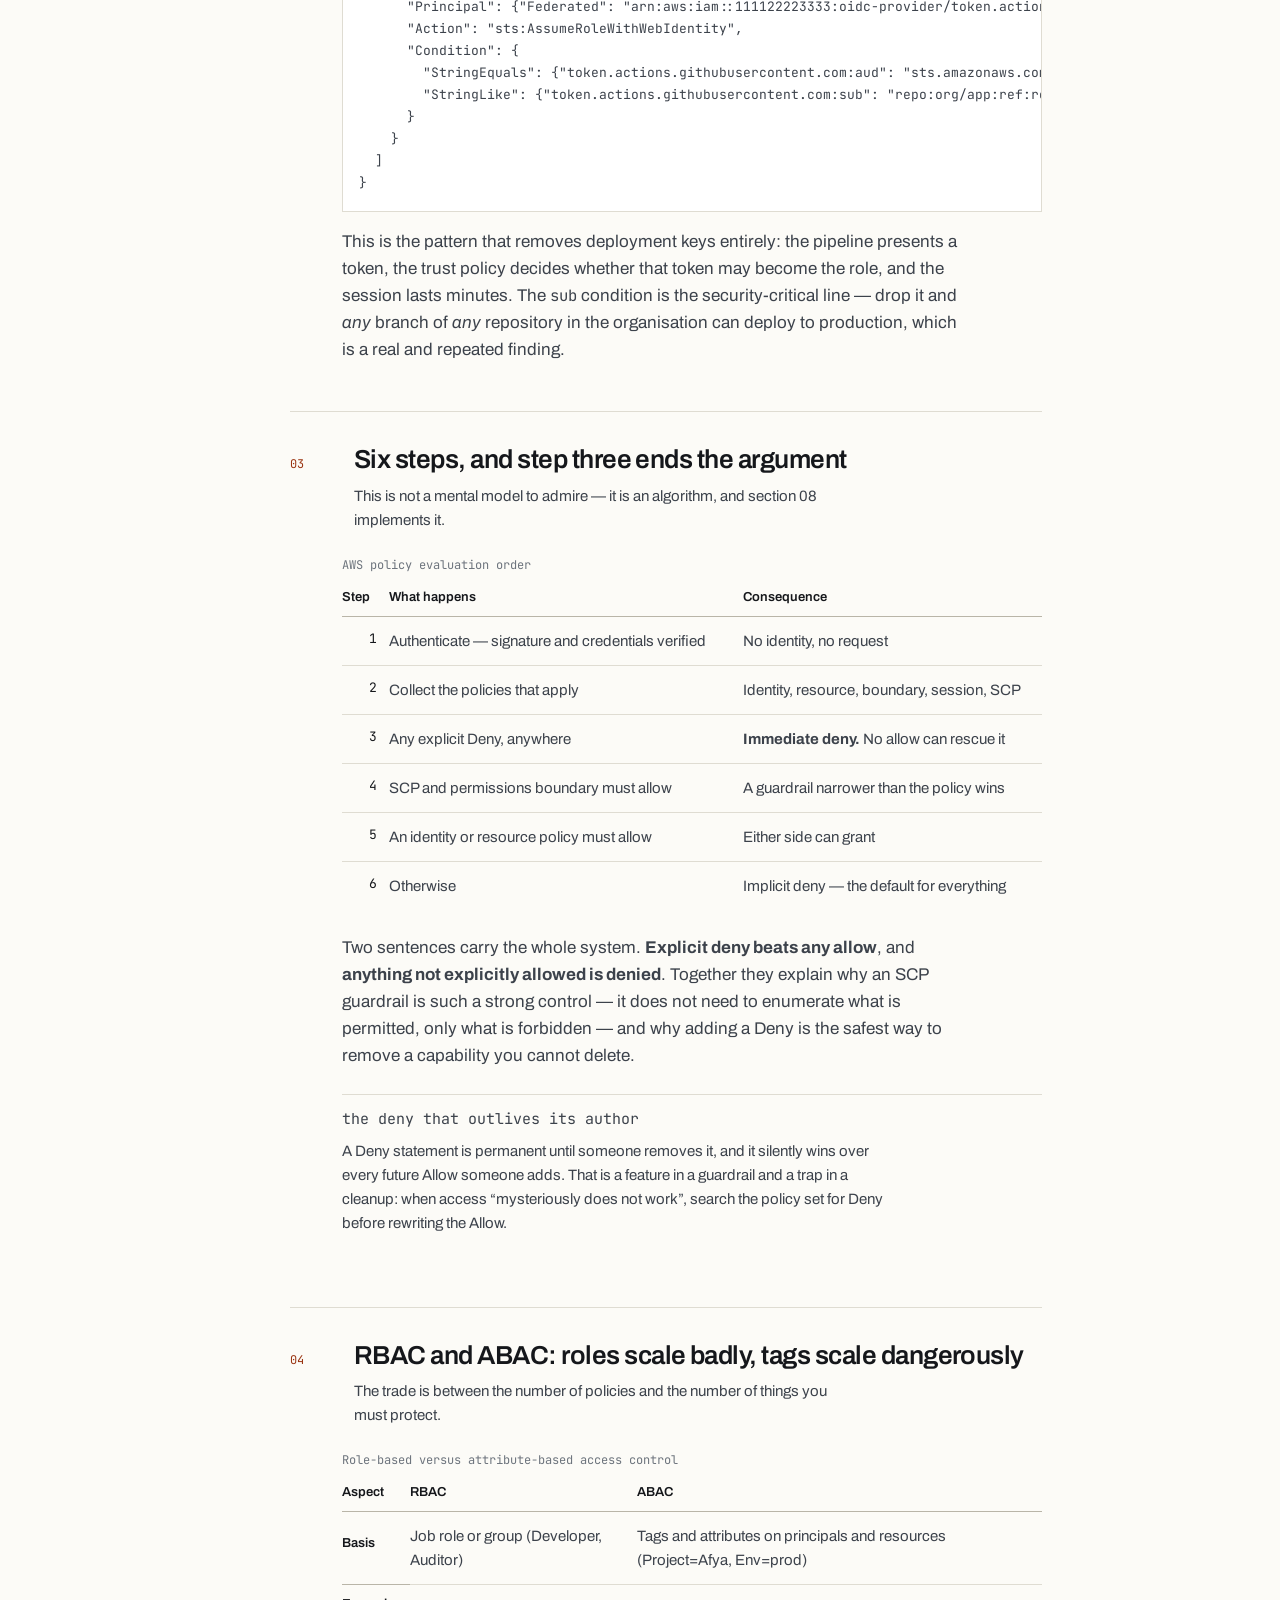
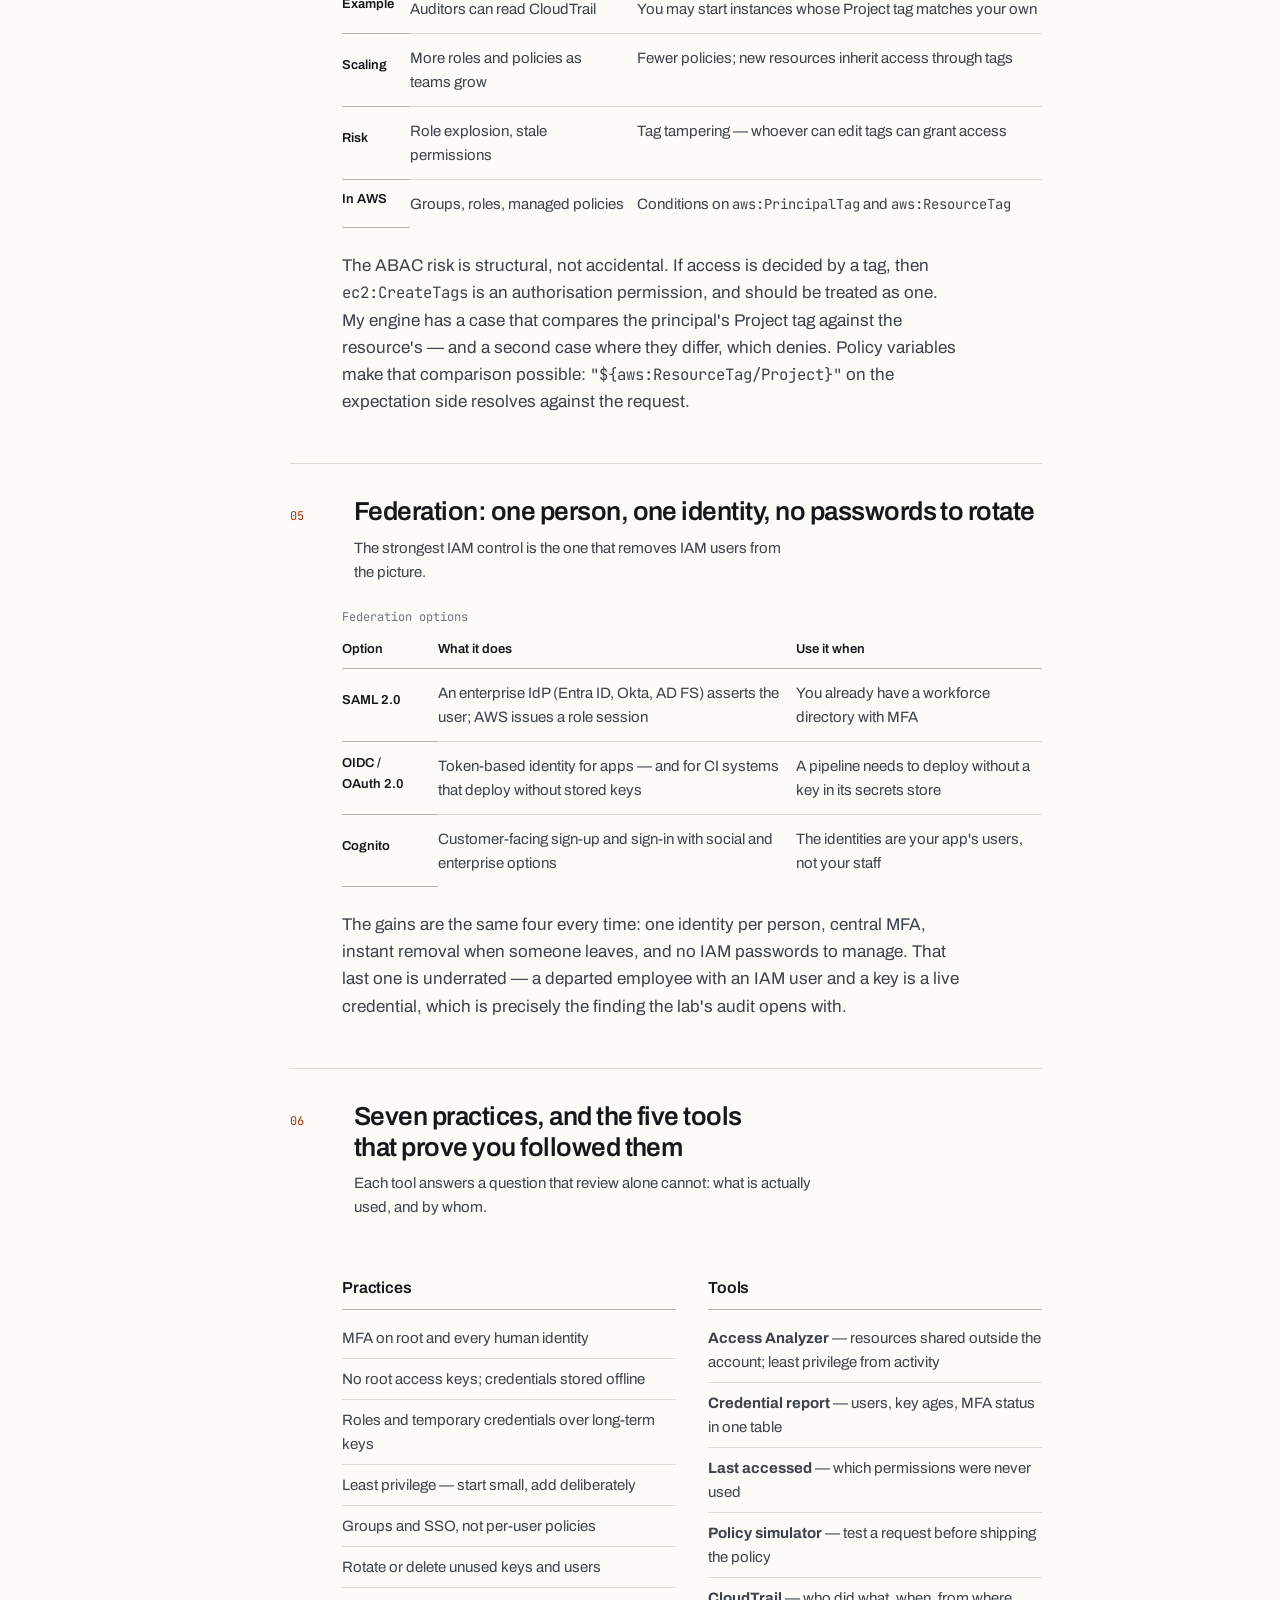
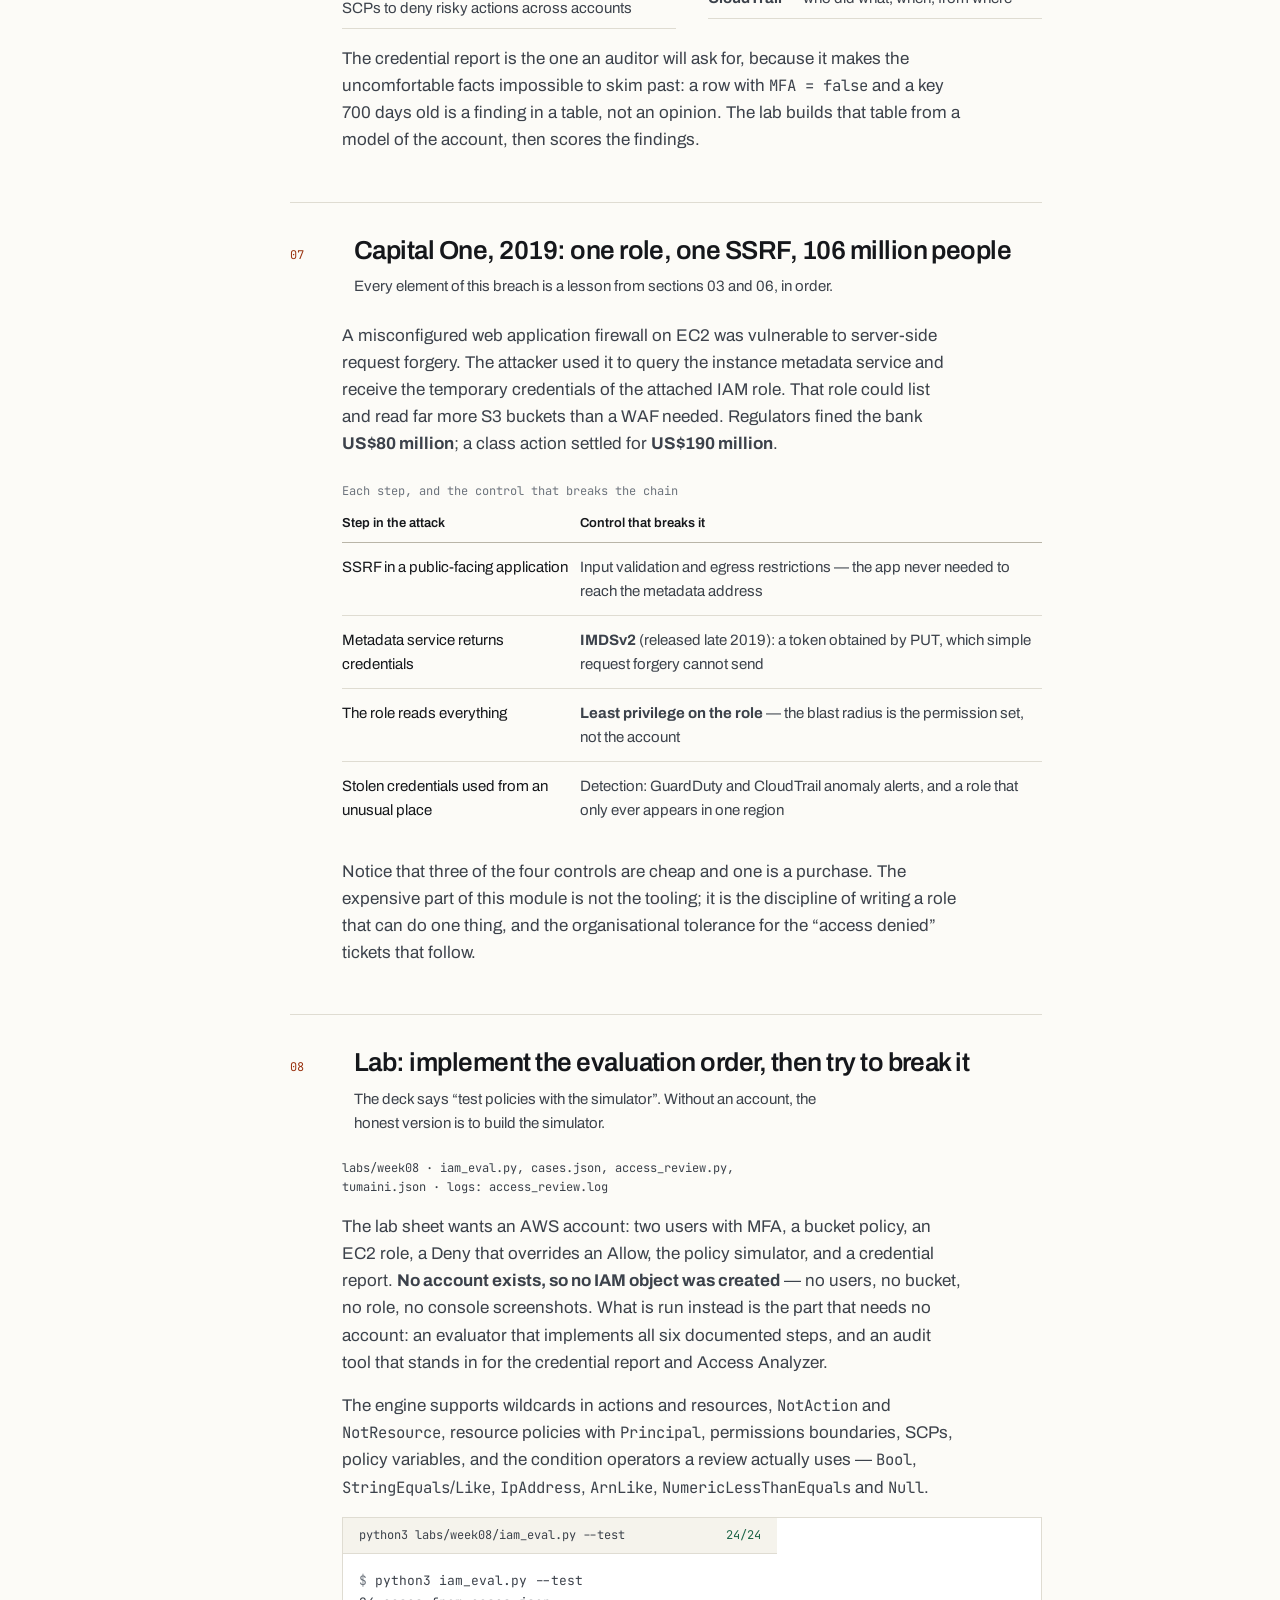
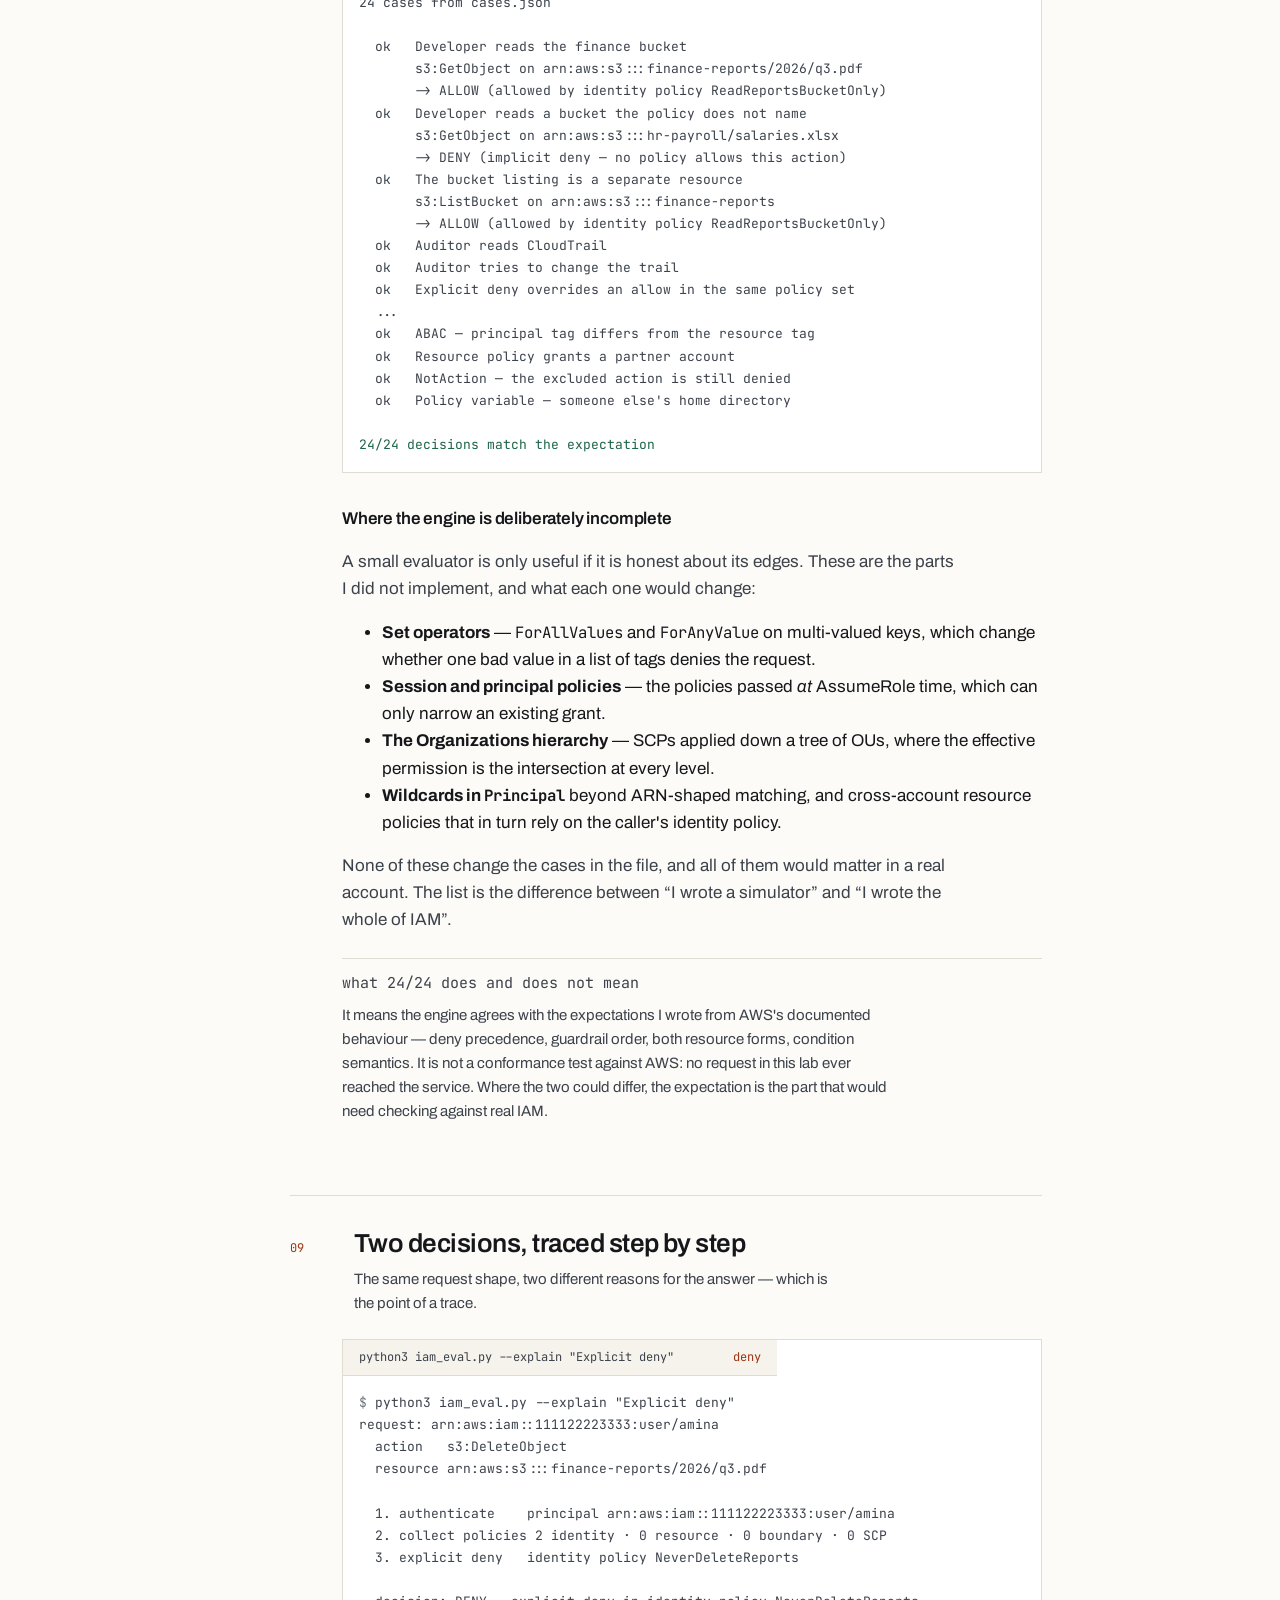
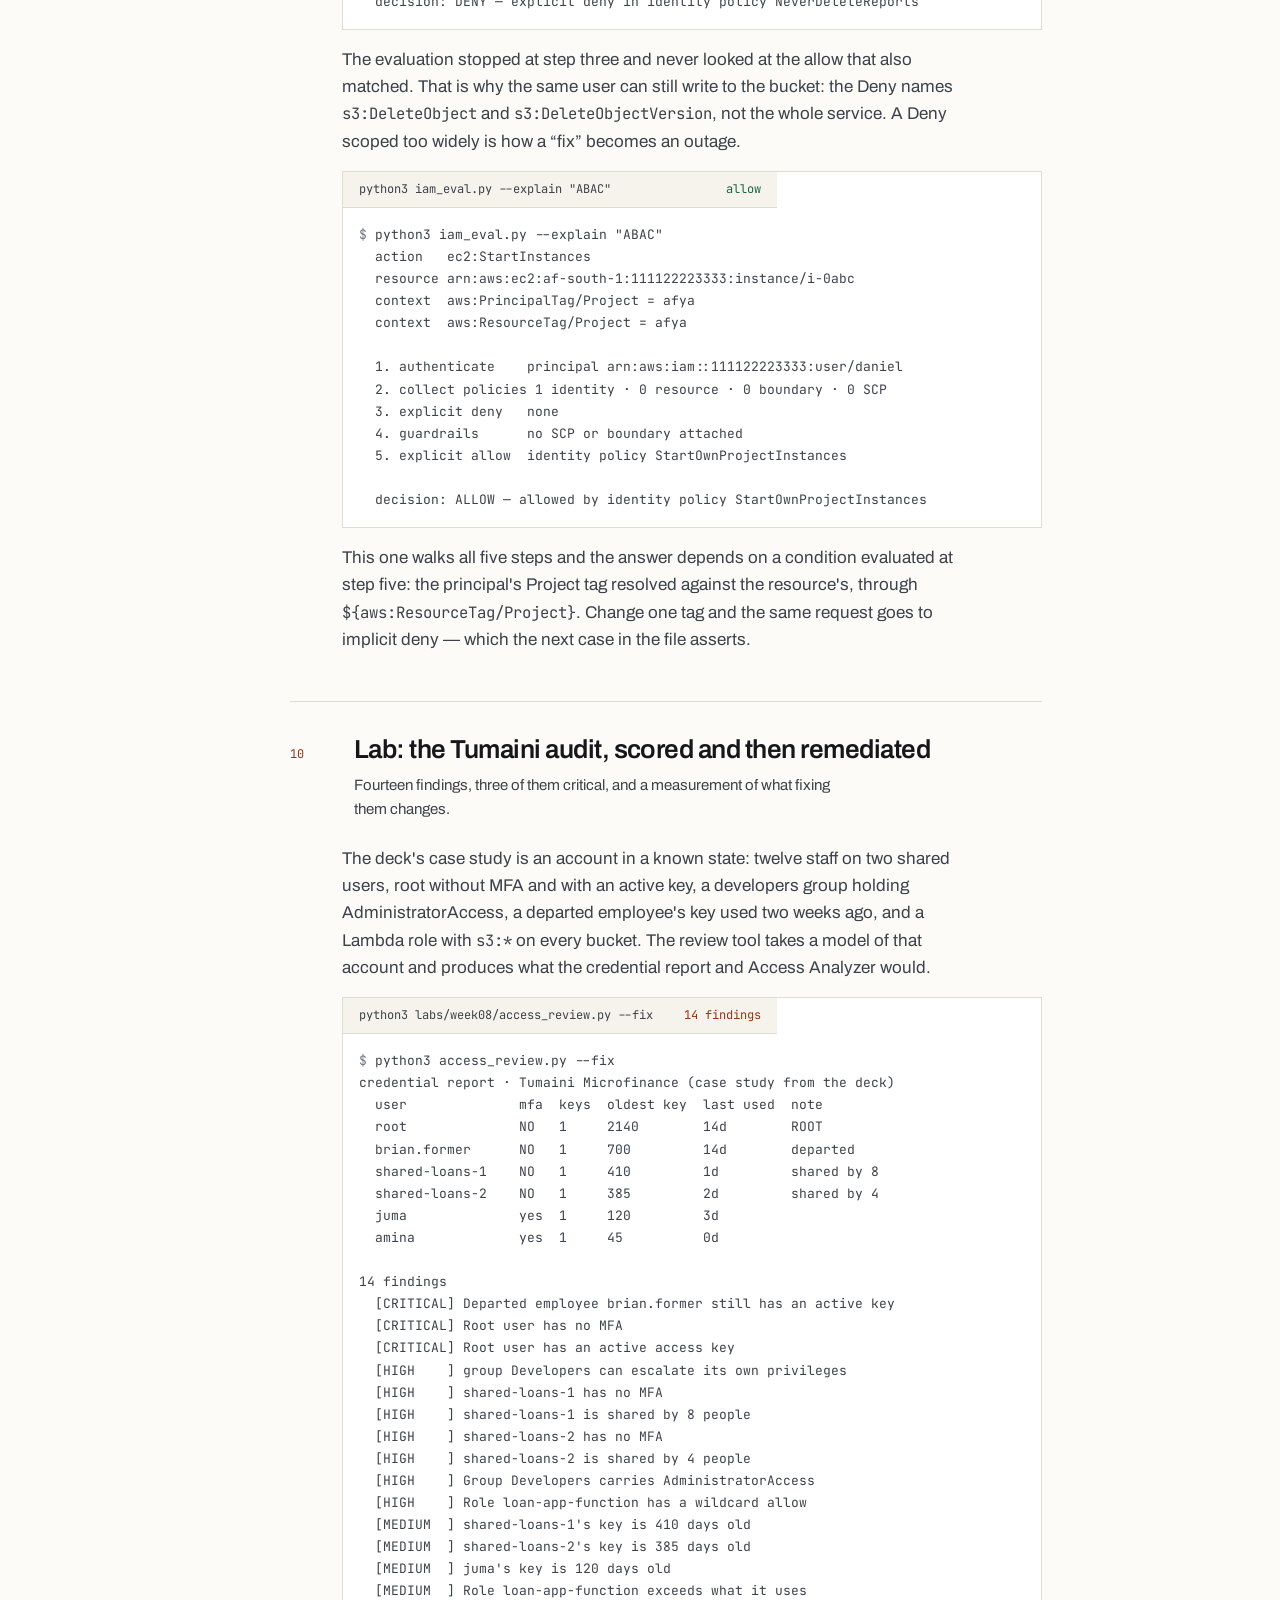
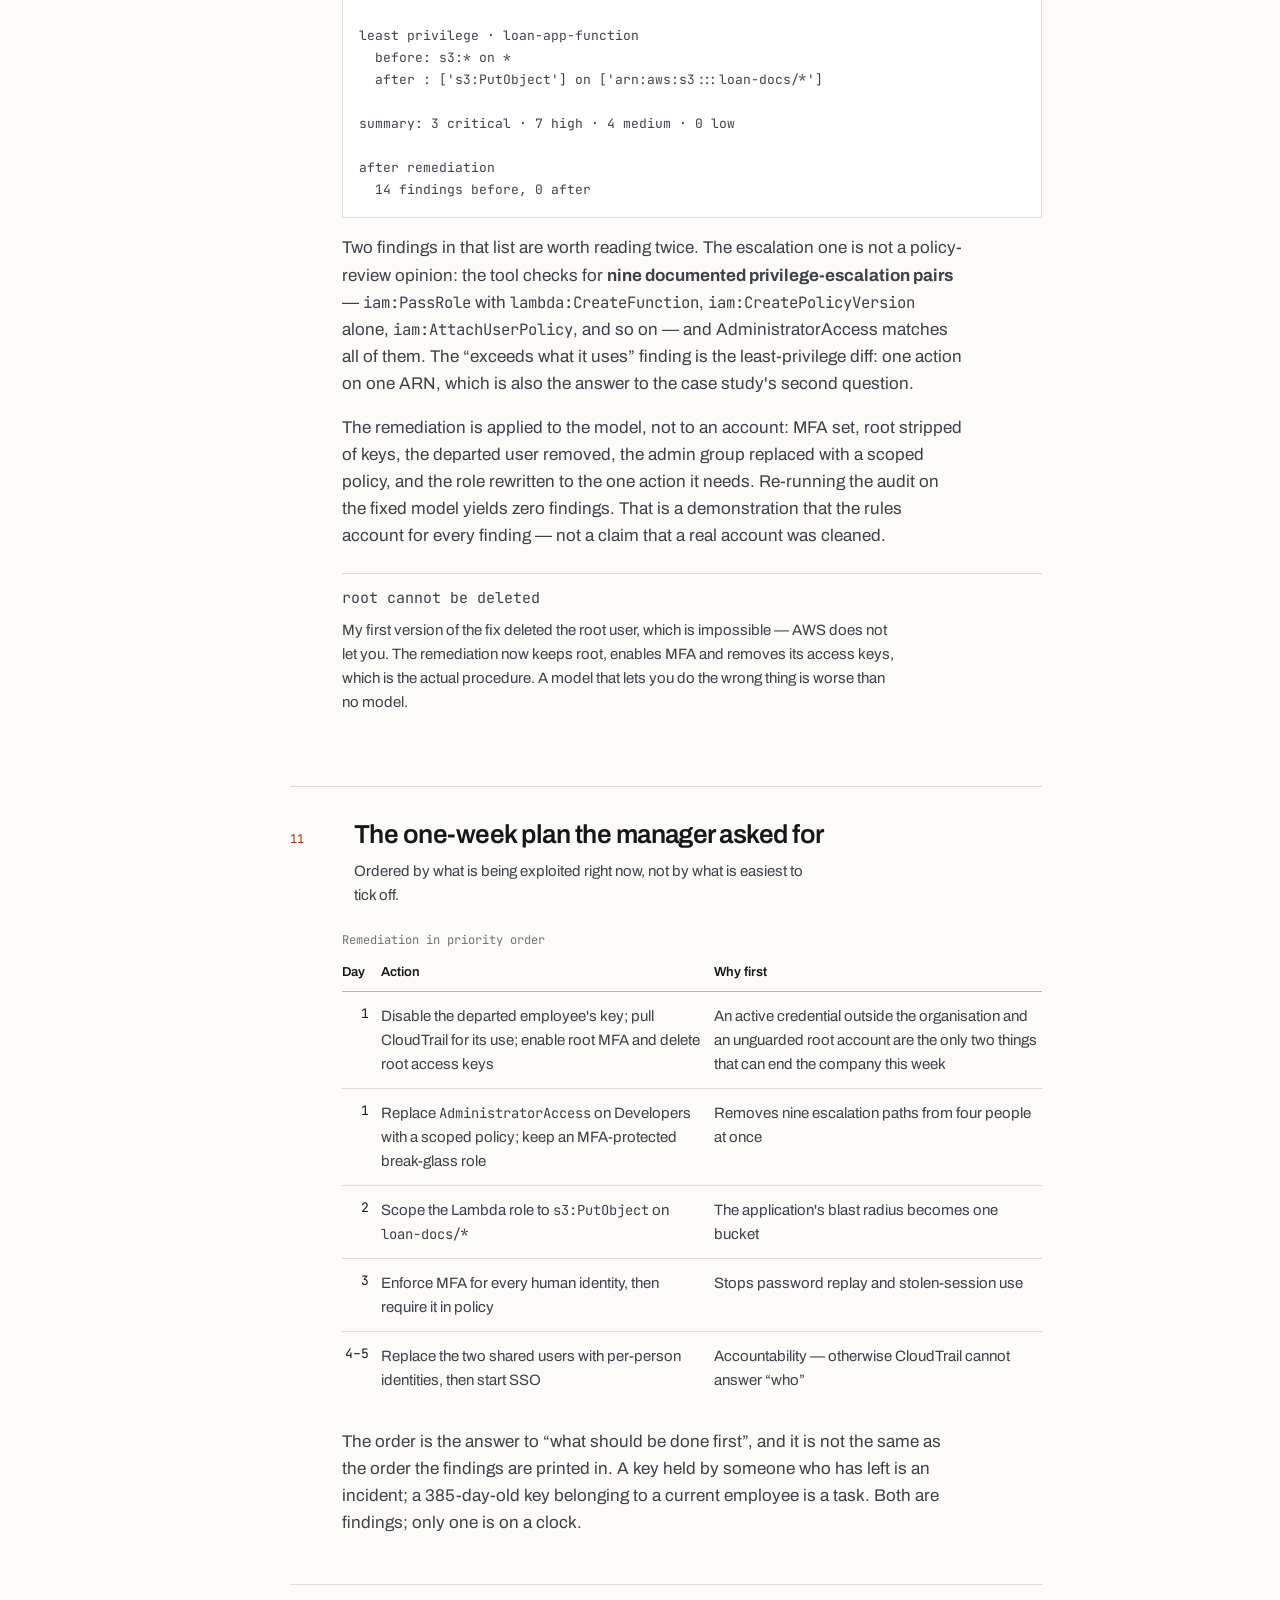
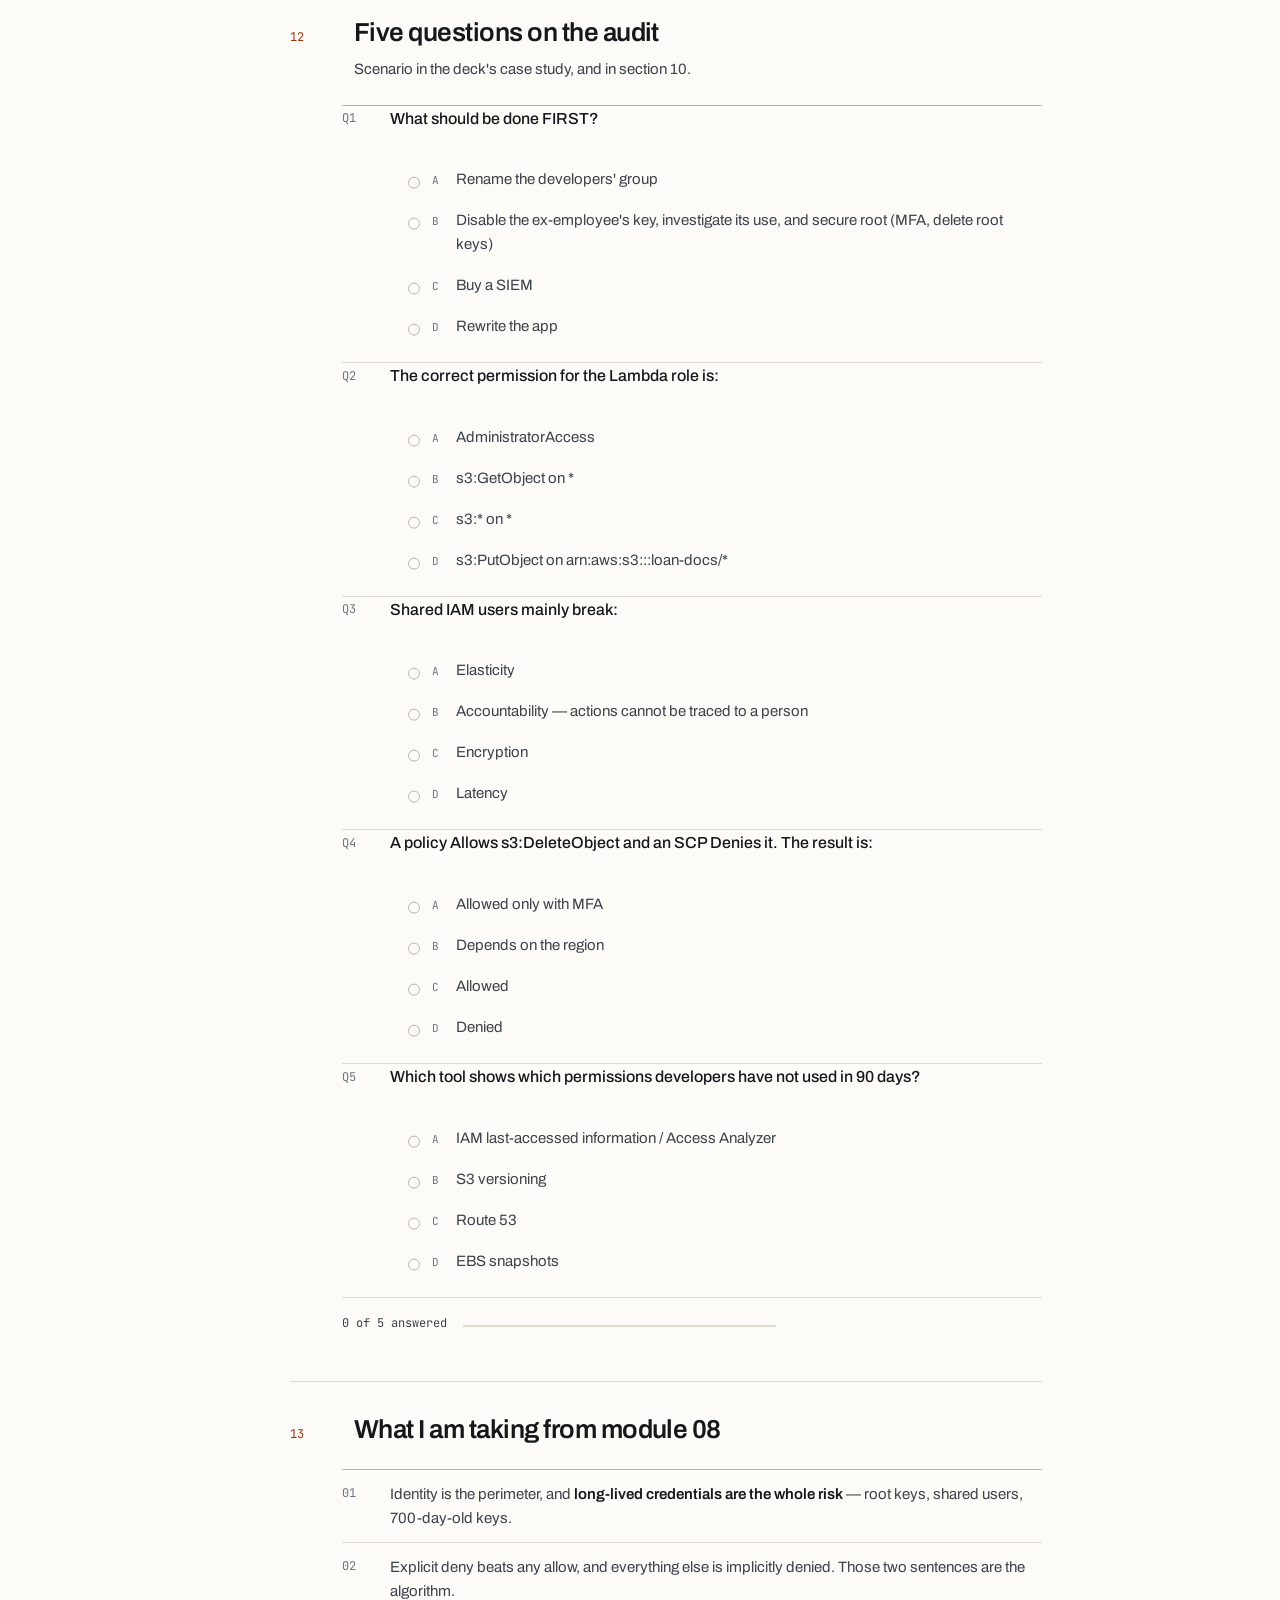
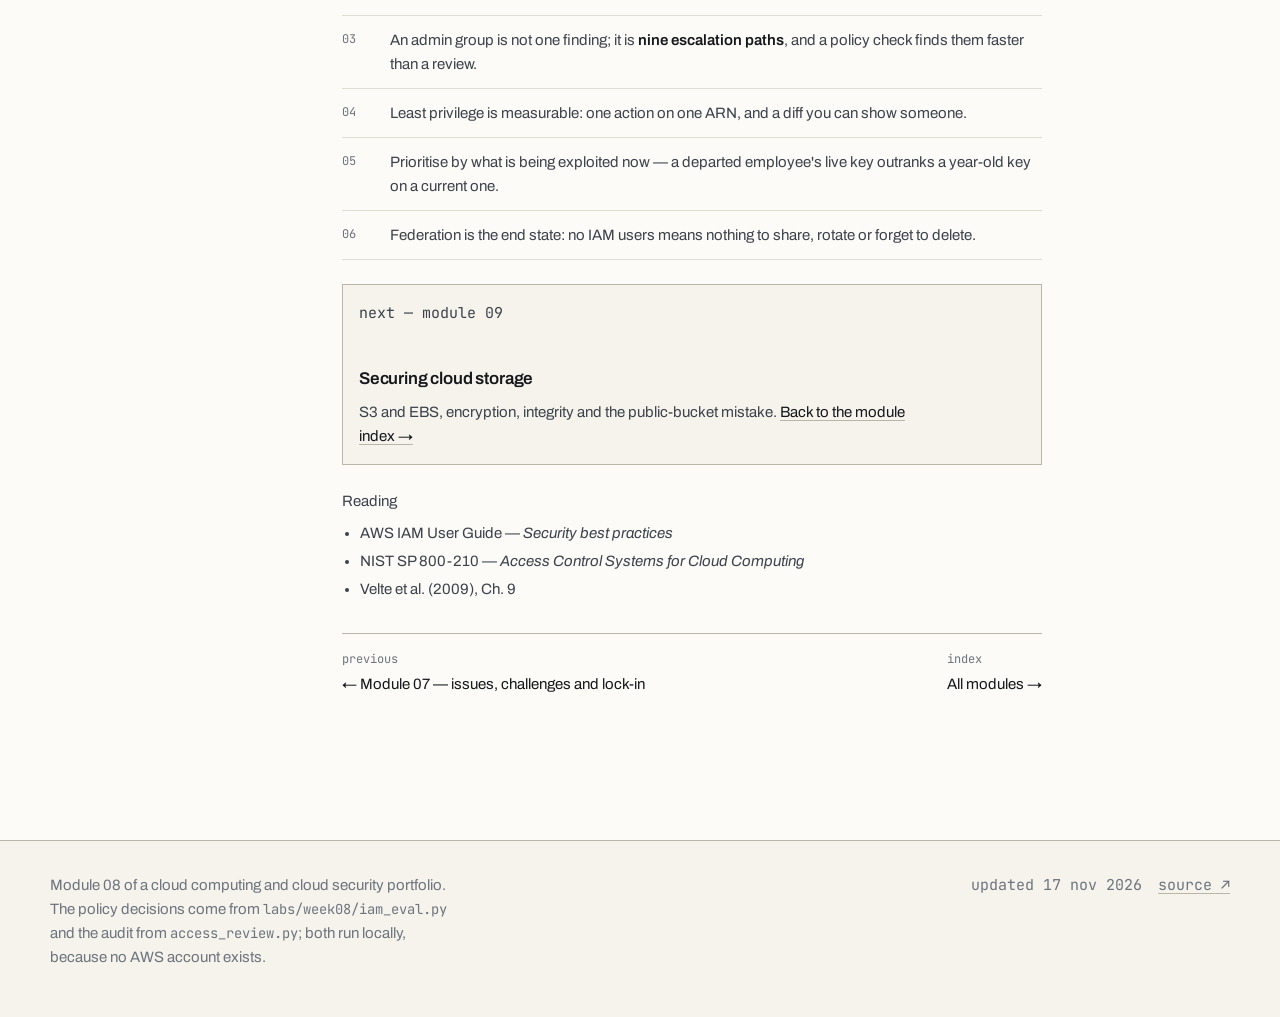
<file: module-08/index.html>
<!DOCTYPE html>
<html lang="en">
<head>
<meta charset="utf-8" />
<meta name="viewport" content="width=device-width, initial-scale=1" />
<title>Module 08 — Identity and access management with AWS IAM · Cloud computing security</title>
<meta name="description" content="IAM building blocks, least-privilege policy design, the documented evaluation order implemented as a working engine (24 cases), and an access review of the Tumaini audit that turns 14 findings into zero." />
<link rel="preconnect" href="https://fonts.googleapis.com" />
<link rel="preconnect" href="https://fonts.gstatic.com" crossorigin />
<link href="https://fonts.googleapis.com/css2?family=Archivo:wght@400;500;600&family=Newsreader:opsz,wght@6..72,400;6..72,500&family=JetBrains+Mono:wght@400;500&display=swap" rel="stylesheet" />
<link rel="stylesheet" href="../assets/css/styles.css" />
<link rel="icon" href="data:image/svg+xml,<svg xmlns='http://www.w3.org/2000/svg' viewBox='0 0 16 16'><rect width='16' height='16' fill='%2315171b'/><rect x='4' y='4' width='8' height='8' fill='%239a3412'/></svg>" />
</head>
<body id="top">
<a class="skip" href="#doc">Skip to contents</a>

<div class="progress" aria-hidden="true"><span class="progress__bar" id="progress"></span></div>

<header class="topbar">
  <div class="shell topbar__in">
    <a class="wordmark" href="../index.html"><span class="wordmark__mark" aria-hidden="true"></span>cloud computing security <span>/ 08</span></a>
    <nav class="topbar__nav" aria-label="Page">
      <a href="../index.html">Modules</a>
      <a href="#lab">Lab evidence</a>
      <a href="https://github.com/mmmmohammed/cloud-computing-security" target="_blank" rel="noopener">Repository ↗</a>
    </nav>
  </div>
</header>

<main>
  <!-- ======================================================== masthead === -->
  <section class="masthead shell" aria-labelledby="page-title">
    <div>
      <p class="kicker">Module 08 — identity and access management</p>
      <h1 id="page-title">There is no office door to lock. Identity is the perimeter.</h1>
      <p class="lede">
        Anyone with valid credentials can reach the console from anywhere, so the question stops being “who is
        inside the network” and becomes “what is this principal allowed to do, on which resource, under which
        conditions”. This module implements AWS's documented evaluation order as a working engine, then audits a
        real case-study account and takes it from fourteen findings to zero.
      </p>
      <div class="masthead__actions">
        <a class="btn" href="#blocks">Read the module</a>
        <a class="quiet-link" href="#lab">Skip to the lab evidence</a>
      </div>
    </div>

    <div class="masthead__aside">
      <div class="defcard">
        <div class="schematic__head"><span>what the code decided</span><span>week 08</span></div>
        <dl class="factlist">
          <div><dt>24 / 24</dt><dd>policy decisions matched the documented evaluation order.</dd></div>
          <div><dt>14 → 0</dt><dd>findings in the Tumaini audit, before and after remediation.</dd></div>
          <div><dt>9</dt><dd>privilege-escalation paths in one admin group, found by policy, not by review.</dd></div>
        </dl>
      </div>
    </div>
  </section>

  <!-- ===================================================== meta strip === -->
  <div class="shell">
    <dl class="meta-strip">
      <div>
        <dt>module</dt>
        <dd>08 — identity and access management</dd>
      </div>
      <div>
        <dt>level</dt>
        <dd>Intermediate → advanced, eight of fifteen</dd>
      </div>
      <div>
        <dt>builds on</dt>
        <dd>07 shared responsibility · 06 hardening</dd>
      </div>
      <div>
        <dt>evidence</dt>
        <dd>policy engine (24 cases), access review, escalation scan</dd>
      </div>
      <div>
        <dt>source</dt>
        <dd><a href="https://github.com/mmmmohammed/cloud-computing-security" target="_blank" rel="noopener">labs/week08</a></dd>
      </div>
    </dl>
  </div>

  <!-- =========================================================== doc ==== -->
  <div class="doc shell" id="doc">
    <aside class="toc" aria-label="Contents">
      <p class="toc__title">Contents</p>
      <ol class="toc__list">
        <li><a href="#blocks" data-spy><span>01</span>Six building blocks</a></li>
        <li><a href="#anatomy" data-spy><span>02</span>Anatomy of a least-privilege policy</a></li>
        <li><a href="#logic" data-spy><span>03</span>How AWS decides</a></li>
        <li><a href="#models" data-spy><span>04</span>RBAC and ABAC</a></li>
        <li><a href="#federation" data-spy><span>05</span>Federation and single sign-on</a></li>
        <li><a href="#practices" data-spy><span>06</span>Best practices and the tools that find excess</a></li>
        <li><a href="#capitalone" data-spy><span>07</span>Capital One, 2019</a></li>
        <li><a href="#lab" data-spy><span>08</span>Lab: the evaluation order, implemented</a></li>
        <li><a href="#traces" data-spy><span>09</span>Lab: two decisions, traced</a></li>
        <li><a href="#audit" data-spy><span>10</span>Lab: the Tumaini audit</a></li>
        <li><a href="#plane" data-spy><span>11</span>The one-week plan</a></li>
        <li><a href="#quiz" data-spy><span>12</span>Five questions</a></li>
        <li><a href="#takeaways" data-spy><span>13</span>What I take from it</a></li>
      </ol>
    </aside>

    <div class="doc__main">

      <details class="toc-mobile">
        <summary>Contents — 13 sections</summary>
        <ol class="toc__list">
          <li><a href="#blocks"><span>01</span>Six building blocks</a></li>
          <li><a href="#anatomy"><span>02</span>Anatomy of a least-privilege policy</a></li>
          <li><a href="#logic"><span>03</span>How AWS decides</a></li>
          <li><a href="#models"><span>04</span>RBAC and ABAC</a></li>
          <li><a href="#federation"><span>05</span>Federation and single sign-on</a></li>
          <li><a href="#practices"><span>06</span>Best practices and the tools that find excess</a></li>
          <li><a href="#capitalone"><span>07</span>Capital One, 2019</a></li>
          <li><a href="#lab"><span>08</span>Lab: the evaluation order, implemented</a></li>
          <li><a href="#traces"><span>09</span>Lab: two decisions, traced</a></li>
          <li><a href="#audit"><span>10</span>Lab: the Tumaini audit</a></li>
          <li><a href="#plane"><span>11</span>The one-week plan</a></li>
          <li><a href="#quiz"><span>12</span>Five questions</a></li>
          <li><a href="#takeaways"><span>13</span>What I take from it</a></li>
        </ol>
      </details>

      <!-- 01 ------------------------------------------------------------- -->
      <section class="sec" id="blocks" aria-labelledby="bl-h">
        <header class="sec-head">
          <p class="sec-idx">01</p>
          <div>
            <h2 id="bl-h">Six building blocks, and the one that should be temporary</h2>
            <p>Every IAM design is a combination of these. Most breaches are a missing guard on one of them.</p>
          </div>
        </header>
        <div class="sec-body">
          <div class="tbl-wrap">
            <table class="tbl">
              <caption>IAM building blocks</caption>
              <thead>
                <tr><th scope="col">Block</th><th scope="col">What it is</th><th scope="col">How it goes wrong</th></tr>
              </thead>
              <tbody>
                <tr><th scope="row">Root user</th><td>Created with the account, unlimited power, recoverable only by email and phone</td><td>No MFA, and an access key that never expires — the single worst credential in any account</td></tr>
                <tr><th scope="row">Users and groups</th><td>Named identities with passwords or keys; groups carry permissions users inherit</td><td>One identity shared by a team, so CloudTrail records a username instead of a person</td></tr>
                <tr><th scope="row">Roles</th><td>Identities assumed temporarily by services, other accounts or federated users</td><td>A role described as “the app's permissions” that can read every bucket in the account</td></tr>
                <tr><th scope="row">Policies</th><td>JSON documents allowing or denying actions on resources — identity, resource, boundary, SCP</td><td><span class="mono">"Action": "*"</span>, because it worked first time</td></tr>
                <tr><th scope="row">STS</th><td>Short-lived credentials issued when a role is assumed</td><td>Long sessions with no re-authentication, so revocation means deleting the role</td></tr>
                <tr><th scope="row">Organizations &amp; Identity Center</th><td>Many accounts under guardrails; single sign-on for the workforce</td><td>An SCP written once and never tested, believed to be a control it is not</td></tr>
              </tbody>
            </table>
          </div>

          <p>
            The table has a direction of travel: <b>away from long-lived credentials</b>. Users with keys are the
            legacy pattern; roles, federation and STS are the current one. Every breach in this module's reading
            starts with a credential that was not temporary.
          </p>
        </div>
      </section>

      <!-- 02 ------------------------------------------------------------- -->
      <section class="sec" id="anatomy" aria-labelledby="an-h">
        <header class="sec-head">
          <p class="sec-idx">02</p>
          <div>
            <h2 id="an-h">Anatomy of a policy that is actually least-privilege</h2>
            <p>Five fields, and each one is a decision you can defend in a review.</p>
          </div>
        </header>
        <div class="sec-body">
          <div class="code">
            <p class="code__head"><span>policy · read one bucket, with MFA, from the office</span><span class="code__tag">identity-based</span></p>
<pre>{
  "Version": "2012-10-17",
  "Statement": [
    {
      "Sid": "ReadReportsBucketOnly",
      "Effect": "Allow",
      "Action": ["s3:GetObject", "s3:ListBucket"],
      "Resource": [
        "arn:aws:s3:::finance-reports",
        "arn:aws:s3:::finance-reports/*"
      ],
      "Condition": {
        "Bool": {"aws:MultiFactorAuthPresent": "true"},
        "IpAddress": {"aws:SourceIp": "197.248.0.0/16"}
      }
    }
  ]
}</pre>
          </div>

          <div class="tbl-wrap">
            <table class="tbl">
              <caption>What each field is doing</caption>
              <thead>
                <tr><th scope="col">Field</th><th scope="col">The decision</th></tr>
              </thead>
              <tbody>
                <tr><td><span class="mono">Effect</span></td><td>Allow or Deny — and a Deny wins from anywhere in the policy set</td></tr>
                <tr><td><span class="mono">Action</span></td><td>Two named API calls, not <span class="mono">s3:*</span></td></tr>
                <tr><td><span class="mono">Resource</span></td><td>Two ARNs, because the bucket and its objects are different resources — a mistake that produces “access denied” for a policy that looks correct</td></tr>
                <tr><td><span class="mono">Condition</span></td><td>MFA present <em>and</em> the request from one network range</td></tr>
                <tr><td><span class="mono">Sid</span></td><td>A human-readable intent, so the next reviewer does not have to reconstruct it</td></tr>
              </tbody>
            </table>
          </div>

          <p>
            The Resource line is where beginners lose an hour. <span class="mono">s3:ListBucket</span> acts on the
            bucket, <span class="mono">s3:GetObject</span> acts on the objects inside it. Granting
            <span class="mono">arn:aws:s3:::finance-reports/*</span> for both looks sensible and silently fails the
            listing. My engine has a case for exactly this, and it expects an explicit allow for the bucket ARN.
          </p>

          <h3>A role has two policies, and only one of them is about permissions</h3>
          <p>
            The policy above grants what a principal may do. A role additionally carries a <b>trust policy</b>,
            which answers a different question: who is allowed to become this role at all. Confusing the two is how
            people “fix” an access problem by widening trust, which hands the role to whoever the trust names —
            often a whole account.
          </p>

          <div class="code">
            <p class="code__head"><span>trust policy · only this CI repository, only on its main branch</span><span class="code__tag">assume-role</span></p>
<pre>{
  "Version": "2012-10-17",
  "Statement": [
    {
      "Effect": "Allow",
      "Principal": {"Federated": "arn:aws:iam::111122223333:oidc-provider/token.actions.githubusercontent.com"},
      "Action": "sts:AssumeRoleWithWebIdentity",
      "Condition": {
        "StringEquals": {"token.actions.githubusercontent.com:aud": "sts.amazonaws.com"},
        "StringLike": {"token.actions.githubusercontent.com:sub": "repo:org/app:ref:refs/heads/main"}
      }
    }
  ]
}</pre>
          </div>

          <p>
            This is the pattern that removes deployment keys entirely: the pipeline presents a token, the trust
            policy decides whether that token may become the role, and the session lasts minutes. The
            <span class="mono">sub</span> condition is the security-critical line — drop it and <em>any</em> branch
            of <em>any</em> repository in the organisation can deploy to production, which is a real and repeated
            finding.
          </p>
        </div>
      </section>

      <!-- 03 ------------------------------------------------------------- -->
      <section class="sec" id="logic" aria-labelledby="lg-h">
        <header class="sec-head">
          <p class="sec-idx">03</p>
          <div>
            <h2 id="lg-h">Six steps, and step three ends the argument</h2>
            <p>This is not a mental model to admire — it is an algorithm, and section 08 implements it.</p>
          </div>
        </header>
        <div class="sec-body">
          <div class="tbl-wrap">
            <table class="tbl">
              <caption>AWS policy evaluation order</caption>
              <thead>
                <tr><th scope="col">Step</th><th scope="col">What happens</th><th scope="col">Consequence</th></tr>
              </thead>
              <tbody>
                <tr><td class="num">1</td><td>Authenticate — signature and credentials verified</td><td>No identity, no request</td></tr>
                <tr><td class="num">2</td><td>Collect the policies that apply</td><td>Identity, resource, boundary, session, SCP</td></tr>
                <tr><td class="num">3</td><td>Any explicit Deny, anywhere</td><td><b>Immediate deny.</b> No allow can rescue it</td></tr>
                <tr><td class="num">4</td><td>SCP and permissions boundary must allow</td><td>A guardrail narrower than the policy wins</td></tr>
                <tr><td class="num">5</td><td>An identity or resource policy must allow</td><td>Either side can grant</td></tr>
                <tr><td class="num">6</td><td>Otherwise</td><td>Implicit deny — the default for everything</td></tr>
              </tbody>
            </table>
          </div>

          <p>
            Two sentences carry the whole system. <b>Explicit deny beats any allow</b>, and <b>anything not
            explicitly allowed is denied</b>. Together they explain why an SCP guardrail is such a strong control —
            it does not need to enumerate what is permitted, only what is forbidden — and why adding a Deny is the
            safest way to remove a capability you cannot delete.
          </p>

          <aside class="note">
            <p class="note__label">the deny that outlives its author</p>
            <p>
              A Deny statement is permanent until someone removes it, and it silently wins over every future
              Allow someone adds. That is a feature in a guardrail and a trap in a cleanup: when access “mysteriously
              does not work”, search the policy set for Deny before rewriting the Allow.
            </p>
          </aside>
        </div>
      </section>

      <!-- 04 ------------------------------------------------------------- -->
      <section class="sec" id="models" aria-labelledby="md-h">
        <header class="sec-head">
          <p class="sec-idx">04</p>
          <div>
            <h2 id="md-h">RBAC and ABAC: roles scale badly, tags scale dangerously</h2>
            <p>The trade is between the number of policies and the number of things you must protect.</p>
          </div>
        </header>
        <div class="sec-body">
          <div class="tbl-wrap">
            <table class="tbl">
              <caption>Role-based versus attribute-based access control</caption>
              <thead>
                <tr><th scope="col">Aspect</th><th scope="col">RBAC</th><th scope="col">ABAC</th></tr>
              </thead>
              <tbody>
                <tr><th scope="row">Basis</th><td>Job role or group (Developer, Auditor)</td><td>Tags and attributes on principals and resources (Project=Afya, Env=prod)</td></tr>
                <tr><th scope="row">Example</th><td>Auditors can read CloudTrail</td><td>You may start instances whose Project tag matches your own</td></tr>
                <tr><th scope="row">Scaling</th><td>More roles and policies as teams grow</td><td>Fewer policies; new resources inherit access through tags</td></tr>
                <tr><th scope="row">Risk</th><td>Role explosion, stale permissions</td><td>Tag tampering — whoever can edit tags can grant access</td></tr>
                <tr><th scope="row">In AWS</th><td>Groups, roles, managed policies</td><td>Conditions on <span class="mono">aws:PrincipalTag</span> and <span class="mono">aws:ResourceTag</span></td></tr>
              </tbody>
            </table>
          </div>

          <p>
            The ABAC risk is structural, not accidental. If access is decided by a tag, then
            <span class="mono">ec2:CreateTags</span> is an authorisation permission, and should be treated as one.
            My engine has a case that compares the principal's Project tag against the resource's — and a second
            case where they differ, which denies. Policy variables make that comparison possible:
            <span class="mono">"${aws:ResourceTag/Project}"</span> on the expectation side resolves against the
            request.
          </p>
        </div>
      </section>

      <!-- 05 ------------------------------------------------------------- -->
      <section class="sec" id="federation" aria-labelledby="fd-h">
        <header class="sec-head">
          <p class="sec-idx">05</p>
          <div>
            <h2 id="fd-h">Federation: one person, one identity, no passwords to rotate</h2>
            <p>The strongest IAM control is the one that removes IAM users from the picture.</p>
          </div>
        </header>
        <div class="sec-body">
          <div class="tbl-wrap">
            <table class="tbl">
              <caption>Federation options</caption>
              <thead>
                <tr><th scope="col">Option</th><th scope="col">What it does</th><th scope="col">Use it when</th></tr>
              </thead>
              <tbody>
                <tr><th scope="row">SAML 2.0</th><td>An enterprise IdP (Entra ID, Okta, AD FS) asserts the user; AWS issues a role session</td><td>You already have a workforce directory with MFA</td></tr>
                <tr><th scope="row">OIDC / OAuth 2.0</th><td>Token-based identity for apps — and for CI systems that deploy without stored keys</td><td>A pipeline needs to deploy without a key in its secrets store</td></tr>
                <tr><th scope="row">Cognito</th><td>Customer-facing sign-up and sign-in with social and enterprise options</td><td>The identities are your app's users, not your staff</td></tr>
              </tbody>
            </table>
          </div>

          <p>
            The gains are the same four every time: one identity per person, central MFA, instant removal when
            someone leaves, and no IAM passwords to manage. That last one is underrated — a departed employee with
            an IAM user and a key is a live credential, which is precisely the finding the lab's audit opens with.
          </p>
        </div>
      </section>

      <!-- 06 ------------------------------------------------------------- -->
      <section class="sec" id="practices" aria-labelledby="pr-h">
        <header class="sec-head">
          <p class="sec-idx">06</p>
          <div>
            <h2 id="pr-h">Seven practices, and the five tools that prove you followed them</h2>
            <p>Each tool answers a question that review alone cannot: what is actually used, and by whom.</p>
          </div>
        </header>
        <div class="sec-body">
          <div class="split">
            <div>
              <h3>Practices</h3>
              <ul>
                <li>MFA on root and every human identity</li>
                <li>No root access keys; credentials stored offline</li>
                <li>Roles and temporary credentials over long-term keys</li>
                <li>Least privilege — start small, add deliberately</li>
                <li>Groups and SSO, not per-user policies</li>
                <li>Rotate or delete unused keys and users</li>
                <li>SCPs to deny risky actions across accounts</li>
              </ul>
            </div>
            <div>
              <h3>Tools</h3>
              <ul>
                <li><b>Access Analyzer</b> — resources shared outside the account; least privilege from activity</li>
                <li><b>Credential report</b> — users, key ages, MFA status in one table</li>
                <li><b>Last accessed</b> — which permissions were never used</li>
                <li><b>Policy simulator</b> — test a request before shipping the policy</li>
                <li><b>CloudTrail</b> — who did what, when, from where</li>
              </ul>
            </div>
          </div>

          <p>
            The credential report is the one an auditor will ask for, because it makes the uncomfortable facts
            impossible to skim past: a row with <span class="mono">MFA = false</span> and a key 700 days old is a
            finding in a table, not an opinion. The lab builds that table from a model of the account, then scores
            the findings.
          </p>
        </div>
      </section>

      <!-- 07 ------------------------------------------------------------- -->
      <section class="sec" id="capitalone" aria-labelledby="co-h">
        <header class="sec-head">
          <p class="sec-idx">07</p>
          <div>
            <h2 id="co-h">Capital One, 2019: one role, one SSRF, 106 million people</h2>
            <p>Every element of this breach is a lesson from sections 03 and 06, in order.</p>
          </div>
        </header>
        <div class="sec-body">
          <p>
            A misconfigured web application firewall on EC2 was vulnerable to server-side request forgery. The
            attacker used it to query the instance metadata service and receive the temporary credentials of the
            attached IAM role. That role could list and read far more S3 buckets than a WAF needed. Regulators
            fined the bank <b>US$80 million</b>; a class action settled for <b>US$190 million</b>.
          </p>

          <div class="tbl-wrap">
            <table class="tbl">
              <caption>Each step, and the control that breaks the chain</caption>
              <thead>
                <tr><th scope="col">Step in the attack</th><th scope="col">Control that breaks it</th></tr>
              </thead>
              <tbody>
                <tr><td>SSRF in a public-facing application</td><td>Input validation and egress restrictions — the app never needed to reach the metadata address</td></tr>
                <tr><td>Metadata service returns credentials</td><td><b>IMDSv2</b> (released late 2019): a token obtained by PUT, which simple request forgery cannot send</td></tr>
                <tr><td>The role reads everything</td><td><b>Least privilege on the role</b> — the blast radius is the permission set, not the account</td></tr>
                <tr><td>Stolen credentials used from an unusual place</td><td>Detection: GuardDuty and CloudTrail anomaly alerts, and a role that only ever appears in one region</td></tr>
              </tbody>
            </table>
          </div>

          <p>
            Notice that three of the four controls are cheap and one is a purchase. The expensive part of this
            module is not the tooling; it is the discipline of writing a role that can do one thing, and the
            organisational tolerance for the “access denied” tickets that follow.
          </p>
        </div>
      </section>

      <!-- 08 ------------------------------------------------------------- -->
      <section class="sec" id="lab" aria-labelledby="lab-h">
        <header class="sec-head">
          <p class="sec-idx">08</p>
          <div>
            <h2 id="lab-h">Lab: implement the evaluation order, then try to break it</h2>
            <p>The deck says “test policies with the simulator”. Without an account, the honest version is to build the simulator.</p>
          </div>
        </header>
        <div class="sec-body">
          <p class="file-path">labs/week08 · iam_eval.py, cases.json, access_review.py, tumaini.json · logs: access_review.log</p>

          <p>
            The lab sheet wants an AWS account: two users with MFA, a bucket policy, an EC2 role, a Deny that
            overrides an Allow, the policy simulator, and a credential report. <b>No account exists, so no IAM
            object was created</b> — no users, no bucket, no role, no console screenshots. What is run instead is
            the part that needs no account: an evaluator that implements all six documented steps, and an audit
            tool that stands in for the credential report and Access Analyzer.
          </p>

          <p>
            The engine supports wildcards in actions and resources, <span class="mono">NotAction</span> and
            <span class="mono">NotResource</span>, resource policies with <span class="mono">Principal</span>,
            permissions boundaries, SCPs, policy variables, and the condition operators a review actually uses —
            <span class="mono">Bool</span>, <span class="mono">StringEquals</span>/<span class="mono">Like</span>,
            <span class="mono">IpAddress</span>, <span class="mono">ArnLike</span>,
            <span class="mono">NumericLessThanEquals</span> and <span class="mono">Null</span>.
          </p>

          <div class="code">
            <p class="code__head"><span>python3 labs/week08/iam_eval.py --test</span><span class="code__tag code__tag--ok">24/24</span></p>
<pre><span class="c-prompt">$</span> python3 iam_eval.py --test
24 cases from cases.json

  ok   Developer reads the finance bucket
       s3:GetObject on arn:aws:s3:::finance-reports/2026/q3.pdf
       -&gt; ALLOW (allowed by identity policy ReadReportsBucketOnly)
  ok   Developer reads a bucket the policy does not name
       s3:GetObject on arn:aws:s3:::hr-payroll/salaries.xlsx
       -&gt; DENY (implicit deny — no policy allows this action)
  ok   The bucket listing is a separate resource
       s3:ListBucket on arn:aws:s3:::finance-reports
       -&gt; ALLOW (allowed by identity policy ReadReportsBucketOnly)
  ok   Auditor reads CloudTrail
  ok   Auditor tries to change the trail
  ok   Explicit deny overrides an allow in the same policy set
  ...
  ok   ABAC — principal tag differs from the resource tag
  ok   Resource policy grants a partner account
  ok   NotAction — the excluded action is still denied
  ok   Policy variable — someone else's home directory

<span class="c-ok">24/24 decisions match the expectation</span></pre>
          </div>

          <h3>Where the engine is deliberately incomplete</h3>
          <p>
            A small evaluator is only useful if it is honest about its edges. These are the parts I did not
            implement, and what each one would change:
          </p>
          <ul>
            <li><b>Set operators</b> — <span class="mono">ForAllValues</span> and <span class="mono">ForAnyValue</span> on multi-valued keys, which change whether one bad value in a list of tags denies the request.</li>
            <li><b>Session and principal policies</b> — the policies passed <em>at</em> AssumeRole time, which can only narrow an existing grant.</li>
            <li><b>The Organizations hierarchy</b> — SCPs applied down a tree of OUs, where the effective permission is the intersection at every level.</li>
            <li><b>Wildcards in <span class="mono">Principal</span></b> beyond ARN-shaped matching, and cross-account resource policies that in turn rely on the caller's identity policy.</li>
          </ul>
          <p>
            None of these change the cases in the file, and all of them would matter in a real account. The list is
            the difference between “I wrote a simulator” and “I wrote the whole of IAM”.
          </p>

          <aside class="note">
            <p class="note__label">what 24/24 does and does not mean</p>
            <p>
              It means the engine agrees with the expectations I wrote from AWS's documented behaviour — deny
              precedence, guardrail order, both resource forms, condition semantics. It is not a conformance test
              against AWS: no request in this lab ever reached the service. Where the two could differ, the
              expectation is the part that would need checking against real IAM.
            </p>
          </aside>
        </div>
      </section>

      <!-- 09 ------------------------------------------------------------- -->
      <section class="sec" id="traces" aria-labelledby="tr-h">
        <header class="sec-head">
          <p class="sec-idx">09</p>
          <div>
            <h2 id="tr-h">Two decisions, traced step by step</h2>
            <p>The same request shape, two different reasons for the answer — which is the point of a trace.</p>
          </div>
        </header>
        <div class="sec-body">
          <div class="code">
            <p class="code__head"><span>python3 iam_eval.py --explain "Explicit deny"</span><span class="code__tag code__tag--fail">deny</span></p>
<pre><span class="c-prompt">$</span> python3 iam_eval.py --explain "Explicit deny"
request: arn:aws:iam::111122223333:user/amina
  action   s3:DeleteObject
  resource arn:aws:s3:::finance-reports/2026/q3.pdf

  1. authenticate    principal arn:aws:iam::111122223333:user/amina
  2. collect policies 2 identity · 0 resource · 0 boundary · 0 SCP
  3. explicit deny   identity policy NeverDeleteReports

  decision: DENY — explicit deny in identity policy NeverDeleteReports</pre>
          </div>

          <p>
            The evaluation stopped at step three and never looked at the allow that also matched. That is why the
            same user can still write to the bucket: the Deny names <span class="mono">s3:DeleteObject</span> and
            <span class="mono">s3:DeleteObjectVersion</span>, not the whole service. A Deny scoped too widely is how
            a “fix” becomes an outage.
          </p>

          <div class="code">
            <p class="code__head"><span>python3 iam_eval.py --explain "ABAC"</span><span class="code__tag code__tag--ok">allow</span></p>
<pre><span class="c-prompt">$</span> python3 iam_eval.py --explain "ABAC"
  action   ec2:StartInstances
  resource arn:aws:ec2:af-south-1:111122223333:instance/i-0abc
  context  aws:PrincipalTag/Project = afya
  context  aws:ResourceTag/Project = afya

  1. authenticate    principal arn:aws:iam::111122223333:user/daniel
  2. collect policies 1 identity · 0 resource · 0 boundary · 0 SCP
  3. explicit deny   none
  4. guardrails      no SCP or boundary attached
  5. explicit allow  identity policy StartOwnProjectInstances

  decision: ALLOW — allowed by identity policy StartOwnProjectInstances</pre>
          </div>

          <p>
            This one walks all five steps and the answer depends on a condition evaluated at step five: the
            principal's Project tag resolved against the resource's, through
            <span class="mono">${aws:ResourceTag/Project}</span>. Change one tag and the same request goes to
            implicit deny — which the next case in the file asserts.
          </p>
        </div>
      </section>

      <!-- 10 ------------------------------------------------------------- -->
      <section class="sec" id="audit" aria-labelledby="au-h">
        <header class="sec-head">
          <p class="sec-idx">10</p>
          <div>
            <h2 id="au-h">Lab: the Tumaini audit, scored and then remediated</h2>
            <p>Fourteen findings, three of them critical, and a measurement of what fixing them changes.</p>
          </div>
        </header>
        <div class="sec-body">
          <p>
            The deck's case study is an account in a known state: twelve staff on two shared users, root without
            MFA and with an active key, a developers group holding AdministratorAccess, a departed employee's key
            used two weeks ago, and a Lambda role with <span class="mono">s3:*</span> on every bucket. The review
            tool takes a model of that account and produces what the credential report and Access Analyzer would.
          </p>

          <div class="code">
            <p class="code__head"><span>python3 labs/week08/access_review.py --fix</span><span class="code__tag code__tag--fail">14 findings</span></p>
<pre><span class="c-prompt">$</span> python3 access_review.py --fix
credential report · Tumaini Microfinance (case study from the deck)
  user              mfa  keys  oldest key  last used  note
  root              NO   1     2140        14d        ROOT
  brian.former      NO   1     700         14d        departed
  shared-loans-1    NO   1     410         1d         shared by 8
  shared-loans-2    NO   1     385         2d         shared by 4
  juma              yes  1     120         3d
  amina             yes  1     45          0d

14 findings
  [CRITICAL] Departed employee brian.former still has an active key
  [CRITICAL] Root user has no MFA
  [CRITICAL] Root user has an active access key
  [HIGH    ] group Developers can escalate its own privileges
  [HIGH    ] shared-loans-1 has no MFA
  [HIGH    ] shared-loans-1 is shared by 8 people
  [HIGH    ] shared-loans-2 has no MFA
  [HIGH    ] shared-loans-2 is shared by 4 people
  [HIGH    ] Group Developers carries AdministratorAccess
  [HIGH    ] Role loan-app-function has a wildcard allow
  [MEDIUM  ] shared-loans-1's key is 410 days old
  [MEDIUM  ] shared-loans-2's key is 385 days old
  [MEDIUM  ] juma's key is 120 days old
  [MEDIUM  ] Role loan-app-function exceeds what it uses

least privilege · loan-app-function
  before: s3:* on *
  after : ['s3:PutObject'] on ['arn:aws:s3:::loan-docs/*']

summary: 3 critical · 7 high · 4 medium · 0 low

after remediation
  14 findings before, 0 after</pre>
          </div>

          <p>
            Two findings in that list are worth reading twice. The escalation one is not a policy-review opinion: the
            tool checks for <b>nine documented privilege-escalation pairs</b> — <span class="mono">iam:PassRole</span>
            with <span class="mono">lambda:CreateFunction</span>, <span class="mono">iam:CreatePolicyVersion</span>
            alone, <span class="mono">iam:AttachUserPolicy</span>, and so on — and AdministratorAccess matches all
            of them. The “exceeds what it uses” finding is the least-privilege diff: one action on one ARN, which
            is also the answer to the case study's second question.
          </p>

          <p>
            The remediation is applied to the model, not to an account: MFA set, root stripped of keys, the departed
            user removed, the admin group replaced with a scoped policy, and the role rewritten to the one action
            it needs. Re-running the audit on the fixed model yields zero findings. That is a demonstration that the
            rules account for every finding — not a claim that a real account was cleaned.
          </p>

          <aside class="note">
            <p class="note__label">root cannot be deleted</p>
            <p>
              My first version of the fix deleted the root user, which is impossible — AWS does not let you. The
              remediation now keeps root, enables MFA and removes its access keys, which is the actual procedure.
              A model that lets you do the wrong thing is worse than no model.
            </p>
          </aside>
        </div>
      </section>

      <!-- 11 ------------------------------------------------------------- -->
      <section class="sec" id="plane" aria-labelledby="pl-h">
        <header class="sec-head">
          <p class="sec-idx">11</p>
          <div>
            <h2 id="pl-h">The one-week plan the manager asked for</h2>
            <p>Ordered by what is being exploited right now, not by what is easiest to tick off.</p>
          </div>
        </header>
        <div class="sec-body">
          <div class="tbl-wrap">
            <table class="tbl">
              <caption>Remediation in priority order</caption>
              <thead>
                <tr><th scope="col">Day</th><th scope="col">Action</th><th scope="col">Why first</th></tr>
              </thead>
              <tbody>
                <tr><td class="num">1</td><td>Disable the departed employee's key; pull CloudTrail for its use; enable root MFA and delete root access keys</td><td>An active credential outside the organisation and an unguarded root account are the only two things that can end the company this week</td></tr>
                <tr><td class="num">1</td><td>Replace <span class="mono">AdministratorAccess</span> on Developers with a scoped policy; keep an MFA-protected break-glass role</td><td>Removes nine escalation paths from four people at once</td></tr>
                <tr><td class="num">2</td><td>Scope the Lambda role to <span class="mono">s3:PutObject</span> on <span class="mono">loan-docs/*</span></td><td>The application's blast radius becomes one bucket</td></tr>
                <tr><td class="num">3</td><td>Enforce MFA for every human identity, then require it in policy</td><td>Stops password replay and stolen-session use</td></tr>
                <tr><td class="num">4–5</td><td>Replace the two shared users with per-person identities, then start SSO</td><td>Accountability — otherwise CloudTrail cannot answer “who”</td></tr>
              </tbody>
            </table>
          </div>

          <p>
            The order is the answer to “what should be done first”, and it is not the same as the order the findings
            are printed in. A key held by someone who has left is an incident; a 385-day-old key belonging to a
            current employee is a task. Both are findings; only one is on a clock.
          </p>
        </div>
      </section>

      <!-- 12 ------------------------------------------------------------- -->
      <section class="sec" id="quiz" aria-labelledby="quiz-h">
        <header class="sec-head">
          <p class="sec-idx">12</p>
          <div>
            <h2 id="quiz-h">Five questions on the audit</h2>
            <p>Scenario in the deck's case study, and in section 10.</p>
          </div>
        </header>
        <div class="sec-body">
          <form class="quiz">
            <fieldset class="q" data-answer="B">
              <legend><span class="q__num">Q1</span>What should be done FIRST?</legend>
              <div class="opts">
                <label class="opt"><input type="radio" name="q1" value="A"><span class="opt__key">A</span><span>Rename the developers' group</span></label>
                <label class="opt"><input type="radio" name="q1" value="B"><span class="opt__key">B</span><span>Disable the ex-employee's key, investigate its use, and secure root (MFA, delete root keys)</span></label>
                <label class="opt"><input type="radio" name="q1" value="C"><span class="opt__key">C</span><span>Buy a SIEM</span></label>
                <label class="opt"><input type="radio" name="q1" value="D"><span class="opt__key">D</span><span>Rewrite the app</span></label>
              </div>
              <p class="feedback" hidden><b>B.</b> An active credential outside the organisation plus an unguarded root account are the two findings that can end the company this week. Everything else is a task; these are an incident.</p>
            </fieldset>

            <fieldset class="q" data-answer="D">
              <legend><span class="q__num">Q2</span>The correct permission for the Lambda role is:</legend>
              <div class="opts">
                <label class="opt"><input type="radio" name="q2" value="A"><span class="opt__key">A</span><span>AdministratorAccess</span></label>
                <label class="opt"><input type="radio" name="q2" value="B"><span class="opt__key">B</span><span>s3:GetObject on *</span></label>
                <label class="opt"><input type="radio" name="q2" value="C"><span class="opt__key">C</span><span>s3:* on *</span></label>
                <label class="opt"><input type="radio" name="q2" value="D"><span class="opt__key">D</span><span>s3:PutObject on arn:aws:s3:::loan-docs/*</span></label>
              </div>
              <p class="feedback" hidden><b>D.</b> One action, on the objects of one bucket. The function writes loan documents; it has no business reading, listing or deleting anything, and no business in any other bucket.</p>
            </fieldset>

            <fieldset class="q" data-answer="B">
              <legend><span class="q__num">Q3</span>Shared IAM users mainly break:</legend>
              <div class="opts">
                <label class="opt"><input type="radio" name="q3" value="A"><span class="opt__key">A</span><span>Elasticity</span></label>
                <label class="opt"><input type="radio" name="q3" value="B"><span class="opt__key">B</span><span>Accountability — actions cannot be traced to a person</span></label>
                <label class="opt"><input type="radio" name="q3" value="C"><span class="opt__key">C</span><span>Encryption</span></label>
                <label class="opt"><input type="radio" name="q3" value="D"><span class="opt__key">D</span><span>Latency</span></label>
              </div>
              <p class="feedback" hidden><b>B.</b> The audit trail records the username, never the human. That destroys both investigation and the ability to revoke one person's access without breaking a shift.</p>
            </fieldset>

            <fieldset class="q" data-answer="D">
              <legend><span class="q__num">Q4</span>A policy Allows s3:DeleteObject and an SCP Denies it. The result is:</legend>
              <div class="opts">
                <label class="opt"><input type="radio" name="q4" value="A"><span class="opt__key">A</span><span>Allowed only with MFA</span></label>
                <label class="opt"><input type="radio" name="q4" value="B"><span class="opt__key">B</span><span>Depends on the region</span></label>
                <label class="opt"><input type="radio" name="q4" value="C"><span class="opt__key">C</span><span>Allowed</span></label>
                <label class="opt"><input type="radio" name="q4" value="D"><span class="opt__key">D</span><span>Denied</span></label>
              </div>
              <p class="feedback" hidden><b>D.</b> Step three: an explicit deny anywhere ends the evaluation. The engine returns that decision at step three and never reaches the allow.</p>
            </fieldset>

            <fieldset class="q" data-answer="A">
              <legend><span class="q__num">Q5</span>Which tool shows which permissions developers have not used in 90 days?</legend>
              <div class="opts">
                <label class="opt"><input type="radio" name="q5" value="A"><span class="opt__key">A</span><span>IAM last-accessed information / Access Analyzer</span></label>
                <label class="opt"><input type="radio" name="q5" value="B"><span class="opt__key">B</span><span>S3 versioning</span></label>
                <label class="opt"><input type="radio" name="q5" value="C"><span class="opt__key">C</span><span>Route 53</span></label>
                <label class="opt"><input type="radio" name="q5" value="D"><span class="opt__key">D</span><span>EBS snapshots</span></label>
              </div>
              <p class="feedback" hidden><b>A.</b> Last-accessed data and Access Analyzer are the two sources that turn “might be unused” into a defensible decision. The review tool's key-age and last-used columns are the local stand-in for them.</p>
            </fieldset>

            <p class="score">
              <span id="score-text">0 of 5 answered</span>
              <span class="score__bar" aria-hidden="true"><span class="score__fill" id="score-fill"></span></span>
            </p>
          </form>
        </div>
      </section>

      <!-- 13 ------------------------------------------------------------- -->
      <section class="sec" id="takeaways" aria-labelledby="take8-h">
        <header class="sec-head">
          <p class="sec-idx">13</p>
          <div>
            <h2 id="take8-h">What I am taking from module 08</h2>
          </div>
        </header>
        <div class="sec-body">
          <ol class="takeaways">
            <li><span class="n">01</span><span>Identity is the perimeter, and <b>long-lived credentials are the whole risk</b> — root keys, shared users, 700-day-old keys.</span></li>
            <li><span class="n">02</span><span>Explicit deny beats any allow, and everything else is implicitly denied. Those two sentences are the algorithm.</span></li>
            <li><span class="n">03</span><span>An admin group is not one finding; it is <b>nine escalation paths</b>, and a policy check finds them faster than a review.</span></li>
            <li><span class="n">04</span><span>Least privilege is measurable: one action on one ARN, and a diff you can show someone.</span></li>
            <li><span class="n">05</span><span>Prioritise by what is being exploited now — a departed employee's live key outranks a year-old key on a current one.</span></li>
            <li><span class="n">06</span><span>Federation is the end state: no IAM users means nothing to share, rotate or forget to delete.</span></li>
          </ol>

          <div class="next">
            <p class="next__label">next — module 09</p>
            <h3>Securing cloud storage</h3>
            <p>S3 and EBS, encryption, integrity and the public-bucket mistake. <a href="../index.html#modules">Back to the module index →</a></p>
          </div>

          <div class="reading">
            <p>Reading</p>
            <ul>
              <li>AWS IAM User Guide — <em>Security best practices</em></li>
              <li>NIST SP 800-210 — <em>Access Control Systems for Cloud Computing</em></li>
              <li>Velte et al. (2009), Ch. 9</li>
            </ul>
          </div>

          <nav class="pager" aria-label="Modules">
            <a href="../module-07/index.html"><span>previous</span>← Module 07 — issues, challenges and lock-in</a>
            <a href="../index.html"><span>index</span>All modules →</a>
          </nav>
        </div>
      </section>

    </div>
  </div>
</main>

<footer class="foot">
  <div class="shell foot__in">
    <p>
      Module 08 of a cloud computing and cloud security portfolio. The policy decisions come from
      <span class="mono">labs/week08/iam_eval.py</span> and the audit from
      <span class="mono">access_review.py</span>; both run locally, because no AWS account exists.
    </p>
    <p class="foot__meta">
      <span>updated 17 nov 2026</span>
      <a href="https://github.com/mmmmohammed/cloud-computing-security" target="_blank" rel="noopener">source ↗</a>
    </p>
  </div>
</footer>

<script src="../assets/js/main.js" defer></script>
</body>
</html>
</file>
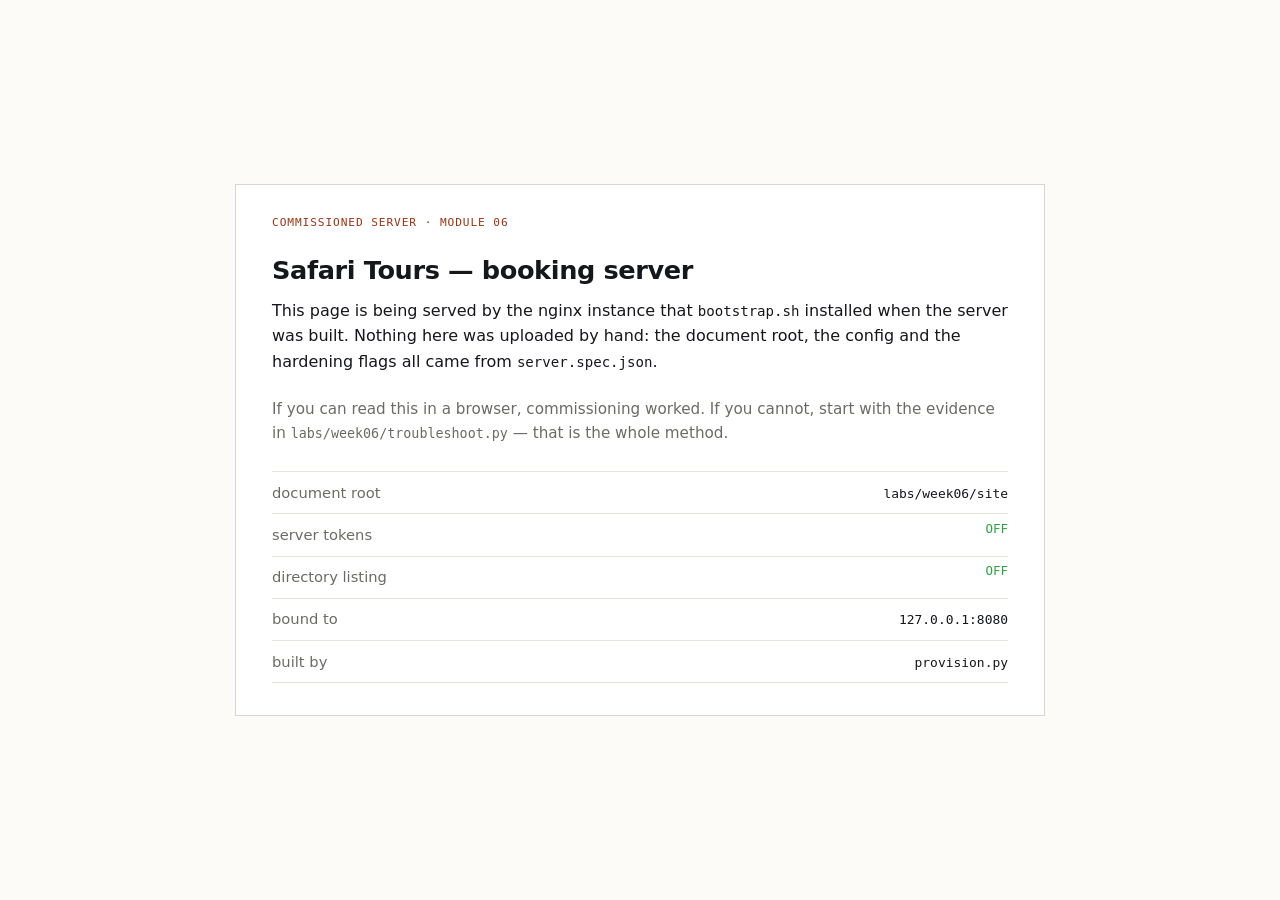
<file: labs/week06/site/index.html>
<!DOCTYPE html>
<html lang="en">
<head>
<meta charset="utf-8" />
<meta name="viewport" content="width=device-width, initial-scale=1" />
<title>Booking server — commissioned</title>
<style>
  :root { color-scheme: light dark; }
  html, body { margin: 0; height: 100%; }
  body {
    display: grid; place-items: center;
    background: #fcfbf7; color: #15171b;
    font: 16px/1.6 system-ui, -apple-system, "Segoe UI", sans-serif;
  }
  @media (prefers-color-scheme: dark) {
    body { background: #101114; color: #ecebe6; }
    .card { background: #1a1c21 !important; border-color: #2b2d32 !important; }
    .row + .row { border-color: #2b2d32 !important; }
    .muted { color: #8d8d88 !important; }
  }
  .card {
    width: min(46rem, calc(100vw - 3rem));
    border: 1px solid #d9d7cf; background: #fff;
    padding: 2rem 2.25rem;
  }
  .tag {
    font: 500 0.7rem/1 ui-monospace, monospace; letter-spacing: 0.08em;
    text-transform: uppercase; color: #9a3412;
  }
  h1 { font-size: 1.6rem; margin: 0.6rem 0 0.4rem; letter-spacing: -0.015em; }
  p { margin: 0 0 1.4rem; }
  .muted { color: #6b6b66; font-size: 0.95rem; }
  .rows { border-top: 1px solid #e4e2da; margin-top: 1.6rem; }
  .row { display: flex; justify-content: space-between; gap: 1rem; padding: 0.55rem 0; border-bottom: 1px solid #e4e2da; font-size: 0.92rem; }
  .row span:first-child { color: #6b6b66; }
  .ok { font: 500 0.78rem/1 ui-monospace, monospace; color: #2ea043; }
  code { font-family: ui-monospace, monospace; font-size: 0.88em; }
</style>
</head>
<body>
  <main class="card">
    <p class="tag">commissioned server · module 06</p>
    <h1>Safari Tours — booking server</h1>
    <p>
      This page is being served by the nginx instance that <code>bootstrap.sh</code> installed when the
      server was built. Nothing here was uploaded by hand: the document root, the config and the hardening
      flags all came from <code>server.spec.json</code>.
    </p>
    <p class="muted">
      If you can read this in a browser, commissioning worked. If you cannot, start with the evidence in
      <code>labs/week06/troubleshoot.py</code> — that is the whole method.
    </p>
    <div class="rows">
      <div class="row"><span>document root</span><span><code>labs/week06/site</code></span></div>
      <div class="row"><span>server tokens</span><span class="ok">OFF</span></div>
      <div class="row"><span>directory listing</span><span class="ok">OFF</span></div>
      <div class="row"><span>bound to</span><span><code>127.0.0.1:8080</code></span></div>
      <div class="row"><span>built by</span><span><code>provision.py</code></span></div>
    </div>
  </main>
</body>
</html>
</file>
<file: assets/css/styles.css>
/* ==========================================================================
   Cloud computing security — module 01
   Design system: technical document. Ink on paper, one accent, no decoration
   that carries no information.

   Type roles (after the Geist type-role discipline):
     display  — the page-defining statement only
     title    — section headings
     body     — reading copy
     label    — compact names, table captions
     meta     — monospace: identifiers, regions, timings, code only
   ========================================================================== */

/* ------------------------------------------------------------------ tokens */

:root {
  color-scheme: light;

  --paper: #fcfbf7;
  --paper-2: #f5f3ec;
  --surface: #ffffff;
  --ink: #15171b;
  --ink-2: #3c424b;
  --ink-3: #6d747d;
  --rule: #dfdcd2;
  --rule-2: #b9b5a8;
  --accent: #9a3412;
  --accent-soft: #f3e7df;
  --ok: #1c6446;
  --bad: #9a2c1c;

  --fs-display: clamp(2rem, 4.6vw, 3.35rem);
  --fs-title: clamp(1.3125rem, 2.1vw, 1.625rem);
  --fs-sub: 1.0625rem;
  --fs-body: 1.0625rem;
  --fs-small: 0.9375rem;
  --fs-meta: 0.75rem;

  --s1: 0.25rem;
  --s2: 0.5rem;
  --s3: 0.75rem;
  --s4: 1rem;
  --s5: 1.5rem;
  --s6: 2rem;
  --s7: 3rem;
  --s8: 4.5rem;
  --s9: 6rem;

  --sans: "Archivo", "Helvetica Neue", Helvetica, Arial, sans-serif;
  --serif: "Newsreader", Georgia, "Times New Roman", serif;
  --mono: "JetBrains Mono", ui-monospace, SFMono-Regular, Menlo, Consolas, monospace;

  --ease: cubic-bezier(0.2, 0, 0, 1);
  --t-fast: 140ms;
  --t: 220ms;
}

@media (prefers-color-scheme: dark) {
  :root {
    color-scheme: dark;

    --paper: #101114;
    --paper-2: #16181c;
    --surface: #1a1c21;
    --ink: #ecebe6;
    --ink-2: #c2c1bb;
    --ink-3: #8d8d88;
    --rule: #2b2d32;
    --rule-2: #43464c;
    --accent: #e07a4f;
    --accent-soft: #2a1c15;
    --ok: #6dc4a0;
    --bad: #ec8a7b;
  }
}

/* ------------------------------------------------------------------- reset */

*,
*::before,
*::after { box-sizing: border-box; }

html {
  -webkit-text-size-adjust: 100%;
  scroll-behavior: smooth;
  scroll-padding-top: 5.5rem;
}

body {
  margin: 0;
  background: var(--paper);
  color: var(--ink);
  font-family: var(--sans);
  font-size: var(--fs-body);
  line-height: 1.6;
  font-synthesis-weight: none;
  -webkit-font-smoothing: antialiased;
  text-rendering: optimizeLegibility;
}

img, svg, canvas { display: block; max-width: 100%; }

h1, h2, h3, h4, p, ul, ol, dl, dd, figure, blockquote { margin: 0; }

a {
  color: inherit;
  text-decoration-line: underline;
  text-decoration-thickness: 1px;
  text-underline-offset: 0.18em;
  text-decoration-color: var(--rule-2);
  transition: text-decoration-color var(--t-fast) var(--ease), color var(--t-fast) var(--ease);
}
a:hover { text-decoration-color: var(--accent); color: var(--accent); }

:focus-visible {
  outline: 2px solid var(--accent);
  outline-offset: 2px;
  border-radius: 1px;
}

::selection { background: var(--accent-soft); color: var(--ink); }

.visually-hidden {
  position: absolute;
  width: 1px;
  height: 1px;
  margin: -1px;
  padding: 0;
  overflow: hidden;
  clip-path: inset(50%);
  white-space: nowrap;
  border: 0;
}

.skip {
  position: absolute;
  left: var(--s4);
  top: -4rem;
  z-index: 100;
  background: var(--ink);
  color: var(--paper);
  padding: var(--s2) var(--s4);
  font-size: var(--fs-small);
  border-radius: 2px;
  transition: top var(--t) var(--ease);
}
.skip:focus { top: var(--s3); text-decoration: none; }

.shell {
  width: min(1180px, 100% - 2.5rem);
  margin-inline: auto;
}

/* ---------------------------------------------------------------- top bar */

.progress {
  position: fixed;
  inset: 0 0 auto;
  height: 2px;
  background: transparent;
  z-index: 60;
}
.progress__bar {
  display: block;
  height: 100%;
  width: 0;
  background: var(--accent);
}

.topbar {
  position: sticky;
  top: 0;
  z-index: 50;
  background: var(--paper);
  border-bottom: 1px solid var(--rule);
}

.topbar__in {
  display: flex;
  align-items: center;
  justify-content: space-between;
  gap: var(--s5);
  height: 3.5rem;
}

.wordmark {
  display: inline-flex;
  align-items: center;
  gap: var(--s2);
  font-family: var(--mono);
  font-size: 0.8125rem;
  letter-spacing: -0.01em;
  text-decoration: none;
  white-space: nowrap;
}
.wordmark:hover { color: var(--ink); }
.wordmark__mark {
  width: 0.5rem;
  height: 0.5rem;
  background: var(--accent);
  flex: none;
}
.wordmark span { color: var(--ink-3); }

.topbar__nav {
  display: flex;
  align-items: center;
  gap: var(--s5);
  font-size: var(--fs-small);
  white-space: nowrap;
}
.topbar__nav a { text-decoration: none; color: var(--ink-2); }
.topbar__nav a:hover { color: var(--accent); }

/* --------------------------------------------------------------- masthead */

.masthead {
  display: grid;
  grid-template-columns: minmax(0, 1.15fr) minmax(0, 0.85fr);
  gap: var(--s8) var(--s7);
  align-items: start;
  padding: var(--s7) 0 var(--s6);
  animation: enter 500ms var(--ease) both;
}

@keyframes enter {
  from { opacity: 0; transform: translateY(6px); }
  to { opacity: 1; transform: none; }
}

.kicker {
  display: flex;
  align-items: center;
  gap: var(--s3);
  font-family: var(--mono);
  font-size: var(--fs-meta);
  color: var(--ink-3);
  margin-bottom: var(--s5);
}
.kicker::before {
  content: "";
  width: 1.5rem;
  height: 1px;
  background: var(--accent);
  flex: none;
}

.masthead h1 {
  font-size: var(--fs-display);
  font-weight: 600;
  line-height: 1.06;
  letter-spacing: -0.03em;
  text-wrap: balance;
  margin-bottom: var(--s5);
}

.lede {
  font-size: var(--fs-sub);
  line-height: 1.62;
  color: var(--ink-2);
  max-width: 46ch;
  text-wrap: pretty;
}

.masthead__actions {
  display: flex;
  align-items: center;
  gap: var(--s5);
  margin-top: var(--s6);
  flex-wrap: wrap;
}

.btn {
  display: inline-flex;
  align-items: center;
  gap: var(--s2);
  padding: 0.6875rem 1.125rem;
  background: var(--ink);
  color: var(--paper);
  font-size: var(--fs-small);
  font-weight: 500;
  border: 1px solid var(--ink);
  border-radius: 2px;
  text-decoration: none;
  transition: background var(--t-fast) var(--ease), color var(--t-fast) var(--ease);
}
.btn:hover {
  background: var(--accent);
  border-color: var(--accent);
  color: #fff;
  text-decoration: none;
}
.btn--quiet {
  background: transparent;
  color: var(--ink);
  border-color: var(--rule-2);
}
.btn--quiet:hover { background: var(--ink); color: var(--paper); border-color: var(--ink); }

.quiet-link {
  font-size: var(--fs-small);
  color: var(--ink-2);
  text-decoration-color: var(--rule-2);
}

/* ------------------------------------------------------------- schematic */

.schematic {
  border: 1px solid var(--rule);
  background: var(--surface);
  padding: var(--s4);
}

.schematic__head {
  display: flex;
  justify-content: space-between;
  gap: var(--s4);
  font-family: var(--mono);
  font-size: var(--fs-meta);
  color: var(--ink-3);
  padding-bottom: var(--s3);
  border-bottom: 1px solid var(--rule);
  margin-bottom: var(--s3);
}

.schematic svg { width: 100%; height: auto; }

.schematic__legend {
  display: flex;
  flex-wrap: wrap;
  gap: var(--s4);
  font-family: var(--mono);
  font-size: var(--fs-meta);
  color: var(--ink-3);
  border-top: 1px solid var(--rule);
  padding-top: var(--s3);
  margin-top: var(--s3);
}
.legend-item { display: inline-flex; align-items: center; gap: var(--s2); }
.legend-line { width: 1.25rem; height: 1px; background: var(--ink-3); flex: none; }
.legend-line--dash { background: repeating-linear-gradient(90deg, var(--ink-3) 0 3px, transparent 3px 6px); }

/* svg primitives */
.node { fill: var(--surface); stroke: var(--rule-2); stroke-width: 1; }
.node-line { stroke: var(--rule); stroke-width: 1; }
.wire { stroke: var(--rule-2); stroke-width: 1; fill: none; }
.wire--repl { stroke-dasharray: 3 4; }
.flow {
  stroke: var(--accent);
  stroke-width: 1.25;
  fill: none;
  stroke-dasharray: 4 10;
  animation: flow 3.4s linear infinite;
}
@keyframes flow {
  to { stroke-dashoffset: -56; }
}
.svg-label {
  font-family: var(--mono);
  font-size: 11px;
  fill: var(--ink-3);
  letter-spacing: -0.02em;
}
.svg-label--ink { fill: var(--ink-2); }
.svg-label--accent { fill: var(--accent); }

/* ------------------------------------------------------------ meta strip */

.meta-strip {
  display: grid;
  grid-template-columns: repeat(5, minmax(0, 1fr));
  border-top: 1px solid var(--rule-2);
  border-bottom: 1px solid var(--rule);
  padding: var(--s4) 0;
  gap: var(--s5);
  margin-bottom: var(--s7);
}
.meta-strip div { min-width: 0; }
.meta-strip dt {
  font-family: var(--mono);
  font-size: var(--fs-meta);
  color: var(--ink-3);
  margin-bottom: var(--s1);
}
.meta-strip dd {
  font-size: var(--fs-small);
  color: var(--ink);
  text-wrap: pretty;
}
.meta-strip dd a { text-decoration-color: var(--rule-2); }

/* --------------------------------------------------------------- document */

.doc {
  display: grid;
  grid-template-columns: 10.5rem minmax(0, 1fr);
  gap: var(--s8);
  padding-bottom: var(--s9);
  align-items: start;
}

.toc {
  position: sticky;
  top: 5.25rem;
  font-size: var(--fs-small);
}

.toc__title {
  font-family: var(--mono);
  font-size: var(--fs-meta);
  color: var(--ink-3);
  padding-bottom: var(--s3);
  border-bottom: 1px solid var(--rule);
  margin-bottom: var(--s3);
}

.toc__list {
  list-style: none;
  padding: 0;
  display: grid;
  gap: 1px;
}
.toc__list a {
  display: grid;
  grid-template-columns: 1.5rem minmax(0, 1fr);
  gap: var(--s2);
  padding: var(--s2) 0;
  color: var(--ink-3);
  text-decoration: none;
  line-height: 1.35;
  transition: color var(--t-fast) var(--ease);
}
.toc__list a span {
  font-family: var(--mono);
  font-size: 0.6875rem;
  color: var(--ink-3);
  padding-top: 0.15em;
}
.toc__list a:hover { color: var(--ink); }
.toc__list a.is-current { color: var(--ink); }
.toc__list a.is-current span { color: var(--accent); }

.doc__main { min-width: 0; max-width: 47rem; }

/* ---------------------------------------------------------------- section */

.sec {
  padding: var(--s6) 0 var(--s7);
  border-top: 1px solid var(--rule);
}
.sec:first-child { border-top: 0; padding-top: 0; }

.sec-head {
  display: grid;
  grid-template-columns: 3.25rem minmax(0, 1fr);
  gap: var(--s3);
  align-items: baseline;
  margin-bottom: var(--s5);
}

.sec-idx {
  font-family: var(--mono);
  font-size: var(--fs-meta);
  color: var(--accent);
  padding-top: 0.45em;
}

.sec-head h2 {
  font-size: var(--fs-title);
  font-weight: 600;
  line-height: 1.2;
  letter-spacing: -0.02em;
  text-wrap: balance;
}

.sec-head > div > p {
  color: var(--ink-2);
  font-size: var(--fs-small);
  max-width: 54ch;
  margin-top: var(--s2);
  text-wrap: pretty;
}

.sec-body > * + * { margin-top: var(--s4); }
.sec-body p { color: var(--ink-2); max-width: 62ch; text-wrap: pretty; }
.sec-body strong { color: var(--ink); font-weight: 600; }
.sec-body h3 {
  font-size: 1.0625rem;
  font-weight: 600;
  letter-spacing: -0.01em;
  margin-top: var(--s6);
}
.sec-body a { color: var(--ink); }

/* indent body content to align past the number gutter */
.sec-body { padding-left: 3.25rem; }

@media (max-width: 700px) {
  .sec-body { padding-left: 0; }
  .sec-head { grid-template-columns: 2.5rem minmax(0, 1fr); }
}

/* -------------------------------------------------------------- pullquote */

.pullquote {
  border-left: 2px solid var(--accent);
  padding: var(--s1) 0 var(--s1) var(--s5);
  margin: var(--s5) 0;
}
.pullquote p {
  font-family: var(--serif);
  font-size: 1.375rem;
  line-height: 1.42;
  color: var(--ink);
  max-width: 34ch;
}
.pullquote footer {
  font-family: var(--mono);
  font-size: var(--fs-meta);
  color: var(--ink-3);
  margin-top: var(--s3);
}

/* ------------------------------------------------------------------ notes */

.note {
  border-top: 1px solid var(--rule);
  padding-top: var(--s3);
  margin: var(--s5) 0;
}
.note__label {
  font-family: var(--mono);
  font-size: var(--fs-meta);
  color: var(--accent);
  margin-bottom: var(--s2);
}
.note p { font-size: var(--fs-small); color: var(--ink-2); }

/* ----------------------------------------------------------------- tables */

.tbl-wrap { overflow-x: auto; margin: var(--s5) 0; }

.tbl {
  width: 100%;
  border-collapse: collapse;
  font-size: var(--fs-small);
  font-variant-numeric: tabular-nums;
  min-width: 34rem;
}
.tbl caption {
  text-align: left;
  font-family: var(--mono);
  font-size: var(--fs-meta);
  color: var(--ink-3);
  padding-bottom: var(--s3);
}
.tbl th {
  text-align: left;
  font-weight: 600;
  font-size: 0.8125rem;
  color: var(--ink);
  padding: 0 var(--s4) var(--s2) 0;
  border-bottom: 1px solid var(--rule-2);
  white-space: normal;
}
.tbl td {
  padding: var(--s3) var(--s3) var(--s3) 0;
  border-bottom: 1px solid var(--rule);
  color: var(--ink-2);
  vertical-align: top;
}
.tbl tr:last-child td { border-bottom: 0; }
.tbl td:first-child { color: var(--ink); }
.tbl th:last-child, .tbl td:last-child { padding-right: 0; }
.tbl .num { text-align: right; font-family: var(--mono); font-size: 0.8125rem; white-space: nowrap; }
.tbl .id { font-family: var(--mono); font-size: 0.8125rem; white-space: nowrap; }

/* ------------------------------------------------------------ range marks */

.range {
  position: relative;
  display: block;
  height: 0.875rem;
  min-width: 5.5rem;
}
.range::before {
  content: "";
  position: absolute;
  left: 0;
  right: 0;
  top: 50%;
  height: 1px;
  background: var(--rule);
}
.range__fill {
  position: absolute;
  top: 50%;
  height: 1px;
  background: var(--ink-3);
  transform: translateY(-50%);
}
.range__dot {
  position: absolute;
  top: 50%;
  width: 5px;
  height: 5px;
  background: var(--accent);
  border-radius: 50%;
  transform: translate(-50%, -50%);
}
.range--best .range__dot { background: var(--ok); }

/* -------------------------------------------------------------- alpha list */

.fallacies {
  list-style: none;
  padding: 0;
  margin: var(--s5) 0 0;
  border-top: 1px solid var(--rule-2);
}

.fallacy {
  display: grid;
  grid-template-columns: 2.25rem minmax(0, 1fr);
  gap: var(--s3);
  padding: var(--s4) 0;
  border-bottom: 1px solid var(--rule);
}

.fallacy__num {
  font-family: var(--mono);
  font-size: var(--fs-meta);
  color: var(--ink-3);
  padding-top: 0.35em;
}

.fallacy h3 {
  font-size: 1rem;
  font-weight: 600;
  letter-spacing: -0.005em;
  margin-bottom: var(--s1);
}

.fallacy__reality {
  font-size: var(--fs-small);
  color: var(--ink-3);
  margin-bottom: var(--s2);
}

.fallacy__impact {
  font-size: var(--fs-small);
  color: var(--ink-2);
}
.fallacy__impact::before {
  content: "security impact — ";
  font-family: var(--mono);
  font-size: 0.6875rem;
  color: var(--accent);
}

/* ------------------------------------------------------------------ steps */

.steps {
  list-style: none;
  counter-reset: step;
  padding: 0;
  margin: var(--s5) 0 0;
  border-top: 1px solid var(--rule-2);
}
.steps li {
  counter-increment: step;
  display: grid;
  grid-template-columns: 2.25rem minmax(0, 1fr);
  gap: var(--s3);
  padding: var(--s3) 0;
  border-bottom: 1px solid var(--rule);
  font-size: var(--fs-small);
  color: var(--ink-2);
}
.steps li > span {
  font-family: var(--mono);
  font-size: var(--fs-meta);
  color: var(--ink-3);
  padding-top: 0.2em;
}
.steps li > span::before { content: counter(step, decimal-leading-zero); }
.steps b { display: block; color: var(--ink); font-weight: 600; font-size: 1rem; margin-bottom: 0.1rem; }

/* ------------------------------------------------------------------- code */

.code {
  border: 1px solid var(--rule);
  background: var(--surface);
  margin: var(--s4) 0;
  overflow: hidden;
}
.code__head {
  display: flex;
  justify-content: space-between;
  gap: var(--s4);
  font-family: var(--mono);
  font-size: var(--fs-meta);
  color: var(--ink-3);
  padding: var(--s2) var(--s4);
  border-bottom: 1px solid var(--rule);
  background: var(--paper-2);
}
.code__tag { color: var(--accent); }
.code__tag--ok { color: var(--ok); }
.code pre {
  margin: 0;
  padding: var(--s4);
  overflow-x: auto;
  font-family: var(--mono);
  font-size: 0.8125rem;
  line-height: 1.7;
  color: var(--ink-2);
  tab-size: 4;
}
.c-dim { color: var(--ink-3); }
.c-err { color: var(--bad); }
.c-ok { color: var(--ok); }
.c-warn { color: var(--accent); }
.c-prompt { color: var(--ink-3); }

/* -------------------------------------------------------------- measuring */

.measure {
  border: 1px solid var(--rule);
  background: var(--surface);
  padding: var(--s4);
  margin: var(--s4) 0;
}
.measure__head {
  display: flex;
  justify-content: space-between;
  align-items: baseline;
  gap: var(--s4);
  flex-wrap: wrap;
  padding-bottom: var(--s3);
  border-bottom: 1px solid var(--rule);
}
.measure__head p {
  font-family: var(--mono);
  font-size: var(--fs-meta);
  color: var(--ink-3);
}
.measure__grid {
  display: grid;
  grid-template-columns: repeat(auto-fit, minmax(6.5rem, 1fr));
  gap: var(--s4);
  margin-top: var(--s4);
}
.measure__grid dt {
  font-family: var(--mono);
  font-size: var(--fs-meta);
  color: var(--ink-3);
  margin-bottom: var(--s1);
}
.measure__grid dd {
  font-family: var(--mono);
  font-size: 1.0625rem;
  font-variant-numeric: tabular-nums;
  color: var(--ink);
}
.measure__note {
  font-size: var(--fs-small);
  color: var(--ink-3);
  margin-top: var(--s4);
  padding-top: var(--s3);
  border-top: 1px solid var(--rule);
}

.file-path {
  font-family: var(--mono);
  font-size: var(--fs-meta);
  color: var(--ink-3);
  margin-bottom: var(--s4);
}

.mini-btn {
  font-family: var(--sans);
  font-size: 0.8125rem;
  color: var(--ink);
  background: transparent;
  border: 1px solid var(--rule-2);
  border-radius: 2px;
  padding: 0.3125rem 0.625rem;
  cursor: pointer;
  transition: background var(--t-fast) var(--ease), color var(--t-fast) var(--ease), border-color var(--t-fast) var(--ease);
}
.mini-btn:hover { background: var(--ink); border-color: var(--ink); color: var(--paper); }
.mini-btn:disabled { opacity: 0.55; cursor: default; }
.mini-btn:disabled:hover { background: transparent; color: var(--ink); border-color: var(--rule-2); }

/* ------------------------------------------------------------------- quiz */

.quiz { margin-top: var(--s5); border-top: 1px solid var(--rule-2); }

.q {
  border: 0;
  border-bottom: 1px solid var(--rule);
  padding: var(--s4) 0;
  margin: 0;
  min-width: 0;
}

.q legend {
  display: grid;
  grid-template-columns: 2.25rem minmax(0, 1fr);
  gap: var(--s3);
  padding: 0;
  font-size: 1rem;
  font-weight: 500;
  color: var(--ink);
  margin-bottom: var(--s3);
  width: 100%;
}
.q__num {
  font-family: var(--mono);
  font-size: var(--fs-meta);
  color: var(--ink-3);
  font-weight: 400;
  padding-top: 0.3em;
}

.opts {
  display: grid;
  gap: 1px;
  margin-left: 3.25rem;
}
@media (max-width: 700px) { .opts { margin-left: 0; } }

.opt {
  display: grid;
  grid-template-columns: 1rem 1rem minmax(0, 1fr);
  gap: var(--s2);
  align-items: baseline;
  padding: var(--s2) var(--s3);
  font-size: var(--fs-small);
  color: var(--ink-2);
  cursor: pointer;
  border-left: 2px solid transparent;
  transition: background var(--t-fast) var(--ease), color var(--t-fast) var(--ease), border-color var(--t-fast) var(--ease);
}
.opt:hover { background: var(--paper-2); color: var(--ink); }
.opt input {
  appearance: none;
  width: 0.75rem;
  height: 0.75rem;
  margin: 0;
  border: 1px solid var(--rule-2);
  border-radius: 50%;
  display: grid;
  place-content: center;
  cursor: pointer;
  translate: 0 0.1rem;
}
.opt input::before {
  content: "";
  width: 0.375rem;
  height: 0.375rem;
  border-radius: 50%;
  background: var(--ink);
  transform: scale(0);
  transition: transform var(--t-fast) var(--ease);
}
.opt input:checked::before { transform: scale(1); }
.opt input:focus-visible { outline: 2px solid var(--accent); outline-offset: 2px; }
.opt__key { font-family: var(--mono); font-size: 0.6875rem; color: var(--ink-3); }

.opt.is-correct { border-left-color: var(--ok); background: transparent; color: var(--ink); }
.opt.is-correct .opt__key { color: var(--ok); }
.opt.is-wrong { border-left-color: var(--bad); color: var(--ink); }
.opt.is-wrong .opt__key { color: var(--bad); }
.opt.is-locked { cursor: default; }
.opt.is-locked:hover { background: transparent; }

.feedback {
  margin: var(--s3) 0 0 3.25rem;
  font-size: var(--fs-small);
  color: var(--ink-2);
  border-left: 2px solid var(--ok);
  padding-left: var(--s3);
}
.feedback[data-state="wrong"] { border-left-color: var(--bad); }
.feedback b { color: var(--ink); }
@media (max-width: 700px) { .feedback { margin-left: 0; } }

.score {
  display: flex;
  align-items: baseline;
  gap: var(--s4);
  flex-wrap: wrap;
  font-family: var(--mono);
  font-size: var(--fs-meta);
  color: var(--ink-3);
  padding-top: var(--s4);
}
.score__bar {
  flex: 1 1 8rem;
  height: 2px;
  background: var(--rule);
  min-width: 4rem;
}
.score__fill {
  display: block;
  height: 100%;
  width: 0;
  background: var(--ink);
  transition: width var(--t) var(--ease);
}

/* ------------------------------------------------------------- conclusion */

.takeaways {
  list-style: none;
  padding: 0;
  margin: var(--s5) 0 0;
  border-top: 1px solid var(--rule-2);
}
.takeaways li {
  display: grid;
  grid-template-columns: 2.25rem minmax(0, 1fr);
  gap: var(--s3);
  padding: var(--s3) 0;
  border-bottom: 1px solid var(--rule);
  font-size: var(--fs-small);
  color: var(--ink-2);
}
.takeaways .n {
  font-family: var(--mono);
  font-size: var(--fs-meta);
  color: var(--ink-3);
  padding-top: 0.2em;
}
.takeaways b { color: var(--ink); font-weight: 600; }

.next {
  border: 1px solid var(--rule-2);
  padding: var(--s4);
  margin-top: var(--s5);
  display: grid;
  gap: var(--s2);
  background: var(--paper-2);
}
.next__label {
  font-family: var(--mono);
  font-size: var(--fs-meta);
  color: var(--accent);
}
.next h3 { font-size: 1.0625rem; font-weight: 600; }
.next p { font-size: var(--fs-small); color: var(--ink-2); }

.reading {
  margin-top: var(--s5);
  font-size: var(--fs-small);
  color: var(--ink-2);
}
.reading ul { padding-left: 1.1rem; margin-top: var(--s2); display: grid; gap: var(--s1); }

/* ----------------------------------------------------------------- footer */

.foot {
  border-top: 1px solid var(--rule-2);
  background: var(--paper-2);
  padding: var(--s6) 0 var(--s7);
}
.foot__in {
  display: flex;
  justify-content: space-between;
  align-items: baseline;
  gap: var(--s5);
  flex-wrap: wrap;
}
.foot p { font-size: var(--fs-small); color: var(--ink-3); max-width: 46ch; }
.foot__meta {
  font-family: var(--mono);
  font-size: var(--fs-meta);
  color: var(--ink-3);
  display: flex;
  gap: var(--s4);
  flex-wrap: wrap;
}

/* ------------------------------------------------------------- responsive */

@media (max-width: 1000px) {
  .masthead { grid-template-columns: 1fr; gap: var(--s6); }
  .masthead__aside { max-width: 32rem; }
  .doc { grid-template-columns: 1fr; gap: var(--s5); }
  .toc { position: static; display: none; }
  .toc-mobile { display: block; }
  .meta-strip { grid-template-columns: repeat(3, minmax(0, 1fr)); }
  .doc__main { max-width: none; }
}

.toc-mobile {
  display: none;
  border-top: 1px solid var(--rule);
  border-bottom: 1px solid var(--rule);
  padding: var(--s3) 0;
  margin-bottom: var(--s5);
}
.toc-mobile summary {
  font-family: var(--mono);
  font-size: var(--fs-meta);
  color: var(--ink-3);
  cursor: pointer;
  list-style: none;
}
.toc-mobile summary::-webkit-details-marker { display: none; }
.toc-mobile summary::after { content: " ↓"; }
.toc-mobile[open] summary::after { content: " ↑"; }
.toc-mobile ol { margin-top: var(--s3); }
.toc-mobile .toc__list a { padding: var(--s1) 0; }

@media (max-width: 700px) {
  /* the in-page contents rail already covers these links; keep the bar on one line */
  .topbar__nav a:not(:last-child) { display: none; }
  .wordmark span { display: none; }
  .topbar__in { gap: var(--s3); }
}

@media (max-width: 640px) {
  .shell { width: min(1180px, 100% - 1.75rem); }
  .meta-strip { grid-template-columns: repeat(2, minmax(0, 1fr)); gap: var(--s4); }
  .masthead { padding-top: var(--s5); }
  .doc__main { max-width: none; }
  .sec { padding: var(--s5) 0 var(--s6); }
}

/* ------------------------------------------------------------ reduced motion */

@media (prefers-reduced-motion: reduce) {
  html { scroll-behavior: auto; }
  *,
  *::before,
  *::after {
    animation-duration: 0.001ms !important;
    animation-iteration-count: 1 !important;
    transition-duration: 0.001ms !important;
  }
}

/* ------------------------------------------------------- module 02 pieces */

.mono { font-family: var(--mono); font-size: 0.92em; }

.site-hero { padding-bottom: var(--s6); }

.defcard {
  border: 1px solid var(--rule);
  background: var(--surface);
  padding: var(--s4);
}

.factlist { display: grid; gap: 0; margin-top: var(--s2); }
.factlist > div {
  display: grid;
  gap: 0.15rem;
  padding: var(--s2) 0;
  border-bottom: 1px solid var(--rule);
}
.factlist > div:last-child { border-bottom: 0; padding-bottom: 0; }
.factlist dt {
  font-family: var(--mono);
  font-size: var(--fs-meta);
  color: var(--ink-3);
}
.factlist dd { font-size: var(--fs-small); color: var(--ink-2); text-wrap: pretty; }

.defcard__quote {
  font-family: var(--serif);
  font-size: 1.1875rem;
  line-height: 1.45;
  color: var(--ink);
  margin: var(--s4) 0;
  text-wrap: pretty;
}
.defcard__quote cite {
  display: block;
  font-family: var(--mono);
  font-size: var(--fs-meta);
  font-style: normal;
  color: var(--ink-3);
  margin-top: var(--s3);
}

.triad {
  display: grid;
  grid-template-columns: repeat(3, minmax(0, 1fr));
  border-top: 1px solid var(--rule-2);
  border-bottom: 1px solid var(--rule);
  padding: var(--s3) 0;
  margin-bottom: var(--s3);
}
.triad > div + div { border-left: 1px solid var(--rule); padding-left: var(--s3); }
.triad > div {
  display: flex;
  flex-direction: column;
  justify-content: space-between;
  gap: var(--s2);
}
.triad dt {
  font-size: var(--fs-meta);
  color: var(--ink-3);
  line-height: 1.3;
}
.triad dd {
  font-family: var(--mono);
  font-size: 1.75rem;
  line-height: 1.1;
  color: var(--ink);
  margin-top: var(--s2);
}
.defcard__foot { font-size: var(--fs-small); color: var(--ink-3); }

.status {
  display: inline-flex;
  align-items: center;
  gap: 0.45rem;
  font-family: var(--mono);
  font-size: var(--fs-meta);
  color: var(--ink-2);
}
.status::before {
  content: "";
  width: 6px;
  height: 6px;
  background: var(--ok);
}
.status--planned { color: var(--ink-3); }
.status--planned::before { background: var(--rule-2); }

/* self-test and stepped sequences, both native disclosure */
.selftest, .seq { border-top: 1px solid var(--rule-2); margin: var(--s5) 0 0; }
.selftest details, .seq details { border-bottom: 1px solid var(--rule); }
.selftest summary, .seq summary {
  display: grid;
  grid-template-columns: 2.25rem minmax(0, 1fr) auto;
  gap: var(--s3);
  align-items: baseline;
  padding: var(--s3) 0;
  cursor: pointer;
  list-style: none;
}
.selftest summary::-webkit-details-marker,
.seq summary::-webkit-details-marker { display: none; }
.selftest summary:hover .sum-title,
.seq summary:hover .sum-title { color: var(--accent); }
.sum-num {
  font-family: var(--mono);
  font-size: var(--fs-meta);
  color: var(--ink-3);
  padding-top: 0.25em;
}
.sum-title { font-size: 1rem; font-weight: 600; transition: color var(--t-fast) var(--ease); }
.sum-hint {
  font-family: var(--mono);
  font-size: var(--fs-meta);
  color: var(--ink-3);
}
.sum-hint::after { content: "reveal"; }
details[open] > summary .sum-hint::after { content: "hide"; }
.selftest .reveal-body, .seq .reveal-body {
  padding: 0 0 var(--s3) 3.25rem;
  font-size: var(--fs-small);
  color: var(--ink-2);
}
.selftest .reveal-body p + p { margin-top: var(--s2); }
.selftest .reveal-body .risk::before {
  content: "risk — ";
  font-family: var(--mono);
  font-size: 0.6875rem;
  color: var(--accent);
}

/* virtualisation layers */
.layers { border-top: 1px solid var(--rule-2); margin: var(--s5) 0; }
.layers > div {
  display: grid;
  grid-template-columns: 9rem minmax(0, 1fr) auto;
  gap: var(--s4);
  align-items: baseline;
  padding: var(--s3) 0;
  border-bottom: 1px solid var(--rule);
}
.layers dt { font-weight: 600; font-size: var(--fs-small); }
.layers dd { color: var(--ink-2); font-size: var(--fs-small); }
.layers .tag-mono {
  font-family: var(--mono);
  font-size: var(--fs-meta);
  color: var(--ink-3);
  white-space: nowrap;
}
.layers > div.is-key { background: var(--paper-2); }

/* quantitative figure */
.bars { margin: var(--s5) 0; border-top: 1px solid var(--rule-2); padding-top: var(--s4); }
.bar-row {
  display: grid;
  grid-template-columns: 8.5rem minmax(0, 1fr) 4.5rem;
  gap: var(--s3);
  align-items: center;
  font-size: var(--fs-small);
  padding: 0.3rem 0;
}
.bar-track { background: repeating-linear-gradient(90deg, var(--rule) 0 1px, transparent 1px 25%); height: 14px; }
.bar-fill-x { height: 100%; background: var(--ink); }
.bar-fill-x.is-peak { background: var(--accent); }
.bar-val { font-family: var(--mono); font-size: var(--fs-meta); text-align: right; }

/* benefits and risks ledger */
.ledger { display: grid; grid-template-columns: 1fr 1fr; gap: var(--s6); margin-top: var(--s5); }
.ledger h3 { font-size: 1rem; font-weight: 600; padding-bottom: var(--s2); border-bottom: 1px solid var(--rule-2); }
.ledger ul { list-style: none; padding: 0; margin: 0; }
.ledger li {
  display: grid;
  grid-template-columns: 1rem minmax(0, 1fr);
  gap: var(--s2);
  padding: var(--s2) 0;
  border-bottom: 1px solid var(--rule);
  font-size: var(--fs-small);
  color: var(--ink-2);
}
.ledger li::before { font-family: var(--mono); color: var(--ok); content: "+"; }
.ledger .risk li::before { color: var(--bad); content: "−"; }

/* sortable table */
.tbl button.sort {
  font: inherit;
  font-weight: 600;
  color: inherit;
  background: none;
  border: 0;
  padding: 0;
  cursor: pointer;
  display: inline-flex;
  align-items: center;
  gap: 0.35rem;
}
.tbl button.sort:hover { color: var(--accent); }
.tbl button.sort::after { content: "↕"; color: var(--rule-2); font-size: 0.9em; }
.tbl th[aria-sort="ascending"] button.sort::after { content: "↑"; color: var(--accent); }
.tbl th[aria-sort="descending"] button.sort::after { content: "↓"; color: var(--accent); }

/* footer pager between modules */
.pager {
  display: flex;
  justify-content: space-between;
  gap: var(--s5);
  flex-wrap: wrap;
  border-top: 1px solid var(--rule-2);
  margin-top: var(--s6);
  padding-top: var(--s4);
}
.pager a { text-decoration: none; display: grid; gap: 0.2rem; font-size: var(--fs-small); color: var(--ink); }
.pager a:hover { color: var(--accent); }
.pager span { font-family: var(--mono); font-size: var(--fs-meta); color: var(--ink-3); }

/* ------------------------------------------------------- module 03 pieces */

/* ownership bars: one bar per model, filled segments = provider-managed */
.ownbars {
  border: 1px solid var(--rule);
  background: var(--surface);
  padding: var(--s4);
}
.ownbars__grid {
  display: grid;
  grid-template-columns: repeat(4, minmax(0, 1fr));
  gap: var(--s3);
  margin-top: var(--s3);
}
.ownbar__stack { display: grid; gap: 2px; }
.seg {
  display: block;
  height: 13px;
  border: 1px solid var(--rule-2);
  background: transparent;
}
.seg--provider { background: var(--ink); border-color: var(--ink); }
.ownbar__label {
  display: flex;
  justify-content: space-between;
  gap: 0.3rem;
  font-family: var(--mono);
  font-size: var(--fs-meta);
  color: var(--ink-3);
  margin-top: var(--s2);
}
.ownbar__label span { color: var(--ink); }
.ownbars__cap {
  display: flex;
  flex-wrap: wrap;
  align-items: center;
  gap: var(--s2) var(--s4);
  border-top: 1px solid var(--rule);
  margin-top: var(--s4);
  padding-top: var(--s3);
  font-size: var(--fs-meta);
  color: var(--ink-3);
}
.ownbars__cap strong { color: var(--ink-2); font-weight: 500; }
.legend-swatch {
  width: 0.6rem;
  height: 0.6rem;
  border: 1px solid var(--rule-2);
  display: inline-block;
  flex: none;
}
.legend-swatch--fill { background: var(--ink); border-color: var(--ink); }

/* the responsibility matrix */
.stackfig {
  border: 1px solid var(--rule);
  background: var(--surface);
  padding: var(--s4);
  margin: var(--s5) 0;
}
.stack-controls { display: flex; flex-wrap: wrap; gap: var(--s2); margin-bottom: var(--s4); }
.legend-item { display: inline-flex; align-items: center; gap: 0.4rem; }
.chip-btn {
  font: inherit;
  font-size: var(--fs-small);
  padding: 0.32rem 0.7rem;
  background: transparent;
  border: 1px solid var(--rule-2);
  border-radius: 2px;
  color: var(--ink-2);
  cursor: pointer;
  transition: background var(--t-fast) var(--ease), color var(--t-fast) var(--ease), border-color var(--t-fast) var(--ease);
}
.chip-btn:hover { border-color: var(--ink); color: var(--ink); }
.chip-btn[aria-pressed="true"] { background: var(--ink); color: var(--paper); border-color: var(--ink); }

.stack { width: 100%; border-collapse: collapse; font-size: var(--fs-small); }
.stack thead th {
  font-family: var(--mono);
  font-size: var(--fs-meta);
  font-weight: 400;
  color: var(--ink-3);
  text-align: center;
  padding: 0 0 var(--s3);
  border-bottom: 1px solid var(--rule-2);
}
.stack thead th:first-child { text-align: left; }
.stack tbody th {
  text-align: left;
  font-weight: 500;
  white-space: nowrap;
  padding: var(--s2) var(--s3) var(--s2) 0;
  border-bottom: 1px solid var(--rule);
}
.stack td { text-align: center; padding: var(--s2) 0; border-bottom: 1px solid var(--rule); }
.own { display: inline-block; width: 0.7rem; height: 0.7rem; border: 1px solid var(--ink-3); }
.own--provider { background: var(--ink); border-color: var(--ink); }

.stack-legend {
  display: flex;
  gap: var(--s4);
  flex-wrap: wrap;
  font-size: var(--fs-meta);
  color: var(--ink-3);
  margin-top: var(--s3);
}
.stack-summary {
  border-top: 1px solid var(--rule);
  margin-top: var(--s3);
  padding-top: var(--s3);
  font-size: var(--fs-small);
  color: var(--ink-2);
  min-height: 2.9em;
}

/* focus one model at a time */
.stackfig:not([data-focus="none"]) .stack td[data-col],
.stackfig:not([data-focus="none"]) .stack th[data-col] { opacity: 0.3; }
.stackfig[data-focus="onprem"] td[data-col="onprem"],
.stackfig[data-focus="iaas"] td[data-col="iaas"],
.stackfig[data-focus="paas"] td[data-col="paas"],
.stackfig[data-focus="saas"] td[data-col="saas"] { opacity: 1; background: var(--accent-soft); }
.stackfig[data-focus="onprem"] th[data-col="onprem"],
.stackfig[data-focus="iaas"] th[data-col="iaas"],
.stackfig[data-focus="paas"] th[data-col="paas"],
.stackfig[data-focus="saas"] th[data-col="saas"] { opacity: 1; color: var(--accent); }

/* per-model spec sheets */
.modelspec { border-top: 1px solid var(--rule-2); margin-top: var(--s5); }
.modelspec__row {
  display: grid;
  grid-template-columns: 4.5rem minmax(0, 1fr);
  gap: var(--s4);
  padding: var(--s4) 0;
  border-bottom: 1px solid var(--rule);
}
.modelspec__label {
  font-family: var(--mono);
  font-size: var(--fs-meta);
  color: var(--accent);
  padding-top: 0.3em;
}
.modelspec h3 { font-size: 1rem; font-weight: 600; margin-bottom: var(--s2); }
.modelspec .factlist > div { padding: var(--s1) 0; }

/* neutral two-column lists */
.split { display: grid; grid-template-columns: 1fr 1fr; gap: var(--s6); margin-top: var(--s5); }
.split h3 {
  font-size: 1rem;
  padding-bottom: var(--s2);
  border-bottom: 1px solid var(--rule-2);
  margin-bottom: var(--s2);
}
.split ul { list-style: none; padding: 0; margin: 0; }
.split li {
  padding: var(--s2) 0;
  border-bottom: 1px solid var(--rule);
  font-size: var(--fs-small);
  color: var(--ink-2);
}

/* responsibility verdicts (module 07) */
.v {
  display: inline-block;
  padding: 0.1em 0.5em;
  border: 1px solid currentColor;
  font-family: var(--font-mono);
  font-size: 0.72rem;
  line-height: 1.5;
  white-space: nowrap;
}
.v--c { color: #1f6f4a; }
.v--s { color: #b45309; }
.v--p { color: #334e7d; }
@media (prefers-color-scheme: dark) {
  .v--c { color: #6fcf9b; }
  .v--s { color: #f0b46a; }
  .v--p { color: #8fb0e8; }
}
.tbl--matrix td:nth-child(n + 2) { text-align: left; }

/* screenshots (module 06) */
.shot {
  margin: var(--s5) 0;
  border: 1px solid var(--rule);
  background: var(--surface);
  padding: var(--s3);
}
.shot img {
  display: block;
  width: 100%;
  height: auto;
  border: 1px solid var(--rule);
}
.shot figcaption {
  margin-top: var(--s2);
  font-size: var(--fs-meta);
  color: var(--ink-3);
}
.code__tag--fail { color: var(--accent); border-color: currentColor; }

/* signing stepper (module 04) */
.step { margin-top: var(--s3); }
.step__label {
  font-family: var(--mono);
  font-size: var(--fs-meta);
  color: var(--accent);
  margin-bottom: var(--s2);
}
.step pre {
  font-family: var(--mono);
  font-size: var(--fs-meta);
  line-height: 1.65;
  background: var(--paper-2);
  border: 1px solid var(--rule);
  padding: var(--s3);
  overflow-x: auto;
  color: var(--ink-2);
}
.step p:not(.step__label) {
  margin-top: var(--s2);
  font-size: var(--fs-small);
  color: var(--ink-2);
}

@media (max-width: 720px) {
  .split { grid-template-columns: 1fr; gap: var(--s5); }
  .modelspec__row { grid-template-columns: 1fr; gap: var(--s1); }
  .ownbars__grid { gap: var(--s2); }
}

/* --------------------------------------------------------------------- print */

@media print {
  .topbar, .progress, .toc, .toc-mobile, .skip, .masthead__actions { display: none; }
  body { background: #fff; color: #000; font-size: 10.5pt; }
  .doc { display: block; }
  .doc__main { max-width: none; }
  .sec { border-top: 1px solid #ccc; break-inside: avoid; }
  .masthead { display: block; }
  .code pre { white-space: pre-wrap; }
}
</file>
